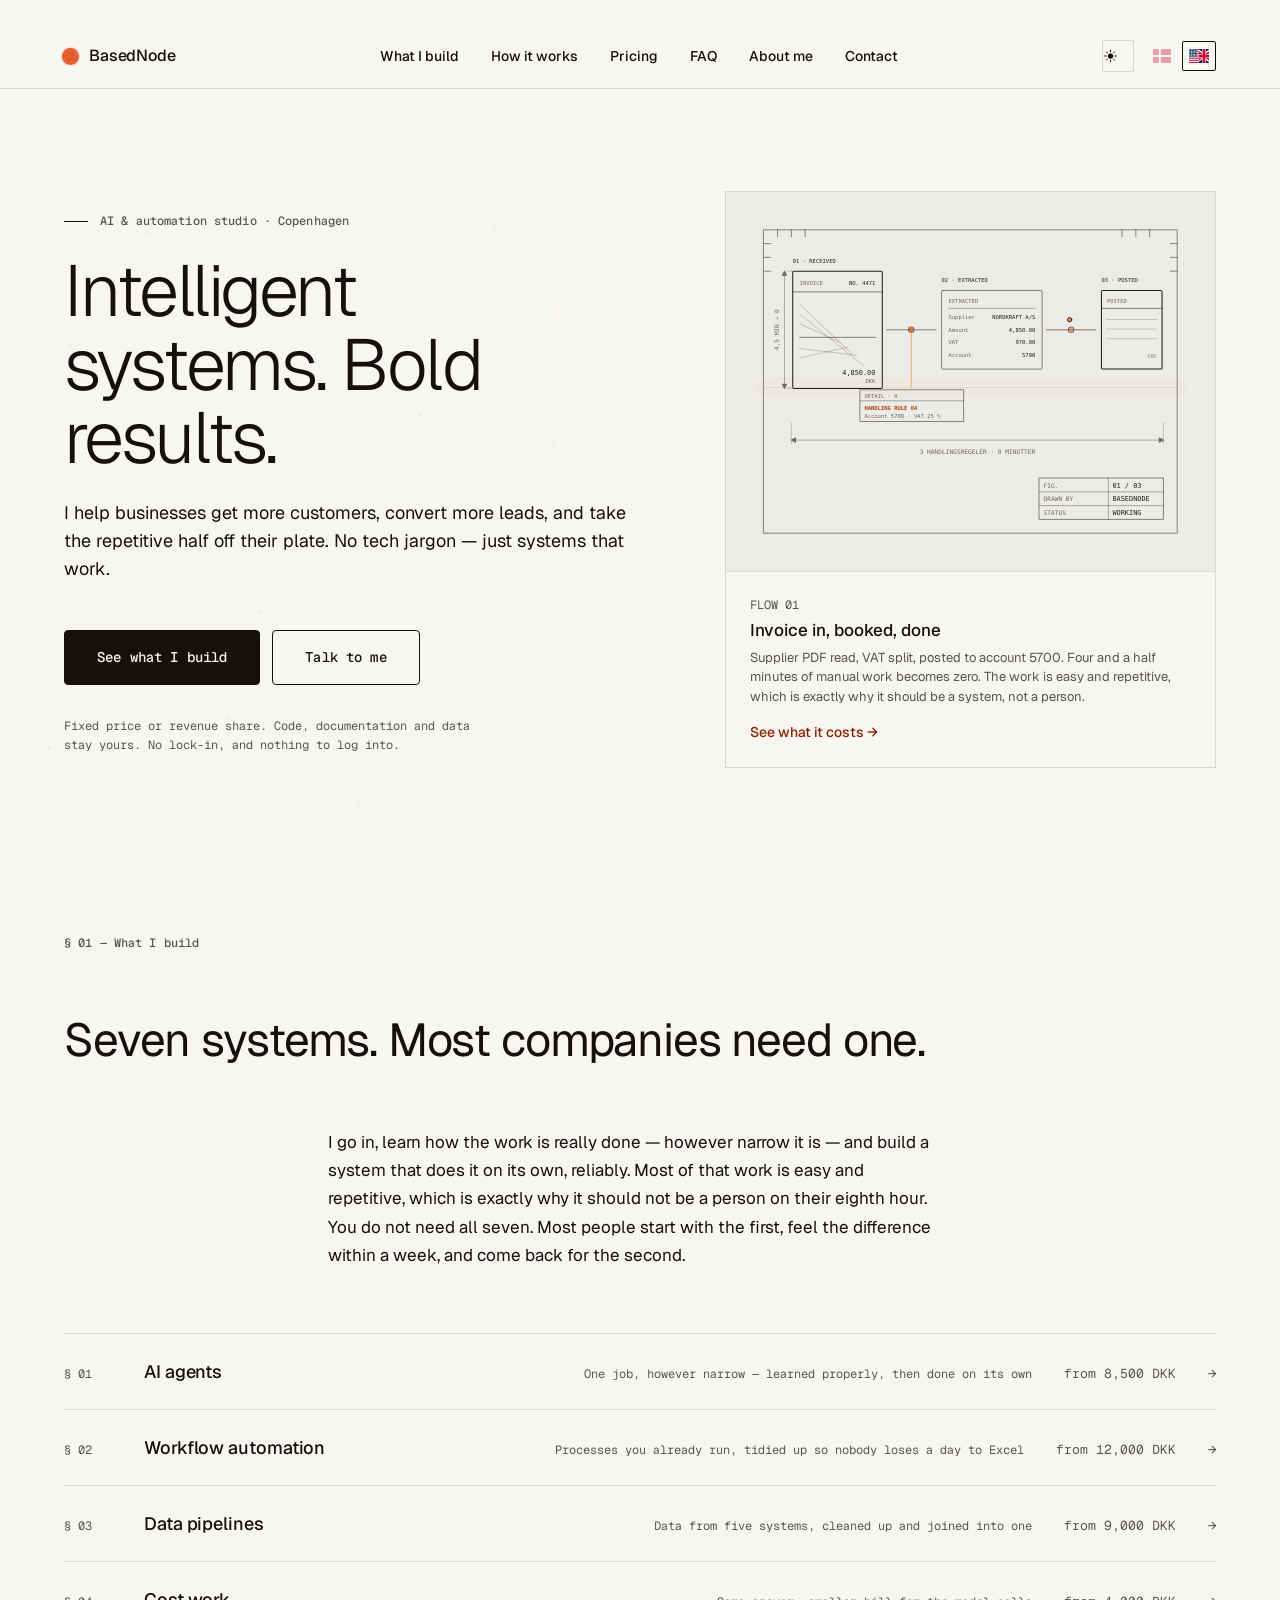
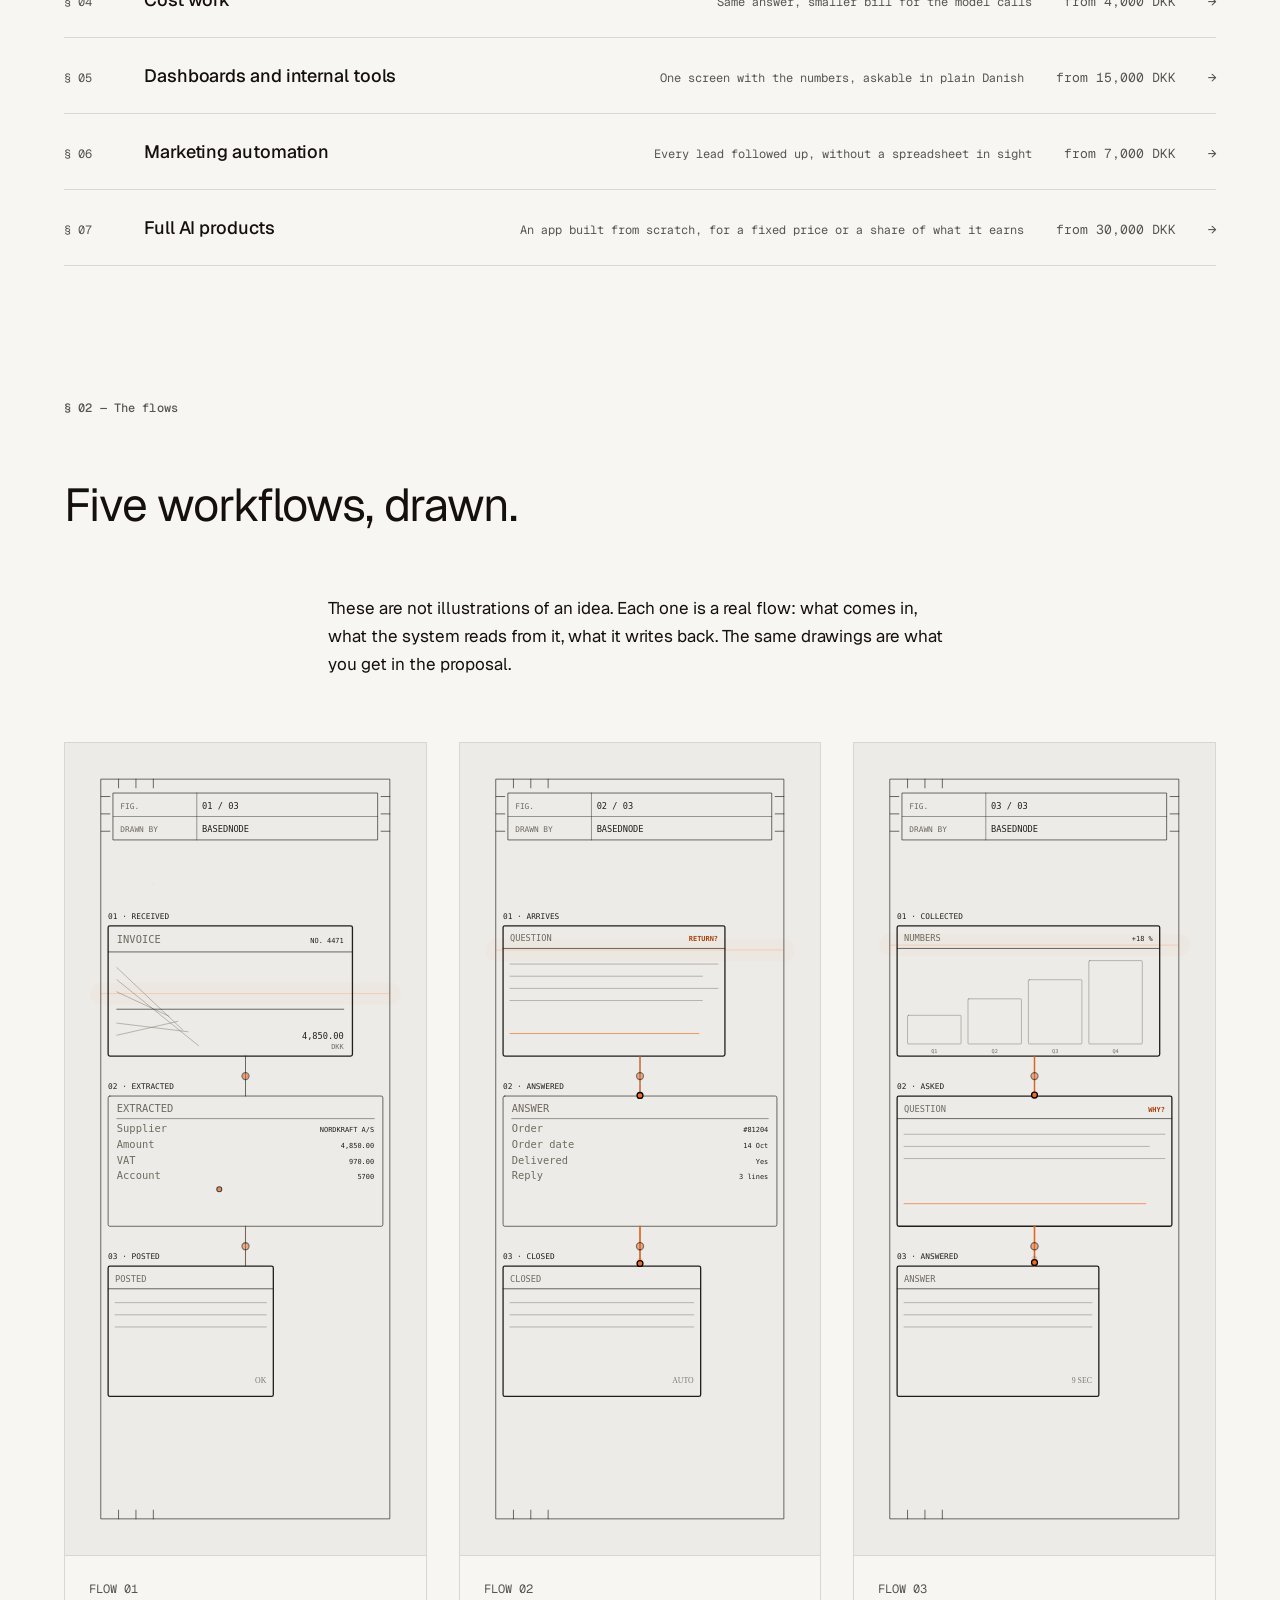
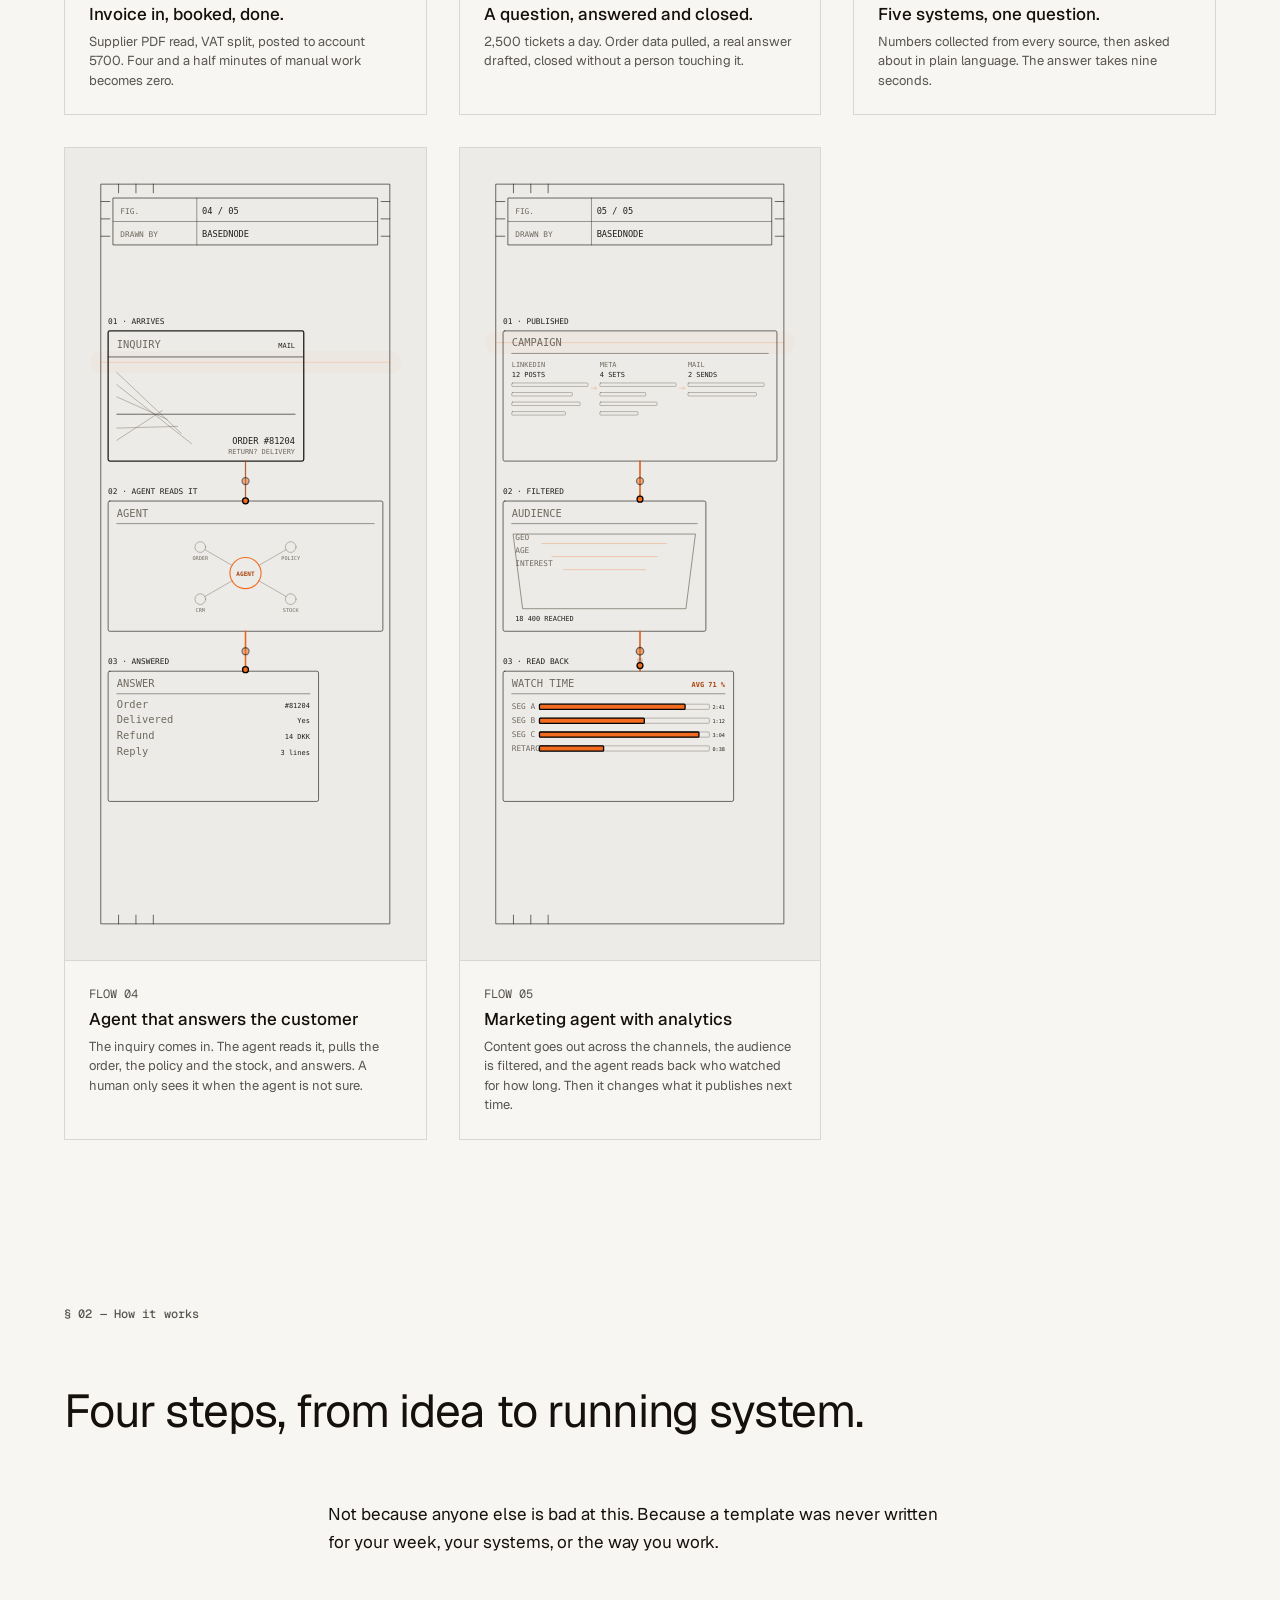
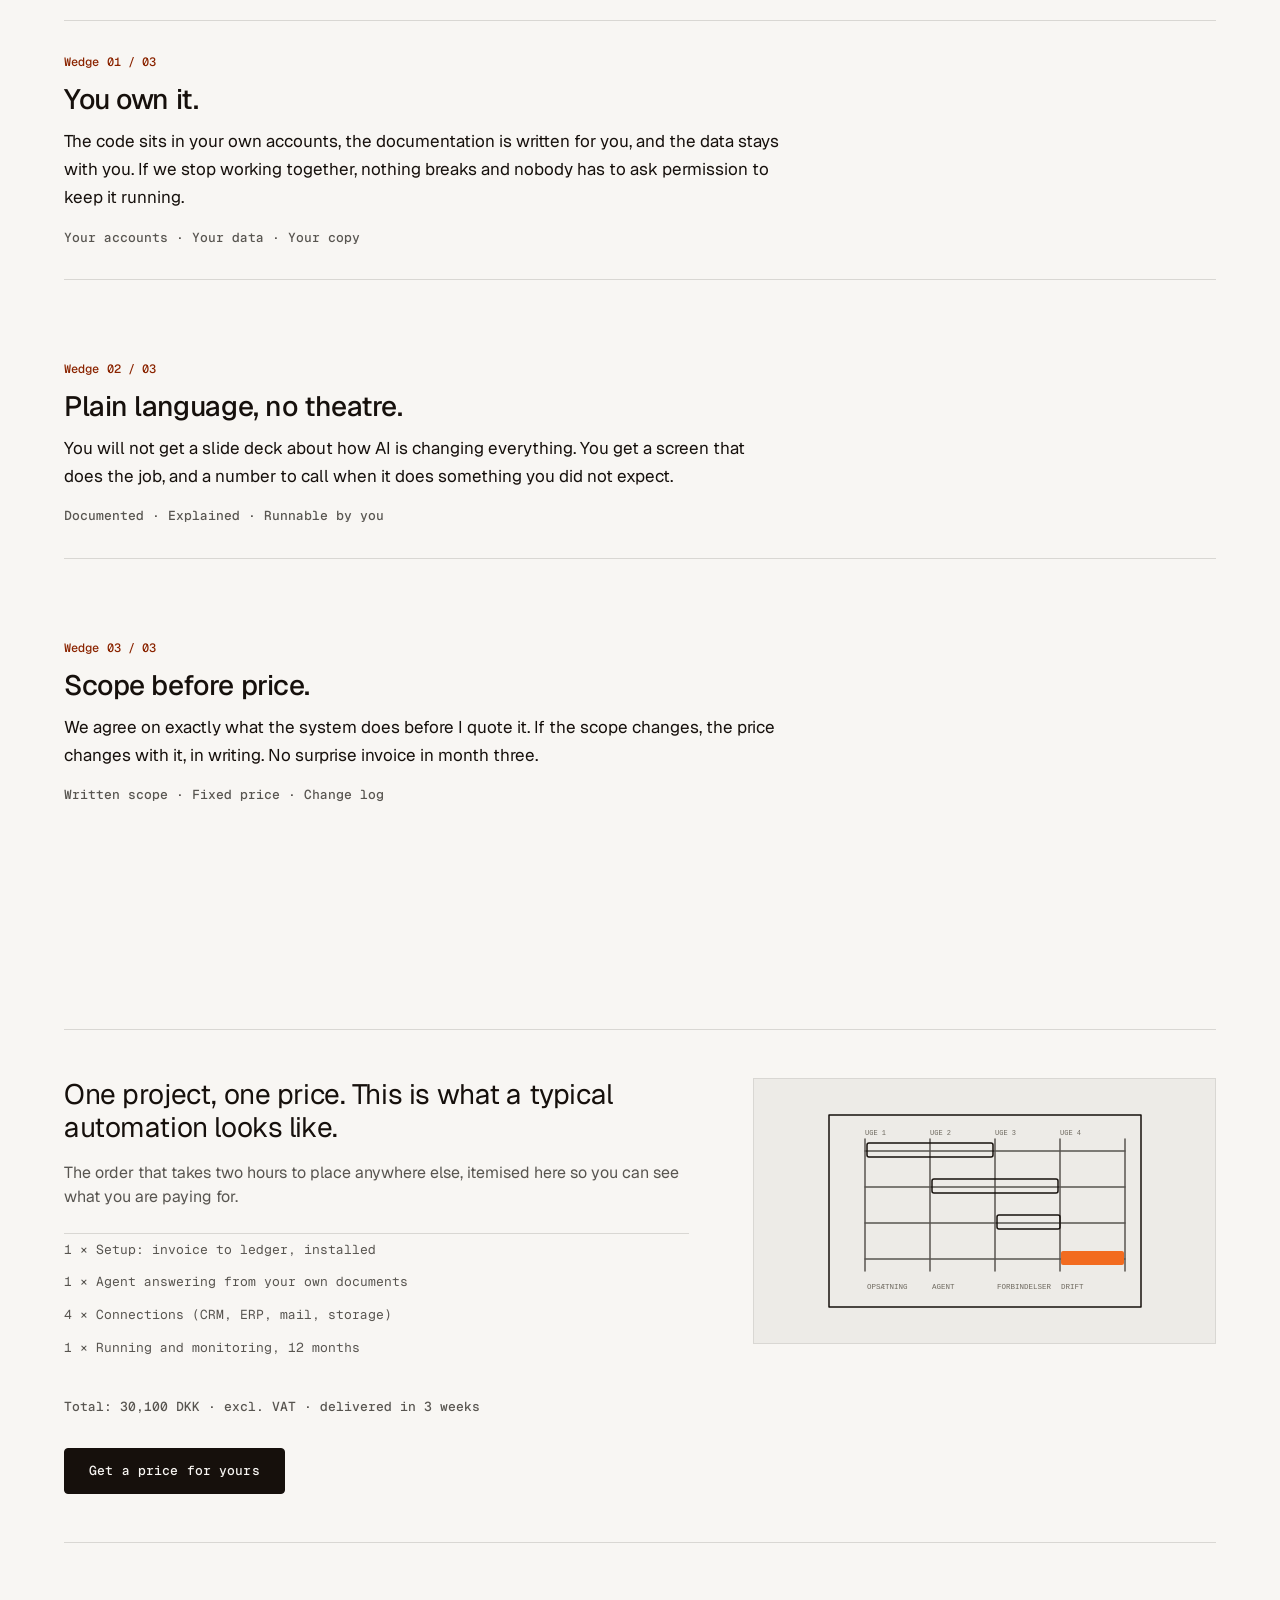
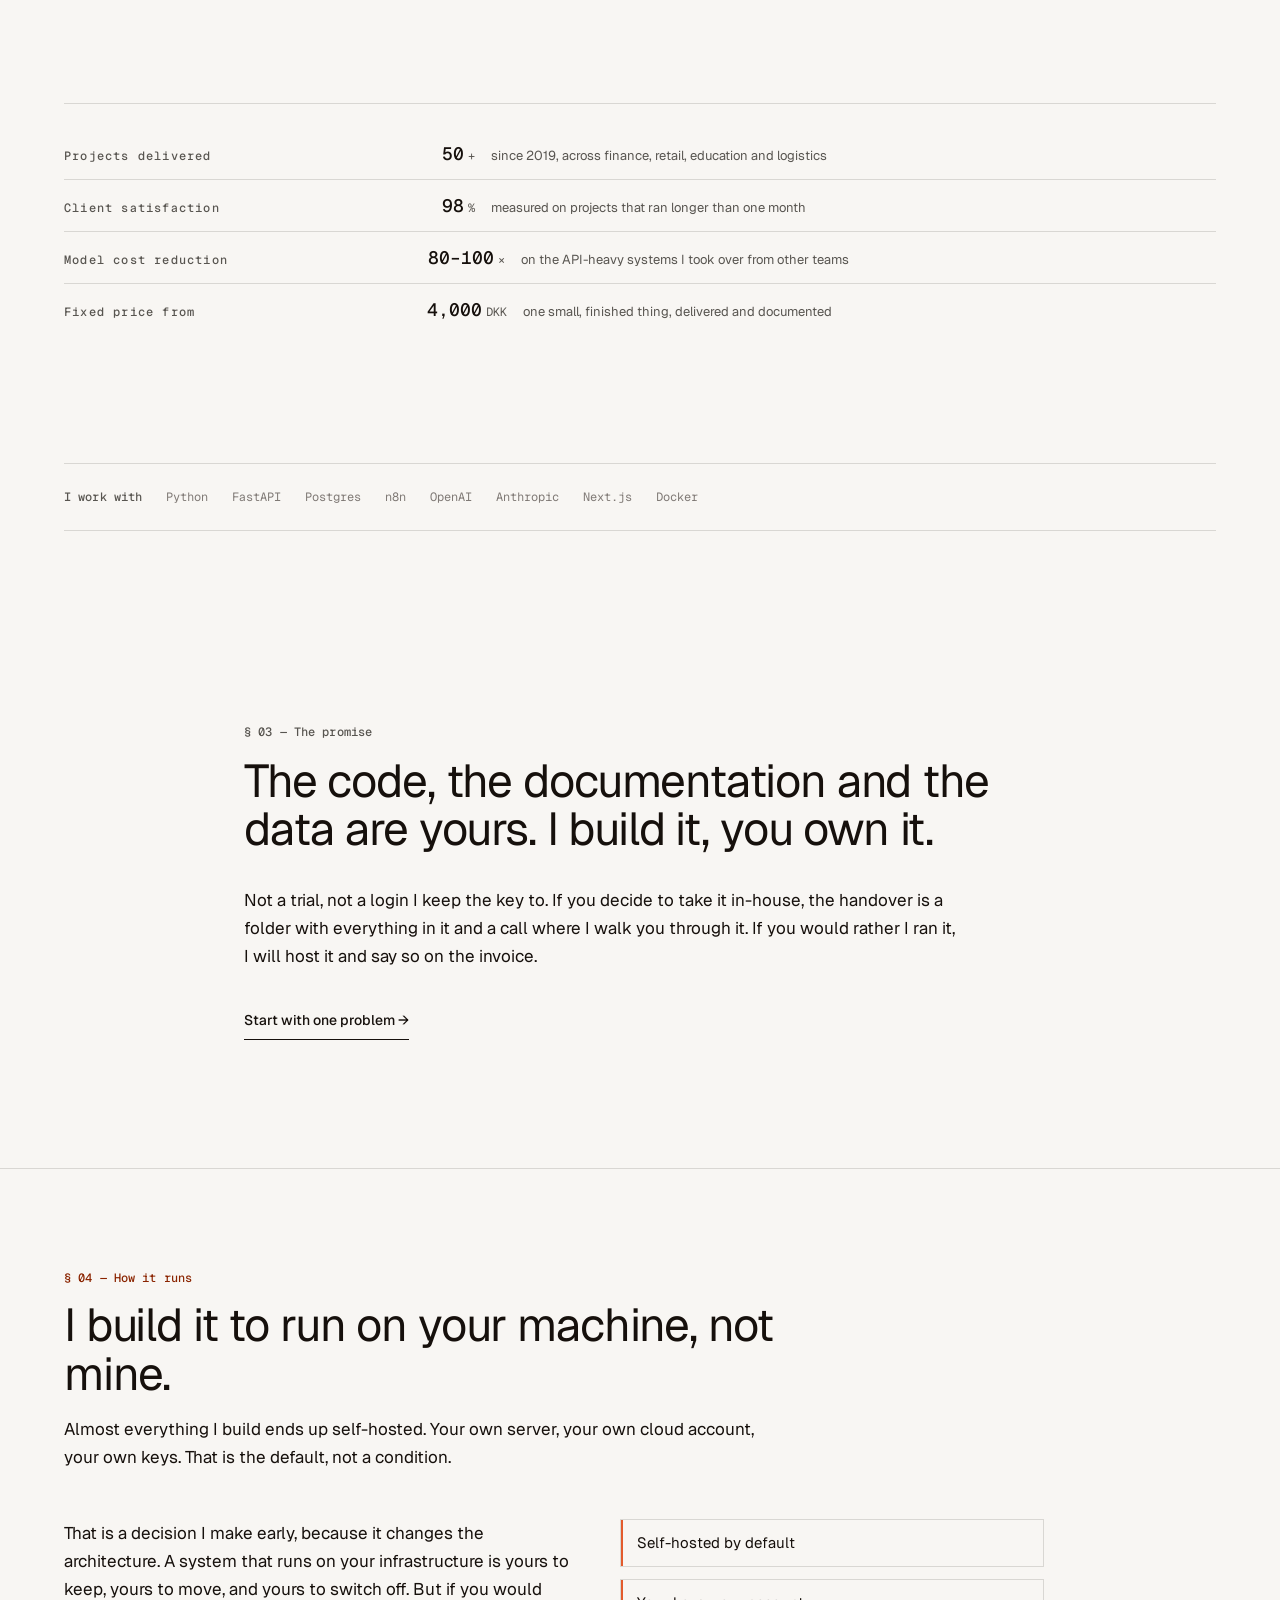
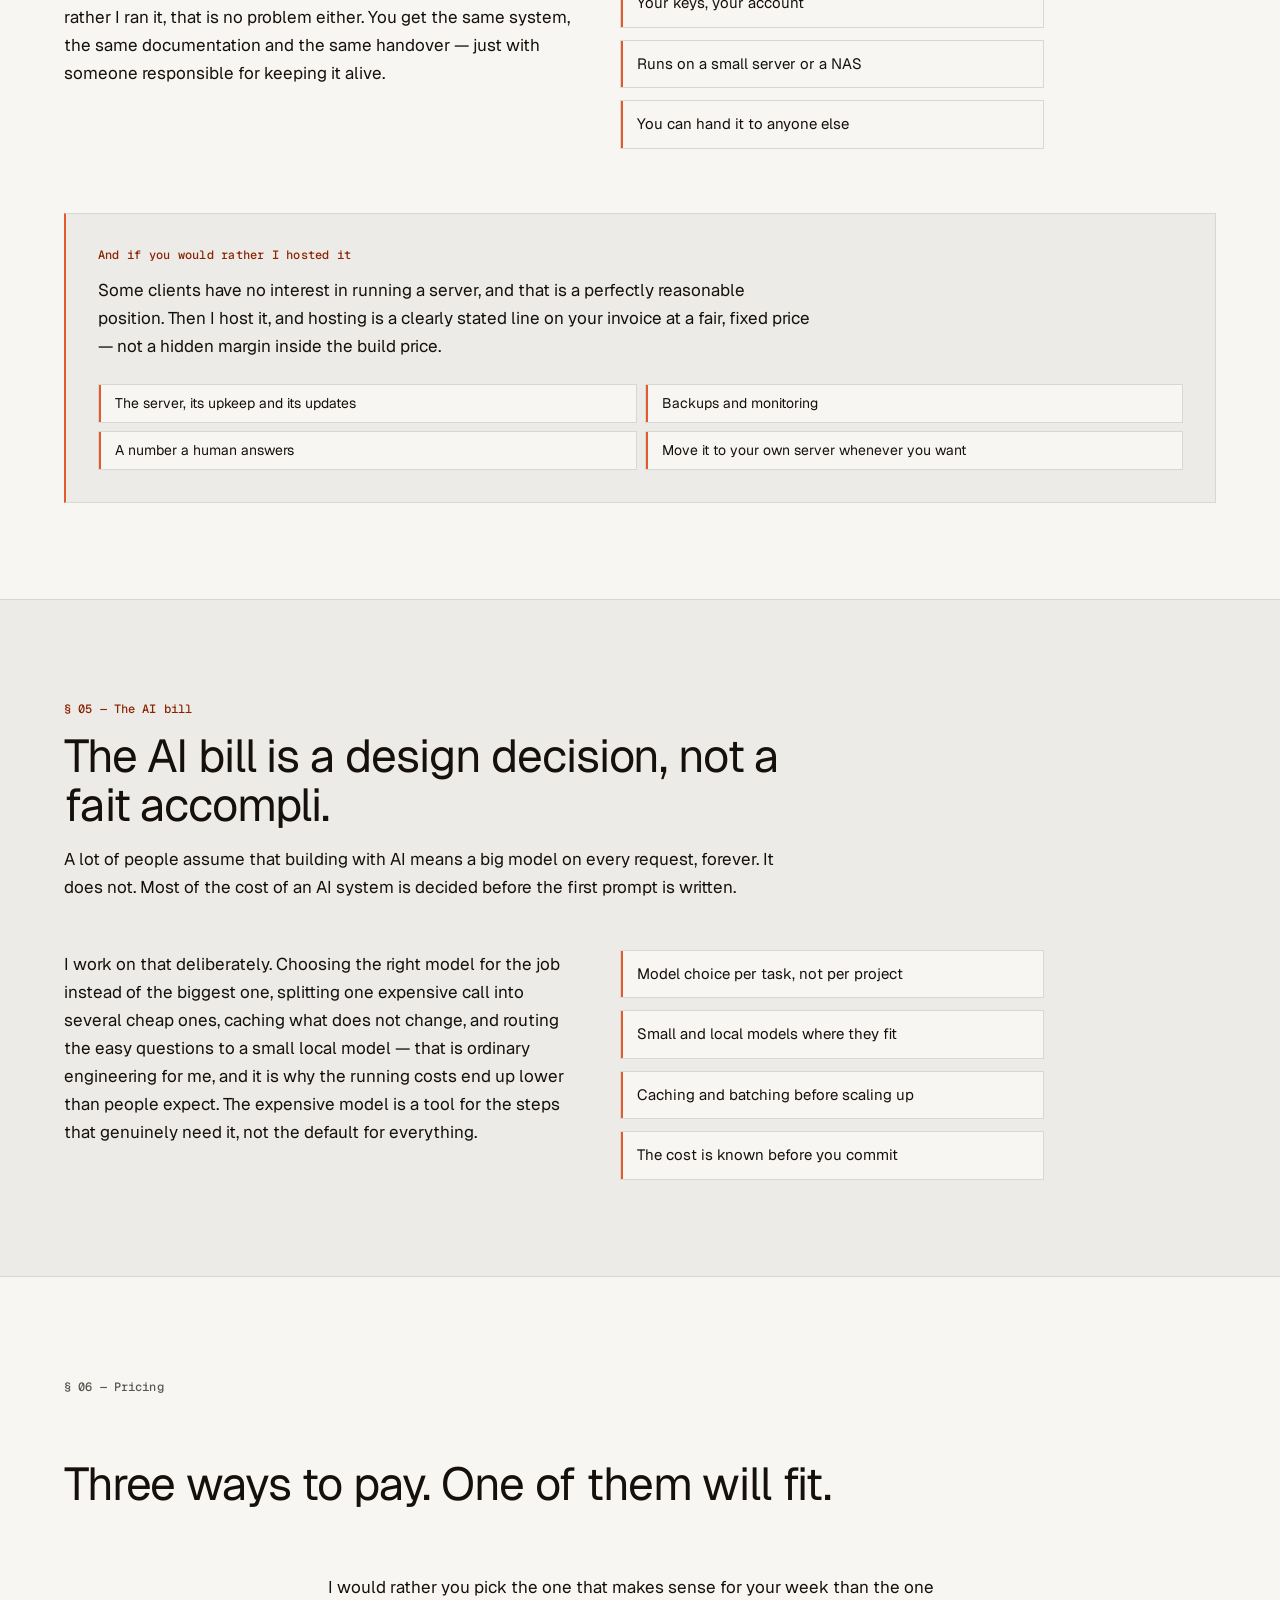
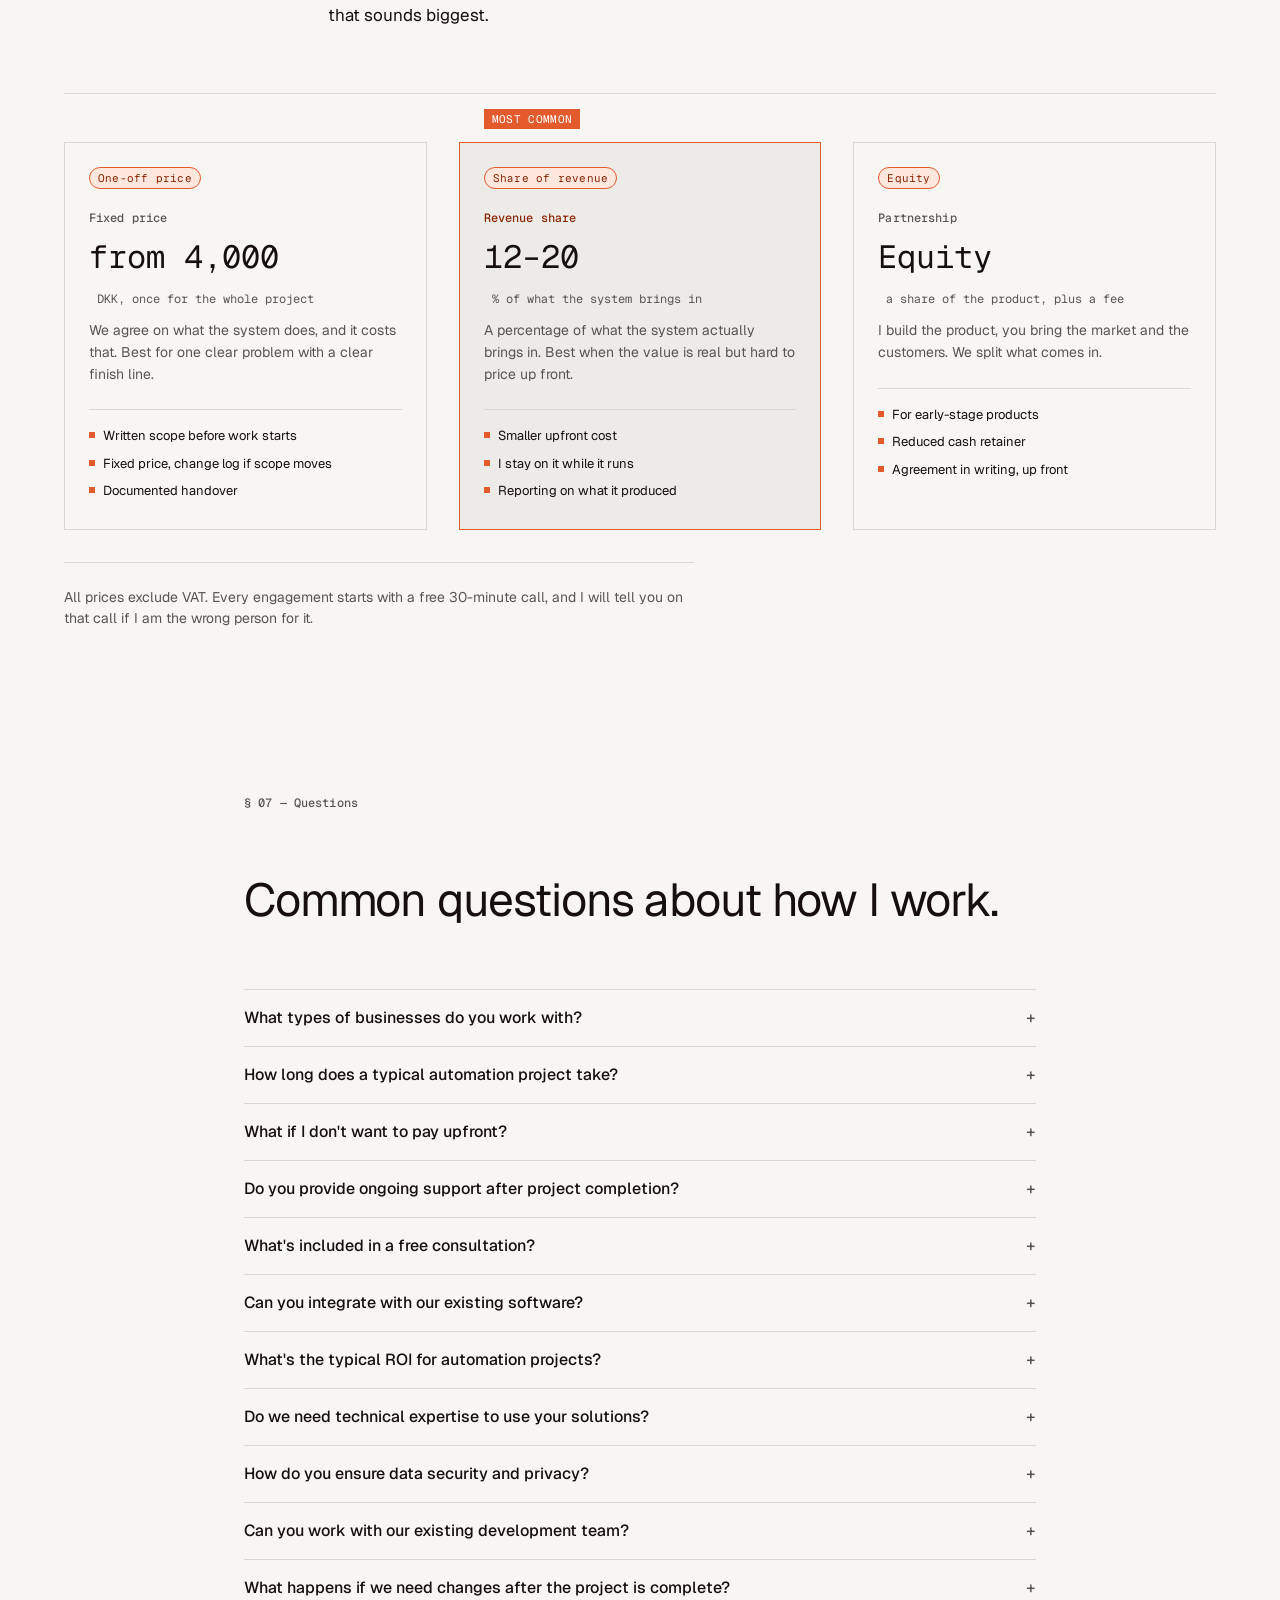
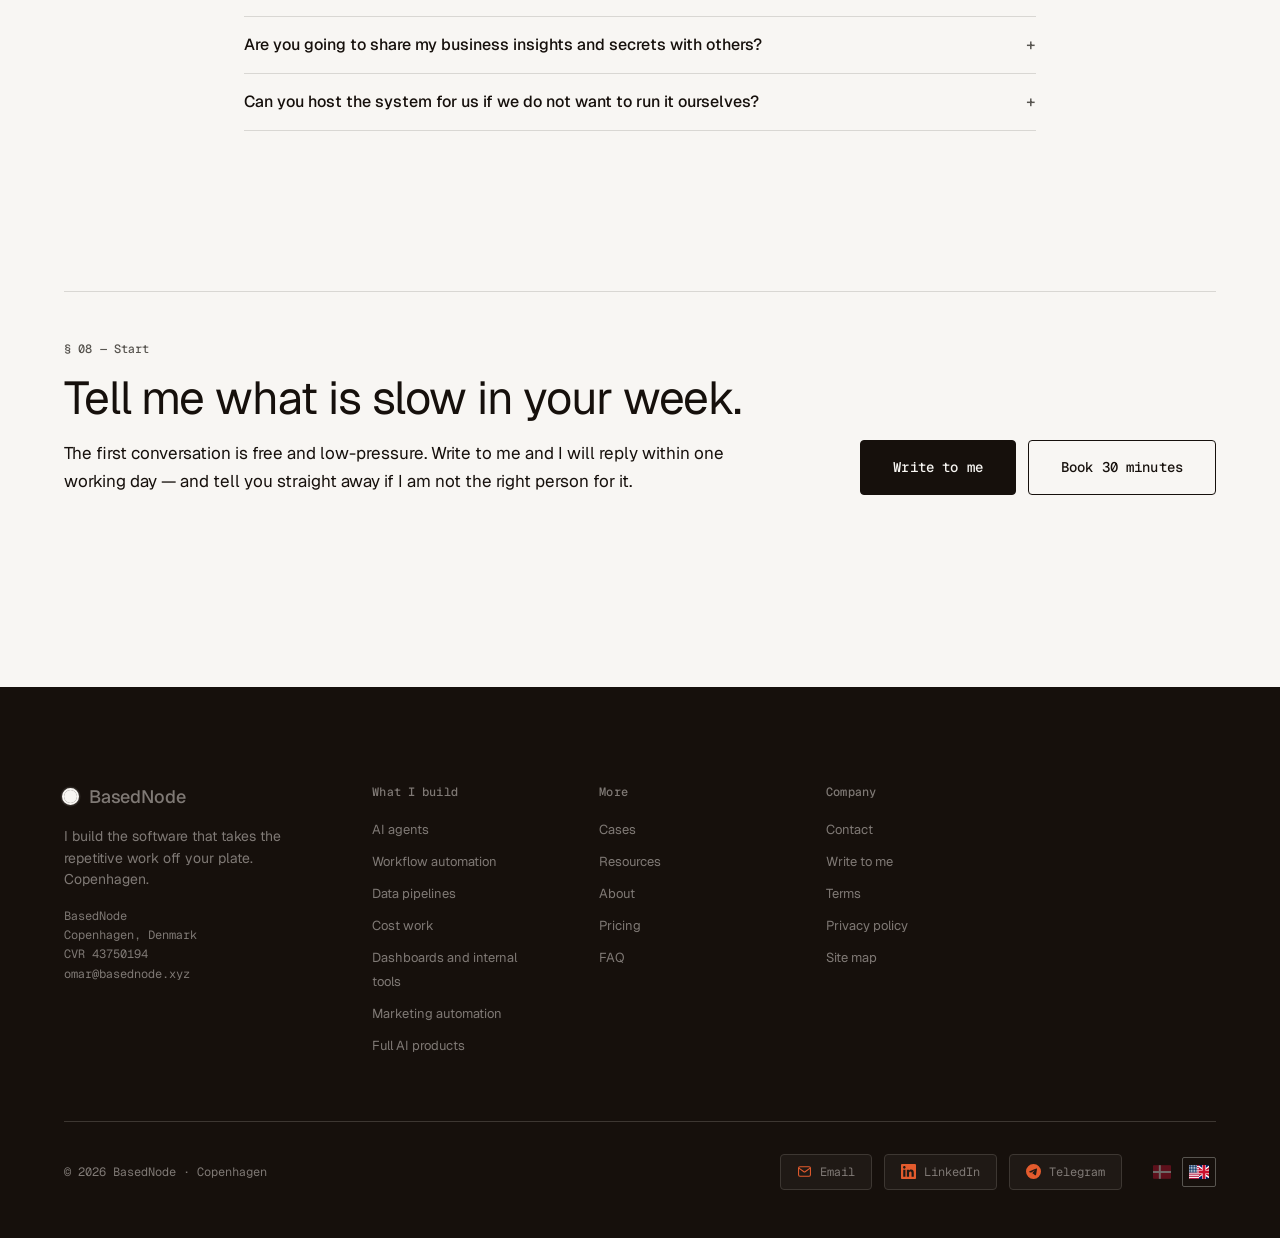
<file: index.html>
<!DOCTYPE html>
<html lang="en">
<head>
  <meta charset="UTF-8" />
  <meta name="viewport" content="width=device-width, initial-scale=1.0" />
  <meta name="theme-color" content="#F8F6F2" />
  <title>BasedNode — Intelligent systems. Bold results.</title>
  <meta name="description" content="BasedNode is Omar Jennane, a Copenhagen AI engineer. He helps businesses get more customers, convert more leads and take the repetitive half off their plate. Fixed price or revenue share." />
  <meta property="og:type" content="website" />
  <meta property="og:site_name" content="BasedNode" />
  <meta property="og:title" content="BasedNode — Intelligent systems. Bold results." />
  <meta property="og:description" content="BasedNode is Omar Jennane, a Copenhagen AI engineer. He helps businesses get more customers, convert more leads and take the repetitive half off their plate. Fixed price or revenue share." />
  <meta property="og:url" content="https://ikkeomar.github.io/basednode-office/" />
  <meta name="twitter:card" content="summary" />
  <meta name="twitter:title" content="BasedNode — Intelligent systems. Bold results." />
  <meta name="twitter:description" content="BasedNode is Omar Jennane, a Copenhagen AI engineer. He helps businesses get more customers, convert more leads and take the repetitive half off their plate. Fixed price or revenue share." />
  <link rel="canonical" href="https://ikkeomar.github.io/basednode-office/" />
  <link rel="preconnect" href="https://fonts.googleapis.com" />
  <link rel="preconnect" href="https://fonts.gstatic.com" crossorigin />
  <link href="https://fonts.googleapis.com/css2?family=Geist:wght@200;300;400;500;600;700&family=Geist+Mono:wght@400;500;600&family=IBM+Plex+Mono:wght@400;500&display=swap" rel="stylesheet" />
  <link rel="stylesheet" href="styles.css" />
  <link rel="icon" href="_assets/favicon.svg" type="image/svg+xml" />
  <script>
    /* Mark the document as script-enabled BEFORE the body renders, so
       the reveal animation can hide its targets without a flash of
       visible-then-hidden content. Without this class the content is
       simply visible — a page of invisible sections is far worse than
       a page with no animation.

       The timer is the safety net: if app.js never runs, everything is
       revealed after four seconds rather than staying at opacity 0. */
    (function () {
      var d = document.documentElement;
      d.classList.add("js");
      window.__bnRevealFallback = setTimeout(function () {
        d.classList.add("reveal-all");
      }, 4000);

      /* Set the theme BEFORE the body renders. If this waits for
         app.js, a reader on a dark desktop sees a flash of the light
         theme on every page load — the classic theme bug. The stored
         preference wins; without one, the operating system decides. */
      try {
        var stored = localStorage.getItem("bn-theme");
        if (!stored) {
          stored = window.matchMedia && window.matchMedia("(prefers-color-scheme: dark)").matches
            ? "dark" : "light";
        }
        d.setAttribute("data-theme", stored);
        var meta = document.querySelector('meta[name="theme-color"]');
        if (meta) meta.setAttribute("content", stored === "dark" ? "#1A1917" : "#F8F6F2");
      } catch (e) {
        d.setAttribute("data-theme", "light");
      }
    })();
  </script>
</head>
<body data-page="home">

  <!-- The ambient particle field. The same idea as basednode.xyz: a
       fixed canvas behind the content, drifting slowly. It is
       decorative, so it is hidden from assistive technology and it
       stops itself when the reader has asked for less motion. -->
  <canvas id="bn-particles" aria-hidden="true"></canvas>

  <a class="skip-to-content" href="#main" data-i18n="skip_to_content">Skip to content</a>

  <header class="topnav">
    <div class="container topnav__inner">
      <a href="./" class="topnav__logo" aria-label="BasedNode home">
        <span class="topnav__logo-mark" aria-hidden="true"></span>
        <span>BasedNode</span>
      </a>
      <nav aria-label="Primary">
        <ul class="topnav__links">          <li><a href="#services" data-i18n="services">What I build</a></li>
          <li><a href="#how" data-i18n="how">How it works</a></li>
          <li><a href="#pricing" data-i18n="pricing">Pricing</a></li>
          <li><a href="#faq" data-i18n="faq">FAQ</a></li>
          <li><a href="about" data-i18n="about">About me</a></li>
          <li><a href="contact" data-i18n="contact">Contact</a></li></ul>
      </nav>
      <div class="topnav__actions">
        <button class="theme-toggle" type="button" id="themeToggle" aria-pressed="false" aria-label="Switch to dark mode">
          <svg class="theme-toggle__icon theme-toggle__icon--sun" viewBox="0 0 24 24" aria-hidden="true" focusable="false">
            <circle cx="12" cy="12" r="4.2" fill="currentColor" stroke="none"/>
            <g stroke="currentColor" stroke-width="1.6" stroke-linecap="round">
              <line x1="12" y1="2.6" x2="12" y2="5.2"/>
              <line x1="12" y1="18.8" x2="12" y2="21.4"/>
              <line x1="2.6" y1="12" x2="5.2" y2="12"/>
              <line x1="18.8" y1="12" x2="21.4" y2="12"/>
              <line x1="5.4" y1="5.4" x2="7.2" y2="7.2"/>
              <line x1="16.8" y1="16.8" x2="18.6" y2="18.6"/>
              <line x1="5.4" y1="18.6" x2="7.2" y2="16.8"/>
              <line x1="16.8" y1="7.2" x2="18.6" y2="5.4"/>
            </g>
          </svg>
          <svg class="theme-toggle__icon theme-toggle__icon--moon" viewBox="0 0 24 24" aria-hidden="true" focusable="false">
            <path d="M20 14.2A8.4 8.4 0 0 1 9.8 4a8.4 8.4 0 1 0 10.2 10.2z" fill="currentColor" stroke="none"/>
          </svg>
        </button>
        <div class="lang-switch" role="group" aria-label="Language">
        <button class="lang-switch__opt" type="button" data-lang-toggle data-lang-target="da" aria-pressed="false" aria-label="Vis på dansk">
          <svg class="lang-flag" viewBox="0 0 37 28" preserveAspectRatio="xMidYMid meet" aria-hidden="true" focusable="false"><rect width="37" height="28" fill="#D21034"/><rect x="12" width="4" height="28" fill="#FFFFFF"/><rect y="12" width="37" height="4" fill="#FFFFFF"/></svg>
        </button>
        <button class="lang-switch__opt" type="button" data-lang-toggle data-lang-target="en" aria-pressed="false" aria-label="Show in English">
          <svg class="lang-flag" viewBox="0 0 40 28" preserveAspectRatio="xMidYMid meet" aria-hidden="true" focusable="false"><svg x="0" y="0" width="20.00" height="28" viewBox="0 0 20.00 28" preserveAspectRatio="xMidYMid slice"><rect width="40" height="28" fill="#FFFFFF"/><rect y="0.000" width="40" height="2.154" fill="#B31942"/><rect y="4.308" width="40" height="2.154" fill="#B31942"/><rect y="8.615" width="40" height="2.154" fill="#B31942"/><rect y="12.923" width="40" height="2.154" fill="#B31942"/><rect y="17.231" width="40" height="2.154" fill="#B31942"/><rect y="21.538" width="40" height="2.154" fill="#B31942"/><rect y="25.846" width="40" height="2.154" fill="#B31942"/><rect width="16.000" height="15.077" fill="#0A3161"/><circle cx="1.60" cy="1.51" r="1.15" fill="#FFFFFF"/><circle cx="4.80" cy="1.51" r="1.15" fill="#FFFFFF"/><circle cx="8.00" cy="1.51" r="1.15" fill="#FFFFFF"/><circle cx="11.20" cy="1.51" r="1.15" fill="#FFFFFF"/><circle cx="14.40" cy="1.51" r="1.15" fill="#FFFFFF"/><circle cx="1.60" cy="4.52" r="1.15" fill="#FFFFFF"/><circle cx="4.80" cy="4.52" r="1.15" fill="#FFFFFF"/><circle cx="8.00" cy="4.52" r="1.15" fill="#FFFFFF"/><circle cx="11.20" cy="4.52" r="1.15" fill="#FFFFFF"/><circle cx="14.40" cy="4.52" r="1.15" fill="#FFFFFF"/><circle cx="1.60" cy="7.54" r="1.15" fill="#FFFFFF"/><circle cx="4.80" cy="7.54" r="1.15" fill="#FFFFFF"/><circle cx="8.00" cy="7.54" r="1.15" fill="#FFFFFF"/><circle cx="11.20" cy="7.54" r="1.15" fill="#FFFFFF"/><circle cx="14.40" cy="7.54" r="1.15" fill="#FFFFFF"/><circle cx="1.60" cy="10.55" r="1.15" fill="#FFFFFF"/><circle cx="4.80" cy="10.55" r="1.15" fill="#FFFFFF"/><circle cx="8.00" cy="10.55" r="1.15" fill="#FFFFFF"/><circle cx="11.20" cy="10.55" r="1.15" fill="#FFFFFF"/><circle cx="14.40" cy="10.55" r="1.15" fill="#FFFFFF"/><circle cx="1.60" cy="13.57" r="1.15" fill="#FFFFFF"/><circle cx="4.80" cy="13.57" r="1.15" fill="#FFFFFF"/><circle cx="8.00" cy="13.57" r="1.15" fill="#FFFFFF"/><circle cx="11.20" cy="13.57" r="1.15" fill="#FFFFFF"/><circle cx="14.40" cy="13.57" r="1.15" fill="#FFFFFF"/></svg><svg x="20.00" y="0" width="20.00" height="28" viewBox="8 0 24 28" preserveAspectRatio="xMidYMid slice"><rect width="40" height="28" fill="#012169"/><polygon points="8.40,0 40,23.80 40,32.20 0,8.40" fill="#FFFFFF"/><polygon points="31.60,0 40,4.20 0,32.20 0,23.80" fill="#FFFFFF"/><polygon points="3.40,0 40,26.30 40,29.70 0,3.40" fill="#C8102E"/><polygon points="36.60,0 40,1.70 0,29.70 0,26.30" fill="#C8102E"/><rect x="16.40" width="7.20" height="28" fill="#FFFFFF"/><rect y="10.40" width="40" height="7.20" fill="#FFFFFF"/><rect x="17.26" width="5.47" height="28" fill="#C8102E"/><rect y="11.26" width="40" height="5.47" fill="#C8102E"/></svg></svg>
        </button>
      </div>
        <button class="topnav__menu-btn" data-menu-btn aria-label="Open menu" aria-expanded="false" aria-controls="mobile-menu">
          <svg class="icon-open" width="20" height="20" viewBox="0 0 256 256" fill="none" stroke="currentColor" stroke-width="16" stroke-linecap="round" stroke-linejoin="round" aria-hidden="true">
            <line x1="40" y1="64" x2="216" y2="64"/>
            <line x1="40" y1="128" x2="216" y2="128"/>
            <line x1="40" y1="192" x2="216" y2="192"/>
          </svg>
          <svg class="icon-close" width="20" height="20" viewBox="0 0 256 256" fill="none" stroke="currentColor" stroke-width="16" stroke-linecap="round" stroke-linejoin="round" aria-hidden="true">
            <line x1="72" y1="72" x2="184" y2="184"/>
            <line x1="184" y1="72" x2="72" y2="184"/>
          </svg>
        </button>
      </div>
    </div>

    <!-- Panel lives INSIDE the sticky header so it drops out of the bar
         instead of scrolling away with the page. -->
    <nav class="mobile-menu" id="mobile-menu" data-mobile-menu aria-hidden="true" aria-label="Mobile">
      <ul>        <li><a href="#services" data-i18n="services">What I build</a></li>
        <li><a href="#how" data-i18n="how">How it works</a></li>
        <li><a href="#pricing" data-i18n="pricing">Pricing</a></li>
        <li><a href="#faq" data-i18n="faq">FAQ</a></li>
        <li><a href="about" data-i18n="about">About me</a></li>
        <li><a href="contact" data-i18n="contact">Contact</a></li></ul>
    </nav>
  </header>

  <!-- Tap-outside scrim, sits behind the panel -->
  <div class="nav-scrim" data-nav-scrim hidden></div>

  <main id="main">

    <!-- ══ HERO — copy left, the workflow drawing right ══ -->
    <section class="hero">
      <div class="container">
        <div class="hero__grid">

          <div class="hero__text">
            <span class="hero__eyebrow hero-enter" style="--d:0ms" data-i18n="hero_eyebrow">AI & automation studio · Copenhagen</span>
            <h1 class="display-xl hero__title hero-enter" style="--d:90ms" data-i18n="hero_title">Intelligent systems. Bold results.</h1>
            <p class="hero__sub hero-enter" style="--d:180ms" data-i18n="hero_sub">I help businesses get more customers, convert more leads, and take the repetitive half off their plate. No tech jargon — just systems that work.</p>

            <div class="hero__ctas">
              <a href="#services" class="btn btn--primary btn--lg hero-enter" style="--d:270ms" data-i18n="hero_cta1">See what I build</a>
              <a href="#contact" class="btn btn--secondary btn--lg hero-enter" style="--d:340ms" data-i18n="hero_cta2">Talk to me</a>
            </div>
            <p class="hero__hint hero-enter" style="--d:410ms" data-i18n="hero_hint">Fixed price or revenue share. Code, documentation and data stay yours. No lock-in, and nothing to log into.</p>
          </div>

          <!-- The one decisive visual: a real schematic of the work being automated -->
          <a href="#how" class="hero__drawing hero-enter" style="--d:220ms">
            <div class="hero__drawing-frame">
              <span class="flow-img" data-flow="invoice"><img class="flow-img__wide" src="_assets/illustrations/flow-invoice-en.svg" alt="Schematic of an invoice being received, read and posted to the ledger" /><img class="flow-img__narrow" src="_assets/illustrations/flow-invoice-en-m.svg" alt="" aria-hidden="true" /><img class="flow-img__wide flow-img__dark" src="_assets/illustrations/flow-invoice-en-d.svg" alt="Schematic of an invoice being received, read and posted to the ledger" /><img class="flow-img__narrow flow-img__dark" src="_assets/illustrations/flow-invoice-en-dm.svg" alt="" aria-hidden="true" /></span>
            </div>
            <div class="hero__drawing-meta">
              <span class="hero__drawing-sku">FLOW 01</span>
              <span class="hero__drawing-name" data-i18n="drawing_name">Invoice in, booked, done</span>
              <span class="hero__drawing-spec" data-i18n="drawing_spec">Supplier PDF read, VAT split, posted to account 5700. Four and a half minutes of manual work becomes zero. The work is easy and repetitive, which is exactly why it should be a system, not a person.</span>
              <span class="hero__drawing-link" data-i18n="drawing_link">See what it costs →</span>
            </div>
          </a>

        </div>
      </div>
    </section>

    <!-- ══ 01 — WHAT I BUILD ══ -->
    <section class="tight" id="services">
      <div class="container">
        <div class="section-head section-head__editorial">
          <span class="micro-label" data-i18n="s1_label">§ 01 — What I build</span>
          <h2 class="display-lg" data-i18n="s1_title">Seven systems. Most companies need one.</h2>
          <p class="prose" data-i18n="s1_desc">I go in, learn how the work is really done — however narrow it is — and build a system that does it on its own, reliably. Most of that work is easy and repetitive, which is exactly why it should not be a person on their eighth hour. You do not need all seven. Most people start with the first, feel the difference within a week, and come back for the second.</p>
        </div>

        <div class="cat-dir" aria-label="Services">
          <a class="cat-dir__row" href="#contact">
            <span class="cat-dir__num">§ 01</span>
            <span class="cat-dir__name" data-i18n="svc1_name">AI agents</span>
            <span class="cat-dir__lead" data-i18n="svc1_lead">One job, however narrow — learned properly, then done on its own</span>
            <span class="cat-dir__count" data-i18n="svc1_price">from 8,500 DKK</span>
            <span class="cat-dir__arrow">→</span>
          </a>
          <a class="cat-dir__row" href="#contact">
            <span class="cat-dir__num">§ 02</span>
            <span class="cat-dir__name" data-i18n="svc2_name">Workflow automation</span>
            <span class="cat-dir__lead" data-i18n="svc2_lead">Processes you already run, tidied up so nobody loses a day to Excel</span>
            <span class="cat-dir__count" data-i18n="svc2_price">from 12,000 DKK</span>
            <span class="cat-dir__arrow">→</span>
          </a>
          <a class="cat-dir__row" href="#contact">
            <span class="cat-dir__num">§ 03</span>
            <span class="cat-dir__name" data-i18n="svc3_name">Data pipelines</span>
            <span class="cat-dir__lead" data-i18n="svc3_lead">Data from five systems, cleaned up and joined into one</span>
            <span class="cat-dir__count" data-i18n="svc3_price">from 9,000 DKK</span>
            <span class="cat-dir__arrow">→</span>
          </a>
          <a class="cat-dir__row" href="#contact">
            <span class="cat-dir__num">§ 04</span>
            <span class="cat-dir__name" data-i18n="svc4_name">Cost work</span>
            <span class="cat-dir__lead" data-i18n="svc4_lead">Same answer, smaller bill for the model calls</span>
            <span class="cat-dir__count" data-i18n="svc4_price">from 4,000 DKK</span>
            <span class="cat-dir__arrow">→</span>
          </a>
          <a class="cat-dir__row" href="#contact">
            <span class="cat-dir__num">§ 05</span>
            <span class="cat-dir__name" data-i18n="svc5_name">Dashboards and internal tools</span>
            <span class="cat-dir__lead" data-i18n="svc5_lead">One screen with the numbers, askable in plain Danish</span>
            <span class="cat-dir__count" data-i18n="svc5_price">from 15,000 DKK</span>
            <span class="cat-dir__arrow">→</span>
          </a>
          <a class="cat-dir__row" href="#contact">
            <span class="cat-dir__num">§ 06</span>
            <span class="cat-dir__name" data-i18n="svc6_name">Marketing automation</span>
            <span class="cat-dir__lead" data-i18n="svc6_lead">Every lead followed up, without a spreadsheet in sight</span>
            <span class="cat-dir__count" data-i18n="svc6_price">from 7,000 DKK</span>
            <span class="cat-dir__arrow">→</span>
          </a>
          <a class="cat-dir__row" href="#contact">
            <span class="cat-dir__num">§ 07</span>
            <span class="cat-dir__name" data-i18n="svc7_name">Full AI products</span>
            <span class="cat-dir__lead" data-i18n="svc7_lead">An app built from scratch, for a fixed price or a share of what it earns</span>
            <span class="cat-dir__count" data-i18n="svc7_price">from 30,000 DKK</span>
            <span class="cat-dir__arrow">→</span>
          </a>
        </div>
      </div>
    </section>

    <!-- ══ 02 — HOW IT WORKS ══ -->
    <!-- ══ FLOW DRAWINGS — three real workflows ══ -->
    <section class="tight" id="flows">
      <div class="container">
        <div class="section-head section-head__editorial">
          <span class="micro-label" data-i18n="flows_label">§ 02 — The flows</span>
          <h2 class="display-lg" data-i18n="flows_title">Five workflows, drawn.</h2>
          <p class="prose" data-i18n="flows_desc">These are not illustrations of an idea. Each one is a real flow: what comes in, what the system reads from it, what it writes back. The same drawings are what you get in the proposal.</p>
        </div>

        <div class="flow-grid">
          <figure class="flow-card" data-reveal="1">
            <div class="flow-card__frame">
              <span class="flow-img" data-flow="invoice"><img class="flow-img__wide" src="_assets/illustrations/flow-invoice-en.svg" alt="Invoice received, extracted and posted to the ledger" /><img class="flow-img__narrow" src="_assets/illustrations/flow-invoice-en-m.svg" alt="" aria-hidden="true" /><img class="flow-img__wide flow-img__dark" src="_assets/illustrations/flow-invoice-en-d.svg" alt="Invoice received, extracted and posted to the ledger" /><img class="flow-img__narrow flow-img__dark" src="_assets/illustrations/flow-invoice-en-dm.svg" alt="" aria-hidden="true" /></span>
            </div>
            <figcaption class="flow-card__meta">
              <span class="flow-card__sku" data-i18n="flow_invoice_sku">FLOW 01</span>
              <span class="flow-card__name" data-i18n="flow_invoice_name">Invoice in, booked, done.</span>
              <span class="flow-card__spec" data-i18n="flow_invoice_spec">Supplier PDF read, VAT split, posted to account 5700. Four and a half minutes of manual work becomes zero.</span>
            </figcaption>
          </figure>

          <figure class="flow-card" data-reveal="1">
            <div class="flow-card__frame">
              <span class="flow-img" data-flow="support"><img class="flow-img__wide" src="_assets/illustrations/flow-support-en.svg" alt="Customer question arriving, answered by the agent and closed in the ticketing system" /><img class="flow-img__narrow" src="_assets/illustrations/flow-support-en-m.svg" alt="" aria-hidden="true" /><img class="flow-img__wide flow-img__dark" src="_assets/illustrations/flow-support-en-d.svg" alt="Customer question arriving, answered by the agent and closed in the ticketing system" /><img class="flow-img__narrow flow-img__dark" src="_assets/illustrations/flow-support-en-dm.svg" alt="" aria-hidden="true" /></span>
            </div>
            <figcaption class="flow-card__meta">
              <span class="flow-card__sku" data-i18n="flow_support_sku">FLOW 02</span>
              <span class="flow-card__name" data-i18n="flow_support_name">A question, answered and closed.</span>
              <span class="flow-card__spec" data-i18n="flow_support_spec">2,500 tickets a day. Order data pulled, a real answer drafted, closed without a person touching it.</span>
            </figcaption>
          </figure>

          <figure class="flow-card" data-reveal="1">
            <div class="flow-card__frame">
              <span class="flow-img" data-flow="dashboard"><img class="flow-img__wide" src="_assets/illustrations/flow-dashboard-en.svg" alt="Numbers collected from several systems, queried in plain language and answered on one screen" /><img class="flow-img__narrow" src="_assets/illustrations/flow-dashboard-en-m.svg" alt="" aria-hidden="true" /><img class="flow-img__wide flow-img__dark" src="_assets/illustrations/flow-dashboard-en-d.svg" alt="Numbers collected from several systems, queried in plain language and answered on one screen" /><img class="flow-img__narrow flow-img__dark" src="_assets/illustrations/flow-dashboard-en-dm.svg" alt="" aria-hidden="true" /></span>
            </div>
            <figcaption class="flow-card__meta">
              <span class="flow-card__sku" data-i18n="flow_dashboard_sku">FLOW 03</span>
              <span class="flow-card__name" data-i18n="flow_dashboard_name">Five systems, one question.</span>
              <span class="flow-card__spec" data-i18n="flow_dashboard_spec">Numbers collected from every source, then asked about in plain language. The answer takes nine seconds.</span>
            </figcaption>
          </figure>

          <figure class="flow-card" data-reveal="1">
            <div class="flow-card__frame">
              <span class="flow-img" data-flow="agent"><img class="flow-img__wide" src="_assets/illustrations/flow-agent-en.svg" alt="A customer inquiry arriving, read by an agent that pulls order, policy and stock data, and answered automatically" /><img class="flow-img__narrow" src="_assets/illustrations/flow-agent-en-m.svg" alt="" aria-hidden="true" /><img class="flow-img__wide flow-img__dark" src="_assets/illustrations/flow-agent-en-d.svg" alt="A customer inquiry arriving, read by an agent that pulls order, policy and stock data, and answered automatically" /><img class="flow-img__narrow flow-img__dark" src="_assets/illustrations/flow-agent-en-dm.svg" alt="" aria-hidden="true" /></span>
            </div>
            <figcaption class="flow-card__meta">
              <span class="flow-card__sku" data-i18n="flow_agent_sku">FLOW 04</span>
              <span class="flow-card__name" data-i18n="flow_agent_name">Agent that answers the customer</span>
              <span class="flow-card__spec" data-i18n="flow_agent_spec">The inquiry comes in. The agent reads it, pulls the order, the policy and the stock, and answers. A human only sees it when the agent is not sure.</span>
            </figcaption>
          </figure>

          <figure class="flow-card" data-reveal="1">
            <div class="flow-card__frame">
              <span class="flow-img" data-flow="marketing"><img class="flow-img__wide" src="_assets/illustrations/flow-marketing-en.svg" alt="A marketing agent publishing across channels, filtering the audience, and reading back who watched for how long" /><img class="flow-img__narrow" src="_assets/illustrations/flow-marketing-en-m.svg" alt="" aria-hidden="true" /><img class="flow-img__wide flow-img__dark" src="_assets/illustrations/flow-marketing-en-d.svg" alt="A marketing agent publishing across channels, filtering the audience, and reading back who watched for how long" /><img class="flow-img__narrow flow-img__dark" src="_assets/illustrations/flow-marketing-en-dm.svg" alt="" aria-hidden="true" /></span>
            </div>
            <figcaption class="flow-card__meta">
              <span class="flow-card__sku" data-i18n="flow_marketing_sku">FLOW 05</span>
              <span class="flow-card__name" data-i18n="flow_marketing_name">Marketing agent with analytics</span>
              <span class="flow-card__spec" data-i18n="flow_marketing_spec">Content goes out across the channels, the audience is filtered, and the agent reads back who watched for how long. Then it changes what it publishes next time.</span>
            </figcaption>
          </figure>
        </div>
      </div>
    </section>

    <section id="how">
      <div class="container">
        <div class="section-head section-head__editorial">
          <span class="micro-label" data-i18n="s2_label">§ 02 — How it works</span>
          <h2 class="display-lg" data-i18n="s2_title">Four steps, from idea to running system.</h2>
          <p class="prose" data-i18n="s2_desc">Not because anyone else is bad at this. Because a template was never written for your week, your systems, or the way you work.</p>
        </div>

        <div class="wedge-list">
          <div class="wedge-item" data-reveal="1">
            <span class="micro-label micro-label--accent wedge-item__label" data-i18n="wedge1_label">Wedge 01 / 03</span>
            <h3 class="h1 wedge-item__title" data-i18n="wedge1_title">You own it.</h3>
            <p class="prose" data-i18n="wedge1_desc">The code sits in your own accounts, the documentation is written for you, and the data stays with you. If we stop working together, nothing breaks and nobody has to ask permission to keep it running.</p>
            <p class="mono-data muted wedge-item__meta" data-i18n="wedge1_meta">Your accounts · Your data · Your copy</p>
          </div>
          <div class="wedge-item" data-reveal="1">
            <span class="micro-label micro-label--accent wedge-item__label" data-i18n="wedge2_label">Wedge 02 / 03</span>
            <h3 class="h1 wedge-item__title" data-i18n="wedge2_title">Plain language, no theatre.</h3>
            <p class="prose" data-i18n="wedge2_desc">You will not get a slide deck about how AI is changing everything. You get a screen that does the job, and a number to call when it does something you did not expect.</p>
            <p class="mono-data muted wedge-item__meta" data-i18n="wedge2_meta">Documented · Explained · Runnable by you</p>
          </div>
          <div class="wedge-item wedge-item--last" data-reveal="1">
            <span class="micro-label micro-label--accent wedge-item__label" data-i18n="wedge3_label">Wedge 03 / 03</span>
            <h3 class="h1 wedge-item__title" data-i18n="wedge3_title">Scope before price.</h3>
            <p class="prose" data-i18n="wedge3_desc">We agree on exactly what the system does before I quote it. If the scope changes, the price changes with it, in writing. No surprise invoice in month three.</p>
            <p class="mono-data muted wedge-item__meta" data-i18n="wedge3_meta">Written scope · Fixed price · Change log</p>
          </div>
        </div>
      </div>
    </section>

    <!-- ══ 03 — THE PRICE MOMENT ══ -->
    <section>
      <div class="container">
        <div class="moment">
          <div>
            <h2 class="moment__heading" data-i18n="moment_heading">One project, one price. This is what a typical automation looks like.</h2>
            <p class="muted" data-i18n="moment_sub">The order that takes two hours to place anywhere else, itemised here so you can see what you are paying for.</p>
            <ul class="moment__items">
              <li data-i18n="m_item1">1 × Setup: invoice to ledger, installed</li>
              <li data-i18n="m_item2">1 × Agent answering from your own documents</li>
              <li data-i18n="m_item3">4 × Connections (CRM, ERP, mail, storage)</li>
              <li data-i18n="m_item4">1 × Running and monitoring, 12 months</li>
            </ul>
            <p class="mono-data muted moment__total" data-i18n="m_total">Total: 30,100 DKK · excl. VAT · delivered in 3 weeks</p>
            <div class="moment__cta">
              <a href="#contact" class="btn btn--primary" data-i18n="moment_cta">Get a price for yours</a>
            </div>
          </div>
          <div class="moment__visual" aria-hidden="true">
            <svg viewBox="0 0 320 200" fill="none" stroke="currentColor" stroke-width="1.5" stroke-linecap="round" stroke-linejoin="round">
              <!-- project schedule, drawn like a drawing sheet -->
              <rect class="ink thin" x="4" y="4" width="312" height="192" />
              <g class="muted hair">
                <line x1="40" y1="40" x2="300" y2="40" />
                <line x1="40" y1="76" x2="300" y2="76" />
                <line x1="40" y1="112" x2="300" y2="112" />
                <line x1="40" y1="148" x2="300" y2="148" />
              </g>
              <g class="muted thin">
                <line x1="40" y1="28" x2="40" y2="160" />
                <line x1="105" y1="28" x2="105" y2="160" />
                <line x1="170" y1="28" x2="170" y2="160" />
                <line x1="235" y1="28" x2="235" y2="160" />
                <line x1="300" y1="28" x2="300" y2="160" />
              </g>
              <!-- the four deliverables as bars -->
              <rect class="ink" x="42" y="32" width="126" height="14" rx="2" />
              <rect class="ink" x="107" y="68" width="126" height="14" rx="2" />
              <rect class="ink" x="172" y="104" width="63" height="14" rx="2" />
              <rect class="accent" x="236" y="140" width="63" height="14" rx="2" fill="#F26B1F" stroke="none" />
              <!-- week markers -->
              <g class="muted-text" style="font-size:7px" fill="#6F6A60" stroke="none" font-family="ui-monospace, monospace">
                <text x="40" y="24">UGE 1</text>
                <text x="105" y="24">UGE 2</text>
                <text x="170" y="24">UGE 3</text>
                <text x="235" y="24">UGE 4</text>
              </g>
              <!-- labels -->
              <g style="font-size:7.5px" fill="#6F6A60" stroke="none" font-family="ui-monospace, monospace">
                <text x="42" y="178">OPSÆTNING</text>
                <text x="107" y="178">AGENT</text>
                <text x="172" y="178">FORBINDELSER</text>
                <text x="236" y="178">DRIFT</text>
              </g>
            </svg>
          </div>
        </div>
      </div>
    </section>

    <!-- ══ 04 — NUMBERS ══ -->
    <section class="tight">
      <div class="container">
        <div class="stat-block" data-reveal="1">
          <div class="stat" data-reveal="1">
            <span class="stat__label" data-i18n="stat1_label">Projects delivered</span>
            <span class="stat__value">50<span class="stat__value-unit">+</span></span>
            <span class="stat__note" data-i18n="stat1_note">since 2019, across finance, retail, education and logistics</span>
          </div>
          <div class="stat" data-reveal="1">
            <span class="stat__label" data-i18n="stat2_label">Client satisfaction</span>
            <span class="stat__value">98<span class="stat__value-unit">%</span></span>
            <span class="stat__note" data-i18n="stat2_note">measured on projects that ran longer than one month</span>
          </div>
          <div class="stat" data-reveal="1">
            <span class="stat__label" data-i18n="stat3_label">Model cost reduction</span>
            <span class="stat__value">80–100<span class="stat__value-unit">×</span></span>
            <span class="stat__note" data-i18n="stat3_note">on the API-heavy systems I took over from other teams</span>
          </div>
          <div class="stat" data-reveal="1">
            <span class="stat__label" data-i18n="stat4_label">Fixed price from</span>
            <span class="stat__value">4,000<span class="stat__value-unit">DKK</span></span>
            <span class="stat__note" data-i18n="stat4_note">one small, finished thing, delivered and documented</span>
          </div>
        </div>
      </div>
    </section>

    <!-- ══ TECH STRIP ══ -->
    <section class="tight">
      <div class="container">
        <div class="trust-strip">
          <span class="micro-label trust-strip__lead" data-i18n="tech_lead">I work with</span>
          <span>Python</span>
          <span>FastAPI</span>
          <span>Postgres</span>
          <span>n8n</span>
          <span>OpenAI</span>
          <span>Anthropic</span>
          <span>Next.js</span>
          <span>Docker</span>
        </div>
      </div>
    </section>

    <!-- ══ 05 — THE PROMISE ══ -->
    <section class="airy">
      <div class="container container--narrow">
        <span class="micro-label section-label" data-i18n="s3_label">§ 03 — The promise</span>
        <p class="display-lg pullquote" data-i18n="promise">The code, the documentation and the data are yours. I build it, you own it.</p>
        <p class="prose" data-i18n="promise_sub">Not a trial, not a login I keep the key to. If you decide to take it in-house, the handover is a folder with everything in it and a call where I walk you through it. If you would rather I ran it, I will host it and say so on the invoice.</p>
        <p class="pullquote__cta"><a href="#contact" class="btn btn--tertiary" data-i18n="promise_cta">Start with one problem →</a></p>
      </div>
    </section>

    <!-- ══ SELF-HOSTED BY DEFAULT ══ -->
    <section class="claim-band" id="self-hosted">
      <div class="container">
        <div class="claim-band__head">
          <span class="micro-label micro-label--accent" data-i18n="sh_label">§ 04 — How it runs</span>
          <h2 class="display-lg" data-i18n="sh_title">I build it to run on your machine, not mine.</h2>
          <p class="prose" data-i18n="sh_lead">Almost everything I build ends up self-hosted. Your own server, your own cloud account, your own keys. That is the default, not a condition.</p>
        </div>
        <div class="claim-band__body">
          <p class="prose" data-i18n="sh_body">That is a decision I make early, because it changes the architecture. A system that runs on your infrastructure is yours to keep, yours to move, and yours to switch off. But if you would rather I ran it, that is no problem either. You get the same system, the same documentation and the same handover — just with someone responsible for keeping it alive.</p>
          <ul class="claim-points">
            <li data-i18n="sh_p1">Self-hosted by default</li>
            <li data-i18n="sh_p2">Your keys, your account</li>
            <li data-i18n="sh_p3">Runs on a small server or a NAS</li>
            <li data-i18n="sh_p4">You can hand it to anyone else</li>
          </ul>
        </div>

        <!-- The other option, stated as plainly as the first one. -->
        <div class="host-option">
          <div class="host-option__head">
            <span class="micro-label micro-label--accent" data-i18n="sh_host_label">And if you would rather I hosted it</span>
            <p class="prose" data-i18n="sh_host_body">Some clients have no interest in running a server, and that is a perfectly reasonable position. Then I host it, and hosting is a clearly stated line on your invoice at a fair, fixed price — not a hidden margin inside the build price.</p>
          </div>
          <ul class="claim-points claim-points--inline">
            <li data-i18n="sh_host_p1">The server, its upkeep and its updates</li>
            <li data-i18n="sh_host_p2">Backups and monitoring</li>
            <li data-i18n="sh_host_p3">A number a human answers</li>
            <li data-i18n="sh_host_p4">Move it to your own server whenever you want</li>
          </ul>
        </div>
      </div>
    </section>

    <!-- ══ THE AI BILL ══ -->
    <section class="claim-band claim-band--tint" id="ai-cost">
      <div class="container">
        <div class="claim-band__head">
          <span class="micro-label micro-label--accent" data-i18n="tc_label">§ 05 — The AI bill</span>
          <h2 class="display-lg" data-i18n="tc_title">The AI bill is a design decision, not a fait accompli.</h2>
          <p class="prose" data-i18n="tc_lead">A lot of people assume that building with AI means a big model on every request, forever. It does not. Most of the cost of an AI system is decided before the first prompt is written.</p>
        </div>
        <div class="claim-band__body">
          <p class="prose" data-i18n="tc_body">I work on that deliberately. Choosing the right model for the job instead of the biggest one, splitting one expensive call into several cheap ones, caching what does not change, and routing the easy questions to a small local model — that is ordinary engineering for me, and it is why the running costs end up lower than people expect. The expensive model is a tool for the steps that genuinely need it, not the default for everything.</p>
          <ul class="claim-points">
            <li data-i18n="tc_p1">Model choice per task, not per project</li>
            <li data-i18n="tc_p2">Small and local models where they fit</li>
            <li data-i18n="tc_p3">Caching and batching before scaling up</li>
            <li data-i18n="tc_p4">The cost is known before you commit</li>
          </ul>
        </div>
      </div>
    </section>

    <!-- ══ 06 — PRICING ══ -->
    <section id="pricing">
      <div class="container">
        <div class="section-head section-head__editorial">
          <span class="micro-label" data-i18n="s4_label">§ 06 — Pricing</span>
          <h2 class="display-lg" data-i18n="pricing_title">Three ways to pay. One of them will fit.</h2>
          <p class="prose" data-i18n="pricing_sub">I would rather you pick the one that makes sense for your week than the one that sounds biggest.</p>
        </div>

        <div class="pricing-grid">
          <div class="pricing-card" data-reveal="1">
            <span class="pricing-card__tag" data-i18n="plan1_tag">One-off price</span>
            <span class="pricing-card__name" data-i18n="plan1_name">Fixed price</span>
            <span class="pricing-card__price" data-i18n="plan1_price">from 4,000</span>
            <span class="pricing-card__unit" data-i18n="plan1_unit">DKK, once for the whole project</span>
            <p class="pricing-card__desc" data-i18n="plan1_desc">We agree on what the system does, and it costs that. Best for one clear problem with a clear finish line.</p>
            <ul class="pricing-card__list">
              <li data-i18n="plan1_i1">Written scope before work starts</li>
              <li data-i18n="plan1_i2">Fixed price, change log if scope moves</li>
              <li data-i18n="plan1_i3">Documented handover</li>
            </ul>
          </div>
          <div class="pricing-card pricing-card--accent" data-reveal="1">
            <span class="pricing-card__flag" data-i18n="plan2_flag">Most common</span>
            <span class="pricing-card__tag" data-i18n="plan2_tag">Share of revenue</span>
            <span class="pricing-card__name" data-i18n="plan2_name">Revenue share</span>
            <span class="pricing-card__price" data-i18n="plan2_price">12–20</span>
            <span class="pricing-card__unit" data-i18n="plan2_unit">% of what the system brings in</span>
            <p class="pricing-card__desc" data-i18n="plan2_desc">A percentage of what the system actually brings in. Best when the value is real but hard to price up front.</p>
            <ul class="pricing-card__list">
              <li data-i18n="plan2_i1">Smaller upfront cost</li>
              <li data-i18n="plan2_i2">I stay on it while it runs</li>
              <li data-i18n="plan2_i3">Reporting on what it produced</li>
            </ul>
          </div>
          <div class="pricing-card" data-reveal="1">
            <span class="pricing-card__tag" data-i18n="plan3_tag">Equity</span>
            <span class="pricing-card__name" data-i18n="plan3_name">Partnership</span>
            <span class="pricing-card__price" data-i18n="plan3_price">Equity</span>
            <span class="pricing-card__unit" data-i18n="plan3_unit">a share of the product, plus a fee</span>
            <p class="pricing-card__desc" data-i18n="plan3_desc">I build the product, you bring the market and the customers. We split what comes in.</p>
            <ul class="pricing-card__list">
              <li data-i18n="plan3_i1">For early-stage products</li>
              <li data-i18n="plan3_i2">Reduced cash retainer</li>
              <li data-i18n="plan3_i3">Agreement in writing, up front</li>
            </ul>
          </div>
        </div>

        <p class="pricing-note" data-i18n="pricing_note">All prices exclude VAT. Every engagement starts with a free 30-minute call, and I will tell you on that call if I am the wrong person for it.</p>
      </div>
    </section>

    <!-- ══ 07 — FAQ ══ -->
    <section class="tight" id="faq">
      <div class="container container--narrow">
        <div class="section-head section-head__editorial">
          <span class="micro-label" data-i18n="s5_label">§ 07 — Questions</span>
          <h2 class="display-lg" data-i18n="faq_title">Common questions about how I work.</h2>
        </div>

        <div class="faq-list">
          <details class="faq-item" data-reveal="1">
            <summary data-i18n="faq1_q">What types of businesses do you work with?</summary>
            <p data-i18n="faq1_a">If any of these describe you, we should talk:</p>
            <ul class="faq-item__list">
              <li data-i18n="faq1_b1">You don't have enough data to make informed decisions about marketing, hiring or process optimisation.</li>
              <li data-i18n="faq1_b2">You run a small or mid-size company.</li>
              <li data-i18n="faq1_b3">You want to develop an app or a system for other clients or for your own users. I was part of the team that built texttoquant.com, which is listed in Claude's official connector marketplace.</li>
              <li data-i18n="faq1_b4">You have processes that are costly in time or money.</li>
              <li data-i18n="faq1_b5">You want to optimise the workflows of your team or your own work, so you can get more done in less time and spend more time with your family and friends.</li>
              <li data-i18n="faq1_b6">You have an idea for an app or a software project you want to launch, but no idea where to start. If I like the project, and I can see real value in what you bring to it beyond the loose idea, I could come on as technical cofounder.</li>
            </ul>
          </details>
          <details class="faq-item" data-reveal="1">
            <summary data-i18n="faq2_q">How long does a typical automation project take?</summary>
            <p data-i18n="faq2_a">It depends entirely on what we're building. If it's an AI agent for a specific niche problem, the timeline follows the complexity of the task — I won't spend more time than the job needs. That could be one or two days, or one or two months.

If you want an actual assessment, call me or write with your specifics. We don't do corporate bull-shit, so I try to be as transparent as possible.</p>
          </details>
          <details class="faq-item" data-reveal="1">
            <summary data-i18n="faq3_q">What if I don't want to pay upfront?</summary>
            <p data-i18n="faq3_a">That's fine — depending on the project, we don't need upfront payment at all.

If I'm building software for the company, expect to pay a deposit and then a payment against each agreed milestone. That's very normal.

What I also offer is a performance-based option: taking a percentage of the company's income over a defined period, instead of a fixed fee. This is easy to arrange, and it's what I usually do for projects where I can help you get significantly more out of the process — rather than delivering the product and then leaving.</p>
          </details>
          <details class="faq-item" data-reveal="1">
            <summary data-i18n="faq4_q">Do you provide ongoing support after project completion?</summary>
            <p data-i18n="faq4_a">Absolutely — if you have the need for it.

My goal is always to hand the work over in a way that fits you, so you're not dependent on me. That said, there's usually a period of one to three months, depending on the project, where I help out with further iterations, new features, or maintaining the project until you've found someone else to take it on. Most of the systems I build maintain themselves with very little input, so it shouldn't be a problem at all.

If you want a "tech person on speed dial", that won't be free forever — but I'm glad to help smaller businesses with tasks that aren't too time-consuming.</p>
          </details>
          <details class="faq-item" data-reveal="1">
            <summary data-i18n="faq5_q">What's included in a free consultation?</summary>
            <p data-i18n="faq5_a">You tell me some of the frustrations you're running into. I ask questions to understand your processes and your business. Then I give you clear, actionable advice and solutions — free, and they don't necessarily involve my services.

You'd be surprised how far you can get with free tools, without paying a third party to come into your business and make changes or additions.

No sales pitch, and absolutely no commitment.</p>
          </details>
          <details class="faq-item" data-reveal="1">
            <summary data-i18n="faq6_q">Can you integrate with our existing software?</summary>
            <p data-i18n="faq6_a">That's kind of the whole point. I wouldn't want to fix what isn't broken — we can always just optimise what you're already doing.

If I do see that a process you're using is unnecessarily expensive or time-consuming, I'll tell you what I'd recommend changing.</p>
          </details>
          <details class="faq-item" data-reveal="1">
            <summary data-i18n="faq7_q">What's the typical ROI for automation projects?</summary>
            <p data-i18n="faq7_a">That's a case-by-case question, and there isn't a single honest number for it.

The return is usually fairly linear. I've freed up engineers who were doing repetitive simulation work by giving them a specialised agent trained to do exactly that, so the engineer could spend their time on work that matters more. I've also built plenty of agent workflows that simply save two to four hours of administrative or documentation work.

So it depends on the project, and on the time and capital cost of the task being automated.

And I'm not out to replace human workers. I know most company owners don't want to fire their people — they want them doing more meaningful and important work.</p>
          </details>
          <details class="faq-item" data-reveal="1">
            <summary data-i18n="faq8_q">Do we need technical expertise to use your solutions?</summary>
            <p data-i18n="faq8_a">Not at all.

It would be a complete failure on my part to leave you with a system you don't know how to operate. I always focus on making the tool genuinely easy to use for the client. If it can't be easy, I'll make sure there's proper documentation and procedures, and I'll take the time to train you personally. I've never had anyone have an issue with this.

I design systems that make sense to real humans, not just other developers.</p>
          </details>
          <details class="faq-item" data-reveal="1">
            <summary data-i18n="faq9_q">How do you ensure data security and privacy?</summary>
            <p data-i18n="faq9_a">I treat your data like it's my own, because a data breach would ruin my reputation overnight.

Data security and privacy isn't actually that hard. Most problems come from human error and from keeping data in places that can be compromised — I don't do that. I follow the straightforward GDPR rules and best practices, in line with the European Data Protection Board's guidance for small businesses. The core of it: the right technical and organisational measures for the risk, protecting the confidentiality, integrity and availability of your data, with regular reviews and documented procedures.

I'm also not some faceless corporation that can blame the issue on a random intern or hire.

In most cases I try to get the data and the finished system hosted and stored by you — I help you do it, but that means you're responsible for following best practices. Rotating your passwords. Not giving access to devices with fingerprints or keys to important systems. Basic stuff.</p>
            <p class="faq-item__source">
              <a href="https://www.edpb.europa.eu/sme/be-compliant/secure-personal-data_en" target="_blank" rel="noopener noreferrer" data-i18n="faq9_src">Reference: European Data Protection Board — Secure personal data (guidance for small businesses).</a>
            </p>
          </details>
          <details class="faq-item" data-reveal="1">
            <summary data-i18n="faq10_q">Can you work with our existing development team?</summary>
            <p data-i18n="faq10_a">Definitely. I can either work alongside your team or handle everything independently, whichever makes more sense for your situation. I've done both, and I'm pretty good at not stepping on anyone's toes.

Personally, I've only worked with mid-size teams of five to eight people, on development projects or when training a team to use specialised software. If you have something else in mind, I'm sure I'm up for it — I'd just want the details cleared first.</p>
          </details>
          <details class="faq-item" data-reveal="1">
            <summary data-i18n="faq11_q">What happens if we need changes after the project is complete?</summary>
            <p data-i18n="faq11_a">I cover bug fixes and small tweaks for a reasonable period. That's just good business.

For bigger changes or new features, we can work out a fair rate.

If you've been a client of mine, I always want to make sure you're taken care of.</p>
          </details>
          <details class="faq-item" data-reveal="1">
            <summary data-i18n="faq12_q">Are you going to share my business insights and secrets with others?</summary>
            <p data-i18n="faq12_a">Of course not. I won't disclose anything you tell me, or put in writing, that you don't want shared.

If it's a system I personally thought up, drafted, tested and built for your company, I will use it as a starting point if another client later needs something similar. But I will strip out anything that could point to your company having that solution.

The reason I don't disclose which clients I work with, or which solutions I've built, is this: if any of my systems were compromised, or a library or tool I'm building with, knowing my clients would become an attack vector. That's why I take this kind of privacy very seriously.

Call me paranoid — fair.</p>
          </details>
          <details class="faq-item" data-reveal="1">
            <summary data-i18n="faq13_q">Can you host the system for us if we do not want to run it ourselves?</summary>
            <p data-i18n="faq13_a">Yes, and it is a normal part of the work. I host it on infrastructure I maintain, keep it patched and backed up, and put it on your invoice as a clearly stated line at a fair fixed price. You are never paying a hidden margin inside the build price, and you can move the system to your own server at any point without losing anything.</p>
          </details>
        </div>
      </div>
    </section>

    <!-- ══ 08 — CONTACT ══ -->
    <section id="contact">
      <div class="container">
        <div class="start-grid">
          <div>
            <span class="micro-label section-label" data-i18n="s6_label">§ 08 — Start</span>
            <h2 class="display-lg" data-i18n="contact_title">Tell me what is slow in your week.</h2>
            <p class="prose start-grid__prose" data-i18n="contact_sub">The first conversation is free and low-pressure. Write to me and I will reply within one working day — and tell you straight away if I am not the right person for it.</p>
          </div>
          <div class="start-grid__actions">
            <a href="mailto:omar@basednode.xyz" class="btn btn--primary btn--lg" data-i18n="contact_cta1">Write to me</a>
            <a href="mailto:omar@basednode.xyz?subject=30-minutes%20call" class="btn btn--secondary btn--lg" data-i18n="contact_cta2">Book 30 minutes</a>
          </div>
        </div>
      </div>
    </section>

  </main>

  <footer class="footer">
    <div class="container">
      <div class="footer__grid">
        <div class="footer__brand-block">
          <a href="./" class="footer__logo" aria-label="BasedNode home">
            <span class="footer__logo-mark" aria-hidden="true"></span>
            <span>BasedNode</span>
          </a>
          <p class="footer__desc" data-i18n="footer_desc">I build the software that takes the repetitive work off your plate. Copenhagen.</p>
          <address class="footer__address">
            BasedNode<br/>
            <span data-i18n="foot_city">Copenhagen, Denmark</span><br/>
            <span data-i18n="foot_cvr">CVR 43750194</span><br/>
            <a href="mailto:omar@basednode.xyz">omar@basednode.xyz</a>
          </address>
        </div>
        <div class="footer__col">
          <div class="footer__col-title" data-i18n="foot_col1">What I build</div>
          <ul>
            <li><a href="services" data-i18n="foot_svc1">AI agents</a></li>
            <li><a href="services" data-i18n="foot_svc2">Workflow automation</a></li>
            <li><a href="services" data-i18n="foot_svc3">Data pipelines</a></li>
            <li><a href="services" data-i18n="foot_svc4">Cost work</a></li>
            <li><a href="services" data-i18n="foot_svc5">Dashboards and internal tools</a></li>
            <li><a href="services" data-i18n="foot_svc6">Marketing automation</a></li>
            <li><a href="services" data-i18n="foot_svc7">Full AI products</a></li>
          </ul>
        </div>
        <div class="footer__col">
          <div class="footer__col-title" data-i18n="foot_col2">More</div>
          <ul>
            <li><a href="cases" data-i18n="foot_l_cases">Cases</a></li>
            <li><a href="resources" data-i18n="foot_l_resources">Resources</a></li>
            <li><a href="about" data-i18n="foot_l_about">About</a></li>
            <li><a href="services#pricing" data-i18n="foot_l_pricing">Pricing</a></li>
            <li><a href="services#faq" data-i18n="foot_l_faq">FAQ</a></li>
          </ul>
        </div>
        <div class="footer__col">
          <div class="footer__col-title" data-i18n="foot_col3">Company</div>
          <ul>
            <li><a href="contact" data-i18n="foot_l_contact">Contact</a></li>
            <li><a href="mailto:omar@basednode.xyz" data-i18n="foot_email">Write to me</a></li>
            <li><a href="terms" data-i18n="foot_l_terms">Terms</a></li>
            <li><a href="privacy" data-i18n="foot_l_privacy">Privacy policy</a></li>
            <li><a href="sitemap" data-i18n="foot_l_sitemap">Site map</a></li>
          </ul>
        </div>
      </div>
      <div class="footer__bottom">
        <span data-i18n="copyright">© 2026 BasedNode · Copenhagen</span>
        <span class="footer__bottom-links">
          <ul class="footer__socials">
            <li><a href="mailto:omar@basednode.xyz" class="footer__social">
              <span class="footer__social-icon" aria-hidden="true"><svg width="15" height="15" viewBox="0 0 24 24" fill="none" stroke="currentColor" stroke-width="1.7" stroke-linecap="round" stroke-linejoin="round" aria-hidden="true" focusable="false"><rect x="2.5" y="4.5" width="19" height="15" rx="2.2"/><path d="m3 6.6 8.05 5.75a1.6 1.6 0 0 0 1.9 0L21 6.6"/></svg></span>
              <span data-i18n="foot_social_mail">Email</span>
            </a></li>
            <li><a href="https://linkedin.com/in/omar-jennane-576a26265" class="footer__social" target="_blank" rel="noopener noreferrer">
              <span class="footer__social-icon" aria-hidden="true"><svg width="15" height="15" viewBox="0 0 24 24" aria-hidden="true" focusable="false"><path fill="currentColor" stroke="none" d="M20.447 20.452h-3.554v-5.569c0-1.328-.027-3.037-1.852-3.037-1.853 0-2.136 1.445-2.136 2.939v5.667H9.351V9h3.414v1.561h.046c.477-.9 1.637-1.85 3.37-1.85 3.601 0 4.267 2.37 4.267 5.455v6.286zM5.337 7.433c-1.144 0-2.063-.926-2.063-2.065 0-1.138.92-2.063 2.063-2.063 1.14 0 2.064.925 2.064 2.063 0 1.139-.925 2.065-2.064 2.065zm1.782 13.019H3.555V9h3.564v11.452zM22.225 0H1.771C.792 0 0 .774 0 1.729v20.542C0 23.227.792 24 1.771 24h20.451C23.2 24 24 23.227 24 22.271V1.729C24 .774 23.2 0 22.222 0z"/></svg></span>
              <span data-i18n="foot_social_linkedin">LinkedIn</span>
            </a></li>
            <li><a href="https://t.me/IkkeOmar" class="footer__social" target="_blank" rel="noopener noreferrer">
              <span class="footer__social-icon" aria-hidden="true"><svg width="15" height="15" viewBox="0 0 24 24" aria-hidden="true" focusable="false"><path fill="currentColor" stroke="none" d="M11.944 0A12 12 0 0 0 0 12a12 12 0 0 0 12 12 12 12 0 0 0 12-12A12 12 0 0 0 12 0a12 12 0 0 0-.056 0zm4.962 7.224c.1-.002.321.023.465.14a.506.506 0 0 1 .171.325c.016.093.036.306.02.472-.18 1.898-.962 6.502-1.36 8.627-.168.9-.499 1.201-.82 1.23-.696.065-1.225-.46-1.9-.902-1.056-.693-1.653-1.124-2.678-1.8-1.185-.78-.417-1.21.258-1.91.177-.184 3.247-2.977 3.307-3.23.007-.032.014-.15-.056-.212s-.174-.041-.249-.024c-.106.024-1.793 1.14-5.061 3.345-.48.33-.913.49-1.302.48-.428-.008-1.252-.241-1.865-.44-.752-.245-1.349-.374-1.297-.789.027-.216.325-.437.893-.663 3.498-1.524 5.83-2.529 6.998-3.014 3.332-1.386 4.025-1.627 4.476-1.635z"/></svg></span>
              <span data-i18n="foot_social_telegram">Telegram</span>
            </a></li>
          </ul>
          <div class="lang-switch lang-switch--dark" role="group" aria-label="Language">
        <button class="lang-switch__opt" type="button" data-lang-toggle data-lang-target="da" aria-pressed="false" aria-label="Vis på dansk">
          <svg class="lang-flag" viewBox="0 0 37 28" preserveAspectRatio="xMidYMid meet" aria-hidden="true" focusable="false"><rect width="37" height="28" fill="#D21034"/><rect x="12" width="4" height="28" fill="#FFFFFF"/><rect y="12" width="37" height="4" fill="#FFFFFF"/></svg>
        </button>
        <button class="lang-switch__opt" type="button" data-lang-toggle data-lang-target="en" aria-pressed="false" aria-label="Show in English">
          <svg class="lang-flag" viewBox="0 0 40 28" preserveAspectRatio="xMidYMid meet" aria-hidden="true" focusable="false"><svg x="0" y="0" width="20.00" height="28" viewBox="0 0 20.00 28" preserveAspectRatio="xMidYMid slice"><rect width="40" height="28" fill="#FFFFFF"/><rect y="0.000" width="40" height="2.154" fill="#B31942"/><rect y="4.308" width="40" height="2.154" fill="#B31942"/><rect y="8.615" width="40" height="2.154" fill="#B31942"/><rect y="12.923" width="40" height="2.154" fill="#B31942"/><rect y="17.231" width="40" height="2.154" fill="#B31942"/><rect y="21.538" width="40" height="2.154" fill="#B31942"/><rect y="25.846" width="40" height="2.154" fill="#B31942"/><rect width="16.000" height="15.077" fill="#0A3161"/><circle cx="1.60" cy="1.51" r="1.15" fill="#FFFFFF"/><circle cx="4.80" cy="1.51" r="1.15" fill="#FFFFFF"/><circle cx="8.00" cy="1.51" r="1.15" fill="#FFFFFF"/><circle cx="11.20" cy="1.51" r="1.15" fill="#FFFFFF"/><circle cx="14.40" cy="1.51" r="1.15" fill="#FFFFFF"/><circle cx="1.60" cy="4.52" r="1.15" fill="#FFFFFF"/><circle cx="4.80" cy="4.52" r="1.15" fill="#FFFFFF"/><circle cx="8.00" cy="4.52" r="1.15" fill="#FFFFFF"/><circle cx="11.20" cy="4.52" r="1.15" fill="#FFFFFF"/><circle cx="14.40" cy="4.52" r="1.15" fill="#FFFFFF"/><circle cx="1.60" cy="7.54" r="1.15" fill="#FFFFFF"/><circle cx="4.80" cy="7.54" r="1.15" fill="#FFFFFF"/><circle cx="8.00" cy="7.54" r="1.15" fill="#FFFFFF"/><circle cx="11.20" cy="7.54" r="1.15" fill="#FFFFFF"/><circle cx="14.40" cy="7.54" r="1.15" fill="#FFFFFF"/><circle cx="1.60" cy="10.55" r="1.15" fill="#FFFFFF"/><circle cx="4.80" cy="10.55" r="1.15" fill="#FFFFFF"/><circle cx="8.00" cy="10.55" r="1.15" fill="#FFFFFF"/><circle cx="11.20" cy="10.55" r="1.15" fill="#FFFFFF"/><circle cx="14.40" cy="10.55" r="1.15" fill="#FFFFFF"/><circle cx="1.60" cy="13.57" r="1.15" fill="#FFFFFF"/><circle cx="4.80" cy="13.57" r="1.15" fill="#FFFFFF"/><circle cx="8.00" cy="13.57" r="1.15" fill="#FFFFFF"/><circle cx="11.20" cy="13.57" r="1.15" fill="#FFFFFF"/><circle cx="14.40" cy="13.57" r="1.15" fill="#FFFFFF"/></svg><svg x="20.00" y="0" width="20.00" height="28" viewBox="8 0 24 28" preserveAspectRatio="xMidYMid slice"><rect width="40" height="28" fill="#012169"/><polygon points="8.40,0 40,23.80 40,32.20 0,8.40" fill="#FFFFFF"/><polygon points="31.60,0 40,4.20 0,32.20 0,23.80" fill="#FFFFFF"/><polygon points="3.40,0 40,26.30 40,29.70 0,3.40" fill="#C8102E"/><polygon points="36.60,0 40,1.70 0,29.70 0,26.30" fill="#C8102E"/><rect x="16.40" width="7.20" height="28" fill="#FFFFFF"/><rect y="10.40" width="40" height="7.20" fill="#FFFFFF"/><rect x="17.26" width="5.47" height="28" fill="#C8102E"/><rect y="11.26" width="40" height="5.47" fill="#C8102E"/></svg></svg>
        </button>
      </div>
        </span>
      </div>
    </div>
  </footer>

  <script src="i18n.js"></script>
  <script src="app.js"></script>
</body>
</html>
</file>
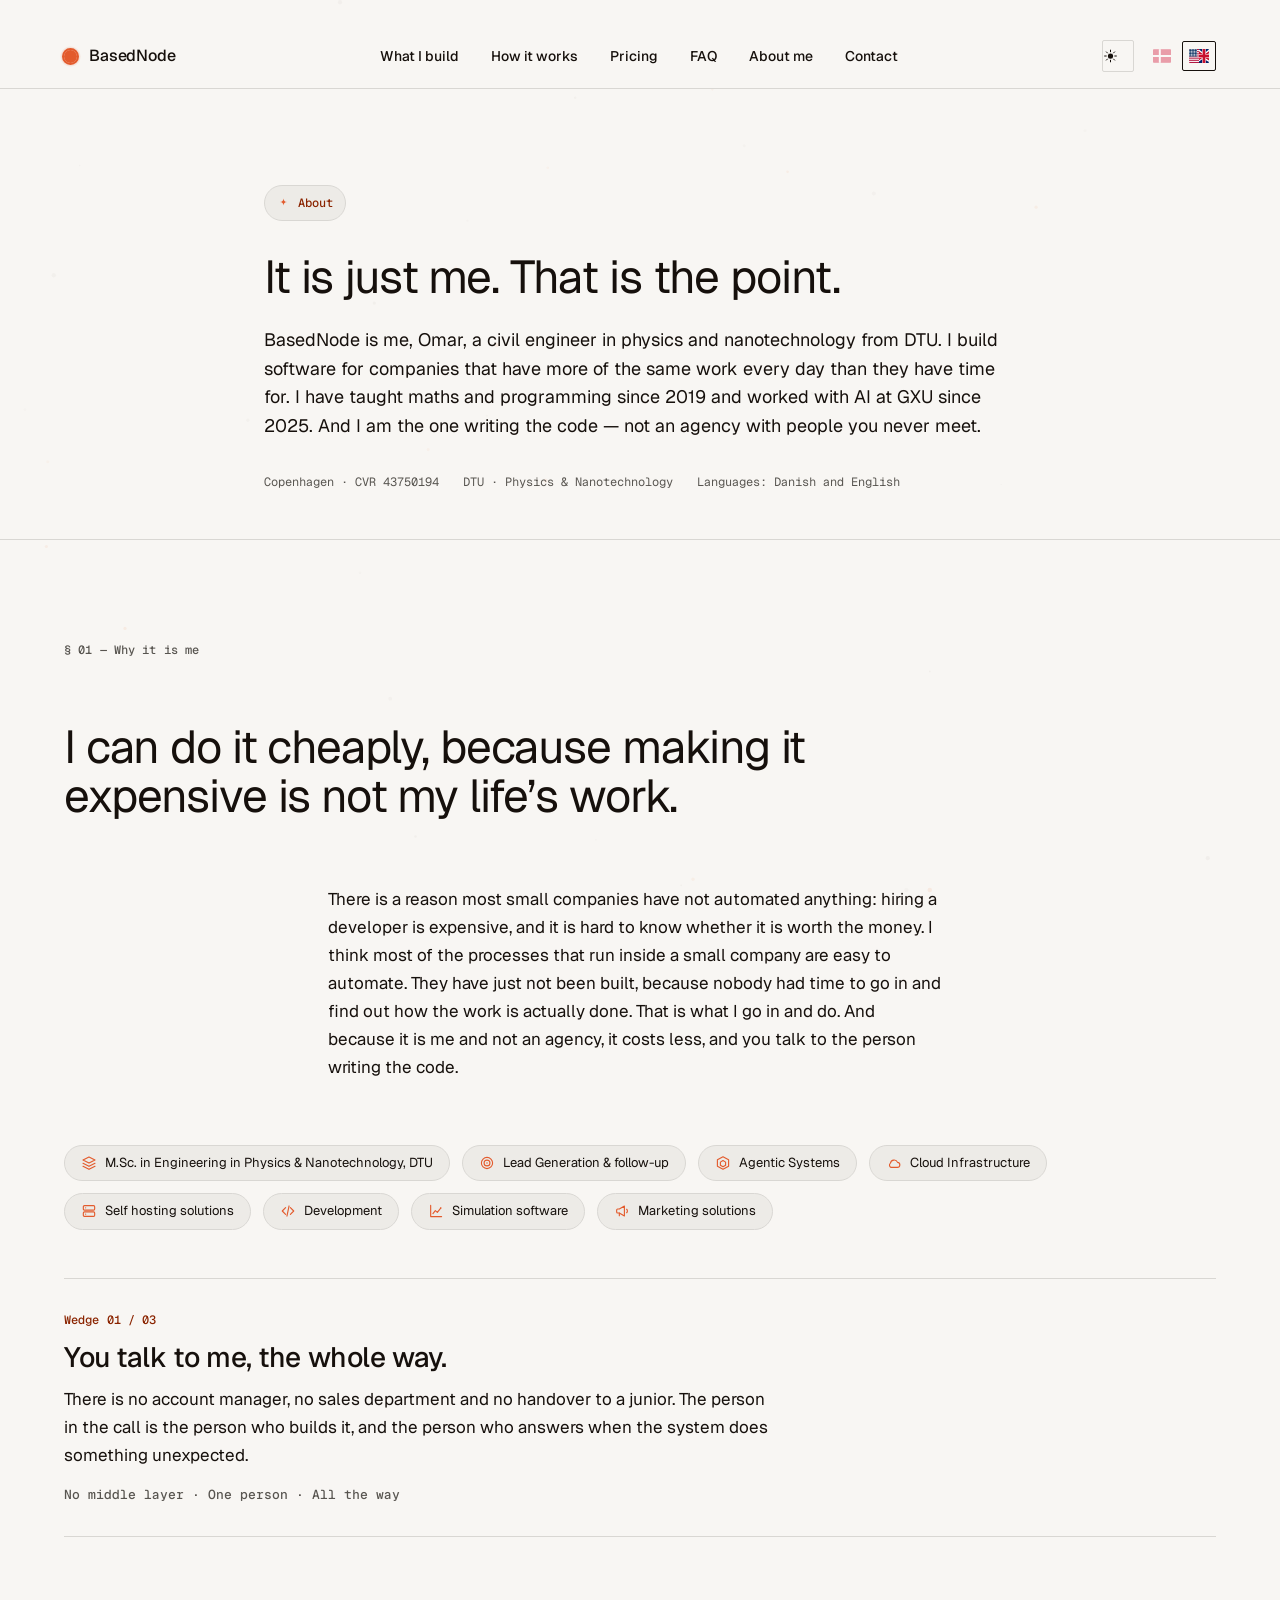
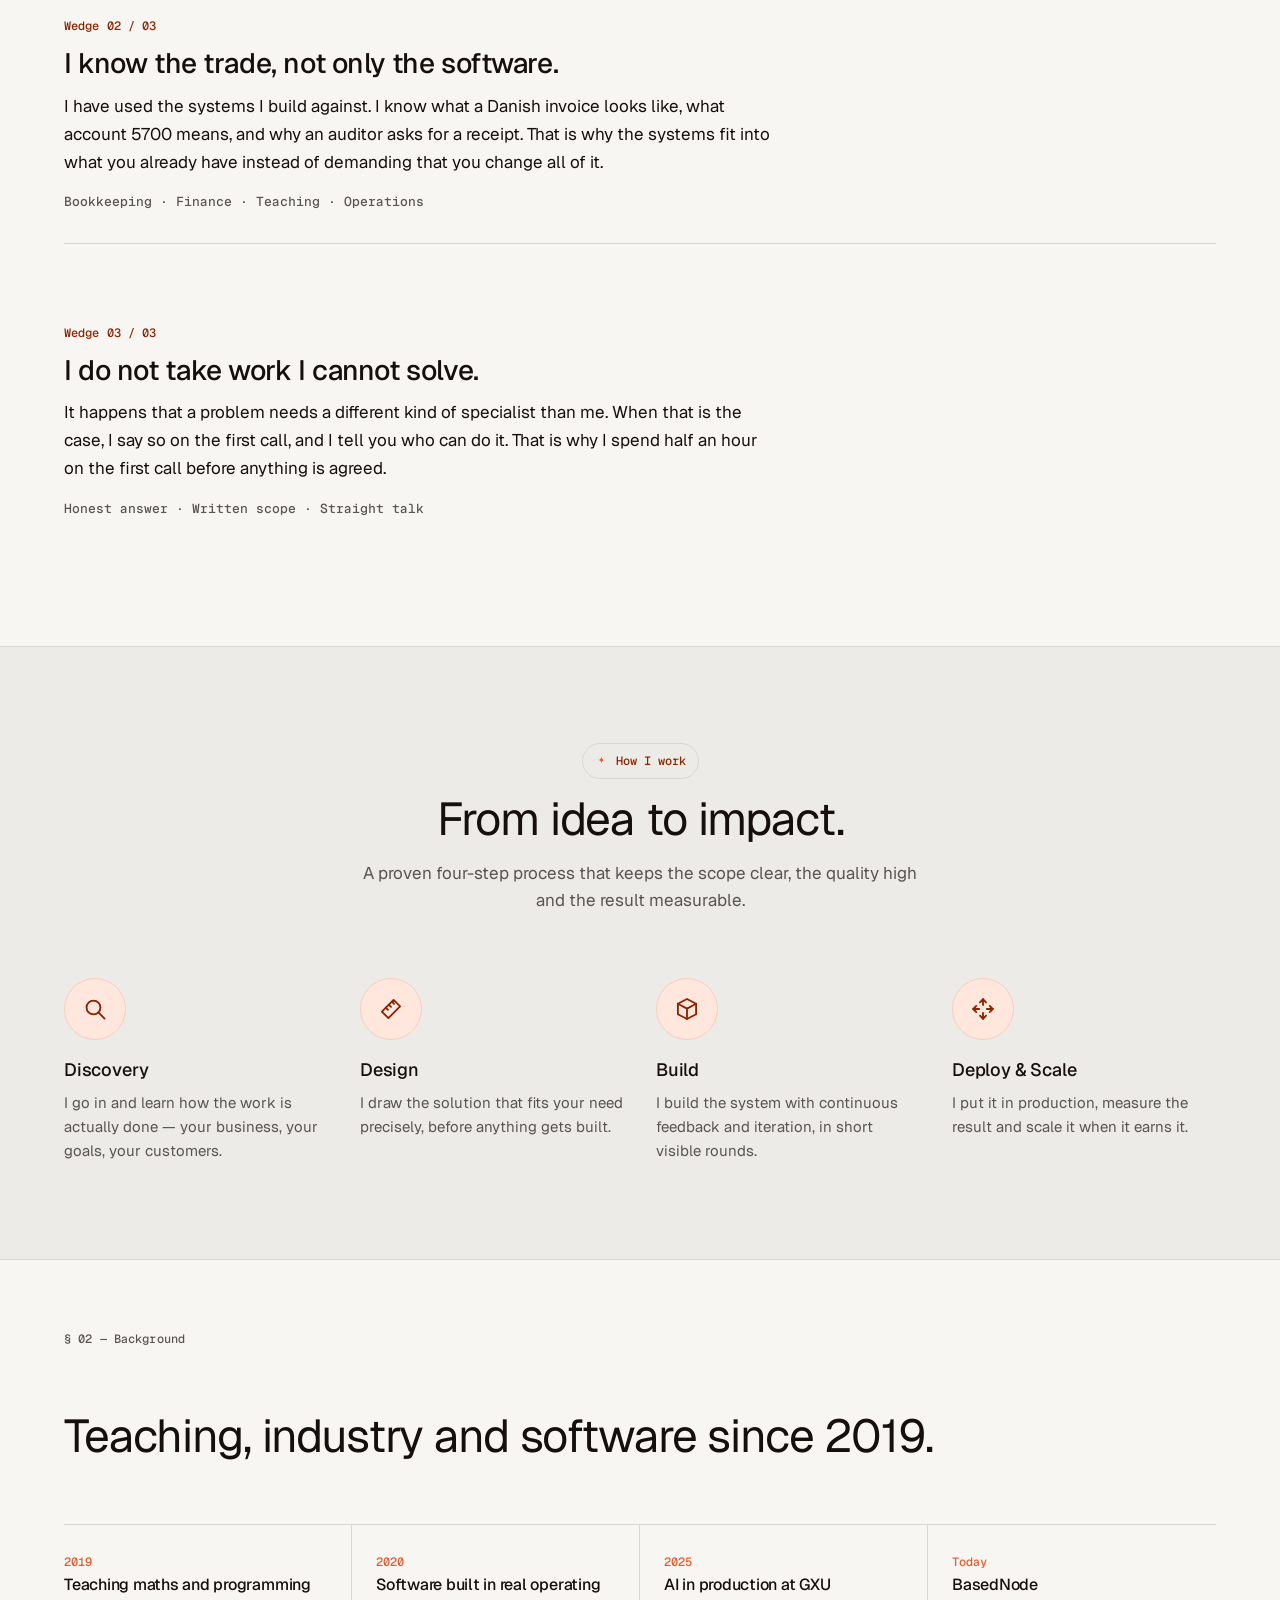
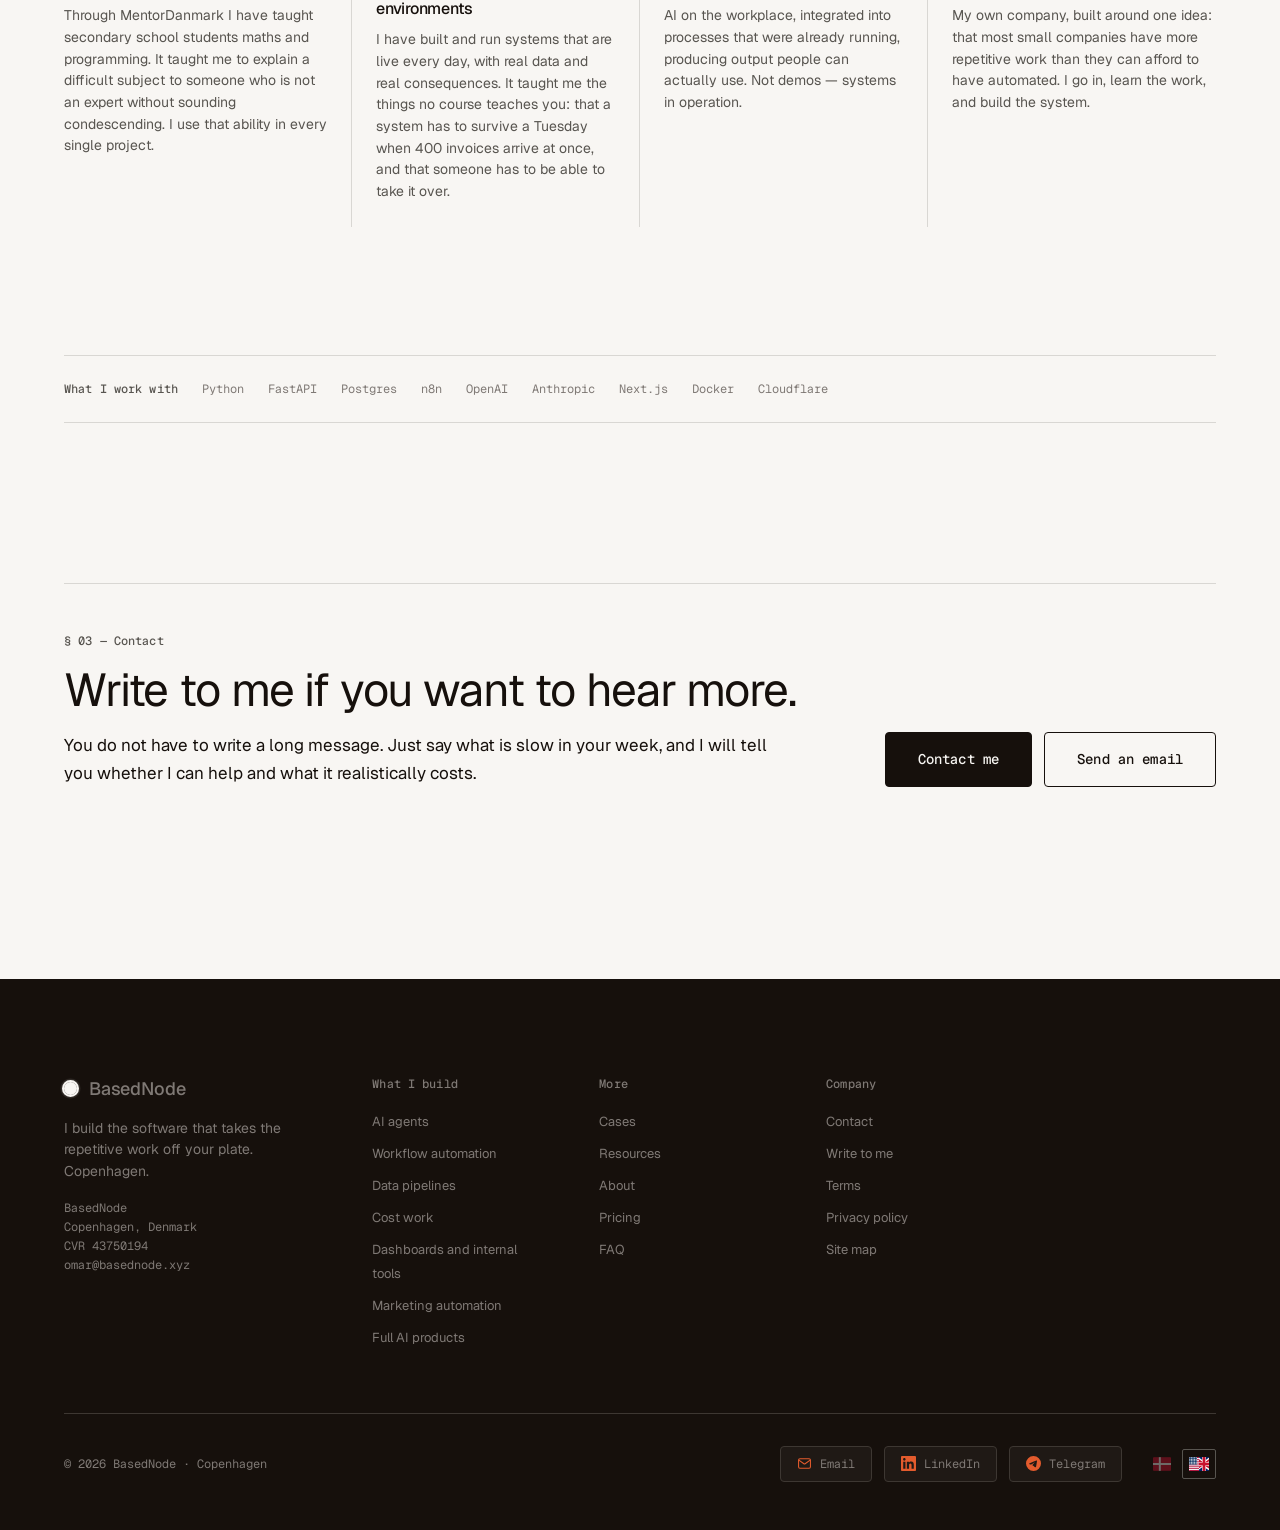
<file: about.html>
<!DOCTYPE html>
<html lang="en">
<head>
  <meta charset="UTF-8" />
  <meta name="viewport" content="width=device-width, initial-scale=1.0" />
  <meta name="theme-color" content="#F8F6F2" />
  <title>About — BasedNode</title>
  <meta name="description" content="BasedNode is Omar Jennane, a civil engineer in physics and nanotechnology from DTU. He builds software for small companies that have too much of the same work every day. Based in Copenhagen, CVR 43750194." />
  <meta property="og:type" content="website" />
  <meta property="og:site_name" content="BasedNode" />
  <meta property="og:title" content="About — BasedNode" />
  <meta property="og:description" content="BasedNode is Omar Jennane, a civil engineer in physics and nanotechnology from DTU. He builds software for small companies that have too much of the same work every day. Based in Copenhagen, CVR 43750194." />
  <meta property="og:url" content="https://ikkeomar.github.io/basednode-office/about" />
  <meta name="twitter:card" content="summary" />
  <meta name="twitter:title" content="About — BasedNode" />
  <meta name="twitter:description" content="BasedNode is Omar Jennane, a civil engineer in physics and nanotechnology from DTU. He builds software for small companies that have too much of the same work every day. Based in Copenhagen, CVR 43750194." />
  <link rel="canonical" href="https://ikkeomar.github.io/basednode-office/about" />
  <link rel="preconnect" href="https://fonts.googleapis.com" />
  <link rel="preconnect" href="https://fonts.gstatic.com" crossorigin />
  <link href="https://fonts.googleapis.com/css2?family=Geist:wght@200;300;400;500;600;700&family=Geist+Mono:wght@400;500;600&family=IBM+Plex+Mono:wght@400;500&display=swap" rel="stylesheet" />
  <link rel="stylesheet" href="styles.css" />
  <link rel="icon" href="_assets/favicon.svg" type="image/svg+xml" />
  <script>
    /* Mark the document as script-enabled BEFORE the body renders, so
       the reveal animation can hide its targets without a flash of
       visible-then-hidden content. Without this class the content is
       simply visible — a page of invisible sections is far worse than
       a page with no animation.

       The timer is the safety net: if app.js never runs, everything is
       revealed after four seconds rather than staying at opacity 0. */
    (function () {
      var d = document.documentElement;
      d.classList.add("js");
      window.__bnRevealFallback = setTimeout(function () {
        d.classList.add("reveal-all");
      }, 4000);

      /* Set the theme BEFORE the body renders. If this waits for
         app.js, a reader on a dark desktop sees a flash of the light
         theme on every page load — the classic theme bug. The stored
         preference wins; without one, the operating system decides. */
      try {
        var stored = localStorage.getItem("bn-theme");
        if (!stored) {
          stored = window.matchMedia && window.matchMedia("(prefers-color-scheme: dark)").matches
            ? "dark" : "light";
        }
        d.setAttribute("data-theme", stored);
        var meta = document.querySelector('meta[name="theme-color"]');
        if (meta) meta.setAttribute("content", stored === "dark" ? "#1A1917" : "#F8F6F2");
      } catch (e) {
        d.setAttribute("data-theme", "light");
      }
    })();
  </script>
</head>
<body data-page="about">

  <!-- The ambient particle field. The same idea as basednode.xyz: a
       fixed canvas behind the content, drifting slowly. It is
       decorative, so it is hidden from assistive technology and it
       stops itself when the reader has asked for less motion. -->
  <canvas id="bn-particles" aria-hidden="true"></canvas>

  <a class="skip-to-content" href="#main" data-i18n="skip_to_content">Skip to content</a>

  <header class="topnav">
    <div class="container topnav__inner">
      <a href="./" class="topnav__logo" aria-label="BasedNode home">
        <span class="topnav__logo-mark" aria-hidden="true"></span>
        <span>BasedNode</span>
      </a>
      <nav aria-label="Primary">
        <ul class="topnav__links">          <li><a href="services" data-i18n="services">What I build</a></li>
          <li><a href="services#how" data-i18n="how">How it works</a></li>
          <li><a href="services#pricing" data-i18n="pricing">Pricing</a></li>
          <li><a href="services#faq" data-i18n="faq">FAQ</a></li>
          <li><a href="#how" data-i18n="about">About me</a></li>
          <li><a href="contact" data-i18n="contact">Contact</a></li></ul>
      </nav>
      <div class="topnav__actions">
        <button class="theme-toggle" type="button" id="themeToggle" aria-pressed="false" aria-label="Switch to dark mode">
          <svg class="theme-toggle__icon theme-toggle__icon--sun" viewBox="0 0 24 24" aria-hidden="true" focusable="false">
            <circle cx="12" cy="12" r="4.2" fill="currentColor" stroke="none"/>
            <g stroke="currentColor" stroke-width="1.6" stroke-linecap="round">
              <line x1="12" y1="2.6" x2="12" y2="5.2"/>
              <line x1="12" y1="18.8" x2="12" y2="21.4"/>
              <line x1="2.6" y1="12" x2="5.2" y2="12"/>
              <line x1="18.8" y1="12" x2="21.4" y2="12"/>
              <line x1="5.4" y1="5.4" x2="7.2" y2="7.2"/>
              <line x1="16.8" y1="16.8" x2="18.6" y2="18.6"/>
              <line x1="5.4" y1="18.6" x2="7.2" y2="16.8"/>
              <line x1="16.8" y1="7.2" x2="18.6" y2="5.4"/>
            </g>
          </svg>
          <svg class="theme-toggle__icon theme-toggle__icon--moon" viewBox="0 0 24 24" aria-hidden="true" focusable="false">
            <path d="M20 14.2A8.4 8.4 0 0 1 9.8 4a8.4 8.4 0 1 0 10.2 10.2z" fill="currentColor" stroke="none"/>
          </svg>
        </button>
        <div class="lang-switch" role="group" aria-label="Language">
        <button class="lang-switch__opt" type="button" data-lang-toggle data-lang-target="da" aria-pressed="false" aria-label="Vis på dansk">
          <svg class="lang-flag" viewBox="0 0 37 28" preserveAspectRatio="xMidYMid meet" aria-hidden="true" focusable="false"><rect width="37" height="28" fill="#D21034"/><rect x="12" width="4" height="28" fill="#FFFFFF"/><rect y="12" width="37" height="4" fill="#FFFFFF"/></svg>
        </button>
        <button class="lang-switch__opt" type="button" data-lang-toggle data-lang-target="en" aria-pressed="false" aria-label="Show in English">
          <svg class="lang-flag" viewBox="0 0 40 28" preserveAspectRatio="xMidYMid meet" aria-hidden="true" focusable="false"><svg x="0" y="0" width="20.00" height="28" viewBox="0 0 20.00 28" preserveAspectRatio="xMidYMid slice"><rect width="40" height="28" fill="#FFFFFF"/><rect y="0.000" width="40" height="2.154" fill="#B31942"/><rect y="4.308" width="40" height="2.154" fill="#B31942"/><rect y="8.615" width="40" height="2.154" fill="#B31942"/><rect y="12.923" width="40" height="2.154" fill="#B31942"/><rect y="17.231" width="40" height="2.154" fill="#B31942"/><rect y="21.538" width="40" height="2.154" fill="#B31942"/><rect y="25.846" width="40" height="2.154" fill="#B31942"/><rect width="16.000" height="15.077" fill="#0A3161"/><circle cx="1.60" cy="1.51" r="1.15" fill="#FFFFFF"/><circle cx="4.80" cy="1.51" r="1.15" fill="#FFFFFF"/><circle cx="8.00" cy="1.51" r="1.15" fill="#FFFFFF"/><circle cx="11.20" cy="1.51" r="1.15" fill="#FFFFFF"/><circle cx="14.40" cy="1.51" r="1.15" fill="#FFFFFF"/><circle cx="1.60" cy="4.52" r="1.15" fill="#FFFFFF"/><circle cx="4.80" cy="4.52" r="1.15" fill="#FFFFFF"/><circle cx="8.00" cy="4.52" r="1.15" fill="#FFFFFF"/><circle cx="11.20" cy="4.52" r="1.15" fill="#FFFFFF"/><circle cx="14.40" cy="4.52" r="1.15" fill="#FFFFFF"/><circle cx="1.60" cy="7.54" r="1.15" fill="#FFFFFF"/><circle cx="4.80" cy="7.54" r="1.15" fill="#FFFFFF"/><circle cx="8.00" cy="7.54" r="1.15" fill="#FFFFFF"/><circle cx="11.20" cy="7.54" r="1.15" fill="#FFFFFF"/><circle cx="14.40" cy="7.54" r="1.15" fill="#FFFFFF"/><circle cx="1.60" cy="10.55" r="1.15" fill="#FFFFFF"/><circle cx="4.80" cy="10.55" r="1.15" fill="#FFFFFF"/><circle cx="8.00" cy="10.55" r="1.15" fill="#FFFFFF"/><circle cx="11.20" cy="10.55" r="1.15" fill="#FFFFFF"/><circle cx="14.40" cy="10.55" r="1.15" fill="#FFFFFF"/><circle cx="1.60" cy="13.57" r="1.15" fill="#FFFFFF"/><circle cx="4.80" cy="13.57" r="1.15" fill="#FFFFFF"/><circle cx="8.00" cy="13.57" r="1.15" fill="#FFFFFF"/><circle cx="11.20" cy="13.57" r="1.15" fill="#FFFFFF"/><circle cx="14.40" cy="13.57" r="1.15" fill="#FFFFFF"/></svg><svg x="20.00" y="0" width="20.00" height="28" viewBox="8 0 24 28" preserveAspectRatio="xMidYMid slice"><rect width="40" height="28" fill="#012169"/><polygon points="8.40,0 40,23.80 40,32.20 0,8.40" fill="#FFFFFF"/><polygon points="31.60,0 40,4.20 0,32.20 0,23.80" fill="#FFFFFF"/><polygon points="3.40,0 40,26.30 40,29.70 0,3.40" fill="#C8102E"/><polygon points="36.60,0 40,1.70 0,29.70 0,26.30" fill="#C8102E"/><rect x="16.40" width="7.20" height="28" fill="#FFFFFF"/><rect y="10.40" width="40" height="7.20" fill="#FFFFFF"/><rect x="17.26" width="5.47" height="28" fill="#C8102E"/><rect y="11.26" width="40" height="5.47" fill="#C8102E"/></svg></svg>
        </button>
      </div>
        <button class="topnav__menu-btn" data-menu-btn aria-label="Open menu" aria-expanded="false" aria-controls="mobile-menu">
          <svg class="icon-open" width="20" height="20" viewBox="0 0 256 256" fill="none" stroke="currentColor" stroke-width="16" stroke-linecap="round" stroke-linejoin="round" aria-hidden="true">
            <line x1="40" y1="64" x2="216" y2="64"/>
            <line x1="40" y1="128" x2="216" y2="128"/>
            <line x1="40" y1="192" x2="216" y2="192"/>
          </svg>
          <svg class="icon-close" width="20" height="20" viewBox="0 0 256 256" fill="none" stroke="currentColor" stroke-width="16" stroke-linecap="round" stroke-linejoin="round" aria-hidden="true">
            <line x1="72" y1="72" x2="184" y2="184"/>
            <line x1="184" y1="72" x2="72" y2="184"/>
          </svg>
        </button>
      </div>
    </div>

    <!-- Panel lives INSIDE the sticky header so it drops out of the bar
         instead of scrolling away with the page. -->
    <nav class="mobile-menu" id="mobile-menu" data-mobile-menu aria-hidden="true" aria-label="Mobile">
      <ul>        <li><a href="services" data-i18n="services">What I build</a></li>
        <li><a href="services#how" data-i18n="how">How it works</a></li>
        <li><a href="services#pricing" data-i18n="pricing">Pricing</a></li>
        <li><a href="services#faq" data-i18n="faq">FAQ</a></li>
        <li><a href="#how" data-i18n="about">About me</a></li>
        <li><a href="contact" data-i18n="contact">Contact</a></li></ul>
    </nav>
  </header>

  <!-- Tap-outside scrim, sits behind the panel -->
  <div class="nav-scrim" data-nav-scrim hidden></div>

  <main id="main">    <!-- ══ PAGE HEAD ══ -->
    <section class="page-head ab-head">
      <div class="container page-head__inner">
        <span class="ab-eyebrow">
          <span class="ab-eyebrow__icon" aria-hidden="true"><svg width="13" height="13" viewBox="0 0 24 24" fill="currentColor" aria-hidden="true" focusable="false"><path d="M12 2.6c.62 4.6 1.94 5.92 6.54 6.54-4.6.62-5.92 1.94-6.54 6.54-.62-4.6-1.94-5.92-6.54-6.54C10.06 8.52 11.38 7.2 12 2.6Z"/></svg></span>
          <span data-i18n="ab_label">About</span>
        </span>
        <h1 class="display-lg page-head__title" data-i18n="ab_title">It is just me. That is the point.</h1>
        <p class="page-head__lede" data-i18n="ab_lede">BasedNode is me, Omar, a civil engineer in physics and nanotechnology from DTU. I build software for companies that have more of the same work every day than they have time for. I have taught maths and programming since 2019 and worked with AI at GXU since 2025. And I am the one writing the code — not an agency with people you never meet.</p>
        <div class="page-head__meta">
          <span data-i18n="ab_meta1">Copenhagen · CVR 43750194</span>
          <span data-i18n="ab_meta2">DTU · Physics & Nanotechnology</span>
          <span data-i18n="ab_meta3">Languages: Danish and English</span>
        </div>
      </div>
    </section>

    <!-- ══ WHY SOLO + CAPABILITY CHIPS ══ -->
    <section class="ab-intro">
      <div class="container">
        <div class="section-head section-head__editorial">
          <span class="micro-label" data-i18n="ab_s1_label">§ 01 — Why it is me</span>
          <h2 class="display-lg" data-i18n="ab_s1_title">I can do it cheaply, because making it expensive is not my life’s work.</h2>
          <p class="prose" data-i18n="ab_s1_desc">There is a reason most small companies have not automated anything: hiring a developer is expensive, and it is hard to know whether it is worth the money. I think most of the processes that run inside a small company are easy to automate. They have just not been built, because nobody had time to go in and find out how the work is actually done. That is what I go in and do. And because it is me and not an agency, it costs less, and you talk to the person writing the code.</p>
        </div>

        <ul class="ab-chips">
          <li class="ab-chip" data-reveal="1">
            <span class="ab-chip__icon" aria-hidden="true"><svg width="16" height="16" viewBox="0 0 24 24" fill="none" stroke="currentColor" stroke-width="1.7" stroke-linecap="round" stroke-linejoin="round" aria-hidden="true" focusable="false"><path d="M12 3 3 7.5 12 12l9-4.5L12 3Z"/><path d="m3 12.5 9 4.5 9-4.5"/><path d="m3 17 9 4.5L21 17"/></svg></span>
            <span class="ab-chip__label" data-i18n="ab_chip1">M.Sc. in Engineering in Physics & Nanotechnology, DTU</span>
          </li>
          <li class="ab-chip" data-reveal="1">
            <span class="ab-chip__icon" aria-hidden="true"><svg width="16" height="16" viewBox="0 0 24 24" fill="none" stroke="currentColor" stroke-width="1.7" stroke-linecap="round" stroke-linejoin="round" aria-hidden="true" focusable="false"><circle cx="12" cy="12" r="8.4"/><circle cx="12" cy="12" r="4.4"/><circle cx="12" cy="12" r="1.1" fill="currentColor" stroke="none"/></svg></span>
            <span class="ab-chip__label" data-i18n="ab_chip2">Lead Generation & follow-up</span>
          </li>
          <li class="ab-chip" data-reveal="1">
            <span class="ab-chip__icon" aria-hidden="true"><svg width="16" height="16" viewBox="0 0 24 24" fill="none" stroke="currentColor" stroke-width="1.7" stroke-linecap="round" stroke-linejoin="round" aria-hidden="true" focusable="false"><path d="M12 2.6 20.4 7v10L12 21.4 3.6 17V7L12 2.6Z"/><path d="M12 8.4 15.9 10.7v4.6L12 17.6l-3.9-2.3v-4.6L12 8.4Z"/></svg></span>
            <span class="ab-chip__label" data-i18n="ab_chip3">Agentic Systems</span>
          </li>
          <li class="ab-chip" data-reveal="1">
            <span class="ab-chip__icon" aria-hidden="true"><svg width="16" height="16" viewBox="0 0 24 24" fill="none" stroke="currentColor" stroke-width="1.7" stroke-linecap="round" stroke-linejoin="round" aria-hidden="true" focusable="false"><path d="M7.4 18.6h9.6a3.8 3.8 0 0 0 .35-7.58 5.6 5.6 0 0 0-10.7 1.22A3.75 3.75 0 0 0 7.4 18.6Z"/></svg></span>
            <span class="ab-chip__label" data-i18n="ab_chip4">Cloud Infrastructure</span>
          </li>
          <li class="ab-chip" data-reveal="1">
            <span class="ab-chip__icon" aria-hidden="true"><svg width="16" height="16" viewBox="0 0 24 24" fill="none" stroke="currentColor" stroke-width="1.7" stroke-linecap="round" stroke-linejoin="round" aria-hidden="true" focusable="false"><rect x="3.5" y="4" width="17" height="6.6" rx="1.6"/><rect x="3.5" y="13.4" width="17" height="6.6" rx="1.6"/><path d="M7 7.3h.01M7 16.7h.01"/></svg></span>
            <span class="ab-chip__label" data-i18n="ab_chip5">Self hosting solutions</span>
          </li>
          <li class="ab-chip" data-reveal="1">
            <span class="ab-chip__icon" aria-hidden="true"><svg width="16" height="16" viewBox="0 0 24 24" fill="none" stroke="currentColor" stroke-width="1.7" stroke-linecap="round" stroke-linejoin="round" aria-hidden="true" focusable="false"><path d="M8.4 7 3.4 12l5 5"/><path d="m15.6 7 5 5-5 5"/><path d="m13.6 4.4-3.2 15.2"/></svg></span>
            <span class="ab-chip__label" data-i18n="ab_chip6">Development</span>
          </li>
          <li class="ab-chip" data-reveal="1">
            <span class="ab-chip__icon" aria-hidden="true"><svg width="16" height="16" viewBox="0 0 24 24" fill="none" stroke="currentColor" stroke-width="1.7" stroke-linecap="round" stroke-linejoin="round" aria-hidden="true" focusable="false"><path d="M4 3.6v16.8h16.4"/><path d="m7.4 16 3.6-4.6 3 2.6 5.1-6.4"/><circle cx="19.1" cy="7.6" r="1.15" fill="currentColor" stroke="none"/></svg></span>
            <span class="ab-chip__label" data-i18n="ab_chip7">Simulation software</span>
          </li>
          <li class="ab-chip" data-reveal="1">
            <span class="ab-chip__icon" aria-hidden="true"><svg width="16" height="16" viewBox="0 0 24 24" fill="none" stroke="currentColor" stroke-width="1.7" stroke-linecap="round" stroke-linejoin="round" aria-hidden="true" focusable="false"><path d="M4 10.4v3.2A1.4 1.4 0 0 0 5.4 15H8l7.6 4.4V4.6L8 9H5.4A1.4 1.4 0 0 0 4 10.4Z"/><path d="M8 15v4.2"/><path d="M19 9.4a3.6 3.6 0 0 1 0 5.2"/></svg></span>
            <span class="ab-chip__label" data-i18n="ab_chip8">Marketing solutions</span>
          </li>
        </ul>

        <div class="wedge-list">
          <div class="wedge-item" data-reveal="1">
            <span class="micro-label micro-label--accent wedge-item__label" data-i18n="ab_w1_label">Wedge 01 / 03</span>
            <h3 class="h1 wedge-item__title" data-i18n="ab_w1_title">You talk to me, the whole way.</h3>
            <p class="prose" data-i18n="ab_w1_desc">There is no account manager, no sales department and no handover to a junior. The person in the call is the person who builds it, and the person who answers when the system does something unexpected.</p>
            <p class="mono-data muted wedge-item__meta" data-i18n="ab_w1_meta">No middle layer · One person · All the way</p>
          </div>
        <div class="wedge-item" data-reveal="1">
          <span class="micro-label micro-label--accent wedge-item__label" data-i18n="ab_w2_label">Wedge 02 / 03</span>
          <h3 class="h1 wedge-item__title" data-i18n="ab_w2_title">I know the trade, not only the software.</h3>
          <p class="prose" data-i18n="ab_w2_desc">I have used the systems I build against. I know what a Danish invoice looks like, what account 5700 means, and why an auditor asks for a receipt. That is why the systems fit into what you already have instead of demanding that you change all of it.</p>
          <p class="mono-data muted wedge-item__meta" data-i18n="ab_w2_meta">Bookkeeping · Finance · Teaching · Operations</p>
        </div>
          <div class="wedge-item wedge-item--last" data-reveal="1">
            <span class="micro-label micro-label--accent wedge-item__label" data-i18n="ab_w3_label">Wedge 03 / 03</span>
            <h3 class="h1 wedge-item__title" data-i18n="ab_w3_title">I do not take work I cannot solve.</h3>
            <p class="prose" data-i18n="ab_w3_desc">It happens that a problem needs a different kind of specialist than me. When that is the case, I say so on the first call, and I tell you who can do it. That is why I spend half an hour on the first call before anything is agreed.</p>
            <p class="mono-data muted wedge-item__meta" data-i18n="ab_w3_meta">Honest answer · Written scope · Straight talk</p>
          </div>
        </div>
      </div>
    </section>


    <!-- ══ HOW I WORK ══ -->
    <section class="ab-how" id="how">
      <div class="container">
        <div class="ab-how__head">
          <span class="ab-eyebrow ab-eyebrow--center">
            <span class="ab-eyebrow__icon" aria-hidden="true"><svg width="13" height="13" viewBox="0 0 24 24" fill="currentColor" aria-hidden="true" focusable="false"><path d="M12 2.6c.62 4.6 1.94 5.92 6.54 6.54-4.6.62-5.92 1.94-6.54 6.54-.62-4.6-1.94-5.92-6.54-6.54C10.06 8.52 11.38 7.2 12 2.6Z"/></svg></span>
            <span data-i18n="ab_how_label">How I work</span>
          </span>
          <h2 class="display-lg ab-how__title" data-i18n="ab_how_title">From idea to impact.</h2>
          <p class="ab-how__sub" data-i18n="ab_how_sub">A proven four-step process that keeps the scope clear, the quality high and the result measurable.</p>
        </div>

        <ol class="ab-steps">
          <li class="ab-step" data-reveal="1">
            <span class="ab-step__badge" aria-hidden="true"><svg width="26" height="26" viewBox="0 0 24 24" fill="none" stroke="currentColor" stroke-width="1.7" stroke-linecap="round" stroke-linejoin="round" aria-hidden="true" focusable="false"><circle cx="10.6" cy="10.6" r="6.4"/><path d="m15.4 15.4 5.4 5.4"/></svg></span>
            <h3 class="ab-step__title" data-i18n="ab_step1_title">Discovery</h3>
            <p class="ab-step__desc" data-i18n="ab_step1_desc">I go in and learn how the work is actually done — your business, your goals, your customers.</p>
          </li>
          <li class="ab-step" data-reveal="1">
            <span class="ab-step__badge" aria-hidden="true"><svg width="26" height="26" viewBox="0 0 24 24" fill="none" stroke="currentColor" stroke-width="1.7" stroke-linecap="round" stroke-linejoin="round" aria-hidden="true" focusable="false"><path d="M3.6 14.4 14.4 3.6l6 6-10.8 10.8-6-6Z"/><path d="m7.2 10.8 2 2M10 8l2 2M12.8 5.2l2 2"/></svg></span>
            <h3 class="ab-step__title" data-i18n="ab_step2_title">Design</h3>
            <p class="ab-step__desc" data-i18n="ab_step2_desc">I draw the solution that fits your need precisely, before anything gets built.</p>
          </li>
          <li class="ab-step" data-reveal="1">
            <span class="ab-step__badge" aria-hidden="true"><svg width="26" height="26" viewBox="0 0 24 24" fill="none" stroke="currentColor" stroke-width="1.7" stroke-linecap="round" stroke-linejoin="round" aria-hidden="true" focusable="false"><path d="M12 2.8 20.4 7.2v9.6L12 21.2 3.6 16.8V7.2L12 2.8Z"/><path d="m3.6 7.2 8.4 4.4 8.4-4.4"/><path d="M12 11.6v9.6"/></svg></span>
            <h3 class="ab-step__title" data-i18n="ab_step3_title">Build</h3>
            <p class="ab-step__desc" data-i18n="ab_step3_desc">I build the system with continuous feedback and iteration, in short visible rounds.</p>
          </li>
          <li class="ab-step" data-reveal="1">
            <span class="ab-step__badge" aria-hidden="true"><svg width="26" height="26" viewBox="0 0 24 24" fill="none" stroke="currentColor" stroke-width="1.7" stroke-linecap="round" stroke-linejoin="round" aria-hidden="true" focusable="false"><path d="M12 3v5.4M12 15.6V21M3 12h5.4M15.6 12H21"/><path d="m9.2 5.8 2.8-2.8 2.8 2.8M9.2 18.2l2.8 2.8 2.8-2.8M5.8 9.2 3 12l2.8 2.8M18.2 9.2 21 12l-2.8 2.8"/></svg></span>
            <h3 class="ab-step__title" data-i18n="ab_step4_title">Deploy & Scale</h3>
            <p class="ab-step__desc" data-i18n="ab_step4_desc">I put it in production, measure the result and scale it when it earns it.</p>
          </li>
        </ol>
      </div>
    </section>

    <!-- ══ BACKGROUND ══ -->
    <section class="tight">
      <div class="container">
        <div class="section-head section-head__editorial">
          <span class="micro-label" data-i18n="ab_s2_label">§ 02 — Background</span>
          <h2 class="display-lg" data-i18n="ab_s2_title">Teaching, industry and software since 2019.</h2>
        </div>

        <div class="timeline">
          <div class="timeline__step" data-reveal="1">
            <span class="timeline__date" data-i18n="ab_t1_date">2019</span>
            <h3 class="timeline__title" data-i18n="ab_t1_title">Teaching maths and programming</h3>
            <p class="timeline__desc" data-i18n="ab_t1_desc">Through MentorDanmark I have taught secondary school students maths and programming. It taught me to explain a difficult subject to someone who is not an expert without sounding condescending. I use that ability in every single project.</p>
          </div>
          <div class="timeline__step" data-reveal="1">
            <span class="timeline__date" data-i18n="ab_t2_date">2020</span>
            <h3 class="timeline__title" data-i18n="ab_t2_title">Software built in real operating environments</h3>
            <p class="timeline__desc" data-i18n="ab_t2_desc">I have built and run systems that are live every day, with real data and real consequences. It taught me the things no course teaches you: that a system has to survive a Tuesday when 400 invoices arrive at once, and that someone has to be able to take it over.</p>
          </div>
          <div class="timeline__step" data-reveal="1">
            <span class="timeline__date" data-i18n="ab_t3_date">2025</span>
            <h3 class="timeline__title" data-i18n="ab_t3_title">AI in production at GXU</h3>
            <p class="timeline__desc" data-i18n="ab_t3_desc">AI on the workplace, integrated into processes that were already running, producing output people can actually use. Not demos — systems in operation.</p>
          </div>
          <div class="timeline__step" data-reveal="1">
            <span class="timeline__date" data-i18n="ab_t4_date">Today</span>
            <h3 class="timeline__title" data-i18n="ab_t4_title">BasedNode</h3>
            <p class="timeline__desc" data-i18n="ab_t4_desc">My own company, built around one idea: that most small companies have more repetitive work than they can afford to have automated. I go in, learn the work, and build the system.</p>
          </div>
        </div>
      </div>
    </section>

    <!-- ══ STACK ══ -->
    <section class="tight">
      <div class="container">
        <div class="trust-strip">
          <span class="micro-label trust-strip__lead" data-i18n="ab_stack_lead">What I work with</span>
          <span>Python</span>
          <span>FastAPI</span>
          <span>Postgres</span>
          <span>n8n</span>
          <span>OpenAI</span>
          <span>Anthropic</span>
          <span>Next.js</span>
          <span>Docker</span>
          <span>Cloudflare</span>
        </div>
      </div>
    </section>

    <!-- ══ CONTACT ══ -->
    <section>
      <div class="container">
        <div class="start-grid">
          <div>
            <span class="micro-label section-label" data-i18n="ab_s3_label">§ 03 — Contact</span>
            <h2 class="display-lg" data-i18n="ab_s3_title">Write to me if you want to hear more.</h2>
            <p class="prose start-grid__prose" data-i18n="ab_s3_desc">You do not have to write a long message. Just say what is slow in your week, and I will tell you whether I can help and what it realistically costs.</p>
          </div>
          <div class="start-grid__actions">
            <a href="contact" class="btn btn--primary btn--lg" data-i18n="ab_cta1">Contact me</a>
            <a href="mailto:omar@basednode.xyz" class="btn btn--secondary btn--lg" data-i18n="ab_cta2">Send an email</a>
          </div>
        </div>
      </div>
    </section>
</main>

  <footer class="footer">
    <div class="container">
      <div class="footer__grid">
        <div class="footer__brand-block">
          <a href="./" class="footer__logo" aria-label="BasedNode home">
            <span class="footer__logo-mark" aria-hidden="true"></span>
            <span>BasedNode</span>
          </a>
          <p class="footer__desc" data-i18n="footer_desc">I build the software that takes the repetitive work off your plate. Copenhagen.</p>
          <address class="footer__address">
            BasedNode<br/>
            <span data-i18n="foot_city">Copenhagen, Denmark</span><br/>
            <span data-i18n="foot_cvr">CVR 43750194</span><br/>
            <a href="mailto:omar@basednode.xyz">omar@basednode.xyz</a>
          </address>
        </div>
        <div class="footer__col">
          <div class="footer__col-title" data-i18n="foot_col1">What I build</div>
          <ul>
            <li><a href="services" data-i18n="foot_svc1">AI agents</a></li>
            <li><a href="services" data-i18n="foot_svc2">Workflow automation</a></li>
            <li><a href="services" data-i18n="foot_svc3">Data pipelines</a></li>
            <li><a href="services" data-i18n="foot_svc4">Cost work</a></li>
            <li><a href="services" data-i18n="foot_svc5">Dashboards and internal tools</a></li>
            <li><a href="services" data-i18n="foot_svc6">Marketing automation</a></li>
            <li><a href="services" data-i18n="foot_svc7">Full AI products</a></li>
          </ul>
        </div>
        <div class="footer__col">
          <div class="footer__col-title" data-i18n="foot_col2">More</div>
          <ul>
            <li><a href="cases" data-i18n="foot_l_cases">Cases</a></li>
            <li><a href="resources" data-i18n="foot_l_resources">Resources</a></li>
            <li><a href="about" data-i18n="foot_l_about">About</a></li>
            <li><a href="services#pricing" data-i18n="foot_l_pricing">Pricing</a></li>
            <li><a href="services#faq" data-i18n="foot_l_faq">FAQ</a></li>
          </ul>
        </div>
        <div class="footer__col">
          <div class="footer__col-title" data-i18n="foot_col3">Company</div>
          <ul>
            <li><a href="contact" data-i18n="foot_l_contact">Contact</a></li>
            <li><a href="mailto:omar@basednode.xyz" data-i18n="foot_email">Write to me</a></li>
            <li><a href="terms" data-i18n="foot_l_terms">Terms</a></li>
            <li><a href="privacy" data-i18n="foot_l_privacy">Privacy policy</a></li>
            <li><a href="sitemap" data-i18n="foot_l_sitemap">Site map</a></li>
          </ul>
        </div>
      </div>
      <div class="footer__bottom">
        <span data-i18n="copyright">© 2026 BasedNode · Copenhagen</span>
        <span class="footer__bottom-links">
          <ul class="footer__socials">
            <li><a href="mailto:omar@basednode.xyz" class="footer__social">
              <span class="footer__social-icon" aria-hidden="true"><svg width="15" height="15" viewBox="0 0 24 24" fill="none" stroke="currentColor" stroke-width="1.7" stroke-linecap="round" stroke-linejoin="round" aria-hidden="true" focusable="false"><rect x="2.5" y="4.5" width="19" height="15" rx="2.2"/><path d="m3 6.6 8.05 5.75a1.6 1.6 0 0 0 1.9 0L21 6.6"/></svg></span>
              <span data-i18n="foot_social_mail">Email</span>
            </a></li>
            <li><a href="https://linkedin.com/in/omar-jennane-576a26265" class="footer__social" target="_blank" rel="noopener noreferrer">
              <span class="footer__social-icon" aria-hidden="true"><svg width="15" height="15" viewBox="0 0 24 24" aria-hidden="true" focusable="false"><path fill="currentColor" stroke="none" d="M20.447 20.452h-3.554v-5.569c0-1.328-.027-3.037-1.852-3.037-1.853 0-2.136 1.445-2.136 2.939v5.667H9.351V9h3.414v1.561h.046c.477-.9 1.637-1.85 3.37-1.85 3.601 0 4.267 2.37 4.267 5.455v6.286zM5.337 7.433c-1.144 0-2.063-.926-2.063-2.065 0-1.138.92-2.063 2.063-2.063 1.14 0 2.064.925 2.064 2.063 0 1.139-.925 2.065-2.064 2.065zm1.782 13.019H3.555V9h3.564v11.452zM22.225 0H1.771C.792 0 0 .774 0 1.729v20.542C0 23.227.792 24 1.771 24h20.451C23.2 24 24 23.227 24 22.271V1.729C24 .774 23.2 0 22.222 0z"/></svg></span>
              <span data-i18n="foot_social_linkedin">LinkedIn</span>
            </a></li>
            <li><a href="https://t.me/IkkeOmar" class="footer__social" target="_blank" rel="noopener noreferrer">
              <span class="footer__social-icon" aria-hidden="true"><svg width="15" height="15" viewBox="0 0 24 24" aria-hidden="true" focusable="false"><path fill="currentColor" stroke="none" d="M11.944 0A12 12 0 0 0 0 12a12 12 0 0 0 12 12 12 12 0 0 0 12-12A12 12 0 0 0 12 0a12 12 0 0 0-.056 0zm4.962 7.224c.1-.002.321.023.465.14a.506.506 0 0 1 .171.325c.016.093.036.306.02.472-.18 1.898-.962 6.502-1.36 8.627-.168.9-.499 1.201-.82 1.23-.696.065-1.225-.46-1.9-.902-1.056-.693-1.653-1.124-2.678-1.8-1.185-.78-.417-1.21.258-1.91.177-.184 3.247-2.977 3.307-3.23.007-.032.014-.15-.056-.212s-.174-.041-.249-.024c-.106.024-1.793 1.14-5.061 3.345-.48.33-.913.49-1.302.48-.428-.008-1.252-.241-1.865-.44-.752-.245-1.349-.374-1.297-.789.027-.216.325-.437.893-.663 3.498-1.524 5.83-2.529 6.998-3.014 3.332-1.386 4.025-1.627 4.476-1.635z"/></svg></span>
              <span data-i18n="foot_social_telegram">Telegram</span>
            </a></li>
          </ul>
          <div class="lang-switch lang-switch--dark" role="group" aria-label="Language">
        <button class="lang-switch__opt" type="button" data-lang-toggle data-lang-target="da" aria-pressed="false" aria-label="Vis på dansk">
          <svg class="lang-flag" viewBox="0 0 37 28" preserveAspectRatio="xMidYMid meet" aria-hidden="true" focusable="false"><rect width="37" height="28" fill="#D21034"/><rect x="12" width="4" height="28" fill="#FFFFFF"/><rect y="12" width="37" height="4" fill="#FFFFFF"/></svg>
        </button>
        <button class="lang-switch__opt" type="button" data-lang-toggle data-lang-target="en" aria-pressed="false" aria-label="Show in English">
          <svg class="lang-flag" viewBox="0 0 40 28" preserveAspectRatio="xMidYMid meet" aria-hidden="true" focusable="false"><svg x="0" y="0" width="20.00" height="28" viewBox="0 0 20.00 28" preserveAspectRatio="xMidYMid slice"><rect width="40" height="28" fill="#FFFFFF"/><rect y="0.000" width="40" height="2.154" fill="#B31942"/><rect y="4.308" width="40" height="2.154" fill="#B31942"/><rect y="8.615" width="40" height="2.154" fill="#B31942"/><rect y="12.923" width="40" height="2.154" fill="#B31942"/><rect y="17.231" width="40" height="2.154" fill="#B31942"/><rect y="21.538" width="40" height="2.154" fill="#B31942"/><rect y="25.846" width="40" height="2.154" fill="#B31942"/><rect width="16.000" height="15.077" fill="#0A3161"/><circle cx="1.60" cy="1.51" r="1.15" fill="#FFFFFF"/><circle cx="4.80" cy="1.51" r="1.15" fill="#FFFFFF"/><circle cx="8.00" cy="1.51" r="1.15" fill="#FFFFFF"/><circle cx="11.20" cy="1.51" r="1.15" fill="#FFFFFF"/><circle cx="14.40" cy="1.51" r="1.15" fill="#FFFFFF"/><circle cx="1.60" cy="4.52" r="1.15" fill="#FFFFFF"/><circle cx="4.80" cy="4.52" r="1.15" fill="#FFFFFF"/><circle cx="8.00" cy="4.52" r="1.15" fill="#FFFFFF"/><circle cx="11.20" cy="4.52" r="1.15" fill="#FFFFFF"/><circle cx="14.40" cy="4.52" r="1.15" fill="#FFFFFF"/><circle cx="1.60" cy="7.54" r="1.15" fill="#FFFFFF"/><circle cx="4.80" cy="7.54" r="1.15" fill="#FFFFFF"/><circle cx="8.00" cy="7.54" r="1.15" fill="#FFFFFF"/><circle cx="11.20" cy="7.54" r="1.15" fill="#FFFFFF"/><circle cx="14.40" cy="7.54" r="1.15" fill="#FFFFFF"/><circle cx="1.60" cy="10.55" r="1.15" fill="#FFFFFF"/><circle cx="4.80" cy="10.55" r="1.15" fill="#FFFFFF"/><circle cx="8.00" cy="10.55" r="1.15" fill="#FFFFFF"/><circle cx="11.20" cy="10.55" r="1.15" fill="#FFFFFF"/><circle cx="14.40" cy="10.55" r="1.15" fill="#FFFFFF"/><circle cx="1.60" cy="13.57" r="1.15" fill="#FFFFFF"/><circle cx="4.80" cy="13.57" r="1.15" fill="#FFFFFF"/><circle cx="8.00" cy="13.57" r="1.15" fill="#FFFFFF"/><circle cx="11.20" cy="13.57" r="1.15" fill="#FFFFFF"/><circle cx="14.40" cy="13.57" r="1.15" fill="#FFFFFF"/></svg><svg x="20.00" y="0" width="20.00" height="28" viewBox="8 0 24 28" preserveAspectRatio="xMidYMid slice"><rect width="40" height="28" fill="#012169"/><polygon points="8.40,0 40,23.80 40,32.20 0,8.40" fill="#FFFFFF"/><polygon points="31.60,0 40,4.20 0,32.20 0,23.80" fill="#FFFFFF"/><polygon points="3.40,0 40,26.30 40,29.70 0,3.40" fill="#C8102E"/><polygon points="36.60,0 40,1.70 0,29.70 0,26.30" fill="#C8102E"/><rect x="16.40" width="7.20" height="28" fill="#FFFFFF"/><rect y="10.40" width="40" height="7.20" fill="#FFFFFF"/><rect x="17.26" width="5.47" height="28" fill="#C8102E"/><rect y="11.26" width="40" height="5.47" fill="#C8102E"/></svg></svg>
        </button>
      </div>
        </span>
      </div>
    </div>
  </footer>

  <script src="i18n.js"></script>
  <script src="app.js"></script>
</body>
</html>
</file>
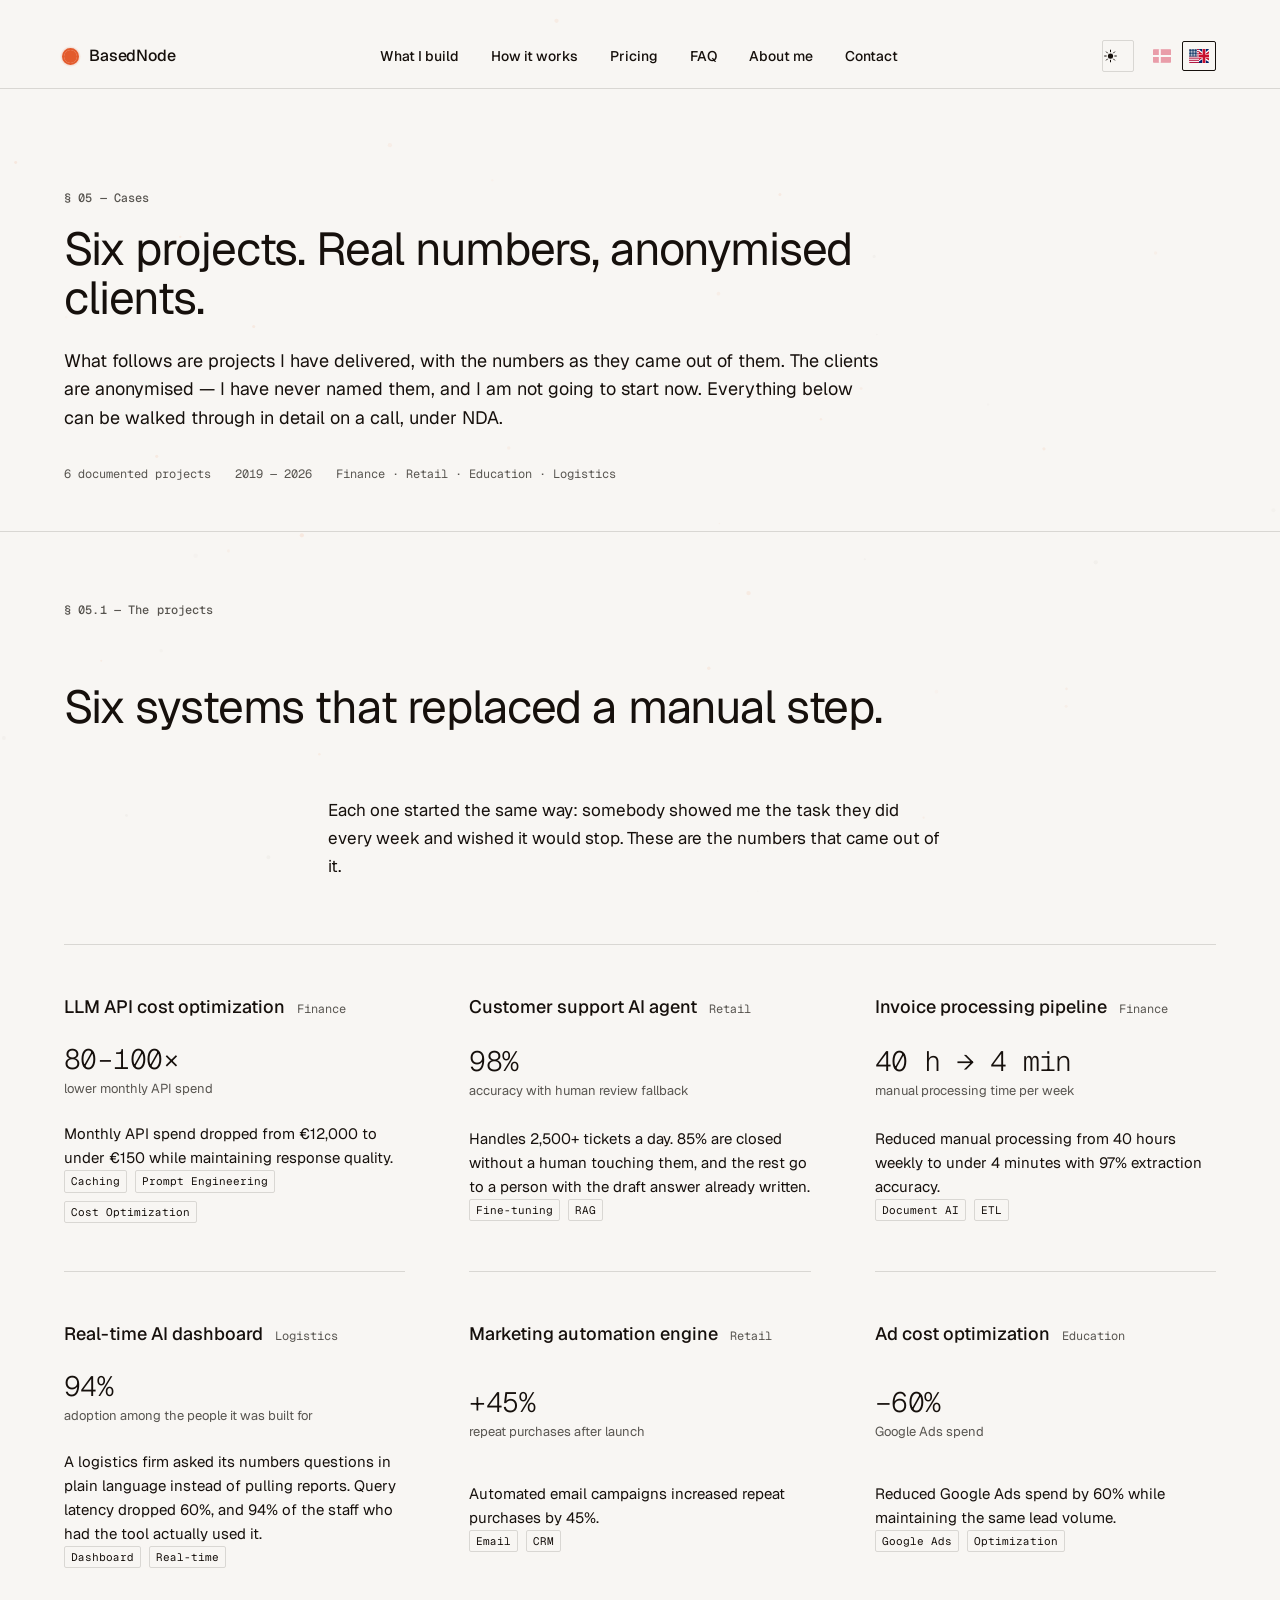
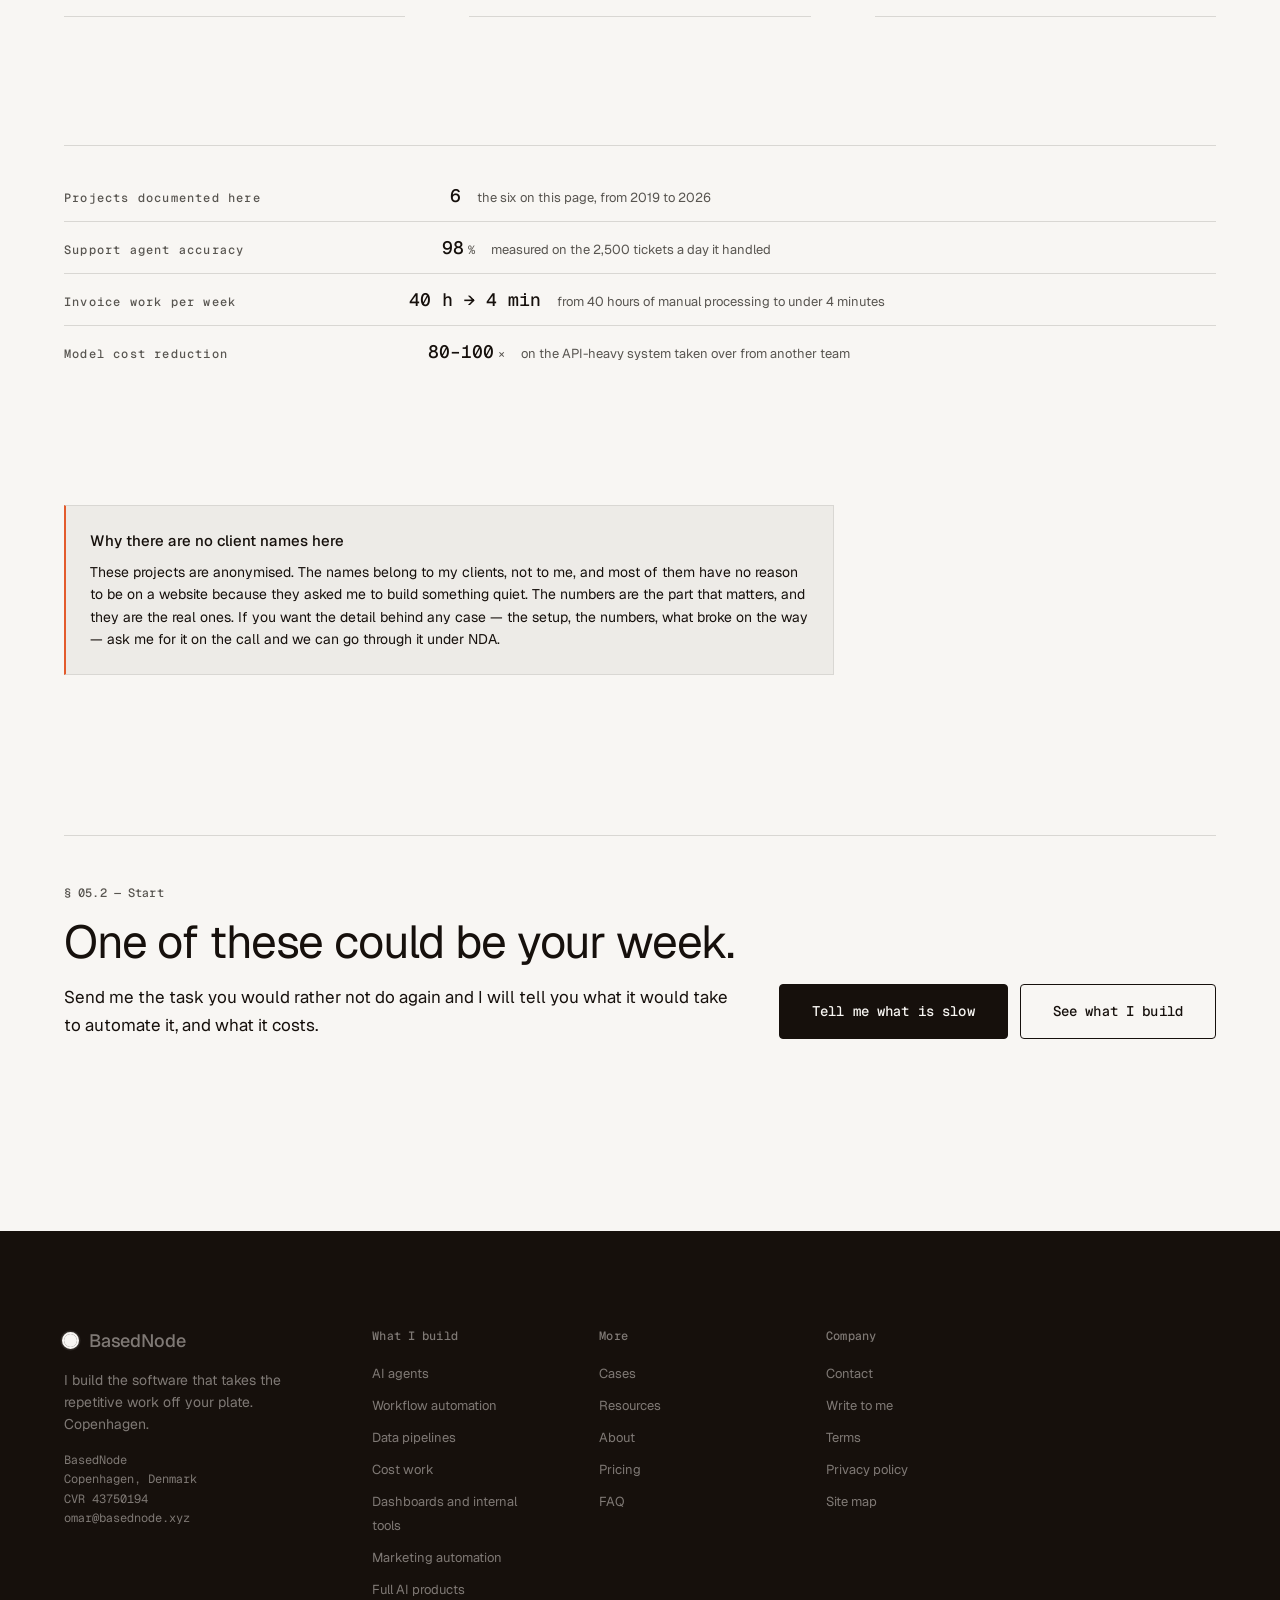
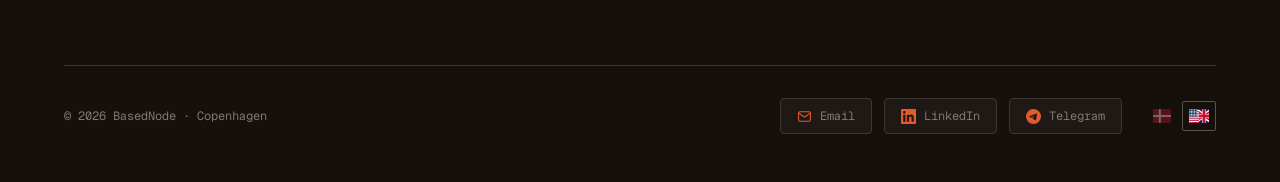
<file: cases.html>
<!DOCTYPE html>
<html lang="en">
<head>
  <meta charset="UTF-8" />
  <meta name="viewport" content="width=device-width, initial-scale=1.0" />
  <meta name="theme-color" content="#F8F6F2" />
  <title>Cases — BasedNode</title>
  <meta name="description" content="Six documented BasedNode projects with real numbers: API cost cut by 80-100x, 98% support accuracy, 40 hours of invoice work reduced to 4 minutes. Client names are anonymised; details can be discussed under NDA." />
  <meta property="og:type" content="website" />
  <meta property="og:site_name" content="BasedNode" />
  <meta property="og:title" content="Cases — BasedNode" />
  <meta property="og:description" content="Six documented BasedNode projects with real numbers: API cost cut by 80-100x, 98% support accuracy, 40 hours of invoice work reduced to 4 minutes. Client names are anonymised; details can be discussed under NDA." />
  <meta property="og:url" content="https://ikkeomar.github.io/basednode-office/cases" />
  <meta name="twitter:card" content="summary" />
  <meta name="twitter:title" content="Cases — BasedNode" />
  <meta name="twitter:description" content="Six documented BasedNode projects with real numbers: API cost cut by 80-100x, 98% support accuracy, 40 hours of invoice work reduced to 4 minutes. Client names are anonymised; details can be discussed under NDA." />
  <link rel="canonical" href="https://ikkeomar.github.io/basednode-office/cases" />
  <link rel="preconnect" href="https://fonts.googleapis.com" />
  <link rel="preconnect" href="https://fonts.gstatic.com" crossorigin />
  <link href="https://fonts.googleapis.com/css2?family=Geist:wght@200;300;400;500;600;700&family=Geist+Mono:wght@400;500;600&family=IBM+Plex+Mono:wght@400;500&display=swap" rel="stylesheet" />
  <link rel="stylesheet" href="styles.css" />
  <link rel="icon" href="_assets/favicon.svg" type="image/svg+xml" />
  <script>
    /* Mark the document as script-enabled BEFORE the body renders, so
       the reveal animation can hide its targets without a flash of
       visible-then-hidden content. Without this class the content is
       simply visible — a page of invisible sections is far worse than
       a page with no animation.

       The timer is the safety net: if app.js never runs, everything is
       revealed after four seconds rather than staying at opacity 0. */
    (function () {
      var d = document.documentElement;
      d.classList.add("js");
      window.__bnRevealFallback = setTimeout(function () {
        d.classList.add("reveal-all");
      }, 4000);

      /* Set the theme BEFORE the body renders. If this waits for
         app.js, a reader on a dark desktop sees a flash of the light
         theme on every page load — the classic theme bug. The stored
         preference wins; without one, the operating system decides. */
      try {
        var stored = localStorage.getItem("bn-theme");
        if (!stored) {
          stored = window.matchMedia && window.matchMedia("(prefers-color-scheme: dark)").matches
            ? "dark" : "light";
        }
        d.setAttribute("data-theme", stored);
        var meta = document.querySelector('meta[name="theme-color"]');
        if (meta) meta.setAttribute("content", stored === "dark" ? "#1A1917" : "#F8F6F2");
      } catch (e) {
        d.setAttribute("data-theme", "light");
      }
    })();
  </script>
</head>
<body data-page="cases">

  <!-- The ambient particle field. The same idea as basednode.xyz: a
       fixed canvas behind the content, drifting slowly. It is
       decorative, so it is hidden from assistive technology and it
       stops itself when the reader has asked for less motion. -->
  <canvas id="bn-particles" aria-hidden="true"></canvas>

  <a class="skip-to-content" href="#main" data-i18n="skip_to_content">Skip to content</a>

  <header class="topnav">
    <div class="container topnav__inner">
      <a href="./" class="topnav__logo" aria-label="BasedNode home">
        <span class="topnav__logo-mark" aria-hidden="true"></span>
        <span>BasedNode</span>
      </a>
      <nav aria-label="Primary">
        <ul class="topnav__links">          <li><a href="services" data-i18n="services">What I build</a></li>
          <li><a href="services#how" data-i18n="how">How it works</a></li>
          <li><a href="services#pricing" data-i18n="pricing">Pricing</a></li>
          <li><a href="services#faq" data-i18n="faq">FAQ</a></li>
          <li><a href="about" data-i18n="about">About me</a></li>
          <li><a href="contact" data-i18n="contact">Contact</a></li></ul>
      </nav>
      <div class="topnav__actions">
        <button class="theme-toggle" type="button" id="themeToggle" aria-pressed="false" aria-label="Switch to dark mode">
          <svg class="theme-toggle__icon theme-toggle__icon--sun" viewBox="0 0 24 24" aria-hidden="true" focusable="false">
            <circle cx="12" cy="12" r="4.2" fill="currentColor" stroke="none"/>
            <g stroke="currentColor" stroke-width="1.6" stroke-linecap="round">
              <line x1="12" y1="2.6" x2="12" y2="5.2"/>
              <line x1="12" y1="18.8" x2="12" y2="21.4"/>
              <line x1="2.6" y1="12" x2="5.2" y2="12"/>
              <line x1="18.8" y1="12" x2="21.4" y2="12"/>
              <line x1="5.4" y1="5.4" x2="7.2" y2="7.2"/>
              <line x1="16.8" y1="16.8" x2="18.6" y2="18.6"/>
              <line x1="5.4" y1="18.6" x2="7.2" y2="16.8"/>
              <line x1="16.8" y1="7.2" x2="18.6" y2="5.4"/>
            </g>
          </svg>
          <svg class="theme-toggle__icon theme-toggle__icon--moon" viewBox="0 0 24 24" aria-hidden="true" focusable="false">
            <path d="M20 14.2A8.4 8.4 0 0 1 9.8 4a8.4 8.4 0 1 0 10.2 10.2z" fill="currentColor" stroke="none"/>
          </svg>
        </button>
        <div class="lang-switch" role="group" aria-label="Language">
        <button class="lang-switch__opt" type="button" data-lang-toggle data-lang-target="da" aria-pressed="false" aria-label="Vis på dansk">
          <svg class="lang-flag" viewBox="0 0 37 28" preserveAspectRatio="xMidYMid meet" aria-hidden="true" focusable="false"><rect width="37" height="28" fill="#D21034"/><rect x="12" width="4" height="28" fill="#FFFFFF"/><rect y="12" width="37" height="4" fill="#FFFFFF"/></svg>
        </button>
        <button class="lang-switch__opt" type="button" data-lang-toggle data-lang-target="en" aria-pressed="false" aria-label="Show in English">
          <svg class="lang-flag" viewBox="0 0 40 28" preserveAspectRatio="xMidYMid meet" aria-hidden="true" focusable="false"><svg x="0" y="0" width="20.00" height="28" viewBox="0 0 20.00 28" preserveAspectRatio="xMidYMid slice"><rect width="40" height="28" fill="#FFFFFF"/><rect y="0.000" width="40" height="2.154" fill="#B31942"/><rect y="4.308" width="40" height="2.154" fill="#B31942"/><rect y="8.615" width="40" height="2.154" fill="#B31942"/><rect y="12.923" width="40" height="2.154" fill="#B31942"/><rect y="17.231" width="40" height="2.154" fill="#B31942"/><rect y="21.538" width="40" height="2.154" fill="#B31942"/><rect y="25.846" width="40" height="2.154" fill="#B31942"/><rect width="16.000" height="15.077" fill="#0A3161"/><circle cx="1.60" cy="1.51" r="1.15" fill="#FFFFFF"/><circle cx="4.80" cy="1.51" r="1.15" fill="#FFFFFF"/><circle cx="8.00" cy="1.51" r="1.15" fill="#FFFFFF"/><circle cx="11.20" cy="1.51" r="1.15" fill="#FFFFFF"/><circle cx="14.40" cy="1.51" r="1.15" fill="#FFFFFF"/><circle cx="1.60" cy="4.52" r="1.15" fill="#FFFFFF"/><circle cx="4.80" cy="4.52" r="1.15" fill="#FFFFFF"/><circle cx="8.00" cy="4.52" r="1.15" fill="#FFFFFF"/><circle cx="11.20" cy="4.52" r="1.15" fill="#FFFFFF"/><circle cx="14.40" cy="4.52" r="1.15" fill="#FFFFFF"/><circle cx="1.60" cy="7.54" r="1.15" fill="#FFFFFF"/><circle cx="4.80" cy="7.54" r="1.15" fill="#FFFFFF"/><circle cx="8.00" cy="7.54" r="1.15" fill="#FFFFFF"/><circle cx="11.20" cy="7.54" r="1.15" fill="#FFFFFF"/><circle cx="14.40" cy="7.54" r="1.15" fill="#FFFFFF"/><circle cx="1.60" cy="10.55" r="1.15" fill="#FFFFFF"/><circle cx="4.80" cy="10.55" r="1.15" fill="#FFFFFF"/><circle cx="8.00" cy="10.55" r="1.15" fill="#FFFFFF"/><circle cx="11.20" cy="10.55" r="1.15" fill="#FFFFFF"/><circle cx="14.40" cy="10.55" r="1.15" fill="#FFFFFF"/><circle cx="1.60" cy="13.57" r="1.15" fill="#FFFFFF"/><circle cx="4.80" cy="13.57" r="1.15" fill="#FFFFFF"/><circle cx="8.00" cy="13.57" r="1.15" fill="#FFFFFF"/><circle cx="11.20" cy="13.57" r="1.15" fill="#FFFFFF"/><circle cx="14.40" cy="13.57" r="1.15" fill="#FFFFFF"/></svg><svg x="20.00" y="0" width="20.00" height="28" viewBox="8 0 24 28" preserveAspectRatio="xMidYMid slice"><rect width="40" height="28" fill="#012169"/><polygon points="8.40,0 40,23.80 40,32.20 0,8.40" fill="#FFFFFF"/><polygon points="31.60,0 40,4.20 0,32.20 0,23.80" fill="#FFFFFF"/><polygon points="3.40,0 40,26.30 40,29.70 0,3.40" fill="#C8102E"/><polygon points="36.60,0 40,1.70 0,29.70 0,26.30" fill="#C8102E"/><rect x="16.40" width="7.20" height="28" fill="#FFFFFF"/><rect y="10.40" width="40" height="7.20" fill="#FFFFFF"/><rect x="17.26" width="5.47" height="28" fill="#C8102E"/><rect y="11.26" width="40" height="5.47" fill="#C8102E"/></svg></svg>
        </button>
      </div>
        <button class="topnav__menu-btn" data-menu-btn aria-label="Open menu" aria-expanded="false" aria-controls="mobile-menu">
          <svg class="icon-open" width="20" height="20" viewBox="0 0 256 256" fill="none" stroke="currentColor" stroke-width="16" stroke-linecap="round" stroke-linejoin="round" aria-hidden="true">
            <line x1="40" y1="64" x2="216" y2="64"/>
            <line x1="40" y1="128" x2="216" y2="128"/>
            <line x1="40" y1="192" x2="216" y2="192"/>
          </svg>
          <svg class="icon-close" width="20" height="20" viewBox="0 0 256 256" fill="none" stroke="currentColor" stroke-width="16" stroke-linecap="round" stroke-linejoin="round" aria-hidden="true">
            <line x1="72" y1="72" x2="184" y2="184"/>
            <line x1="184" y1="72" x2="72" y2="184"/>
          </svg>
        </button>
      </div>
    </div>

    <!-- Panel lives INSIDE the sticky header so it drops out of the bar
         instead of scrolling away with the page. -->
    <nav class="mobile-menu" id="mobile-menu" data-mobile-menu aria-hidden="true" aria-label="Mobile">
      <ul>        <li><a href="services" data-i18n="services">What I build</a></li>
        <li><a href="services#how" data-i18n="how">How it works</a></li>
        <li><a href="services#pricing" data-i18n="pricing">Pricing</a></li>
        <li><a href="services#faq" data-i18n="faq">FAQ</a></li>
        <li><a href="about" data-i18n="about">About me</a></li>
        <li><a href="contact" data-i18n="contact">Contact</a></li></ul>
    </nav>
  </header>

  <!-- Tap-outside scrim, sits behind the panel -->
  <div class="nav-scrim" data-nav-scrim hidden></div>

  <main id="main">

    <!-- ══ PAGE HEAD ══ -->
    <section class="page-head">
      <div class="container">
        <div class="page-head__inner">
          <span class="micro-label" data-i18n="cs_head_label">§ 05 — Cases</span>
          <h1 class="display-lg page-head__title" data-i18n="cs_head_title">Six projects. Real numbers, anonymised clients.</h1>
          <p class="page-head__lede" data-i18n="cs_head_lede">What follows are projects I have delivered, with the numbers as they came out of them. The clients are anonymised — I have never named them, and I am not going to start now. Everything below can be walked through in detail on a call, under NDA.</p>
          <div class="page-head__meta">
            <span data-i18n="cs_head_meta1">6 documented projects</span>
            <span data-i18n="cs_head_meta2">2019 — 2026</span>
            <span data-i18n="cs_head_meta3">Finance · Retail · Education · Logistics</span>
          </div>
        </div>
      </div>
    </section>

    <!-- ══ THE SIX PROJECTS ══ -->
    <section class="tight" id="cases">
      <div class="container">
        <div class="section-head section-head__editorial">
          <span class="micro-label" data-i18n="cs_s1_label">§ 05.1 — The projects</span>
          <h2 class="display-lg" data-i18n="cs_s1_title">Six systems that replaced a manual step.</h2>
          <p class="prose" data-i18n="cs_s1_desc">Each one started the same way: somebody showed me the task they did every week and wished it would stop. These are the numbers that came out of it.</p>
        </div>

        <div class="case-grid">

          <div class="case-card" data-reveal="1">
            <div class="case-card__head">
              <span class="case-card__title" data-i18n="cs1_title">LLM API cost optimization</span>
              <span class="case-card__domain" data-i18n="cs1_domain">Finance</span>
            </div>
            <div>
              <div class="case-card__metric" data-i18n="cs1_metric">80–100×</div>
              <div class="case-card__metric-note" data-i18n="cs1_metric_note">lower monthly API spend</div>
            </div>
            <div class="case-card__body">
              <p class="case-card__desc" data-i18n="cs1_desc">Monthly API spend dropped from €12,000 to under €150 while maintaining response quality.</p>
              <div class="case-card__chips">
                <span class="chip" data-i18n="cs1_tag1">Caching</span>
                <span class="chip" data-i18n="cs1_tag2">Prompt Engineering</span>
                <span class="chip" data-i18n="cs1_tag3">Cost Optimization</span>
              </div>
            </div>
          </div>

          <div class="case-card" data-reveal="1">
            <div class="case-card__head">
              <span class="case-card__title" data-i18n="cs2_title">Customer support AI agent</span>
              <span class="case-card__domain" data-i18n="cs2_domain">Retail</span>
            </div>
            <div>
              <div class="case-card__metric" data-i18n="cs2_metric">98%</div>
              <div class="case-card__metric-note" data-i18n="cs2_metric_note">accuracy with human review fallback</div>
            </div>
            <div class="case-card__body">
              <p class="case-card__desc" data-i18n="cs2_desc">Handles 2,500+ tickets a day. 85% are closed without a human touching them, and the rest go to a person with the draft answer already written.</p>
              <div class="case-card__chips">
                <span class="chip" data-i18n="cs2_tag1">Fine-tuning</span>
                <span class="chip" data-i18n="cs2_tag2">RAG</span>
              </div>
            </div>
          </div>

          <div class="case-card" data-reveal="1">
            <div class="case-card__head">
              <span class="case-card__title" data-i18n="cs3_title">Invoice processing pipeline</span>
              <span class="case-card__domain" data-i18n="cs3_domain">Finance</span>
            </div>
            <div>
              <div class="case-card__metric" data-i18n="cs3_metric">40 h → 4 min</div>
              <div class="case-card__metric-note" data-i18n="cs3_metric_note">manual processing time per week</div>
            </div>
            <div class="case-card__body">
              <p class="case-card__desc" data-i18n="cs3_desc">Reduced manual processing from 40 hours weekly to under 4 minutes with 97% extraction accuracy.</p>
              <div class="case-card__chips">
                <span class="chip" data-i18n="cs3_tag1">Document AI</span>
                <span class="chip" data-i18n="cs3_tag2">ETL</span>
              </div>
            </div>
          </div>

          <div class="case-card" data-reveal="1">
            <div class="case-card__head">
              <span class="case-card__title" data-i18n="cs4_title">Real-time AI dashboard</span>
              <span class="case-card__domain" data-i18n="cs4_domain">Logistics</span>
            </div>
            <div>
              <div class="case-card__metric" data-i18n="cs4_metric">94%</div>
              <div class="case-card__metric-note" data-i18n="cs4_metric_note">adoption among the people it was built for</div>
            </div>
            <div class="case-card__body">
              <p class="case-card__desc" data-i18n="cs4_desc">A logistics firm asked its numbers questions in plain language instead of pulling reports. Query latency dropped 60%, and 94% of the staff who had the tool actually used it.</p>
              <div class="case-card__chips">
                <span class="chip" data-i18n="cs4_tag1">Dashboard</span>
                <span class="chip" data-i18n="cs4_tag2">Real-time</span>
              </div>
            </div>
          </div>

          <div class="case-card" data-reveal="1">
            <div class="case-card__head">
              <span class="case-card__title" data-i18n="cs5_title">Marketing automation engine</span>
              <span class="case-card__domain" data-i18n="cs5_domain">Retail</span>
            </div>
            <div>
              <div class="case-card__metric" data-i18n="cs5_metric">+45%</div>
              <div class="case-card__metric-note" data-i18n="cs5_metric_note">repeat purchases after launch</div>
            </div>
            <div class="case-card__body">
              <p class="case-card__desc" data-i18n="cs5_desc">Automated email campaigns increased repeat purchases by 45%.</p>
              <div class="case-card__chips">
                <span class="chip" data-i18n="cs5_tag1">Email</span>
                <span class="chip" data-i18n="cs5_tag2">CRM</span>
              </div>
            </div>
          </div>

          <div class="case-card" data-reveal="1">
            <div class="case-card__head">
              <span class="case-card__title" data-i18n="cs6_title">Ad cost optimization</span>
              <span class="case-card__domain" data-i18n="cs6_domain">Education</span>
            </div>
            <div>
              <div class="case-card__metric" data-i18n="cs6_metric">−60%</div>
              <div class="case-card__metric-note" data-i18n="cs6_metric_note">Google Ads spend</div>
            </div>
            <div class="case-card__body">
              <p class="case-card__desc" data-i18n="cs6_desc">Reduced Google Ads spend by 60% while maintaining the same lead volume.</p>
              <div class="case-card__chips">
                <span class="chip" data-i18n="cs6_tag1">Google Ads</span>
                <span class="chip" data-i18n="cs6_tag2">Optimization</span>
              </div>
            </div>
          </div>

        </div>
      </div>
    </section>

    <!-- ══ NUMBERS ══ -->
    <section class="tight">
      <div class="container">
        <div class="stat-block" data-reveal="1">
          <div class="stat" data-reveal="1">
            <span class="stat__label" data-i18n="cs_stat1_label">Projects documented here</span>
            <span class="stat__value">6</span>
            <span class="stat__note" data-i18n="cs_stat1_note">the six on this page, from 2019 to 2026</span>
          </div>
          <div class="stat" data-reveal="1">
            <span class="stat__label" data-i18n="cs_stat2_label">Support agent accuracy</span>
            <span class="stat__value">98<span class="stat__value-unit">%</span></span>
            <span class="stat__note" data-i18n="cs_stat2_note">measured on the 2,500 tickets a day it handled</span>
          </div>
          <div class="stat" data-reveal="1">
            <span class="stat__label" data-i18n="cs_stat3_label">Invoice work per week</span>
            <span class="stat__value" data-i18n="cs_stat_time">40 h → 4 min</span>
            <span class="stat__note" data-i18n="cs_stat3_note">from 40 hours of manual processing to under 4 minutes</span>
          </div>
          <div class="stat" data-reveal="1">
            <span class="stat__label" data-i18n="cs_stat4_label">Model cost reduction</span>
            <span class="stat__value">80–100<span class="stat__value-unit">×</span></span>
            <span class="stat__note" data-i18n="cs_stat4_note">on the API-heavy system taken over from another team</span>
          </div>
        </div>
      </div>
    </section>

    <!-- ══ ANONYMISATION ══ -->
    <section class="tight">
      <div class="container">
        <div class="callout" data-reveal="1">
          <div class="callout__title" data-i18n="cs_callout_title">Why there are no client names here</div>
          <div class="callout__body" data-i18n="cs_callout_body">These projects are anonymised. The names belong to my clients, not to me, and most of them have no reason to be on a website because they asked me to build something quiet. The numbers are the part that matters, and they are the real ones. If you want the detail behind any case — the setup, the numbers, what broke on the way — ask me for it on the call and we can go through it under NDA.</div>
        </div>
      </div>
    </section>

    <!-- ══ START ══ -->
    <section>
      <div class="container">
        <div class="start-grid">
          <div>
            <span class="micro-label section-label" data-i18n="cs_s3_label">§ 05.2 — Start</span>
            <h2 class="display-lg" data-i18n="cs_start_title">One of these could be your week.</h2>
            <p class="prose start-grid__prose" data-i18n="cs_start_sub">Send me the task you would rather not do again and I will tell you what it would take to automate it, and what it costs.</p>
          </div>
          <div class="start-grid__actions">
            <a href="contact" class="btn btn--primary btn--lg" data-i18n="cs_start_cta1">Tell me what is slow</a>
            <a href="services" class="btn btn--secondary btn--lg" data-i18n="cs_start_cta2">See what I build</a>
          </div>
        </div>
      </div>
    </section>

</main>

  <footer class="footer">
    <div class="container">
      <div class="footer__grid">
        <div class="footer__brand-block">
          <a href="./" class="footer__logo" aria-label="BasedNode home">
            <span class="footer__logo-mark" aria-hidden="true"></span>
            <span>BasedNode</span>
          </a>
          <p class="footer__desc" data-i18n="footer_desc">I build the software that takes the repetitive work off your plate. Copenhagen.</p>
          <address class="footer__address">
            BasedNode<br/>
            <span data-i18n="foot_city">Copenhagen, Denmark</span><br/>
            <span data-i18n="foot_cvr">CVR 43750194</span><br/>
            <a href="mailto:omar@basednode.xyz">omar@basednode.xyz</a>
          </address>
        </div>
        <div class="footer__col">
          <div class="footer__col-title" data-i18n="foot_col1">What I build</div>
          <ul>
            <li><a href="services" data-i18n="foot_svc1">AI agents</a></li>
            <li><a href="services" data-i18n="foot_svc2">Workflow automation</a></li>
            <li><a href="services" data-i18n="foot_svc3">Data pipelines</a></li>
            <li><a href="services" data-i18n="foot_svc4">Cost work</a></li>
            <li><a href="services" data-i18n="foot_svc5">Dashboards and internal tools</a></li>
            <li><a href="services" data-i18n="foot_svc6">Marketing automation</a></li>
            <li><a href="services" data-i18n="foot_svc7">Full AI products</a></li>
          </ul>
        </div>
        <div class="footer__col">
          <div class="footer__col-title" data-i18n="foot_col2">More</div>
          <ul>
            <li><a href="cases" data-i18n="foot_l_cases">Cases</a></li>
            <li><a href="resources" data-i18n="foot_l_resources">Resources</a></li>
            <li><a href="about" data-i18n="foot_l_about">About</a></li>
            <li><a href="services#pricing" data-i18n="foot_l_pricing">Pricing</a></li>
            <li><a href="services#faq" data-i18n="foot_l_faq">FAQ</a></li>
          </ul>
        </div>
        <div class="footer__col">
          <div class="footer__col-title" data-i18n="foot_col3">Company</div>
          <ul>
            <li><a href="contact" data-i18n="foot_l_contact">Contact</a></li>
            <li><a href="mailto:omar@basednode.xyz" data-i18n="foot_email">Write to me</a></li>
            <li><a href="terms" data-i18n="foot_l_terms">Terms</a></li>
            <li><a href="privacy" data-i18n="foot_l_privacy">Privacy policy</a></li>
            <li><a href="sitemap" data-i18n="foot_l_sitemap">Site map</a></li>
          </ul>
        </div>
      </div>
      <div class="footer__bottom">
        <span data-i18n="copyright">© 2026 BasedNode · Copenhagen</span>
        <span class="footer__bottom-links">
          <ul class="footer__socials">
            <li><a href="mailto:omar@basednode.xyz" class="footer__social">
              <span class="footer__social-icon" aria-hidden="true"><svg width="15" height="15" viewBox="0 0 24 24" fill="none" stroke="currentColor" stroke-width="1.7" stroke-linecap="round" stroke-linejoin="round" aria-hidden="true" focusable="false"><rect x="2.5" y="4.5" width="19" height="15" rx="2.2"/><path d="m3 6.6 8.05 5.75a1.6 1.6 0 0 0 1.9 0L21 6.6"/></svg></span>
              <span data-i18n="foot_social_mail">Email</span>
            </a></li>
            <li><a href="https://linkedin.com/in/omar-jennane-576a26265" class="footer__social" target="_blank" rel="noopener noreferrer">
              <span class="footer__social-icon" aria-hidden="true"><svg width="15" height="15" viewBox="0 0 24 24" aria-hidden="true" focusable="false"><path fill="currentColor" stroke="none" d="M20.447 20.452h-3.554v-5.569c0-1.328-.027-3.037-1.852-3.037-1.853 0-2.136 1.445-2.136 2.939v5.667H9.351V9h3.414v1.561h.046c.477-.9 1.637-1.85 3.37-1.85 3.601 0 4.267 2.37 4.267 5.455v6.286zM5.337 7.433c-1.144 0-2.063-.926-2.063-2.065 0-1.138.92-2.063 2.063-2.063 1.14 0 2.064.925 2.064 2.063 0 1.139-.925 2.065-2.064 2.065zm1.782 13.019H3.555V9h3.564v11.452zM22.225 0H1.771C.792 0 0 .774 0 1.729v20.542C0 23.227.792 24 1.771 24h20.451C23.2 24 24 23.227 24 22.271V1.729C24 .774 23.2 0 22.222 0z"/></svg></span>
              <span data-i18n="foot_social_linkedin">LinkedIn</span>
            </a></li>
            <li><a href="https://t.me/IkkeOmar" class="footer__social" target="_blank" rel="noopener noreferrer">
              <span class="footer__social-icon" aria-hidden="true"><svg width="15" height="15" viewBox="0 0 24 24" aria-hidden="true" focusable="false"><path fill="currentColor" stroke="none" d="M11.944 0A12 12 0 0 0 0 12a12 12 0 0 0 12 12 12 12 0 0 0 12-12A12 12 0 0 0 12 0a12 12 0 0 0-.056 0zm4.962 7.224c.1-.002.321.023.465.14a.506.506 0 0 1 .171.325c.016.093.036.306.02.472-.18 1.898-.962 6.502-1.36 8.627-.168.9-.499 1.201-.82 1.23-.696.065-1.225-.46-1.9-.902-1.056-.693-1.653-1.124-2.678-1.8-1.185-.78-.417-1.21.258-1.91.177-.184 3.247-2.977 3.307-3.23.007-.032.014-.15-.056-.212s-.174-.041-.249-.024c-.106.024-1.793 1.14-5.061 3.345-.48.33-.913.49-1.302.48-.428-.008-1.252-.241-1.865-.44-.752-.245-1.349-.374-1.297-.789.027-.216.325-.437.893-.663 3.498-1.524 5.83-2.529 6.998-3.014 3.332-1.386 4.025-1.627 4.476-1.635z"/></svg></span>
              <span data-i18n="foot_social_telegram">Telegram</span>
            </a></li>
          </ul>
          <div class="lang-switch lang-switch--dark" role="group" aria-label="Language">
        <button class="lang-switch__opt" type="button" data-lang-toggle data-lang-target="da" aria-pressed="false" aria-label="Vis på dansk">
          <svg class="lang-flag" viewBox="0 0 37 28" preserveAspectRatio="xMidYMid meet" aria-hidden="true" focusable="false"><rect width="37" height="28" fill="#D21034"/><rect x="12" width="4" height="28" fill="#FFFFFF"/><rect y="12" width="37" height="4" fill="#FFFFFF"/></svg>
        </button>
        <button class="lang-switch__opt" type="button" data-lang-toggle data-lang-target="en" aria-pressed="false" aria-label="Show in English">
          <svg class="lang-flag" viewBox="0 0 40 28" preserveAspectRatio="xMidYMid meet" aria-hidden="true" focusable="false"><svg x="0" y="0" width="20.00" height="28" viewBox="0 0 20.00 28" preserveAspectRatio="xMidYMid slice"><rect width="40" height="28" fill="#FFFFFF"/><rect y="0.000" width="40" height="2.154" fill="#B31942"/><rect y="4.308" width="40" height="2.154" fill="#B31942"/><rect y="8.615" width="40" height="2.154" fill="#B31942"/><rect y="12.923" width="40" height="2.154" fill="#B31942"/><rect y="17.231" width="40" height="2.154" fill="#B31942"/><rect y="21.538" width="40" height="2.154" fill="#B31942"/><rect y="25.846" width="40" height="2.154" fill="#B31942"/><rect width="16.000" height="15.077" fill="#0A3161"/><circle cx="1.60" cy="1.51" r="1.15" fill="#FFFFFF"/><circle cx="4.80" cy="1.51" r="1.15" fill="#FFFFFF"/><circle cx="8.00" cy="1.51" r="1.15" fill="#FFFFFF"/><circle cx="11.20" cy="1.51" r="1.15" fill="#FFFFFF"/><circle cx="14.40" cy="1.51" r="1.15" fill="#FFFFFF"/><circle cx="1.60" cy="4.52" r="1.15" fill="#FFFFFF"/><circle cx="4.80" cy="4.52" r="1.15" fill="#FFFFFF"/><circle cx="8.00" cy="4.52" r="1.15" fill="#FFFFFF"/><circle cx="11.20" cy="4.52" r="1.15" fill="#FFFFFF"/><circle cx="14.40" cy="4.52" r="1.15" fill="#FFFFFF"/><circle cx="1.60" cy="7.54" r="1.15" fill="#FFFFFF"/><circle cx="4.80" cy="7.54" r="1.15" fill="#FFFFFF"/><circle cx="8.00" cy="7.54" r="1.15" fill="#FFFFFF"/><circle cx="11.20" cy="7.54" r="1.15" fill="#FFFFFF"/><circle cx="14.40" cy="7.54" r="1.15" fill="#FFFFFF"/><circle cx="1.60" cy="10.55" r="1.15" fill="#FFFFFF"/><circle cx="4.80" cy="10.55" r="1.15" fill="#FFFFFF"/><circle cx="8.00" cy="10.55" r="1.15" fill="#FFFFFF"/><circle cx="11.20" cy="10.55" r="1.15" fill="#FFFFFF"/><circle cx="14.40" cy="10.55" r="1.15" fill="#FFFFFF"/><circle cx="1.60" cy="13.57" r="1.15" fill="#FFFFFF"/><circle cx="4.80" cy="13.57" r="1.15" fill="#FFFFFF"/><circle cx="8.00" cy="13.57" r="1.15" fill="#FFFFFF"/><circle cx="11.20" cy="13.57" r="1.15" fill="#FFFFFF"/><circle cx="14.40" cy="13.57" r="1.15" fill="#FFFFFF"/></svg><svg x="20.00" y="0" width="20.00" height="28" viewBox="8 0 24 28" preserveAspectRatio="xMidYMid slice"><rect width="40" height="28" fill="#012169"/><polygon points="8.40,0 40,23.80 40,32.20 0,8.40" fill="#FFFFFF"/><polygon points="31.60,0 40,4.20 0,32.20 0,23.80" fill="#FFFFFF"/><polygon points="3.40,0 40,26.30 40,29.70 0,3.40" fill="#C8102E"/><polygon points="36.60,0 40,1.70 0,29.70 0,26.30" fill="#C8102E"/><rect x="16.40" width="7.20" height="28" fill="#FFFFFF"/><rect y="10.40" width="40" height="7.20" fill="#FFFFFF"/><rect x="17.26" width="5.47" height="28" fill="#C8102E"/><rect y="11.26" width="40" height="5.47" fill="#C8102E"/></svg></svg>
        </button>
      </div>
        </span>
      </div>
    </div>
  </footer>

  <script src="i18n.js"></script>
  <script src="app.js"></script>
</body>
</html>
</file>
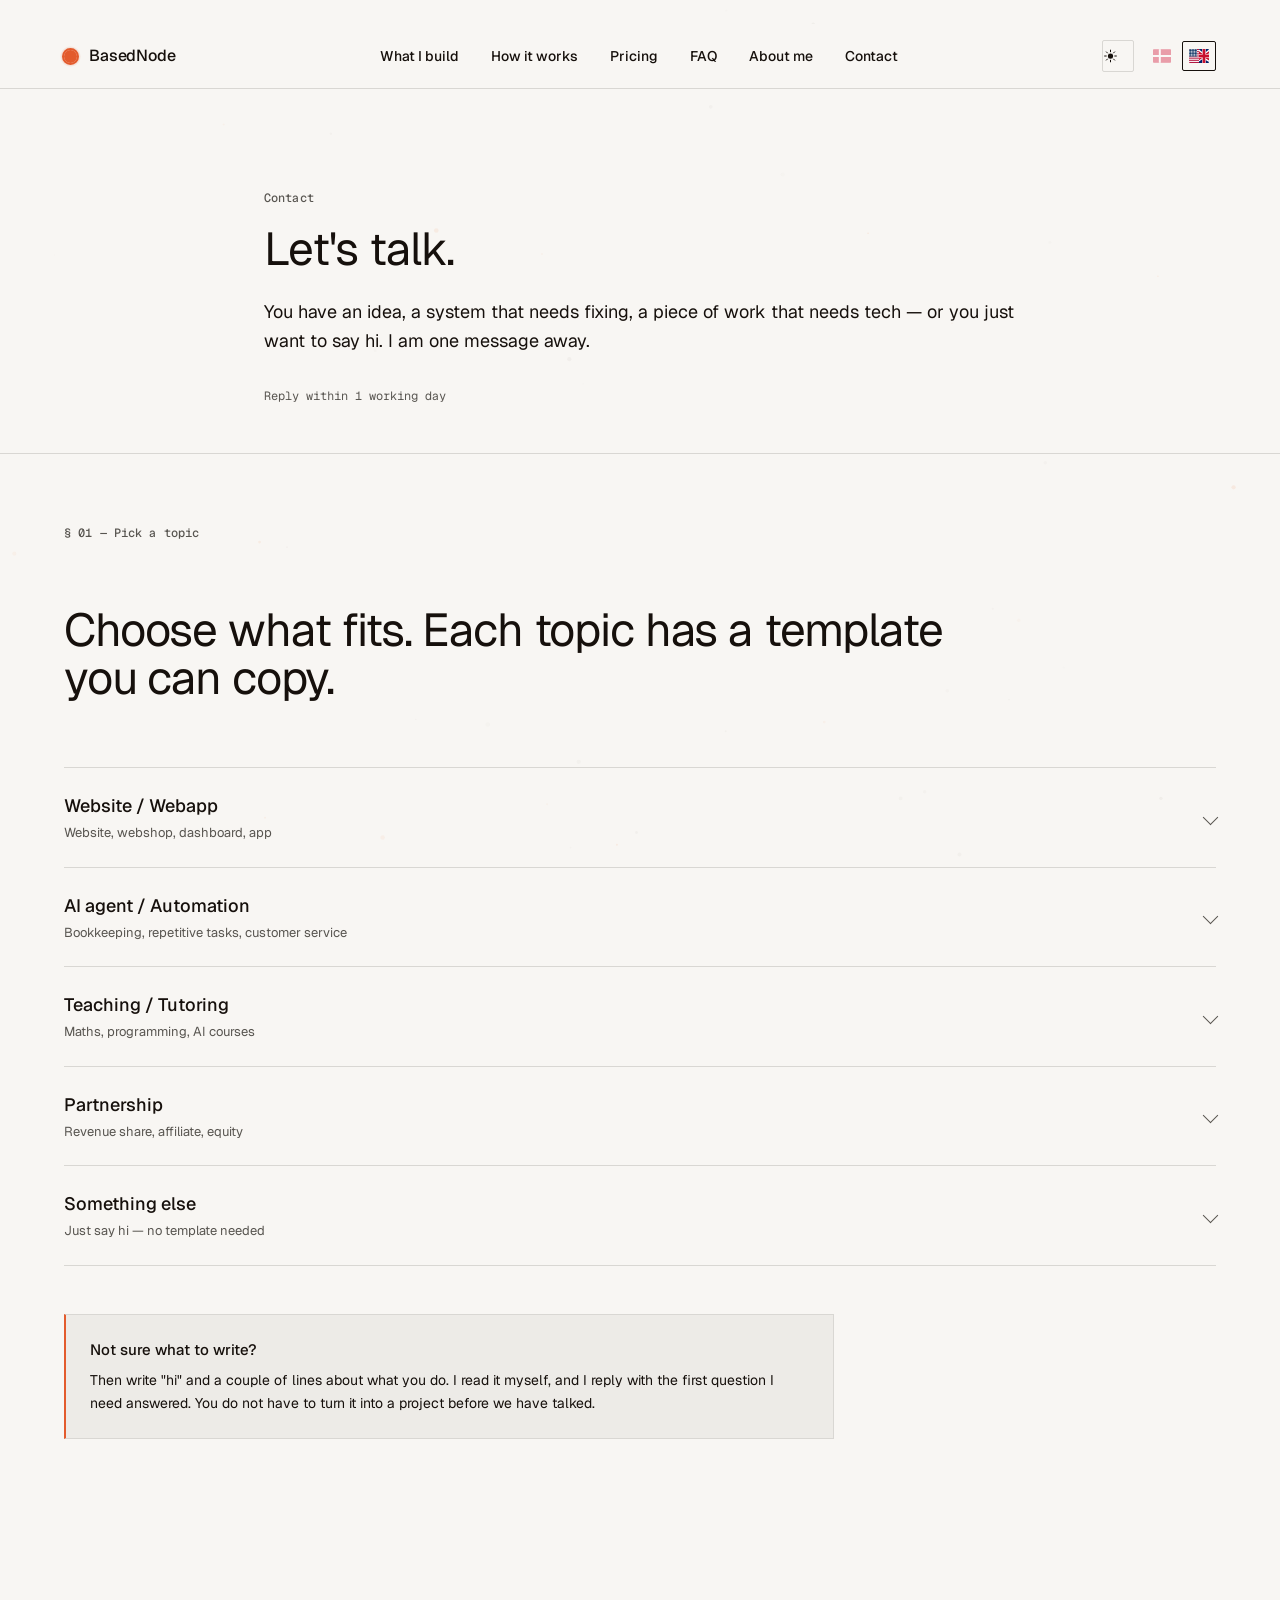
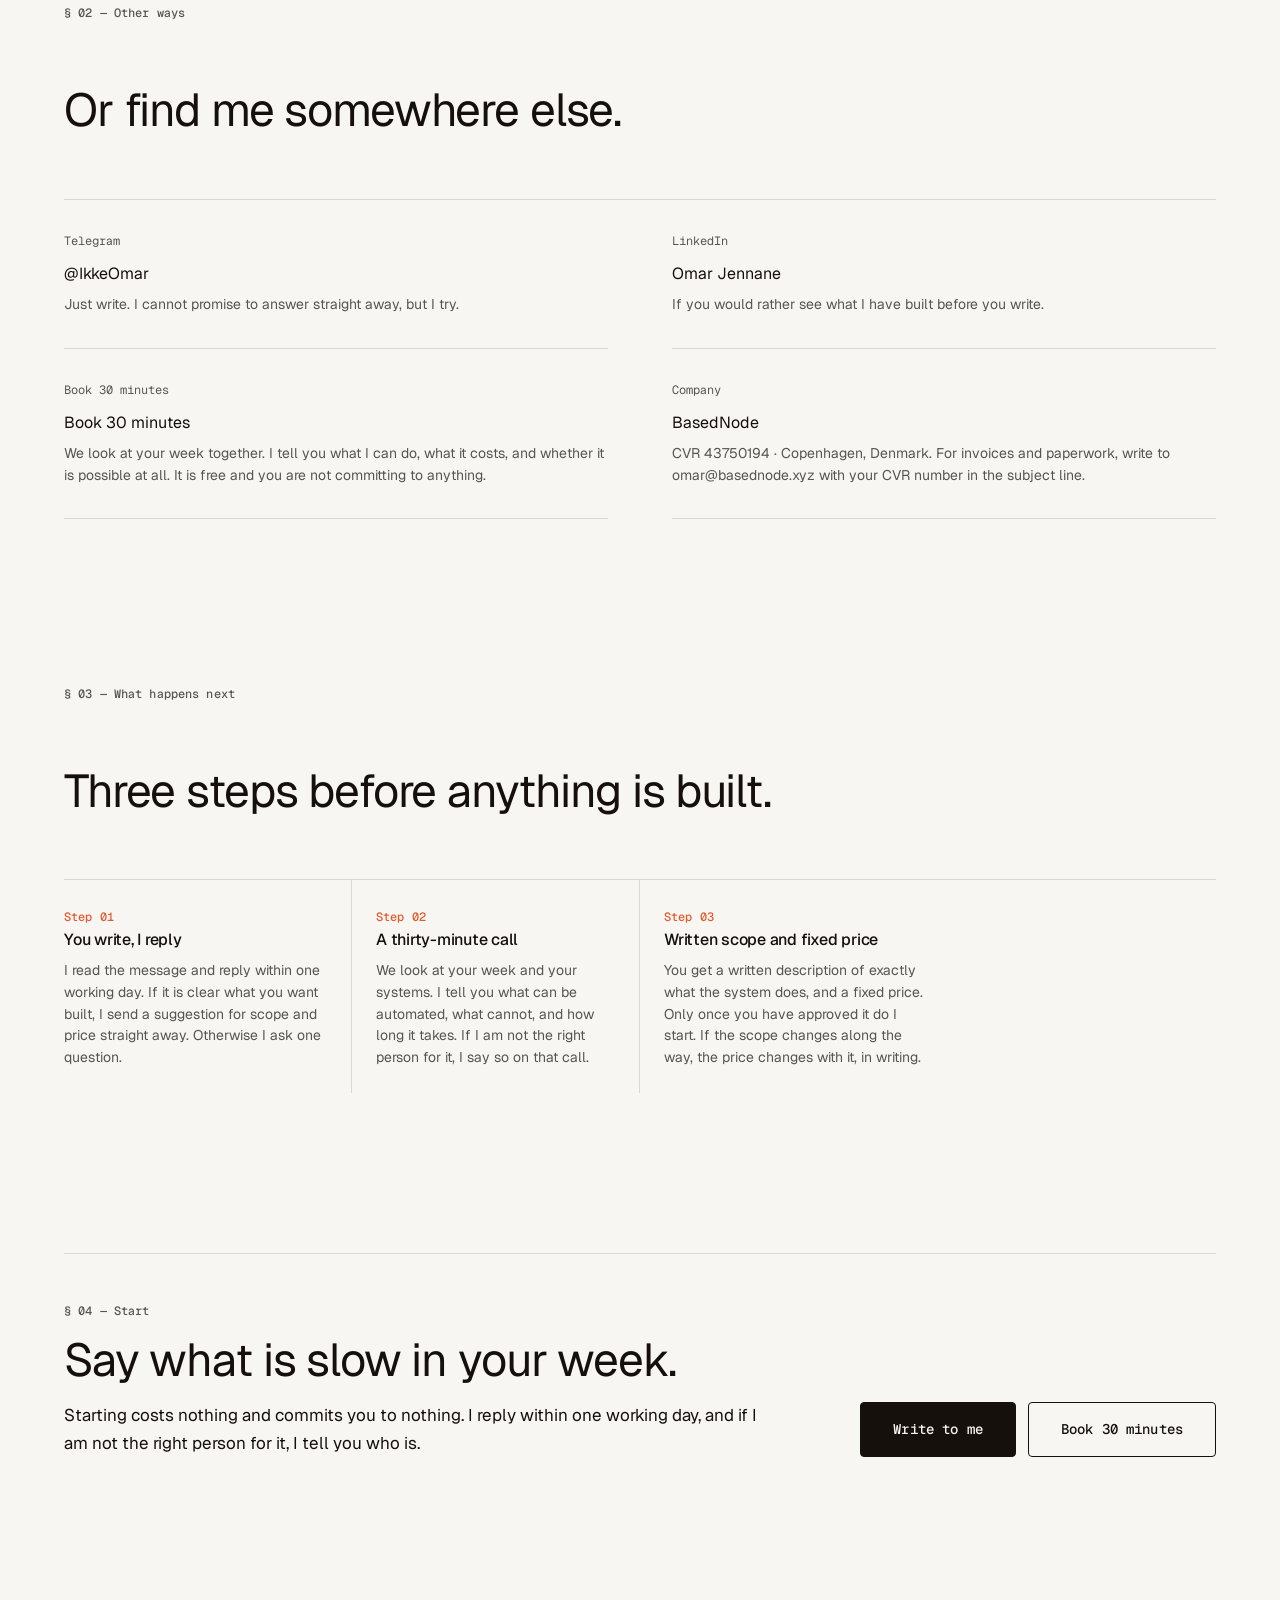
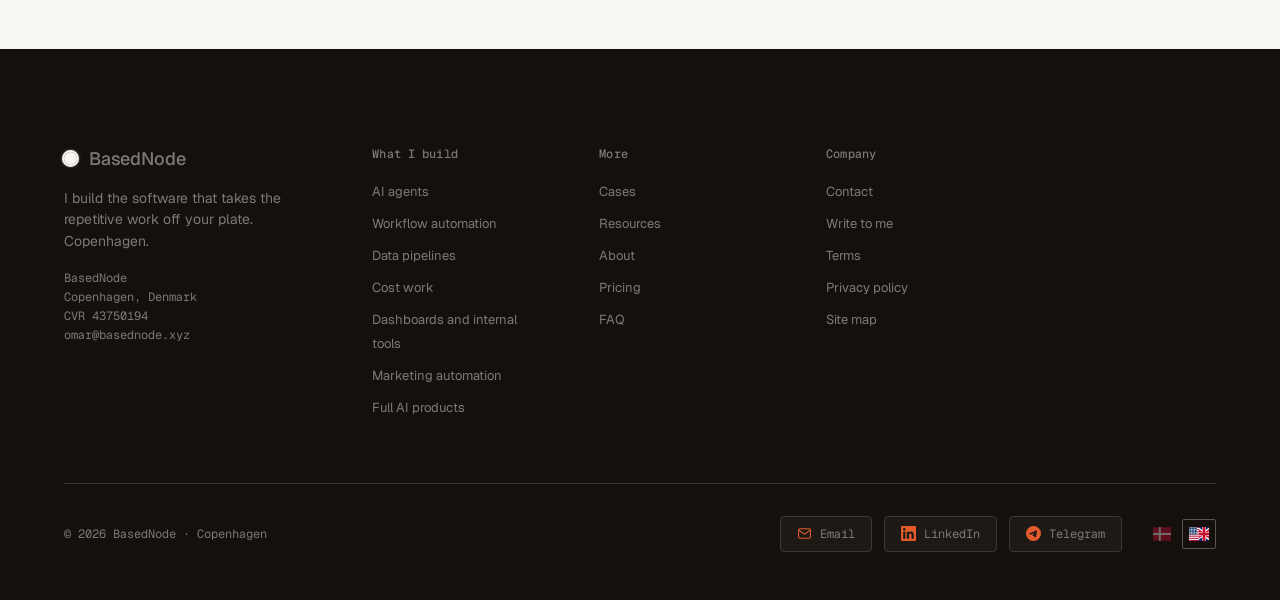
<file: contact.html>
<!DOCTYPE html>
<html lang="en">
<head>
  <meta charset="UTF-8" />
  <meta name="viewport" content="width=device-width, initial-scale=1.0" />
  <meta name="theme-color" content="#F8F6F2" />
  <title>Contact — BasedNode</title>
  <meta name="description" content="Write to Omar Jennane at BasedNode. One call, thirty minutes, no slides. I tell you whether I can help and what it realistically costs." />
  <meta property="og:type" content="website" />
  <meta property="og:site_name" content="BasedNode" />
  <meta property="og:title" content="Contact — BasedNode" />
  <meta property="og:description" content="Write to Omar Jennane at BasedNode. One call, thirty minutes, no slides. I tell you whether I can help and what it realistically costs." />
  <meta property="og:url" content="https://ikkeomar.github.io/basednode-office/contact" />
  <meta name="twitter:card" content="summary" />
  <meta name="twitter:title" content="Contact — BasedNode" />
  <meta name="twitter:description" content="Write to Omar Jennane at BasedNode. One call, thirty minutes, no slides. I tell you whether I can help and what it realistically costs." />
  <link rel="canonical" href="https://ikkeomar.github.io/basednode-office/contact" />
  <link rel="preconnect" href="https://fonts.googleapis.com" />
  <link rel="preconnect" href="https://fonts.gstatic.com" crossorigin />
  <link href="https://fonts.googleapis.com/css2?family=Geist:wght@200;300;400;500;600;700&family=Geist+Mono:wght@400;500;600&family=IBM+Plex+Mono:wght@400;500&display=swap" rel="stylesheet" />
  <link rel="stylesheet" href="styles.css" />
  <link rel="icon" href="_assets/favicon.svg" type="image/svg+xml" />
  <script>
    /* Mark the document as script-enabled BEFORE the body renders, so
       the reveal animation can hide its targets without a flash of
       visible-then-hidden content. Without this class the content is
       simply visible — a page of invisible sections is far worse than
       a page with no animation.

       The timer is the safety net: if app.js never runs, everything is
       revealed after four seconds rather than staying at opacity 0. */
    (function () {
      var d = document.documentElement;
      d.classList.add("js");
      window.__bnRevealFallback = setTimeout(function () {
        d.classList.add("reveal-all");
      }, 4000);

      /* Set the theme BEFORE the body renders. If this waits for
         app.js, a reader on a dark desktop sees a flash of the light
         theme on every page load — the classic theme bug. The stored
         preference wins; without one, the operating system decides. */
      try {
        var stored = localStorage.getItem("bn-theme");
        if (!stored) {
          stored = window.matchMedia && window.matchMedia("(prefers-color-scheme: dark)").matches
            ? "dark" : "light";
        }
        d.setAttribute("data-theme", stored);
        var meta = document.querySelector('meta[name="theme-color"]');
        if (meta) meta.setAttribute("content", stored === "dark" ? "#1A1917" : "#F8F6F2");
      } catch (e) {
        d.setAttribute("data-theme", "light");
      }
    })();
  </script>
</head>
<body data-page="contact">

  <!-- The ambient particle field. The same idea as basednode.xyz: a
       fixed canvas behind the content, drifting slowly. It is
       decorative, so it is hidden from assistive technology and it
       stops itself when the reader has asked for less motion. -->
  <canvas id="bn-particles" aria-hidden="true"></canvas>

  <a class="skip-to-content" href="#main" data-i18n="skip_to_content">Skip to content</a>

  <header class="topnav">
    <div class="container topnav__inner">
      <a href="./" class="topnav__logo" aria-label="BasedNode home">
        <span class="topnav__logo-mark" aria-hidden="true"></span>
        <span>BasedNode</span>
      </a>
      <nav aria-label="Primary">
        <ul class="topnav__links">          <li><a href="services" data-i18n="services">What I build</a></li>
          <li><a href="services#how" data-i18n="how">How it works</a></li>
          <li><a href="services#pricing" data-i18n="pricing">Pricing</a></li>
          <li><a href="services#faq" data-i18n="faq">FAQ</a></li>
          <li><a href="about" data-i18n="about">About me</a></li>
          <li><a href="#contact" data-i18n="contact">Contact</a></li></ul>
      </nav>
      <div class="topnav__actions">
        <button class="theme-toggle" type="button" id="themeToggle" aria-pressed="false" aria-label="Switch to dark mode">
          <svg class="theme-toggle__icon theme-toggle__icon--sun" viewBox="0 0 24 24" aria-hidden="true" focusable="false">
            <circle cx="12" cy="12" r="4.2" fill="currentColor" stroke="none"/>
            <g stroke="currentColor" stroke-width="1.6" stroke-linecap="round">
              <line x1="12" y1="2.6" x2="12" y2="5.2"/>
              <line x1="12" y1="18.8" x2="12" y2="21.4"/>
              <line x1="2.6" y1="12" x2="5.2" y2="12"/>
              <line x1="18.8" y1="12" x2="21.4" y2="12"/>
              <line x1="5.4" y1="5.4" x2="7.2" y2="7.2"/>
              <line x1="16.8" y1="16.8" x2="18.6" y2="18.6"/>
              <line x1="5.4" y1="18.6" x2="7.2" y2="16.8"/>
              <line x1="16.8" y1="7.2" x2="18.6" y2="5.4"/>
            </g>
          </svg>
          <svg class="theme-toggle__icon theme-toggle__icon--moon" viewBox="0 0 24 24" aria-hidden="true" focusable="false">
            <path d="M20 14.2A8.4 8.4 0 0 1 9.8 4a8.4 8.4 0 1 0 10.2 10.2z" fill="currentColor" stroke="none"/>
          </svg>
        </button>
        <div class="lang-switch" role="group" aria-label="Language">
        <button class="lang-switch__opt" type="button" data-lang-toggle data-lang-target="da" aria-pressed="false" aria-label="Vis på dansk">
          <svg class="lang-flag" viewBox="0 0 37 28" preserveAspectRatio="xMidYMid meet" aria-hidden="true" focusable="false"><rect width="37" height="28" fill="#D21034"/><rect x="12" width="4" height="28" fill="#FFFFFF"/><rect y="12" width="37" height="4" fill="#FFFFFF"/></svg>
        </button>
        <button class="lang-switch__opt" type="button" data-lang-toggle data-lang-target="en" aria-pressed="false" aria-label="Show in English">
          <svg class="lang-flag" viewBox="0 0 40 28" preserveAspectRatio="xMidYMid meet" aria-hidden="true" focusable="false"><svg x="0" y="0" width="20.00" height="28" viewBox="0 0 20.00 28" preserveAspectRatio="xMidYMid slice"><rect width="40" height="28" fill="#FFFFFF"/><rect y="0.000" width="40" height="2.154" fill="#B31942"/><rect y="4.308" width="40" height="2.154" fill="#B31942"/><rect y="8.615" width="40" height="2.154" fill="#B31942"/><rect y="12.923" width="40" height="2.154" fill="#B31942"/><rect y="17.231" width="40" height="2.154" fill="#B31942"/><rect y="21.538" width="40" height="2.154" fill="#B31942"/><rect y="25.846" width="40" height="2.154" fill="#B31942"/><rect width="16.000" height="15.077" fill="#0A3161"/><circle cx="1.60" cy="1.51" r="1.15" fill="#FFFFFF"/><circle cx="4.80" cy="1.51" r="1.15" fill="#FFFFFF"/><circle cx="8.00" cy="1.51" r="1.15" fill="#FFFFFF"/><circle cx="11.20" cy="1.51" r="1.15" fill="#FFFFFF"/><circle cx="14.40" cy="1.51" r="1.15" fill="#FFFFFF"/><circle cx="1.60" cy="4.52" r="1.15" fill="#FFFFFF"/><circle cx="4.80" cy="4.52" r="1.15" fill="#FFFFFF"/><circle cx="8.00" cy="4.52" r="1.15" fill="#FFFFFF"/><circle cx="11.20" cy="4.52" r="1.15" fill="#FFFFFF"/><circle cx="14.40" cy="4.52" r="1.15" fill="#FFFFFF"/><circle cx="1.60" cy="7.54" r="1.15" fill="#FFFFFF"/><circle cx="4.80" cy="7.54" r="1.15" fill="#FFFFFF"/><circle cx="8.00" cy="7.54" r="1.15" fill="#FFFFFF"/><circle cx="11.20" cy="7.54" r="1.15" fill="#FFFFFF"/><circle cx="14.40" cy="7.54" r="1.15" fill="#FFFFFF"/><circle cx="1.60" cy="10.55" r="1.15" fill="#FFFFFF"/><circle cx="4.80" cy="10.55" r="1.15" fill="#FFFFFF"/><circle cx="8.00" cy="10.55" r="1.15" fill="#FFFFFF"/><circle cx="11.20" cy="10.55" r="1.15" fill="#FFFFFF"/><circle cx="14.40" cy="10.55" r="1.15" fill="#FFFFFF"/><circle cx="1.60" cy="13.57" r="1.15" fill="#FFFFFF"/><circle cx="4.80" cy="13.57" r="1.15" fill="#FFFFFF"/><circle cx="8.00" cy="13.57" r="1.15" fill="#FFFFFF"/><circle cx="11.20" cy="13.57" r="1.15" fill="#FFFFFF"/><circle cx="14.40" cy="13.57" r="1.15" fill="#FFFFFF"/></svg><svg x="20.00" y="0" width="20.00" height="28" viewBox="8 0 24 28" preserveAspectRatio="xMidYMid slice"><rect width="40" height="28" fill="#012169"/><polygon points="8.40,0 40,23.80 40,32.20 0,8.40" fill="#FFFFFF"/><polygon points="31.60,0 40,4.20 0,32.20 0,23.80" fill="#FFFFFF"/><polygon points="3.40,0 40,26.30 40,29.70 0,3.40" fill="#C8102E"/><polygon points="36.60,0 40,1.70 0,29.70 0,26.30" fill="#C8102E"/><rect x="16.40" width="7.20" height="28" fill="#FFFFFF"/><rect y="10.40" width="40" height="7.20" fill="#FFFFFF"/><rect x="17.26" width="5.47" height="28" fill="#C8102E"/><rect y="11.26" width="40" height="5.47" fill="#C8102E"/></svg></svg>
        </button>
      </div>
        <button class="topnav__menu-btn" data-menu-btn aria-label="Open menu" aria-expanded="false" aria-controls="mobile-menu">
          <svg class="icon-open" width="20" height="20" viewBox="0 0 256 256" fill="none" stroke="currentColor" stroke-width="16" stroke-linecap="round" stroke-linejoin="round" aria-hidden="true">
            <line x1="40" y1="64" x2="216" y2="64"/>
            <line x1="40" y1="128" x2="216" y2="128"/>
            <line x1="40" y1="192" x2="216" y2="192"/>
          </svg>
          <svg class="icon-close" width="20" height="20" viewBox="0 0 256 256" fill="none" stroke="currentColor" stroke-width="16" stroke-linecap="round" stroke-linejoin="round" aria-hidden="true">
            <line x1="72" y1="72" x2="184" y2="184"/>
            <line x1="184" y1="72" x2="72" y2="184"/>
          </svg>
        </button>
      </div>
    </div>

    <!-- Panel lives INSIDE the sticky header so it drops out of the bar
         instead of scrolling away with the page. -->
    <nav class="mobile-menu" id="mobile-menu" data-mobile-menu aria-hidden="true" aria-label="Mobile">
      <ul>        <li><a href="services" data-i18n="services">What I build</a></li>
        <li><a href="services#how" data-i18n="how">How it works</a></li>
        <li><a href="services#pricing" data-i18n="pricing">Pricing</a></li>
        <li><a href="services#faq" data-i18n="faq">FAQ</a></li>
        <li><a href="about" data-i18n="about">About me</a></li>
        <li><a href="#contact" data-i18n="contact">Contact</a></li></ul>
    </nav>
  </header>

  <!-- Tap-outside scrim, sits behind the panel -->
  <div class="nav-scrim" data-nav-scrim hidden></div>

  <main id="main">    <!-- ══ PAGE HEAD ══ -->
    <section class="page-head" id="contact">
      <div class="container page-head__inner">
        <span class="micro-label" data-i18n="ct_label">Contact</span>
        <h1 class="display-lg page-head__title" data-i18n="ct_title">Let's talk.</h1>
        <p class="page-head__lede" data-i18n="ct_lede">You have an idea, a system that needs fixing, a piece of work that needs tech — or you just want to say hi. I am one message away.</p>
        <div class="page-head__meta">
          <span data-i18n="ct_meta1">Reply within 1 working day</span>
        </div>
      </div>
    </section>

    <!-- ══ PICK YOUR TOPIC ══ -->
    <section class="tight">
      <div class="container">
        <div class="section-head section-head__editorial">
          <span class="micro-label" data-i18n="ct_s1_label">§ 01 — Pick a topic</span>
          <h2 class="display-lg" data-i18n="ct_s1_title">Choose what fits. Each topic has a template you can copy.</h2>
        </div>

        <div class="topic-list" data-reveal="1">
          <!-- 01 -->
          <div class="topic" data-reveal="1">
            <button class="topic__head" type="button" aria-expanded="false" aria-controls="topic-website">
              <span class="topic__name" data-i18n="ct_t1_name">Website / Webapp</span>
              <span class="topic__hint" data-i18n="ct_t1_hint">Website, webshop, dashboard, app</span>
              <span class="topic__chevron" aria-hidden="true"></span>
            </button>
            <div class="topic__body" id="topic-website" hidden>
              <p class="topic__desc" data-i18n="ct_t1_desc">A website, a webshop or a dashboard to build from scratch — or an existing one that needs taking over.</p>
              <div class="topic__actions">
                <a class="btn btn--secondary btn--sm" href="mailto:omar@basednode.xyz" data-mail-subject="ct_t1_subject" data-i18n="ct_write">Write to me</a>
                <button class="btn btn--primary btn--sm" type="button" data-copy-text="ct_t1_template" data-i18n="ct_copy_tpl">Copy template</button>
              </div>
              <pre class="topic__template" data-i18n="ct_t1_template">Subject: Website / Webapp enquiry

1. Must-haves (the important part):
   - 
   - 
2. How will people use it?
   (chat, website, phone, voice, etc.)
3. Nice-to-have features:
   - 
   - 
4. Budget range (optional):
5. Deadline (optional):
</pre>
            </div>
          </div>

          <!-- 02 -->
          <div class="topic" data-reveal="1">
            <button class="topic__head" type="button" aria-expanded="false" aria-controls="topic-agent">
              <span class="topic__name" data-i18n="ct_t2_name">AI agent / Automation</span>
              <span class="topic__hint" data-i18n="ct_t2_hint">Bookkeeping, repetitive tasks, customer service</span>
              <span class="topic__chevron" aria-hidden="true"></span>
            </button>
            <div class="topic__body" id="topic-agent" hidden>
              <p class="topic__desc" data-i18n="ct_t2_desc">This is where most of my work sits: systems that read, decide and write back without a person in the loop.</p>
              <div class="topic__actions">
                <a class="btn btn--secondary btn--sm" href="mailto:omar@basednode.xyz" data-mail-subject="ct_t2_subject" data-i18n="ct_write">Write to me</a>
                <button class="btn btn--primary btn--sm" type="button" data-copy-text="ct_t2_template" data-i18n="ct_copy_tpl">Copy template</button>
              </div>
              <pre class="topic__template" data-i18n="ct_t2_template">Subject: AI agent / Automation enquiry

1. Which repetitive tasks should be automated?
   - 
   - 
2. Which systems and data should the agent reach?
   (e.g. email, accounting software, CRM, calendar)
3. How should people interact with it?
   (chat, dashboard, email, voice)
4. How much business-specific knowledge does it need?
   (e.g. bookkeeping, logistics, legal)
</pre>
            </div>
          </div>

          <!-- 03 -->
          <div class="topic" data-reveal="1">
            <button class="topic__head" type="button" aria-expanded="false" aria-controls="topic-undervisning">
              <span class="topic__name" data-i18n="ct_t3_name">Teaching / Tutoring</span>
              <span class="topic__hint" data-i18n="ct_t3_hint">Maths, programming, AI courses</span>
              <span class="topic__chevron" aria-hidden="true"></span>
            </button>
            <div class="topic__body" id="topic-undervisning" hidden>
              <p class="topic__desc" data-i18n="ct_t3_desc">A class, a one-off session, or just an hour where we work out what you are trying to learn.</p>
              <div class="topic__actions">
                <a class="btn btn--secondary btn--sm" href="mailto:omar@basednode.xyz" data-mail-subject="ct_t3_subject" data-i18n="ct_write">Write to me</a>
                <button class="btn btn--primary btn--sm" type="button" data-copy-text="ct_t3_template" data-i18n="ct_copy_tpl">Copy template</button>
              </div>
              <pre class="topic__template" data-i18n="ct_t3_template">Subject: Teaching / Tutoring enquiry

1. Subject and level:
   (e.g. Maths STX A, beginner programming, intro to AI)
2. Number of students / group size:
3. Frequency and length:
   (e.g. 2 hours a week for 12 weeks, or a single workshop)
4. Location:
   (online, on site — name the city)
5. Start date / deadline:
</pre>
            </div>
          </div>

          <!-- 04 -->
          <div class="topic" data-reveal="1">
            <button class="topic__head" type="button" aria-expanded="false" aria-controls="topic-samarbejde">
              <span class="topic__name" data-i18n="ct_t4_name">Partnership</span>
              <span class="topic__hint" data-i18n="ct_t4_hint">Revenue share, affiliate, equity</span>
              <span class="topic__chevron" aria-hidden="true"></span>
            </button>
            <div class="topic__body" id="topic-samarbejde" hidden>
              <p class="topic__desc" data-i18n="ct_t4_desc">Something we build together, where you bring the product and the market, and I bring the technical side.</p>
              <div class="topic__actions">
                <a class="btn btn--secondary btn--sm" href="mailto:omar@basednode.xyz" data-mail-subject="ct_t4_subject" data-i18n="ct_write">Write to me</a>
                <button class="btn btn--primary btn--sm" type="button" data-copy-text="ct_t4_template" data-i18n="ct_copy_tpl">Copy template</button>
              </div>
              <pre class="topic__template" data-i18n="ct_t4_template">Subject: Partnership enquiry

1. What do you offer?
   (product, service, network, capital, expertise)
2. What kind of partnership are you thinking of?
   (revenue share, affiliate, equity, consulting)
3. How far along are you?
   (idea, prototype, launched, scaling)
4. What is the one thing you most need from me?
</pre>
            </div>
          </div>

          <!-- 05 -->
          <div class="topic" data-reveal="1">
            <button class="topic__head" type="button" aria-expanded="false" aria-controls="topic-andet">
              <span class="topic__name" data-i18n="ct_t5_name">Something else</span>
              <span class="topic__hint" data-i18n="ct_t5_hint">Just say hi — no template needed</span>
              <span class="topic__chevron" aria-hidden="true"></span>
            </button>
            <div class="topic__body" id="topic-andet" hidden>
              <p class="topic__desc" data-i18n="ct_t5_desc">Write whatever is on your mind. I read it all and reply personally.</p>
              <div class="topic__actions">
                <a class="btn btn--primary btn--sm" href="mailto:omar@basednode.xyz" data-mail-subject="ct_t5_subject" data-i18n="ct_write">Write to me</a>
              </div>
            </div>
          </div>
        </div>

        <div class="callout" data-reveal="1" style="margin-top: var(--space-8);">
          <p class="callout__title" data-i18n="ct_callout_title">Not sure what to write?</p>
          <p class="callout__body" data-i18n="ct_callout_body">Then write "hi" and a couple of lines about what you do. I read it myself, and I reply with the first question I need answered. You do not have to turn it into a project before we have talked.</p>
        </div>
      </div>
    </section>

    <!-- ══ OTHER WAYS ══ -->
    <section>
      <div class="container">
        <div class="section-head section-head__editorial">
          <span class="micro-label" data-i18n="ct_s2_label">§ 02 — Other ways</span>
          <h2 class="display-lg" data-i18n="ct_s2_title">Or find me somewhere else.</h2>
        </div>

        <div class="contact-grid">
          <div class="contact-card">
            <div class="contact-card__label" data-i18n="ct_c1_label">Telegram</div>
            <div class="contact-card__value"><a href="https://t.me/IkkeOmar">@IkkeOmar</a></div>
            <p class="contact-card__note" data-i18n="ct_c1_note">Just write. I cannot promise to answer straight away, but I try.</p>
          </div>
          <div class="contact-card">
            <div class="contact-card__label" data-i18n="ct_c2_label">LinkedIn</div>
            <div class="contact-card__value"><a href="https://linkedin.com/in/omar-jennane">Omar Jennane</a></div>
            <p class="contact-card__note" data-i18n="ct_c2_note">If you would rather see what I have built before you write.</p>
          </div>
          <div class="contact-card">
            <div class="contact-card__label" data-i18n="ct_c3_label">Book 30 minutes</div>
            <div class="contact-card__value"><a href="mailto:omar@basednode.xyz?subject=30-minutters%20opkald" data-i18n="ct_c3_value">Book 30 minutes</a></div>
            <p class="contact-card__note" data-i18n="ct_c3_note">We look at your week together. I tell you what I can do, what it costs, and whether it is possible at all. It is free and you are not committing to anything.</p>
          </div>
          <div class="contact-card">
            <div class="contact-card__label" data-i18n="ct_c4_label">Company</div>
            <div class="contact-card__value" data-i18n="ct_c4_value">BasedNode</div>
            <p class="contact-card__note" data-i18n="ct_c4_note">CVR 43750194 · Copenhagen, Denmark. For invoices and paperwork, write to omar@basednode.xyz with your CVR number in the subject line.</p>
          </div>
        </div>
      </div>
    </section>

    <!-- ══ WHAT HAPPENS NEXT ══ -->
    <section class="tight">
      <div class="container">
        <div class="section-head section-head__editorial">
          <span class="micro-label" data-i18n="ct_s3_label">§ 03 — What happens next</span>
          <h2 class="display-lg" data-i18n="ct_s3_title">Three steps before anything is built.</h2>
        </div>

        <div class="timeline">
          <div class="timeline__step" data-reveal="1">
            <span class="timeline__date" data-i18n="ct_step1_date">Step 01</span>
            <h3 class="timeline__title" data-i18n="ct_step1_title">You write, I reply</h3>
            <p class="timeline__desc" data-i18n="ct_step1_desc">I read the message and reply within one working day. If it is clear what you want built, I send a suggestion for scope and price straight away. Otherwise I ask one question.</p>
          </div>
          <div class="timeline__step" data-reveal="1">
            <span class="timeline__date" data-i18n="ct_step2_date">Step 02</span>
            <h3 class="timeline__title" data-i18n="ct_step2_title">A thirty-minute call</h3>
            <p class="timeline__desc" data-i18n="ct_step2_desc">We look at your week and your systems. I tell you what can be automated, what cannot, and how long it takes. If I am not the right person for it, I say so on that call.</p>
          </div>
          <div class="timeline__step" data-reveal="1">
            <span class="timeline__date" data-i18n="ct_step3_date">Step 03</span>
            <h3 class="timeline__title" data-i18n="ct_step3_title">Written scope and fixed price</h3>
            <p class="timeline__desc" data-i18n="ct_step3_desc">You get a written description of exactly what the system does, and a fixed price. Only once you have approved it do I start. If the scope changes along the way, the price changes with it, in writing.</p>
          </div>
        </div>
      </div>
    </section>

    <!-- ══ CTA ══ -->
    <section>
      <div class="container">
        <div class="start-grid">
          <div>
            <span class="micro-label section-label" data-i18n="ct_s4_label">§ 04 — Start</span>
            <h2 class="display-lg" data-i18n="ct_s4_title">Say what is slow in your week.</h2>
            <p class="prose start-grid__prose" data-i18n="ct_s4_desc">Starting costs nothing and commits you to nothing. I reply within one working day, and if I am not the right person for it, I tell you who is.</p>
          </div>
          <div class="start-grid__actions">
            <a href="mailto:omar@basednode.xyz" class="btn btn--primary btn--lg" data-i18n="ct_write">Write to me</a>
            <a href="mailto:omar@basednode.xyz?subject=30-minutters%20opkald" class="btn btn--secondary btn--lg" data-i18n="ct_cta2">Book 30 minutes</a>
          </div>
        </div>
      </div>
    </section>
</main>

  <footer class="footer">
    <div class="container">
      <div class="footer__grid">
        <div class="footer__brand-block">
          <a href="./" class="footer__logo" aria-label="BasedNode home">
            <span class="footer__logo-mark" aria-hidden="true"></span>
            <span>BasedNode</span>
          </a>
          <p class="footer__desc" data-i18n="footer_desc">I build the software that takes the repetitive work off your plate. Copenhagen.</p>
          <address class="footer__address">
            BasedNode<br/>
            <span data-i18n="foot_city">Copenhagen, Denmark</span><br/>
            <span data-i18n="foot_cvr">CVR 43750194</span><br/>
            <a href="mailto:omar@basednode.xyz">omar@basednode.xyz</a>
          </address>
        </div>
        <div class="footer__col">
          <div class="footer__col-title" data-i18n="foot_col1">What I build</div>
          <ul>
            <li><a href="services" data-i18n="foot_svc1">AI agents</a></li>
            <li><a href="services" data-i18n="foot_svc2">Workflow automation</a></li>
            <li><a href="services" data-i18n="foot_svc3">Data pipelines</a></li>
            <li><a href="services" data-i18n="foot_svc4">Cost work</a></li>
            <li><a href="services" data-i18n="foot_svc5">Dashboards and internal tools</a></li>
            <li><a href="services" data-i18n="foot_svc6">Marketing automation</a></li>
            <li><a href="services" data-i18n="foot_svc7">Full AI products</a></li>
          </ul>
        </div>
        <div class="footer__col">
          <div class="footer__col-title" data-i18n="foot_col2">More</div>
          <ul>
            <li><a href="cases" data-i18n="foot_l_cases">Cases</a></li>
            <li><a href="resources" data-i18n="foot_l_resources">Resources</a></li>
            <li><a href="about" data-i18n="foot_l_about">About</a></li>
            <li><a href="services#pricing" data-i18n="foot_l_pricing">Pricing</a></li>
            <li><a href="services#faq" data-i18n="foot_l_faq">FAQ</a></li>
          </ul>
        </div>
        <div class="footer__col">
          <div class="footer__col-title" data-i18n="foot_col3">Company</div>
          <ul>
            <li><a href="contact" data-i18n="foot_l_contact">Contact</a></li>
            <li><a href="mailto:omar@basednode.xyz" data-i18n="foot_email">Write to me</a></li>
            <li><a href="terms" data-i18n="foot_l_terms">Terms</a></li>
            <li><a href="privacy" data-i18n="foot_l_privacy">Privacy policy</a></li>
            <li><a href="sitemap" data-i18n="foot_l_sitemap">Site map</a></li>
          </ul>
        </div>
      </div>
      <div class="footer__bottom">
        <span data-i18n="copyright">© 2026 BasedNode · Copenhagen</span>
        <span class="footer__bottom-links">
          <ul class="footer__socials">
            <li><a href="mailto:omar@basednode.xyz" class="footer__social">
              <span class="footer__social-icon" aria-hidden="true"><svg width="15" height="15" viewBox="0 0 24 24" fill="none" stroke="currentColor" stroke-width="1.7" stroke-linecap="round" stroke-linejoin="round" aria-hidden="true" focusable="false"><rect x="2.5" y="4.5" width="19" height="15" rx="2.2"/><path d="m3 6.6 8.05 5.75a1.6 1.6 0 0 0 1.9 0L21 6.6"/></svg></span>
              <span data-i18n="foot_social_mail">Email</span>
            </a></li>
            <li><a href="https://linkedin.com/in/omar-jennane-576a26265" class="footer__social" target="_blank" rel="noopener noreferrer">
              <span class="footer__social-icon" aria-hidden="true"><svg width="15" height="15" viewBox="0 0 24 24" aria-hidden="true" focusable="false"><path fill="currentColor" stroke="none" d="M20.447 20.452h-3.554v-5.569c0-1.328-.027-3.037-1.852-3.037-1.853 0-2.136 1.445-2.136 2.939v5.667H9.351V9h3.414v1.561h.046c.477-.9 1.637-1.85 3.37-1.85 3.601 0 4.267 2.37 4.267 5.455v6.286zM5.337 7.433c-1.144 0-2.063-.926-2.063-2.065 0-1.138.92-2.063 2.063-2.063 1.14 0 2.064.925 2.064 2.063 0 1.139-.925 2.065-2.064 2.065zm1.782 13.019H3.555V9h3.564v11.452zM22.225 0H1.771C.792 0 0 .774 0 1.729v20.542C0 23.227.792 24 1.771 24h20.451C23.2 24 24 23.227 24 22.271V1.729C24 .774 23.2 0 22.222 0z"/></svg></span>
              <span data-i18n="foot_social_linkedin">LinkedIn</span>
            </a></li>
            <li><a href="https://t.me/IkkeOmar" class="footer__social" target="_blank" rel="noopener noreferrer">
              <span class="footer__social-icon" aria-hidden="true"><svg width="15" height="15" viewBox="0 0 24 24" aria-hidden="true" focusable="false"><path fill="currentColor" stroke="none" d="M11.944 0A12 12 0 0 0 0 12a12 12 0 0 0 12 12 12 12 0 0 0 12-12A12 12 0 0 0 12 0a12 12 0 0 0-.056 0zm4.962 7.224c.1-.002.321.023.465.14a.506.506 0 0 1 .171.325c.016.093.036.306.02.472-.18 1.898-.962 6.502-1.36 8.627-.168.9-.499 1.201-.82 1.23-.696.065-1.225-.46-1.9-.902-1.056-.693-1.653-1.124-2.678-1.8-1.185-.78-.417-1.21.258-1.91.177-.184 3.247-2.977 3.307-3.23.007-.032.014-.15-.056-.212s-.174-.041-.249-.024c-.106.024-1.793 1.14-5.061 3.345-.48.33-.913.49-1.302.48-.428-.008-1.252-.241-1.865-.44-.752-.245-1.349-.374-1.297-.789.027-.216.325-.437.893-.663 3.498-1.524 5.83-2.529 6.998-3.014 3.332-1.386 4.025-1.627 4.476-1.635z"/></svg></span>
              <span data-i18n="foot_social_telegram">Telegram</span>
            </a></li>
          </ul>
          <div class="lang-switch lang-switch--dark" role="group" aria-label="Language">
        <button class="lang-switch__opt" type="button" data-lang-toggle data-lang-target="da" aria-pressed="false" aria-label="Vis på dansk">
          <svg class="lang-flag" viewBox="0 0 37 28" preserveAspectRatio="xMidYMid meet" aria-hidden="true" focusable="false"><rect width="37" height="28" fill="#D21034"/><rect x="12" width="4" height="28" fill="#FFFFFF"/><rect y="12" width="37" height="4" fill="#FFFFFF"/></svg>
        </button>
        <button class="lang-switch__opt" type="button" data-lang-toggle data-lang-target="en" aria-pressed="false" aria-label="Show in English">
          <svg class="lang-flag" viewBox="0 0 40 28" preserveAspectRatio="xMidYMid meet" aria-hidden="true" focusable="false"><svg x="0" y="0" width="20.00" height="28" viewBox="0 0 20.00 28" preserveAspectRatio="xMidYMid slice"><rect width="40" height="28" fill="#FFFFFF"/><rect y="0.000" width="40" height="2.154" fill="#B31942"/><rect y="4.308" width="40" height="2.154" fill="#B31942"/><rect y="8.615" width="40" height="2.154" fill="#B31942"/><rect y="12.923" width="40" height="2.154" fill="#B31942"/><rect y="17.231" width="40" height="2.154" fill="#B31942"/><rect y="21.538" width="40" height="2.154" fill="#B31942"/><rect y="25.846" width="40" height="2.154" fill="#B31942"/><rect width="16.000" height="15.077" fill="#0A3161"/><circle cx="1.60" cy="1.51" r="1.15" fill="#FFFFFF"/><circle cx="4.80" cy="1.51" r="1.15" fill="#FFFFFF"/><circle cx="8.00" cy="1.51" r="1.15" fill="#FFFFFF"/><circle cx="11.20" cy="1.51" r="1.15" fill="#FFFFFF"/><circle cx="14.40" cy="1.51" r="1.15" fill="#FFFFFF"/><circle cx="1.60" cy="4.52" r="1.15" fill="#FFFFFF"/><circle cx="4.80" cy="4.52" r="1.15" fill="#FFFFFF"/><circle cx="8.00" cy="4.52" r="1.15" fill="#FFFFFF"/><circle cx="11.20" cy="4.52" r="1.15" fill="#FFFFFF"/><circle cx="14.40" cy="4.52" r="1.15" fill="#FFFFFF"/><circle cx="1.60" cy="7.54" r="1.15" fill="#FFFFFF"/><circle cx="4.80" cy="7.54" r="1.15" fill="#FFFFFF"/><circle cx="8.00" cy="7.54" r="1.15" fill="#FFFFFF"/><circle cx="11.20" cy="7.54" r="1.15" fill="#FFFFFF"/><circle cx="14.40" cy="7.54" r="1.15" fill="#FFFFFF"/><circle cx="1.60" cy="10.55" r="1.15" fill="#FFFFFF"/><circle cx="4.80" cy="10.55" r="1.15" fill="#FFFFFF"/><circle cx="8.00" cy="10.55" r="1.15" fill="#FFFFFF"/><circle cx="11.20" cy="10.55" r="1.15" fill="#FFFFFF"/><circle cx="14.40" cy="10.55" r="1.15" fill="#FFFFFF"/><circle cx="1.60" cy="13.57" r="1.15" fill="#FFFFFF"/><circle cx="4.80" cy="13.57" r="1.15" fill="#FFFFFF"/><circle cx="8.00" cy="13.57" r="1.15" fill="#FFFFFF"/><circle cx="11.20" cy="13.57" r="1.15" fill="#FFFFFF"/><circle cx="14.40" cy="13.57" r="1.15" fill="#FFFFFF"/></svg><svg x="20.00" y="0" width="20.00" height="28" viewBox="8 0 24 28" preserveAspectRatio="xMidYMid slice"><rect width="40" height="28" fill="#012169"/><polygon points="8.40,0 40,23.80 40,32.20 0,8.40" fill="#FFFFFF"/><polygon points="31.60,0 40,4.20 0,32.20 0,23.80" fill="#FFFFFF"/><polygon points="3.40,0 40,26.30 40,29.70 0,3.40" fill="#C8102E"/><polygon points="36.60,0 40,1.70 0,29.70 0,26.30" fill="#C8102E"/><rect x="16.40" width="7.20" height="28" fill="#FFFFFF"/><rect y="10.40" width="40" height="7.20" fill="#FFFFFF"/><rect x="17.26" width="5.47" height="28" fill="#C8102E"/><rect y="11.26" width="40" height="5.47" fill="#C8102E"/></svg></svg>
        </button>
      </div>
        </span>
      </div>
    </div>
  </footer>

  <script src="i18n.js"></script>
  <script src="app.js"></script>
</body>
</html>
</file>
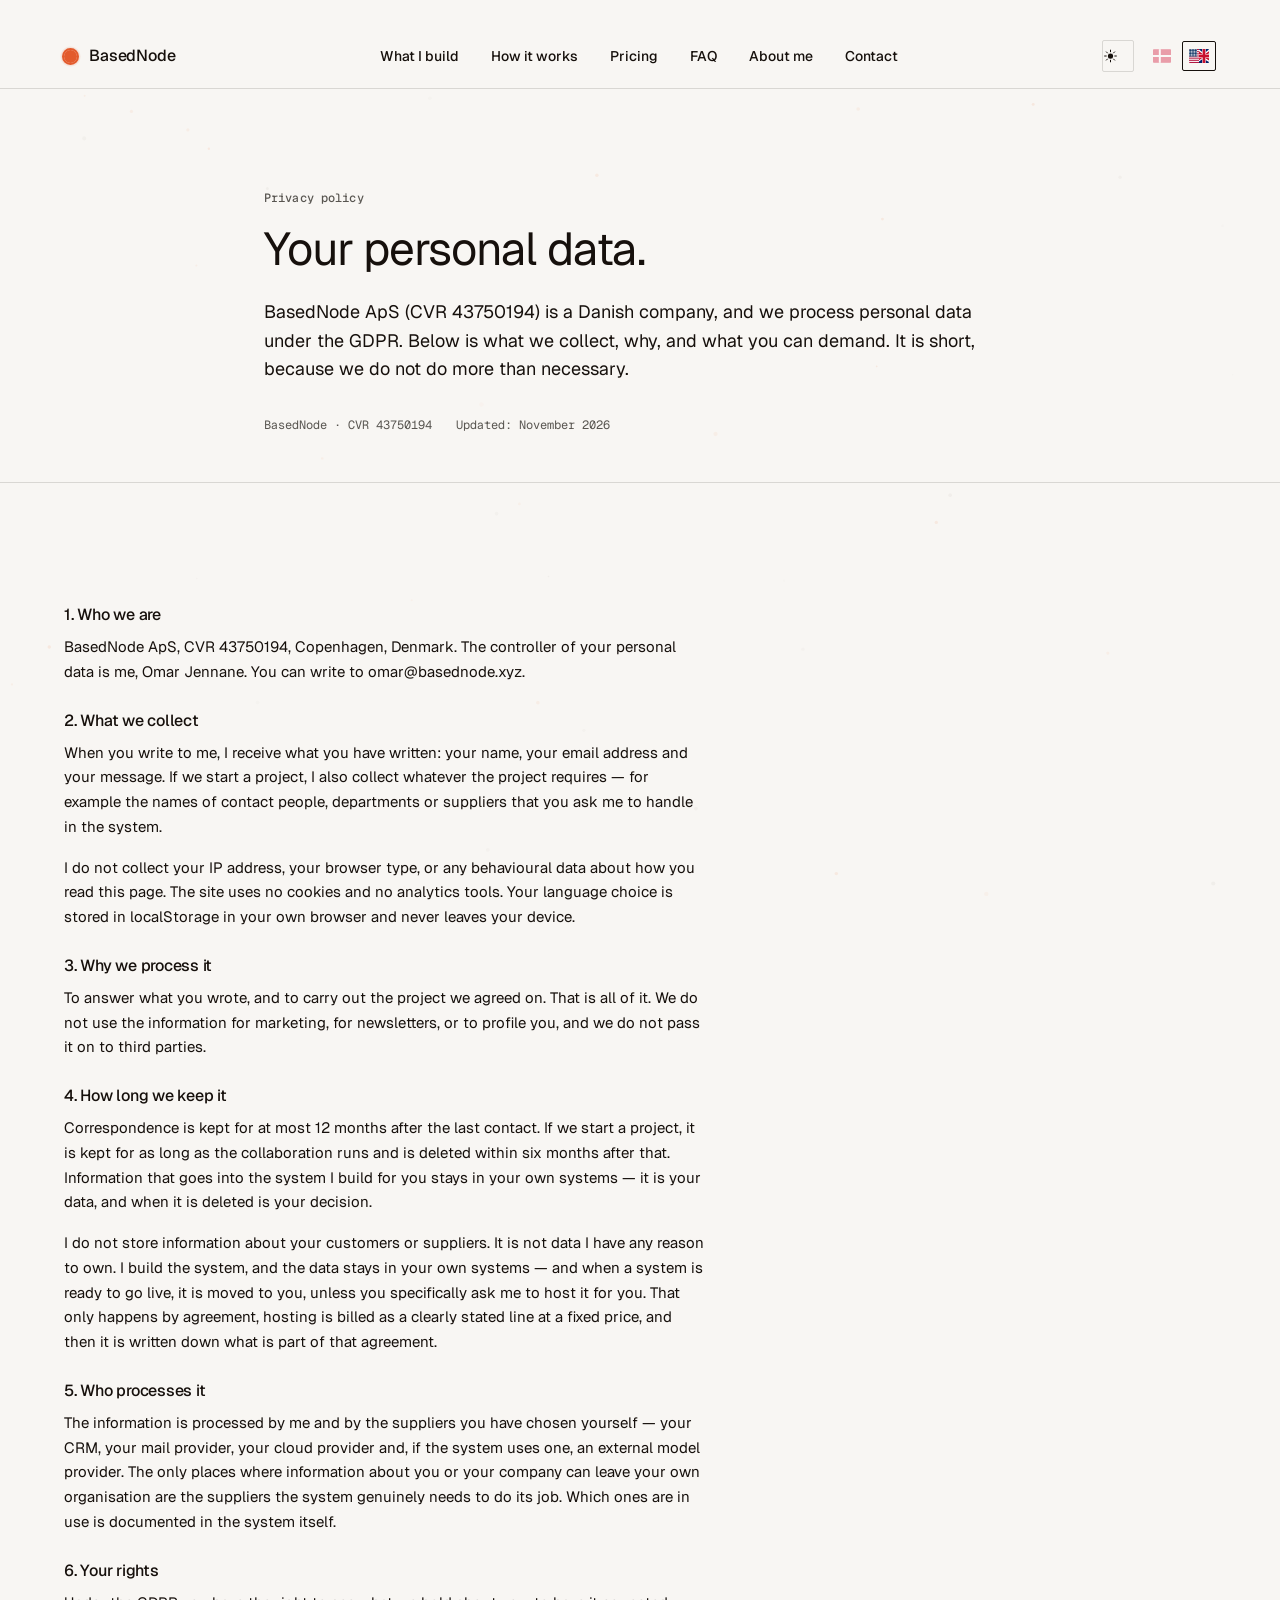
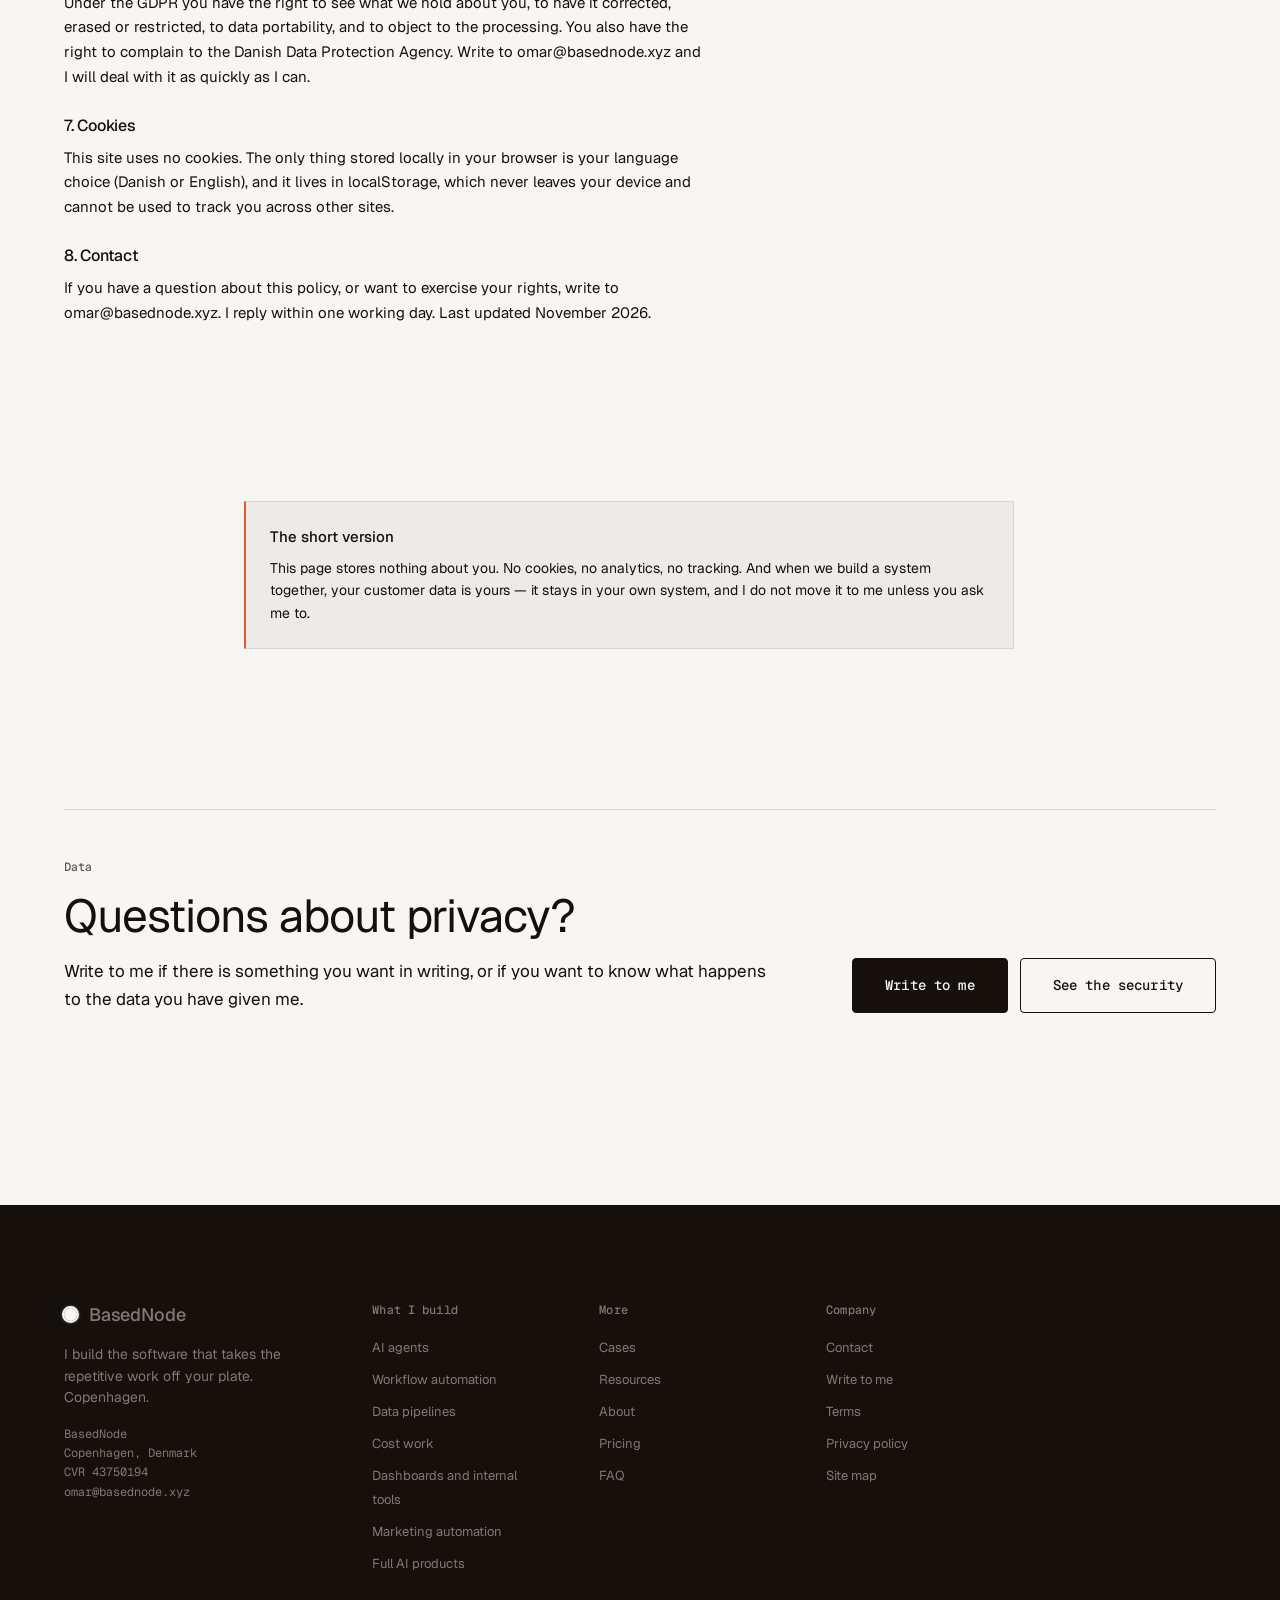
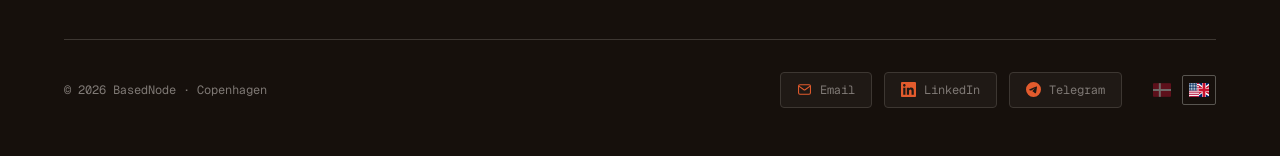
<file: privacy.html>
<!DOCTYPE html>
<html lang="en">
<head>
  <meta charset="UTF-8" />
  <meta name="viewport" content="width=device-width, initial-scale=1.0" />
  <meta name="theme-color" content="#F8F6F2" />
  <title>Privacy policy — BasedNode</title>
  <meta name="description" content="BasedNode ApS (CVR 43750194) privacy policy: what personal data we collect, why, how long we keep it, who processes it, and your rights under GDPR." />
  <meta property="og:type" content="website" />
  <meta property="og:site_name" content="BasedNode" />
  <meta property="og:title" content="Privacy policy — BasedNode" />
  <meta property="og:description" content="BasedNode ApS (CVR 43750194) privacy policy: what personal data we collect, why, how long we keep it, who processes it, and your rights under GDPR." />
  <meta property="og:url" content="https://ikkeomar.github.io/basednode-office/privacy" />
  <meta name="twitter:card" content="summary" />
  <meta name="twitter:title" content="Privacy policy — BasedNode" />
  <meta name="twitter:description" content="BasedNode ApS (CVR 43750194) privacy policy: what personal data we collect, why, how long we keep it, who processes it, and your rights under GDPR." />
  <link rel="canonical" href="https://ikkeomar.github.io/basednode-office/privacy" />
  <link rel="preconnect" href="https://fonts.googleapis.com" />
  <link rel="preconnect" href="https://fonts.gstatic.com" crossorigin />
  <link href="https://fonts.googleapis.com/css2?family=Geist:wght@200;300;400;500;600;700&family=Geist+Mono:wght@400;500;600&family=IBM+Plex+Mono:wght@400;500&display=swap" rel="stylesheet" />
  <link rel="stylesheet" href="styles.css" />
  <link rel="icon" href="_assets/favicon.svg" type="image/svg+xml" />
  <script>
    /* Mark the document as script-enabled BEFORE the body renders, so
       the reveal animation can hide its targets without a flash of
       visible-then-hidden content. Without this class the content is
       simply visible — a page of invisible sections is far worse than
       a page with no animation.

       The timer is the safety net: if app.js never runs, everything is
       revealed after four seconds rather than staying at opacity 0. */
    (function () {
      var d = document.documentElement;
      d.classList.add("js");
      window.__bnRevealFallback = setTimeout(function () {
        d.classList.add("reveal-all");
      }, 4000);

      /* Set the theme BEFORE the body renders. If this waits for
         app.js, a reader on a dark desktop sees a flash of the light
         theme on every page load — the classic theme bug. The stored
         preference wins; without one, the operating system decides. */
      try {
        var stored = localStorage.getItem("bn-theme");
        if (!stored) {
          stored = window.matchMedia && window.matchMedia("(prefers-color-scheme: dark)").matches
            ? "dark" : "light";
        }
        d.setAttribute("data-theme", stored);
        var meta = document.querySelector('meta[name="theme-color"]');
        if (meta) meta.setAttribute("content", stored === "dark" ? "#1A1917" : "#F8F6F2");
      } catch (e) {
        d.setAttribute("data-theme", "light");
      }
    })();
  </script>
</head>
<body data-page="privacy">

  <!-- The ambient particle field. The same idea as basednode.xyz: a
       fixed canvas behind the content, drifting slowly. It is
       decorative, so it is hidden from assistive technology and it
       stops itself when the reader has asked for less motion. -->
  <canvas id="bn-particles" aria-hidden="true"></canvas>

  <a class="skip-to-content" href="#main" data-i18n="skip_to_content">Skip to content</a>

  <header class="topnav">
    <div class="container topnav__inner">
      <a href="./" class="topnav__logo" aria-label="BasedNode home">
        <span class="topnav__logo-mark" aria-hidden="true"></span>
        <span>BasedNode</span>
      </a>
      <nav aria-label="Primary">
        <ul class="topnav__links">          <li><a href="services" data-i18n="services">What I build</a></li>
          <li><a href="services#how" data-i18n="how">How it works</a></li>
          <li><a href="services#pricing" data-i18n="pricing">Pricing</a></li>
          <li><a href="services#faq" data-i18n="faq">FAQ</a></li>
          <li><a href="about" data-i18n="about">About me</a></li>
          <li><a href="contact" data-i18n="contact">Contact</a></li></ul>
      </nav>
      <div class="topnav__actions">
        <button class="theme-toggle" type="button" id="themeToggle" aria-pressed="false" aria-label="Switch to dark mode">
          <svg class="theme-toggle__icon theme-toggle__icon--sun" viewBox="0 0 24 24" aria-hidden="true" focusable="false">
            <circle cx="12" cy="12" r="4.2" fill="currentColor" stroke="none"/>
            <g stroke="currentColor" stroke-width="1.6" stroke-linecap="round">
              <line x1="12" y1="2.6" x2="12" y2="5.2"/>
              <line x1="12" y1="18.8" x2="12" y2="21.4"/>
              <line x1="2.6" y1="12" x2="5.2" y2="12"/>
              <line x1="18.8" y1="12" x2="21.4" y2="12"/>
              <line x1="5.4" y1="5.4" x2="7.2" y2="7.2"/>
              <line x1="16.8" y1="16.8" x2="18.6" y2="18.6"/>
              <line x1="5.4" y1="18.6" x2="7.2" y2="16.8"/>
              <line x1="16.8" y1="7.2" x2="18.6" y2="5.4"/>
            </g>
          </svg>
          <svg class="theme-toggle__icon theme-toggle__icon--moon" viewBox="0 0 24 24" aria-hidden="true" focusable="false">
            <path d="M20 14.2A8.4 8.4 0 0 1 9.8 4a8.4 8.4 0 1 0 10.2 10.2z" fill="currentColor" stroke="none"/>
          </svg>
        </button>
        <div class="lang-switch" role="group" aria-label="Language">
        <button class="lang-switch__opt" type="button" data-lang-toggle data-lang-target="da" aria-pressed="false" aria-label="Vis på dansk">
          <svg class="lang-flag" viewBox="0 0 37 28" preserveAspectRatio="xMidYMid meet" aria-hidden="true" focusable="false"><rect width="37" height="28" fill="#D21034"/><rect x="12" width="4" height="28" fill="#FFFFFF"/><rect y="12" width="37" height="4" fill="#FFFFFF"/></svg>
        </button>
        <button class="lang-switch__opt" type="button" data-lang-toggle data-lang-target="en" aria-pressed="false" aria-label="Show in English">
          <svg class="lang-flag" viewBox="0 0 40 28" preserveAspectRatio="xMidYMid meet" aria-hidden="true" focusable="false"><svg x="0" y="0" width="20.00" height="28" viewBox="0 0 20.00 28" preserveAspectRatio="xMidYMid slice"><rect width="40" height="28" fill="#FFFFFF"/><rect y="0.000" width="40" height="2.154" fill="#B31942"/><rect y="4.308" width="40" height="2.154" fill="#B31942"/><rect y="8.615" width="40" height="2.154" fill="#B31942"/><rect y="12.923" width="40" height="2.154" fill="#B31942"/><rect y="17.231" width="40" height="2.154" fill="#B31942"/><rect y="21.538" width="40" height="2.154" fill="#B31942"/><rect y="25.846" width="40" height="2.154" fill="#B31942"/><rect width="16.000" height="15.077" fill="#0A3161"/><circle cx="1.60" cy="1.51" r="1.15" fill="#FFFFFF"/><circle cx="4.80" cy="1.51" r="1.15" fill="#FFFFFF"/><circle cx="8.00" cy="1.51" r="1.15" fill="#FFFFFF"/><circle cx="11.20" cy="1.51" r="1.15" fill="#FFFFFF"/><circle cx="14.40" cy="1.51" r="1.15" fill="#FFFFFF"/><circle cx="1.60" cy="4.52" r="1.15" fill="#FFFFFF"/><circle cx="4.80" cy="4.52" r="1.15" fill="#FFFFFF"/><circle cx="8.00" cy="4.52" r="1.15" fill="#FFFFFF"/><circle cx="11.20" cy="4.52" r="1.15" fill="#FFFFFF"/><circle cx="14.40" cy="4.52" r="1.15" fill="#FFFFFF"/><circle cx="1.60" cy="7.54" r="1.15" fill="#FFFFFF"/><circle cx="4.80" cy="7.54" r="1.15" fill="#FFFFFF"/><circle cx="8.00" cy="7.54" r="1.15" fill="#FFFFFF"/><circle cx="11.20" cy="7.54" r="1.15" fill="#FFFFFF"/><circle cx="14.40" cy="7.54" r="1.15" fill="#FFFFFF"/><circle cx="1.60" cy="10.55" r="1.15" fill="#FFFFFF"/><circle cx="4.80" cy="10.55" r="1.15" fill="#FFFFFF"/><circle cx="8.00" cy="10.55" r="1.15" fill="#FFFFFF"/><circle cx="11.20" cy="10.55" r="1.15" fill="#FFFFFF"/><circle cx="14.40" cy="10.55" r="1.15" fill="#FFFFFF"/><circle cx="1.60" cy="13.57" r="1.15" fill="#FFFFFF"/><circle cx="4.80" cy="13.57" r="1.15" fill="#FFFFFF"/><circle cx="8.00" cy="13.57" r="1.15" fill="#FFFFFF"/><circle cx="11.20" cy="13.57" r="1.15" fill="#FFFFFF"/><circle cx="14.40" cy="13.57" r="1.15" fill="#FFFFFF"/></svg><svg x="20.00" y="0" width="20.00" height="28" viewBox="8 0 24 28" preserveAspectRatio="xMidYMid slice"><rect width="40" height="28" fill="#012169"/><polygon points="8.40,0 40,23.80 40,32.20 0,8.40" fill="#FFFFFF"/><polygon points="31.60,0 40,4.20 0,32.20 0,23.80" fill="#FFFFFF"/><polygon points="3.40,0 40,26.30 40,29.70 0,3.40" fill="#C8102E"/><polygon points="36.60,0 40,1.70 0,29.70 0,26.30" fill="#C8102E"/><rect x="16.40" width="7.20" height="28" fill="#FFFFFF"/><rect y="10.40" width="40" height="7.20" fill="#FFFFFF"/><rect x="17.26" width="5.47" height="28" fill="#C8102E"/><rect y="11.26" width="40" height="5.47" fill="#C8102E"/></svg></svg>
        </button>
      </div>
        <button class="topnav__menu-btn" data-menu-btn aria-label="Open menu" aria-expanded="false" aria-controls="mobile-menu">
          <svg class="icon-open" width="20" height="20" viewBox="0 0 256 256" fill="none" stroke="currentColor" stroke-width="16" stroke-linecap="round" stroke-linejoin="round" aria-hidden="true">
            <line x1="40" y1="64" x2="216" y2="64"/>
            <line x1="40" y1="128" x2="216" y2="128"/>
            <line x1="40" y1="192" x2="216" y2="192"/>
          </svg>
          <svg class="icon-close" width="20" height="20" viewBox="0 0 256 256" fill="none" stroke="currentColor" stroke-width="16" stroke-linecap="round" stroke-linejoin="round" aria-hidden="true">
            <line x1="72" y1="72" x2="184" y2="184"/>
            <line x1="184" y1="72" x2="72" y2="184"/>
          </svg>
        </button>
      </div>
    </div>

    <!-- Panel lives INSIDE the sticky header so it drops out of the bar
         instead of scrolling away with the page. -->
    <nav class="mobile-menu" id="mobile-menu" data-mobile-menu aria-hidden="true" aria-label="Mobile">
      <ul>        <li><a href="services" data-i18n="services">What I build</a></li>
        <li><a href="services#how" data-i18n="how">How it works</a></li>
        <li><a href="services#pricing" data-i18n="pricing">Pricing</a></li>
        <li><a href="services#faq" data-i18n="faq">FAQ</a></li>
        <li><a href="about" data-i18n="about">About me</a></li>
        <li><a href="contact" data-i18n="contact">Contact</a></li></ul>
    </nav>
  </header>

  <!-- Tap-outside scrim, sits behind the panel -->
  <div class="nav-scrim" data-nav-scrim hidden></div>

  <main id="main">    <!-- ══ PAGE HEAD ══ -->
    <section class="page-head">
      <div class="container page-head__inner">
        <span class="micro-label" data-i18n="prv_label">Privacy policy</span>
        <h1 class="display-lg page-head__title" data-i18n="prv_title">Your personal data.</h1>
        <p class="page-head__lede" data-i18n="prv_lede">BasedNode ApS (CVR 43750194) is a Danish company, and we process personal data under the GDPR. Below is what we collect, why, and what you can demand. It is short, because we do not do more than necessary.</p>
        <div class="page-head__meta">
          <span data-i18n="prv_meta1">BasedNode · CVR 43750194</span>
          <span data-i18n="prv_meta2">Updated: November 2026</span>
        </div>
      </div>
    </section>

    <!-- ══ GDPR ══ -->
    <section>
      <div class="container">
        <div class="doc-block">
          <h3 data-i18n="prv_s1_title">1. Who we are</h3>
          <p data-i18n="prv_s1_body">BasedNode ApS, CVR 43750194, Copenhagen, Denmark. The controller of your personal data is me, Omar Jennane. You can write to omar@basednode.xyz.</p>

          <h3 data-i18n="prv_s2_title">2. What we collect</h3>
          <p data-i18n="prv_s2_body">When you write to me, I receive what you have written: your name, your email address and your message. If we start a project, I also collect whatever the project requires — for example the names of contact people, departments or suppliers that you ask me to handle in the system.</p>
          <p data-i18n="prv_s2_body2">I do not collect your IP address, your browser type, or any behavioural data about how you read this page. The site uses no cookies and no analytics tools. Your language choice is stored in localStorage in your own browser and never leaves your device.</p>

          <h3 data-i18n="prv_s3_title">3. Why we process it</h3>
          <p data-i18n="prv_s3_body">To answer what you wrote, and to carry out the project we agreed on. That is all of it. We do not use the information for marketing, for newsletters, or to profile you, and we do not pass it on to third parties.</p>

          <h3 data-i18n="prv_s4_title">4. How long we keep it</h3>
          <p data-i18n="prv_s4_body">Correspondence is kept for at most 12 months after the last contact. If we start a project, it is kept for as long as the collaboration runs and is deleted within six months after that. Information that goes into the system I build for you stays in your own systems — it is your data, and when it is deleted is your decision.</p>
          <p data-i18n="prv_s4_body2">I do not store information about your customers or suppliers. It is not data I have any reason to own. I build the system, and the data stays in your own systems — and when a system is ready to go live, it is moved to you, unless you specifically ask me to host it for you. That only happens by agreement, hosting is billed as a clearly stated line at a fixed price, and then it is written down what is part of that agreement.</p>

          <h3 data-i18n="prv_s5_title">5. Who processes it</h3>
          <p data-i18n="prv_s5_body">The information is processed by me and by the suppliers you have chosen yourself — your CRM, your mail provider, your cloud provider and, if the system uses one, an external model provider. The only places where information about you or your company can leave your own organisation are the suppliers the system genuinely needs to do its job. Which ones are in use is documented in the system itself.</p>

          <h3 data-i18n="prv_s6_title">6. Your rights</h3>
          <p data-i18n="prv_s6_body">Under the GDPR you have the right to see what we hold about you, to have it corrected, erased or restricted, to data portability, and to object to the processing. You also have the right to complain to the Danish Data Protection Agency. Write to omar@basednode.xyz and I will deal with it as quickly as I can.</p>

          <h3 data-i18n="prv_s7_title">7. Cookies</h3>
          <p data-i18n="prv_s7_body">This site uses no cookies. The only thing stored locally in your browser is your language choice (Danish or English), and it lives in localStorage, which never leaves your device and cannot be used to track you across other sites.</p>

          <h3 data-i18n="prv_s8_title">8. Contact</h3>
          <p data-i18n="prv_s8_body">If you have a question about this policy, or want to exercise your rights, write to omar@basednode.xyz. I reply within one working day. Last updated November 2026.</p>
        </div>
      </div>
    </section>

    <!-- ══ IN PLAIN LANGUAGE ══ -->
    <section class="tight">
      <div class="container container--narrow">
        <div class="callout" data-reveal="1">
          <p class="callout__title" data-i18n="prv_plain_title">The short version</p>
          <p class="callout__body" data-i18n="prv_plain_body">This page stores nothing about you. No cookies, no analytics, no tracking. And when we build a system together, your customer data is yours — it stays in your own system, and I do not move it to me unless you ask me to.</p>
        </div>
      </div>
    </section>

    <!-- ══ CTA ══ -->
    <section>
      <div class="container">
        <div class="start-grid">
          <div>
            <span class="micro-label section-label" data-i18n="prv_s2_label">Data</span>
            <h2 class="display-lg" data-i18n="prv_cta_title">Questions about privacy?</h2>
            <p class="prose start-grid__prose" data-i18n="prv_s2_desc">Write to me if there is something you want in writing, or if you want to know what happens to the data you have given me.</p>
          </div>
          <div class="start-grid__actions">
            <a href="mailto:omar@basednode.xyz" class="btn btn--primary btn--lg" data-i18n="prv_cta1">Write to me</a>
            <a href="security" class="btn btn--secondary btn--lg" data-i18n="prv_cta2">See the security</a>
          </div>
        </div>
      </div>
    </section>
</main>

  <footer class="footer">
    <div class="container">
      <div class="footer__grid">
        <div class="footer__brand-block">
          <a href="./" class="footer__logo" aria-label="BasedNode home">
            <span class="footer__logo-mark" aria-hidden="true"></span>
            <span>BasedNode</span>
          </a>
          <p class="footer__desc" data-i18n="footer_desc">I build the software that takes the repetitive work off your plate. Copenhagen.</p>
          <address class="footer__address">
            BasedNode<br/>
            <span data-i18n="foot_city">Copenhagen, Denmark</span><br/>
            <span data-i18n="foot_cvr">CVR 43750194</span><br/>
            <a href="mailto:omar@basednode.xyz">omar@basednode.xyz</a>
          </address>
        </div>
        <div class="footer__col">
          <div class="footer__col-title" data-i18n="foot_col1">What I build</div>
          <ul>
            <li><a href="services" data-i18n="foot_svc1">AI agents</a></li>
            <li><a href="services" data-i18n="foot_svc2">Workflow automation</a></li>
            <li><a href="services" data-i18n="foot_svc3">Data pipelines</a></li>
            <li><a href="services" data-i18n="foot_svc4">Cost work</a></li>
            <li><a href="services" data-i18n="foot_svc5">Dashboards and internal tools</a></li>
            <li><a href="services" data-i18n="foot_svc6">Marketing automation</a></li>
            <li><a href="services" data-i18n="foot_svc7">Full AI products</a></li>
          </ul>
        </div>
        <div class="footer__col">
          <div class="footer__col-title" data-i18n="foot_col2">More</div>
          <ul>
            <li><a href="cases" data-i18n="foot_l_cases">Cases</a></li>
            <li><a href="resources" data-i18n="foot_l_resources">Resources</a></li>
            <li><a href="about" data-i18n="foot_l_about">About</a></li>
            <li><a href="services#pricing" data-i18n="foot_l_pricing">Pricing</a></li>
            <li><a href="services#faq" data-i18n="foot_l_faq">FAQ</a></li>
          </ul>
        </div>
        <div class="footer__col">
          <div class="footer__col-title" data-i18n="foot_col3">Company</div>
          <ul>
            <li><a href="contact" data-i18n="foot_l_contact">Contact</a></li>
            <li><a href="mailto:omar@basednode.xyz" data-i18n="foot_email">Write to me</a></li>
            <li><a href="terms" data-i18n="foot_l_terms">Terms</a></li>
            <li><a href="privacy" data-i18n="foot_l_privacy">Privacy policy</a></li>
            <li><a href="sitemap" data-i18n="foot_l_sitemap">Site map</a></li>
          </ul>
        </div>
      </div>
      <div class="footer__bottom">
        <span data-i18n="copyright">© 2026 BasedNode · Copenhagen</span>
        <span class="footer__bottom-links">
          <ul class="footer__socials">
            <li><a href="mailto:omar@basednode.xyz" class="footer__social">
              <span class="footer__social-icon" aria-hidden="true"><svg width="15" height="15" viewBox="0 0 24 24" fill="none" stroke="currentColor" stroke-width="1.7" stroke-linecap="round" stroke-linejoin="round" aria-hidden="true" focusable="false"><rect x="2.5" y="4.5" width="19" height="15" rx="2.2"/><path d="m3 6.6 8.05 5.75a1.6 1.6 0 0 0 1.9 0L21 6.6"/></svg></span>
              <span data-i18n="foot_social_mail">Email</span>
            </a></li>
            <li><a href="https://linkedin.com/in/omar-jennane-576a26265" class="footer__social" target="_blank" rel="noopener noreferrer">
              <span class="footer__social-icon" aria-hidden="true"><svg width="15" height="15" viewBox="0 0 24 24" aria-hidden="true" focusable="false"><path fill="currentColor" stroke="none" d="M20.447 20.452h-3.554v-5.569c0-1.328-.027-3.037-1.852-3.037-1.853 0-2.136 1.445-2.136 2.939v5.667H9.351V9h3.414v1.561h.046c.477-.9 1.637-1.85 3.37-1.85 3.601 0 4.267 2.37 4.267 5.455v6.286zM5.337 7.433c-1.144 0-2.063-.926-2.063-2.065 0-1.138.92-2.063 2.063-2.063 1.14 0 2.064.925 2.064 2.063 0 1.139-.925 2.065-2.064 2.065zm1.782 13.019H3.555V9h3.564v11.452zM22.225 0H1.771C.792 0 0 .774 0 1.729v20.542C0 23.227.792 24 1.771 24h20.451C23.2 24 24 23.227 24 22.271V1.729C24 .774 23.2 0 22.222 0z"/></svg></span>
              <span data-i18n="foot_social_linkedin">LinkedIn</span>
            </a></li>
            <li><a href="https://t.me/IkkeOmar" class="footer__social" target="_blank" rel="noopener noreferrer">
              <span class="footer__social-icon" aria-hidden="true"><svg width="15" height="15" viewBox="0 0 24 24" aria-hidden="true" focusable="false"><path fill="currentColor" stroke="none" d="M11.944 0A12 12 0 0 0 0 12a12 12 0 0 0 12 12 12 12 0 0 0 12-12A12 12 0 0 0 12 0a12 12 0 0 0-.056 0zm4.962 7.224c.1-.002.321.023.465.14a.506.506 0 0 1 .171.325c.016.093.036.306.02.472-.18 1.898-.962 6.502-1.36 8.627-.168.9-.499 1.201-.82 1.23-.696.065-1.225-.46-1.9-.902-1.056-.693-1.653-1.124-2.678-1.8-1.185-.78-.417-1.21.258-1.91.177-.184 3.247-2.977 3.307-3.23.007-.032.014-.15-.056-.212s-.174-.041-.249-.024c-.106.024-1.793 1.14-5.061 3.345-.48.33-.913.49-1.302.48-.428-.008-1.252-.241-1.865-.44-.752-.245-1.349-.374-1.297-.789.027-.216.325-.437.893-.663 3.498-1.524 5.83-2.529 6.998-3.014 3.332-1.386 4.025-1.627 4.476-1.635z"/></svg></span>
              <span data-i18n="foot_social_telegram">Telegram</span>
            </a></li>
          </ul>
          <div class="lang-switch lang-switch--dark" role="group" aria-label="Language">
        <button class="lang-switch__opt" type="button" data-lang-toggle data-lang-target="da" aria-pressed="false" aria-label="Vis på dansk">
          <svg class="lang-flag" viewBox="0 0 37 28" preserveAspectRatio="xMidYMid meet" aria-hidden="true" focusable="false"><rect width="37" height="28" fill="#D21034"/><rect x="12" width="4" height="28" fill="#FFFFFF"/><rect y="12" width="37" height="4" fill="#FFFFFF"/></svg>
        </button>
        <button class="lang-switch__opt" type="button" data-lang-toggle data-lang-target="en" aria-pressed="false" aria-label="Show in English">
          <svg class="lang-flag" viewBox="0 0 40 28" preserveAspectRatio="xMidYMid meet" aria-hidden="true" focusable="false"><svg x="0" y="0" width="20.00" height="28" viewBox="0 0 20.00 28" preserveAspectRatio="xMidYMid slice"><rect width="40" height="28" fill="#FFFFFF"/><rect y="0.000" width="40" height="2.154" fill="#B31942"/><rect y="4.308" width="40" height="2.154" fill="#B31942"/><rect y="8.615" width="40" height="2.154" fill="#B31942"/><rect y="12.923" width="40" height="2.154" fill="#B31942"/><rect y="17.231" width="40" height="2.154" fill="#B31942"/><rect y="21.538" width="40" height="2.154" fill="#B31942"/><rect y="25.846" width="40" height="2.154" fill="#B31942"/><rect width="16.000" height="15.077" fill="#0A3161"/><circle cx="1.60" cy="1.51" r="1.15" fill="#FFFFFF"/><circle cx="4.80" cy="1.51" r="1.15" fill="#FFFFFF"/><circle cx="8.00" cy="1.51" r="1.15" fill="#FFFFFF"/><circle cx="11.20" cy="1.51" r="1.15" fill="#FFFFFF"/><circle cx="14.40" cy="1.51" r="1.15" fill="#FFFFFF"/><circle cx="1.60" cy="4.52" r="1.15" fill="#FFFFFF"/><circle cx="4.80" cy="4.52" r="1.15" fill="#FFFFFF"/><circle cx="8.00" cy="4.52" r="1.15" fill="#FFFFFF"/><circle cx="11.20" cy="4.52" r="1.15" fill="#FFFFFF"/><circle cx="14.40" cy="4.52" r="1.15" fill="#FFFFFF"/><circle cx="1.60" cy="7.54" r="1.15" fill="#FFFFFF"/><circle cx="4.80" cy="7.54" r="1.15" fill="#FFFFFF"/><circle cx="8.00" cy="7.54" r="1.15" fill="#FFFFFF"/><circle cx="11.20" cy="7.54" r="1.15" fill="#FFFFFF"/><circle cx="14.40" cy="7.54" r="1.15" fill="#FFFFFF"/><circle cx="1.60" cy="10.55" r="1.15" fill="#FFFFFF"/><circle cx="4.80" cy="10.55" r="1.15" fill="#FFFFFF"/><circle cx="8.00" cy="10.55" r="1.15" fill="#FFFFFF"/><circle cx="11.20" cy="10.55" r="1.15" fill="#FFFFFF"/><circle cx="14.40" cy="10.55" r="1.15" fill="#FFFFFF"/><circle cx="1.60" cy="13.57" r="1.15" fill="#FFFFFF"/><circle cx="4.80" cy="13.57" r="1.15" fill="#FFFFFF"/><circle cx="8.00" cy="13.57" r="1.15" fill="#FFFFFF"/><circle cx="11.20" cy="13.57" r="1.15" fill="#FFFFFF"/><circle cx="14.40" cy="13.57" r="1.15" fill="#FFFFFF"/></svg><svg x="20.00" y="0" width="20.00" height="28" viewBox="8 0 24 28" preserveAspectRatio="xMidYMid slice"><rect width="40" height="28" fill="#012169"/><polygon points="8.40,0 40,23.80 40,32.20 0,8.40" fill="#FFFFFF"/><polygon points="31.60,0 40,4.20 0,32.20 0,23.80" fill="#FFFFFF"/><polygon points="3.40,0 40,26.30 40,29.70 0,3.40" fill="#C8102E"/><polygon points="36.60,0 40,1.70 0,29.70 0,26.30" fill="#C8102E"/><rect x="16.40" width="7.20" height="28" fill="#FFFFFF"/><rect y="10.40" width="40" height="7.20" fill="#FFFFFF"/><rect x="17.26" width="5.47" height="28" fill="#C8102E"/><rect y="11.26" width="40" height="5.47" fill="#C8102E"/></svg></svg>
        </button>
      </div>
        </span>
      </div>
    </div>
  </footer>

  <script src="i18n.js"></script>
  <script src="app.js"></script>
</body>
</html>
</file>
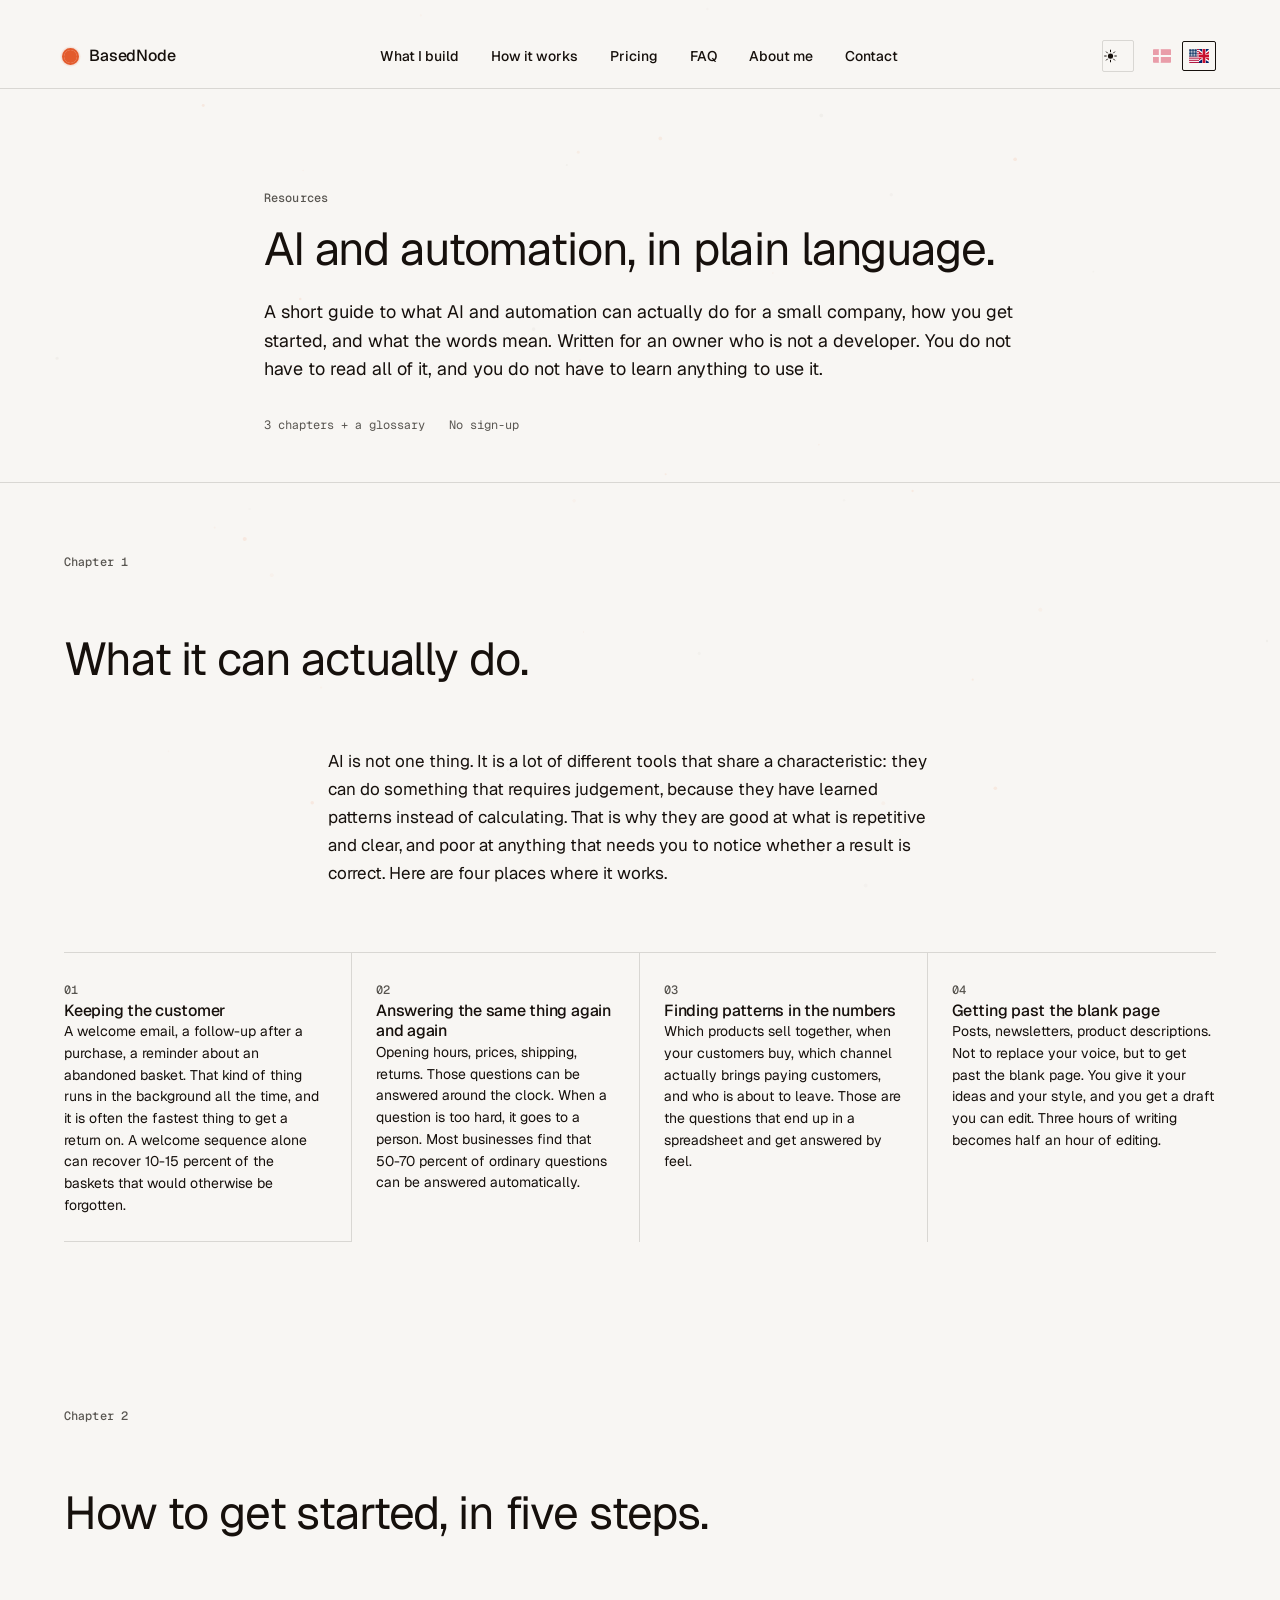
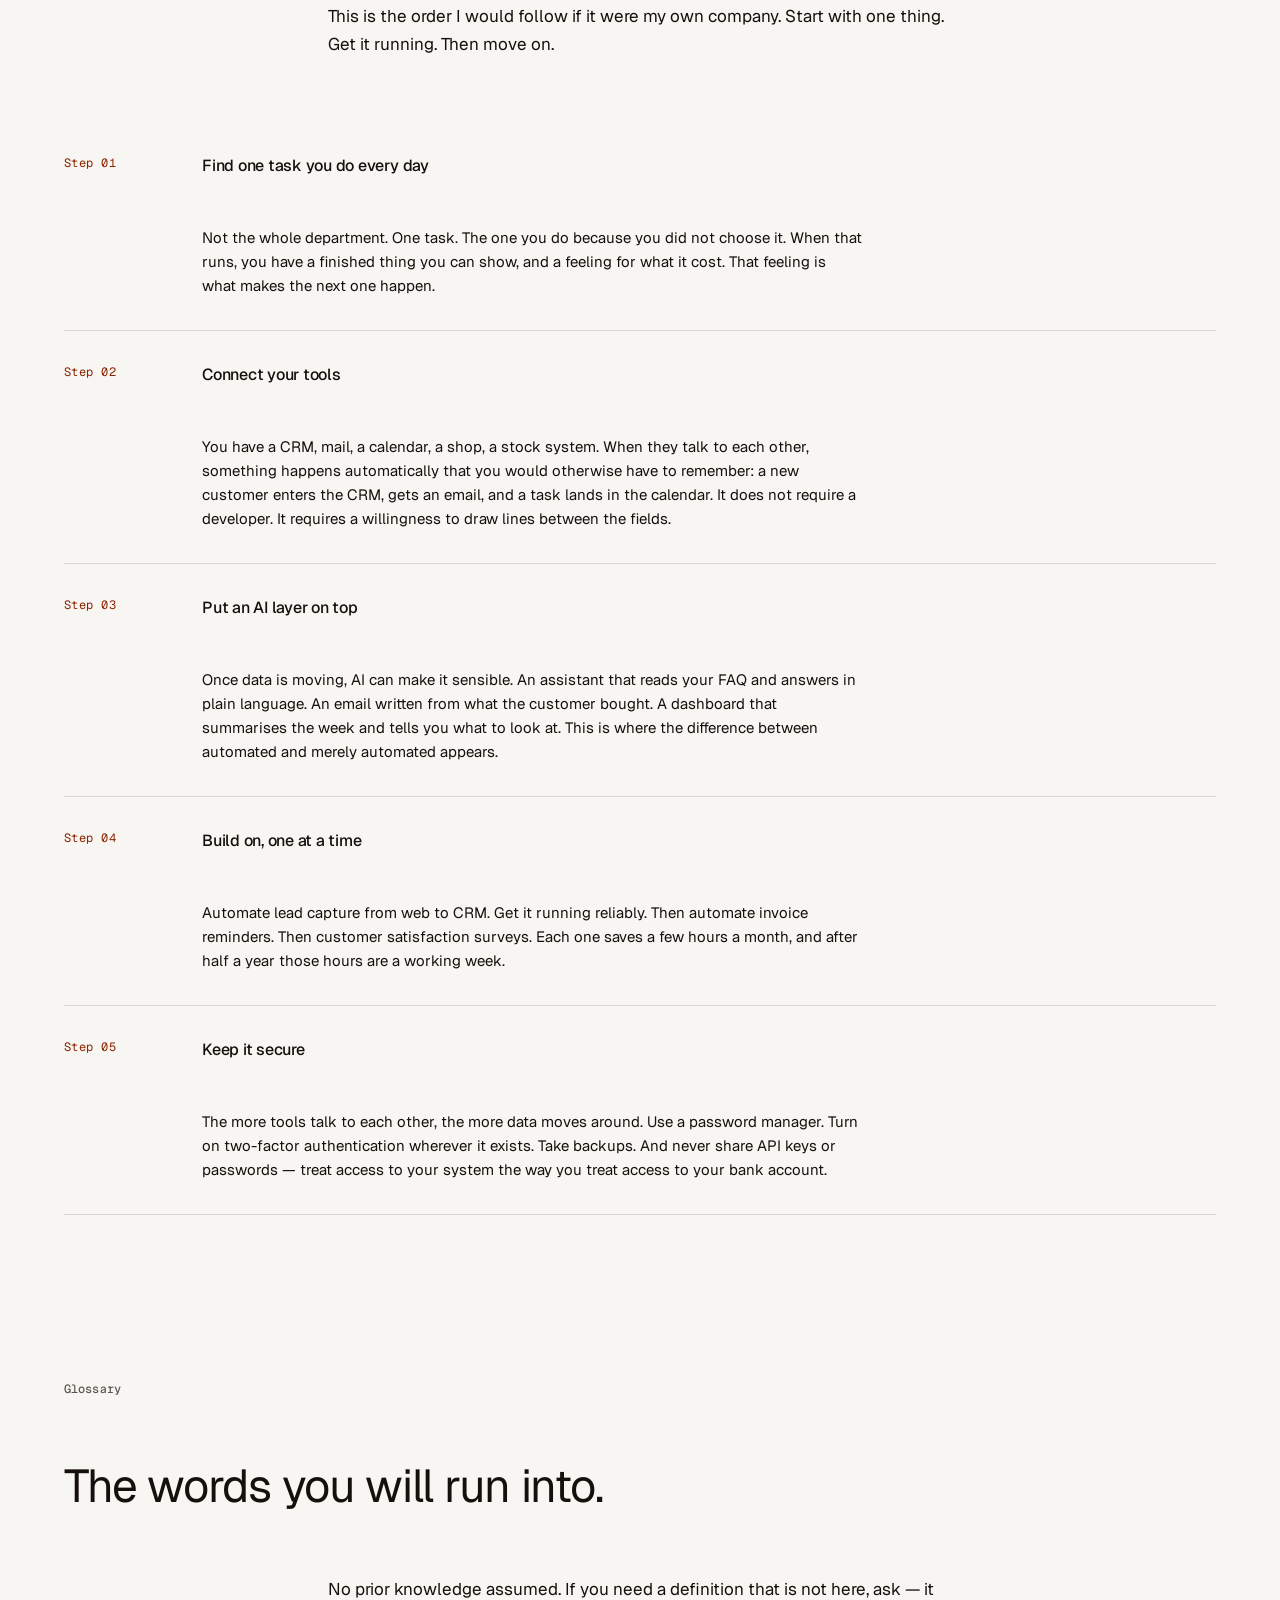
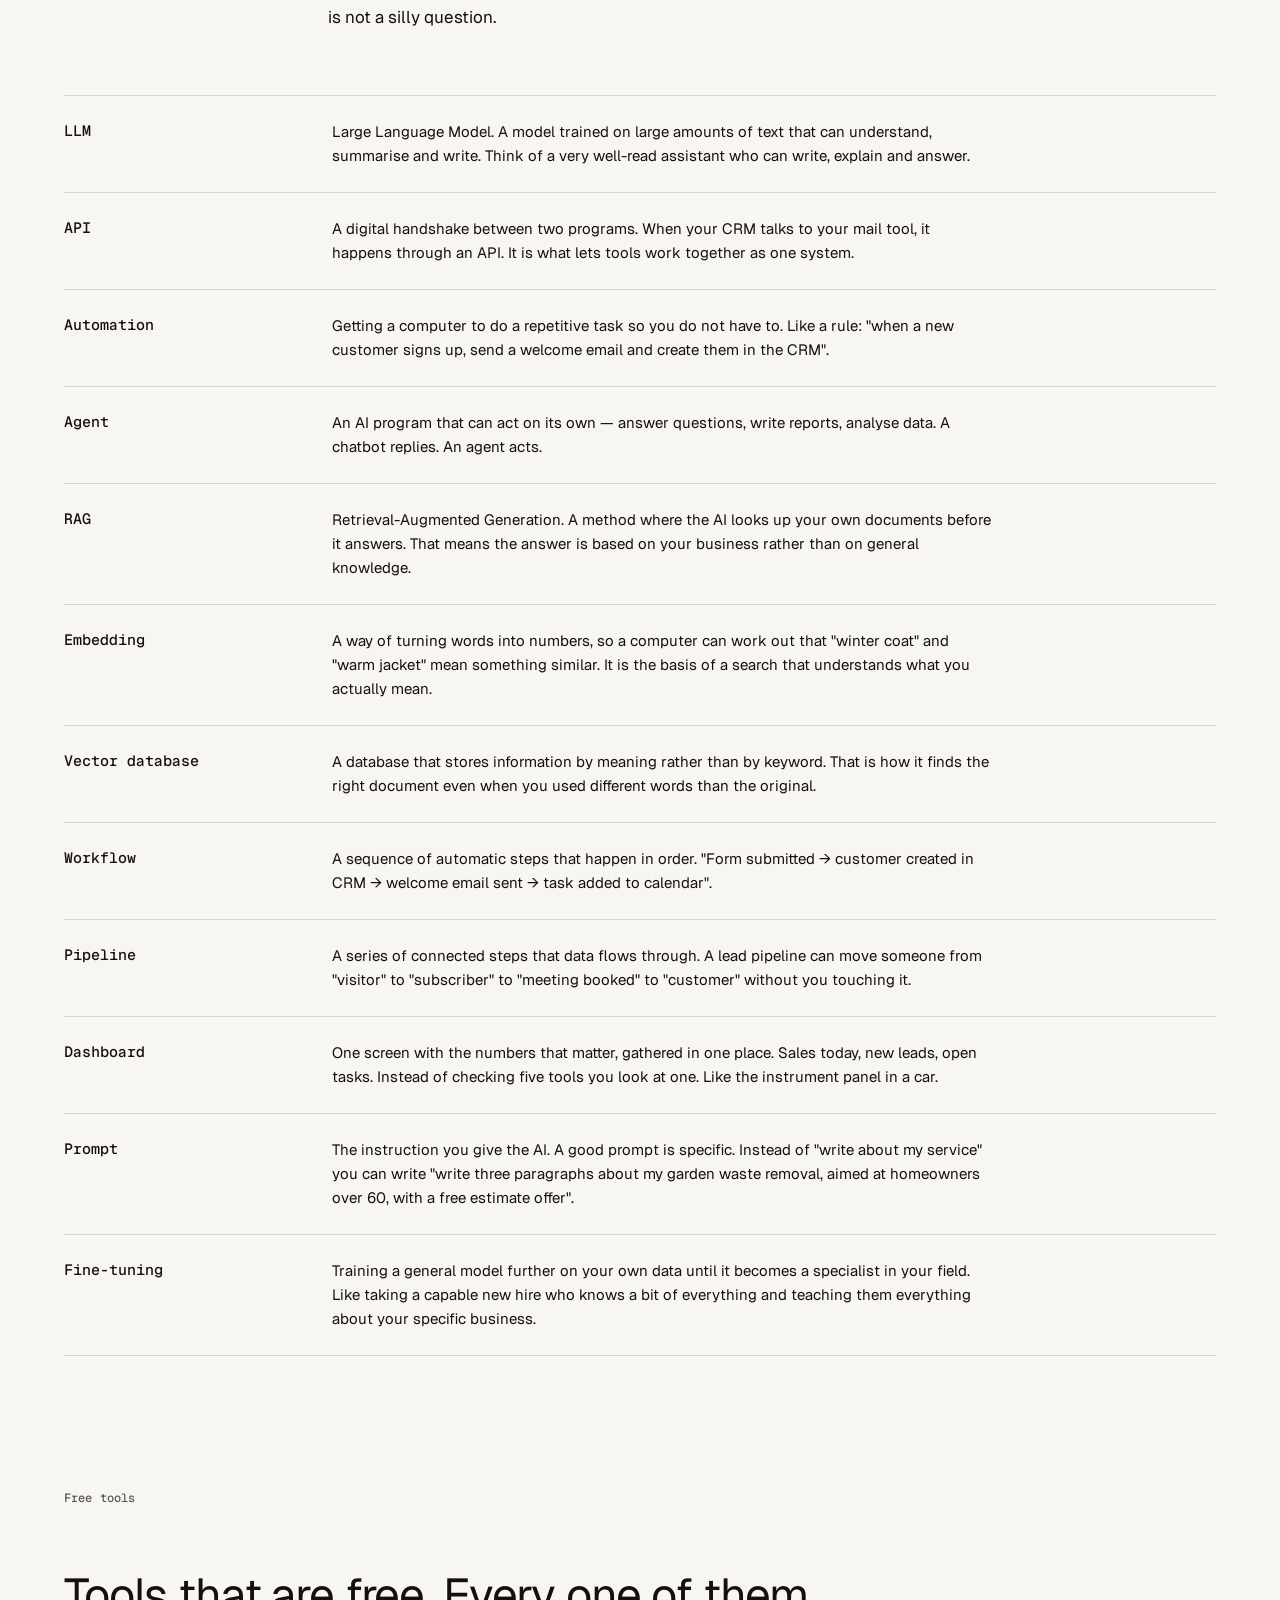
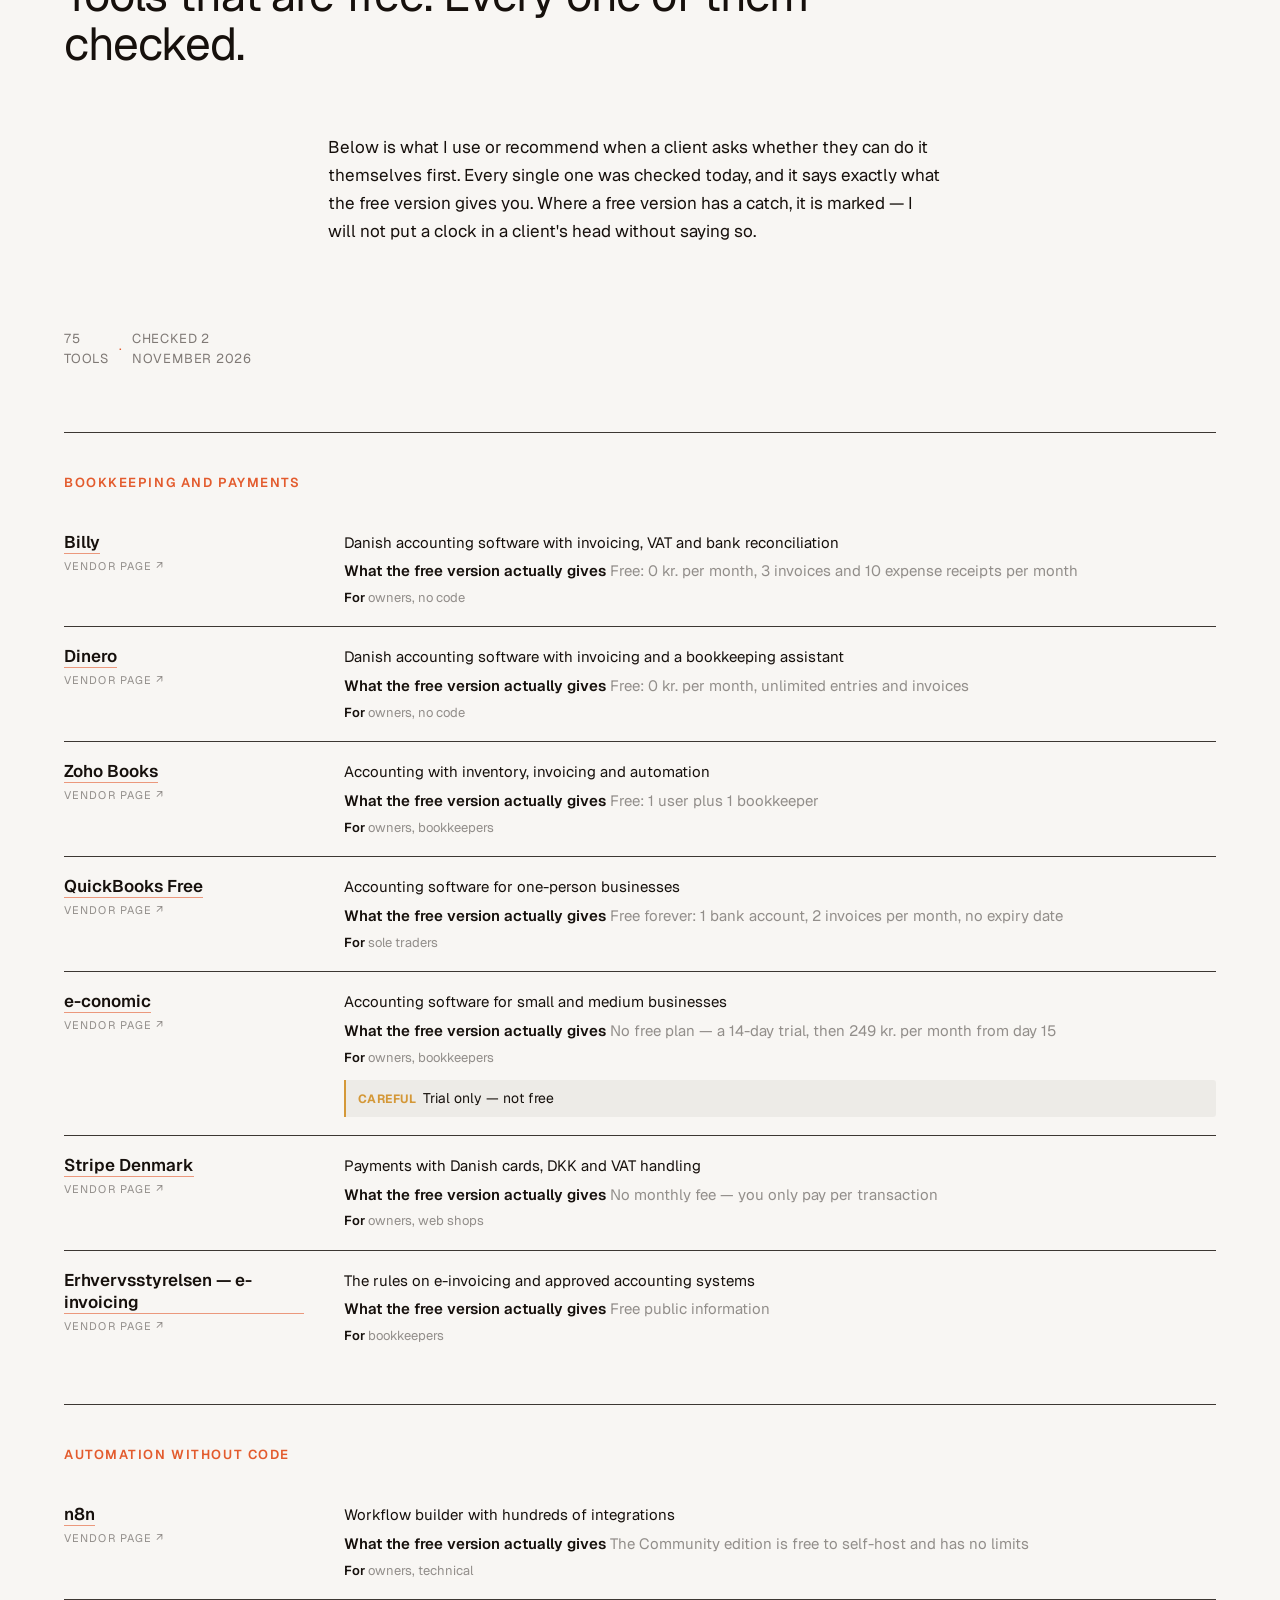
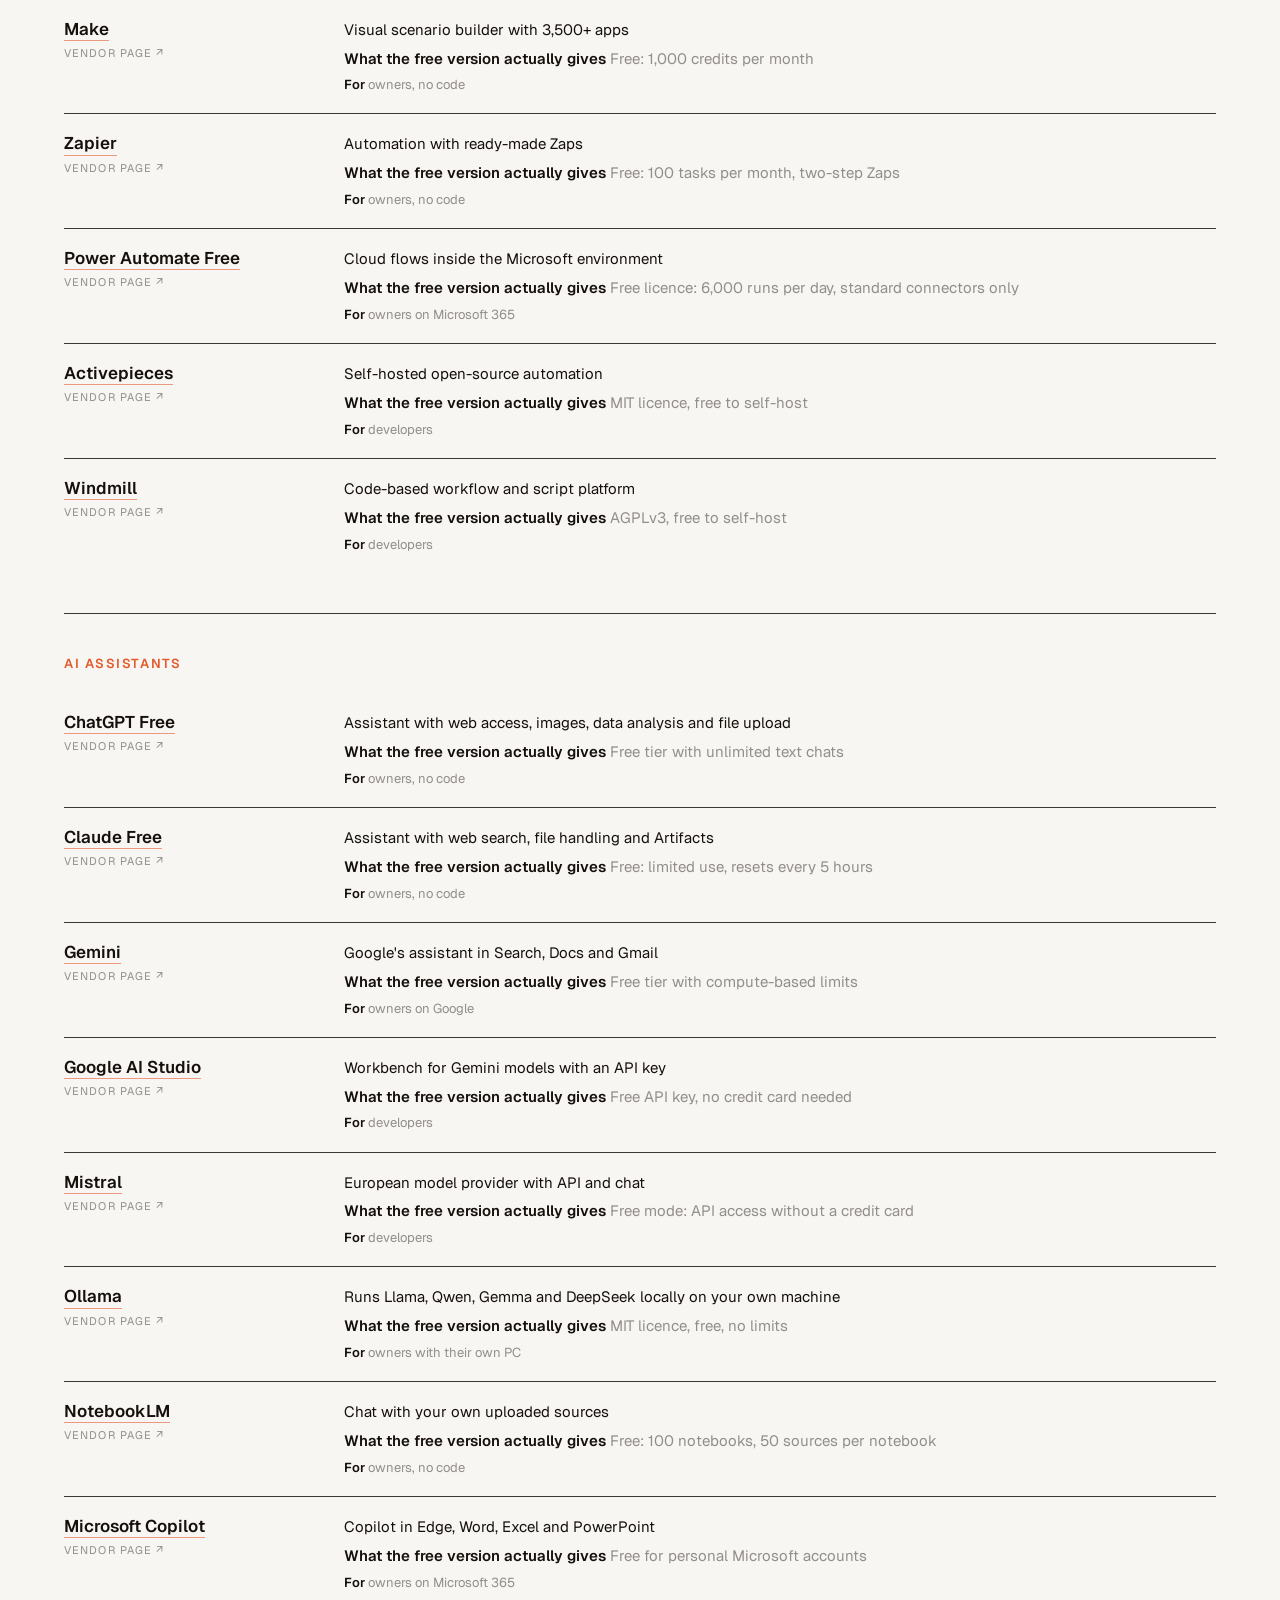
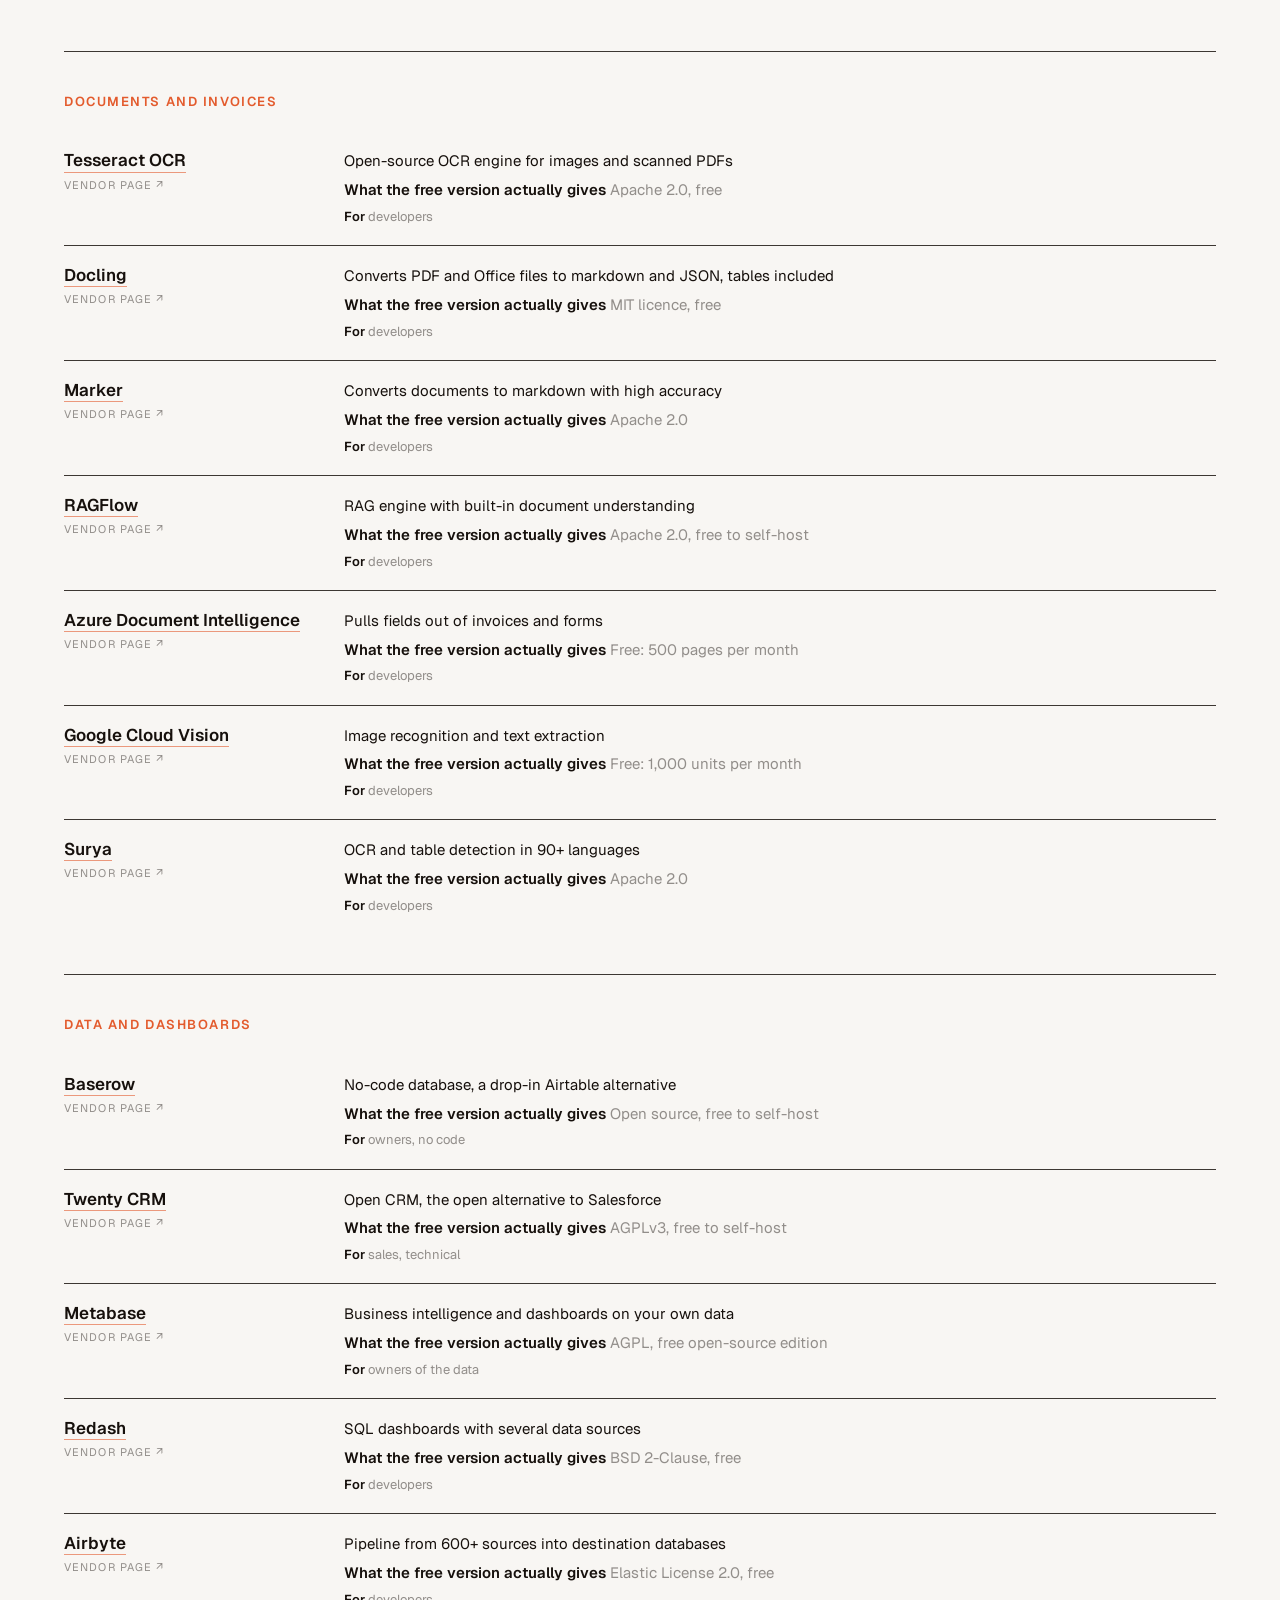
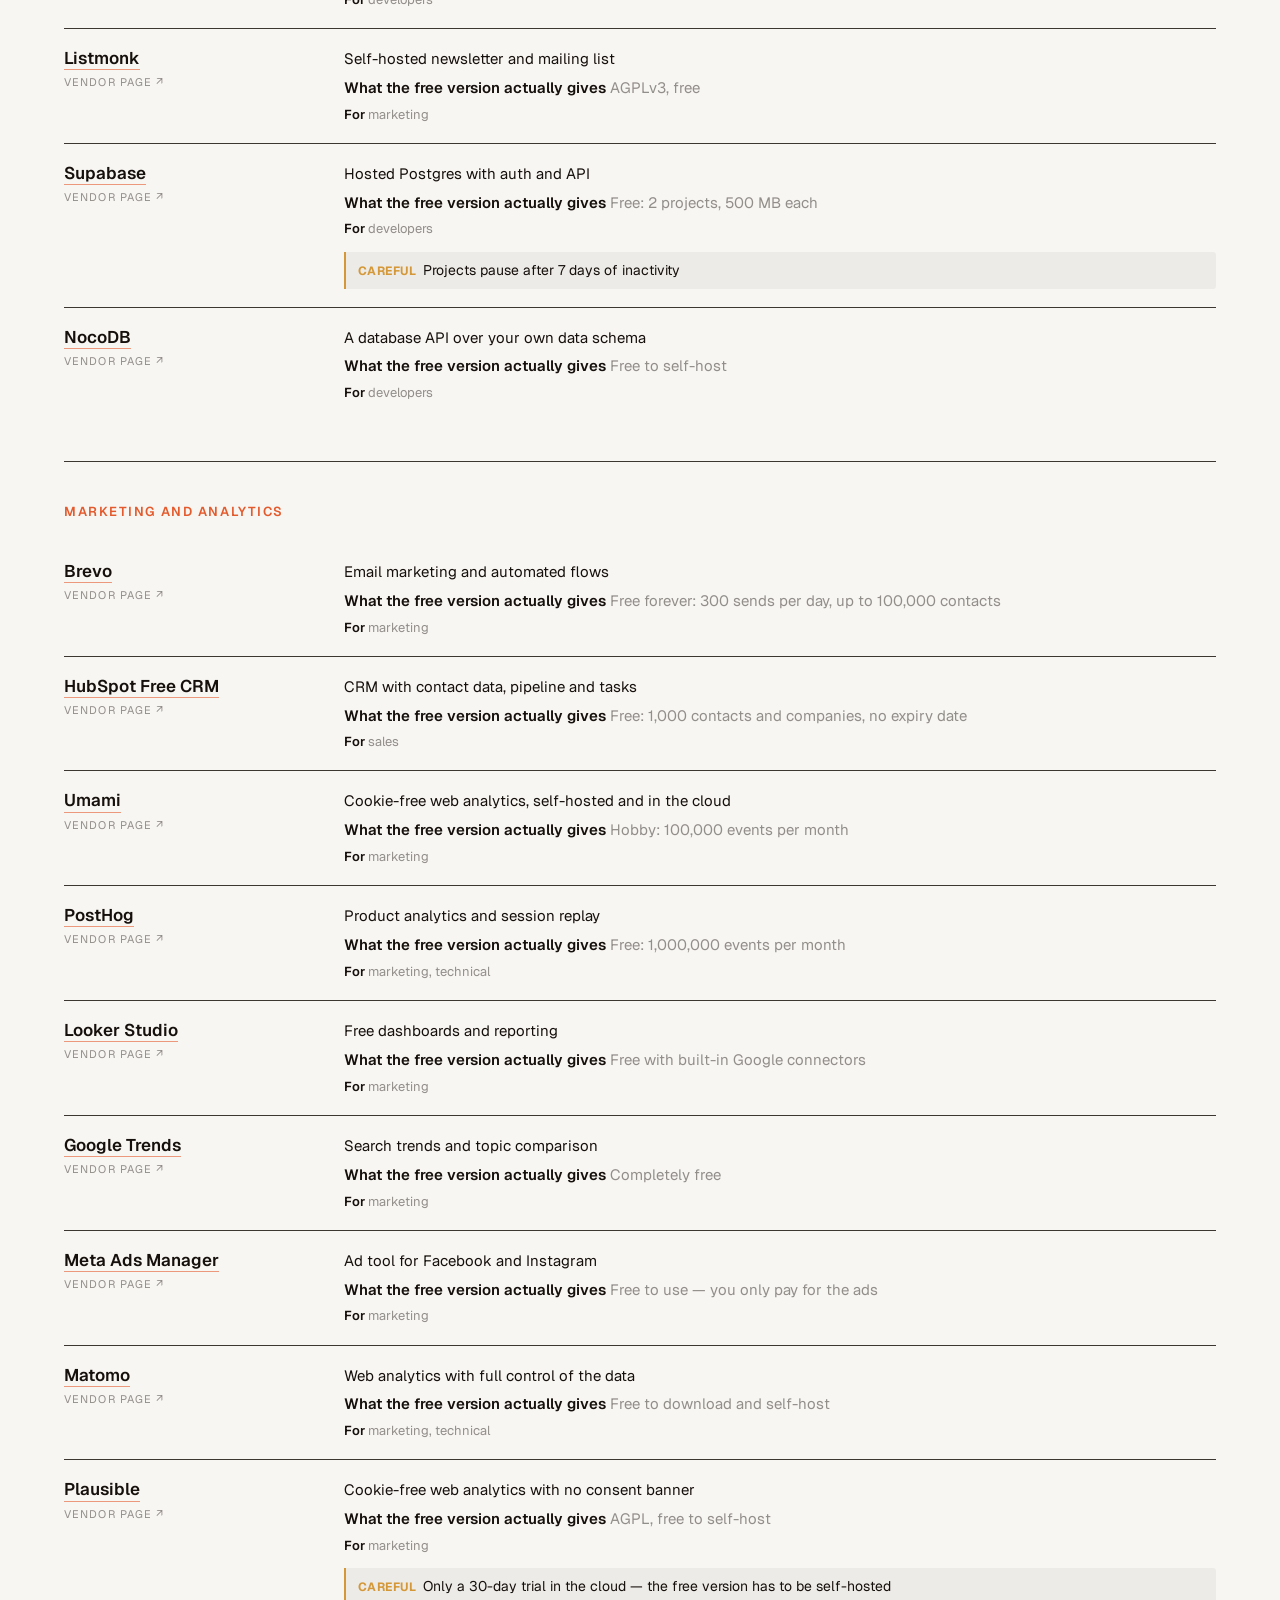
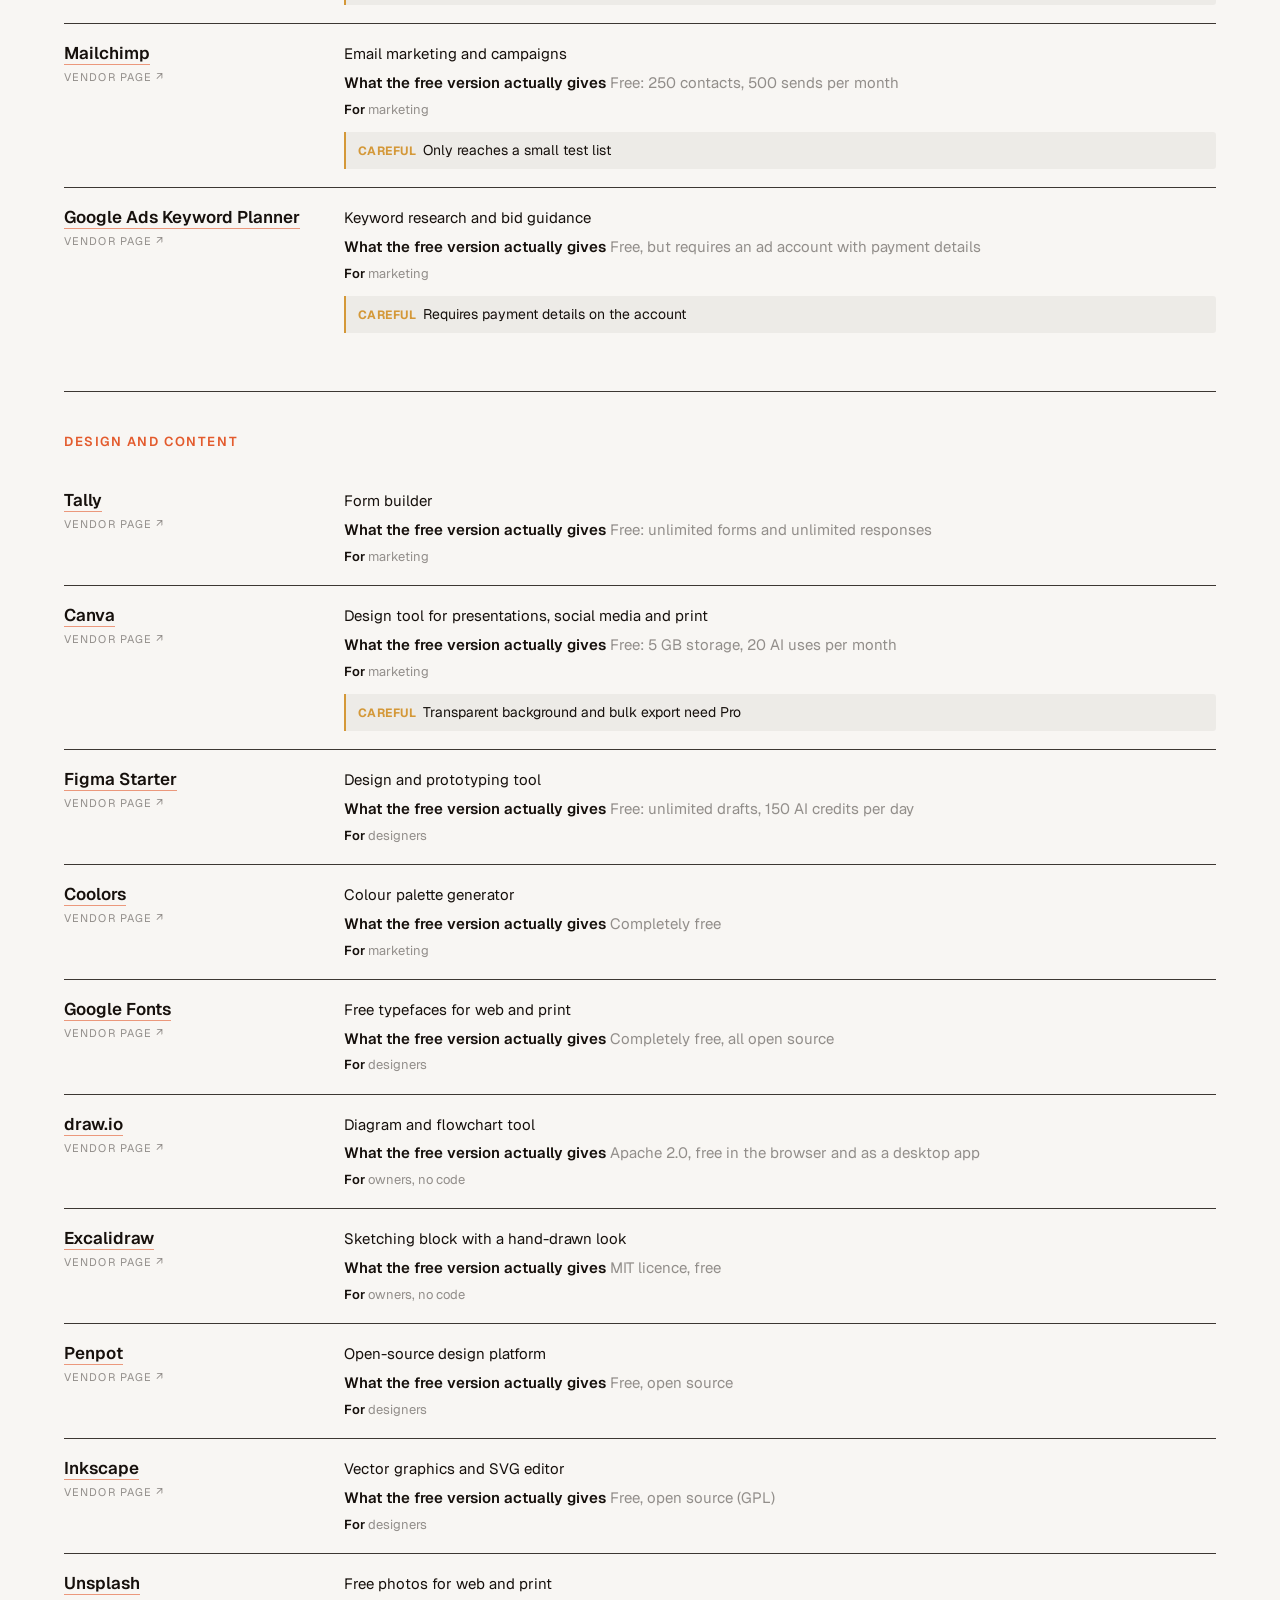
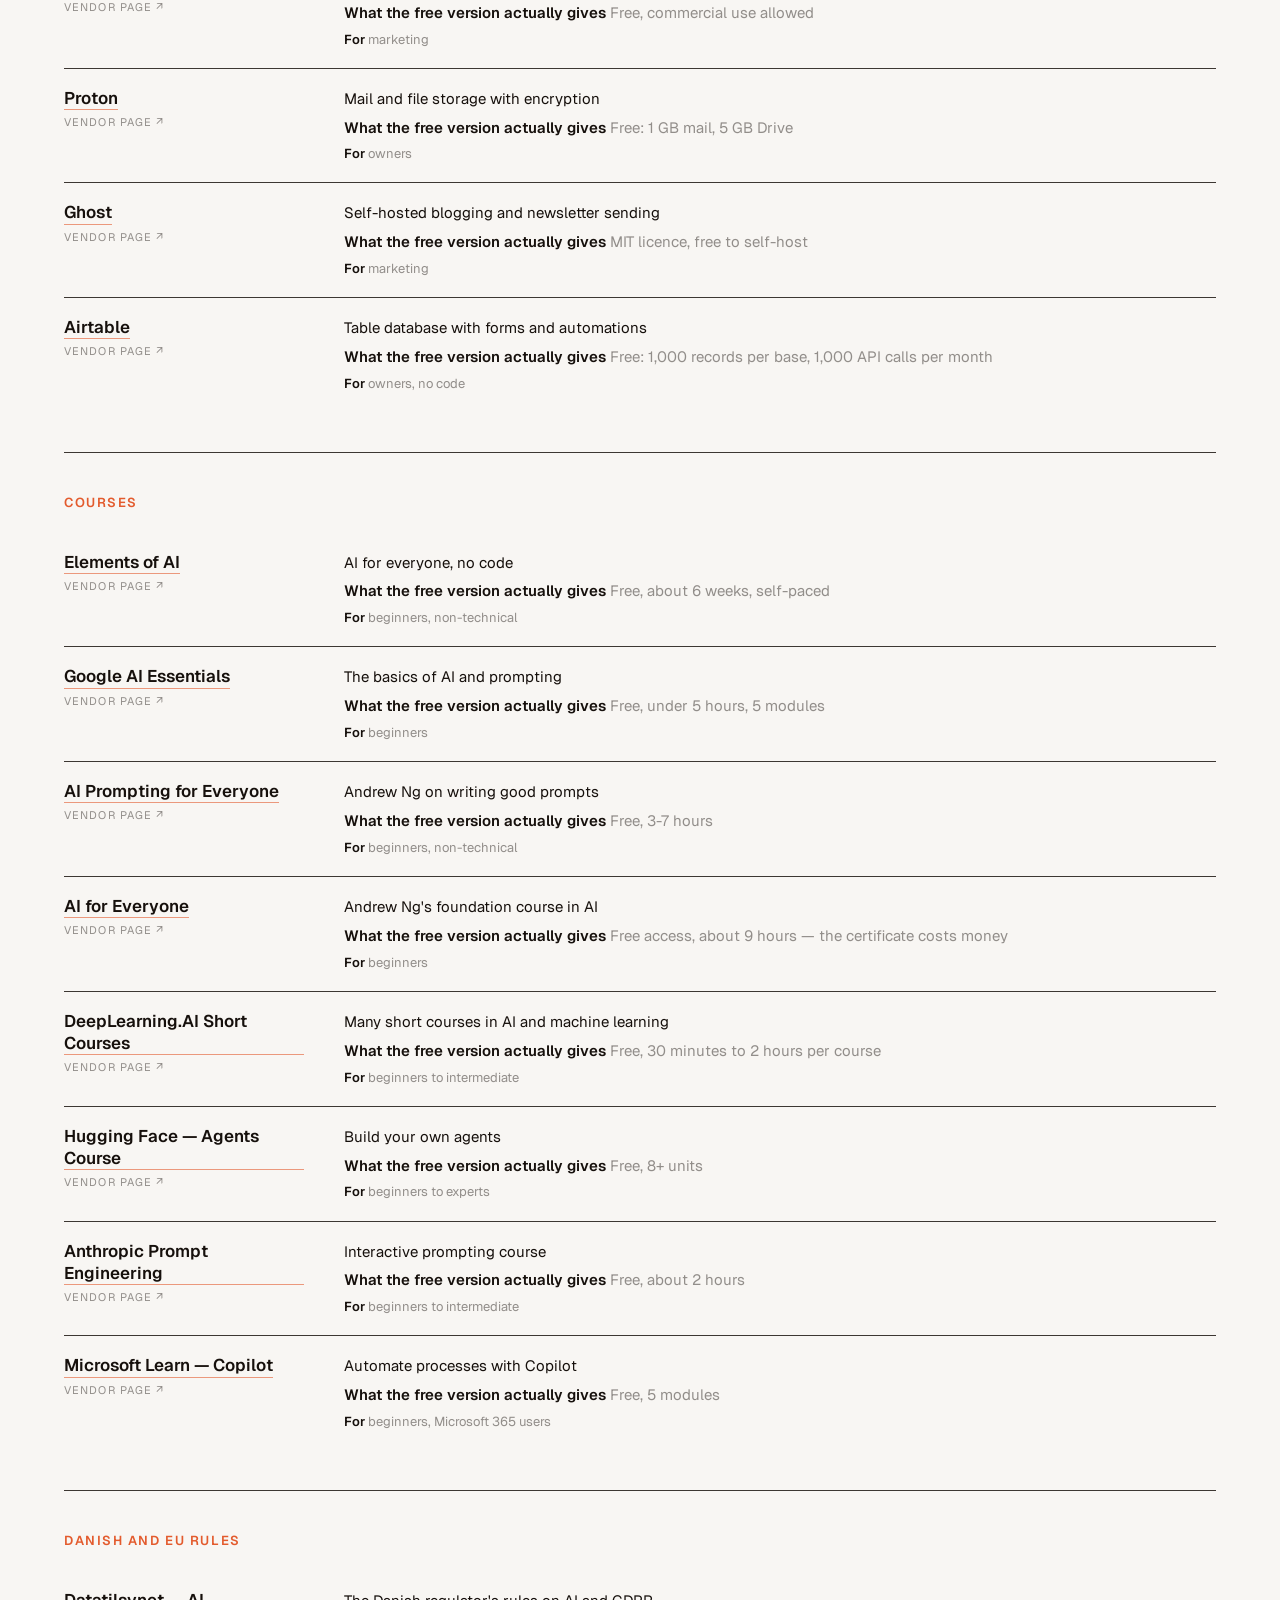
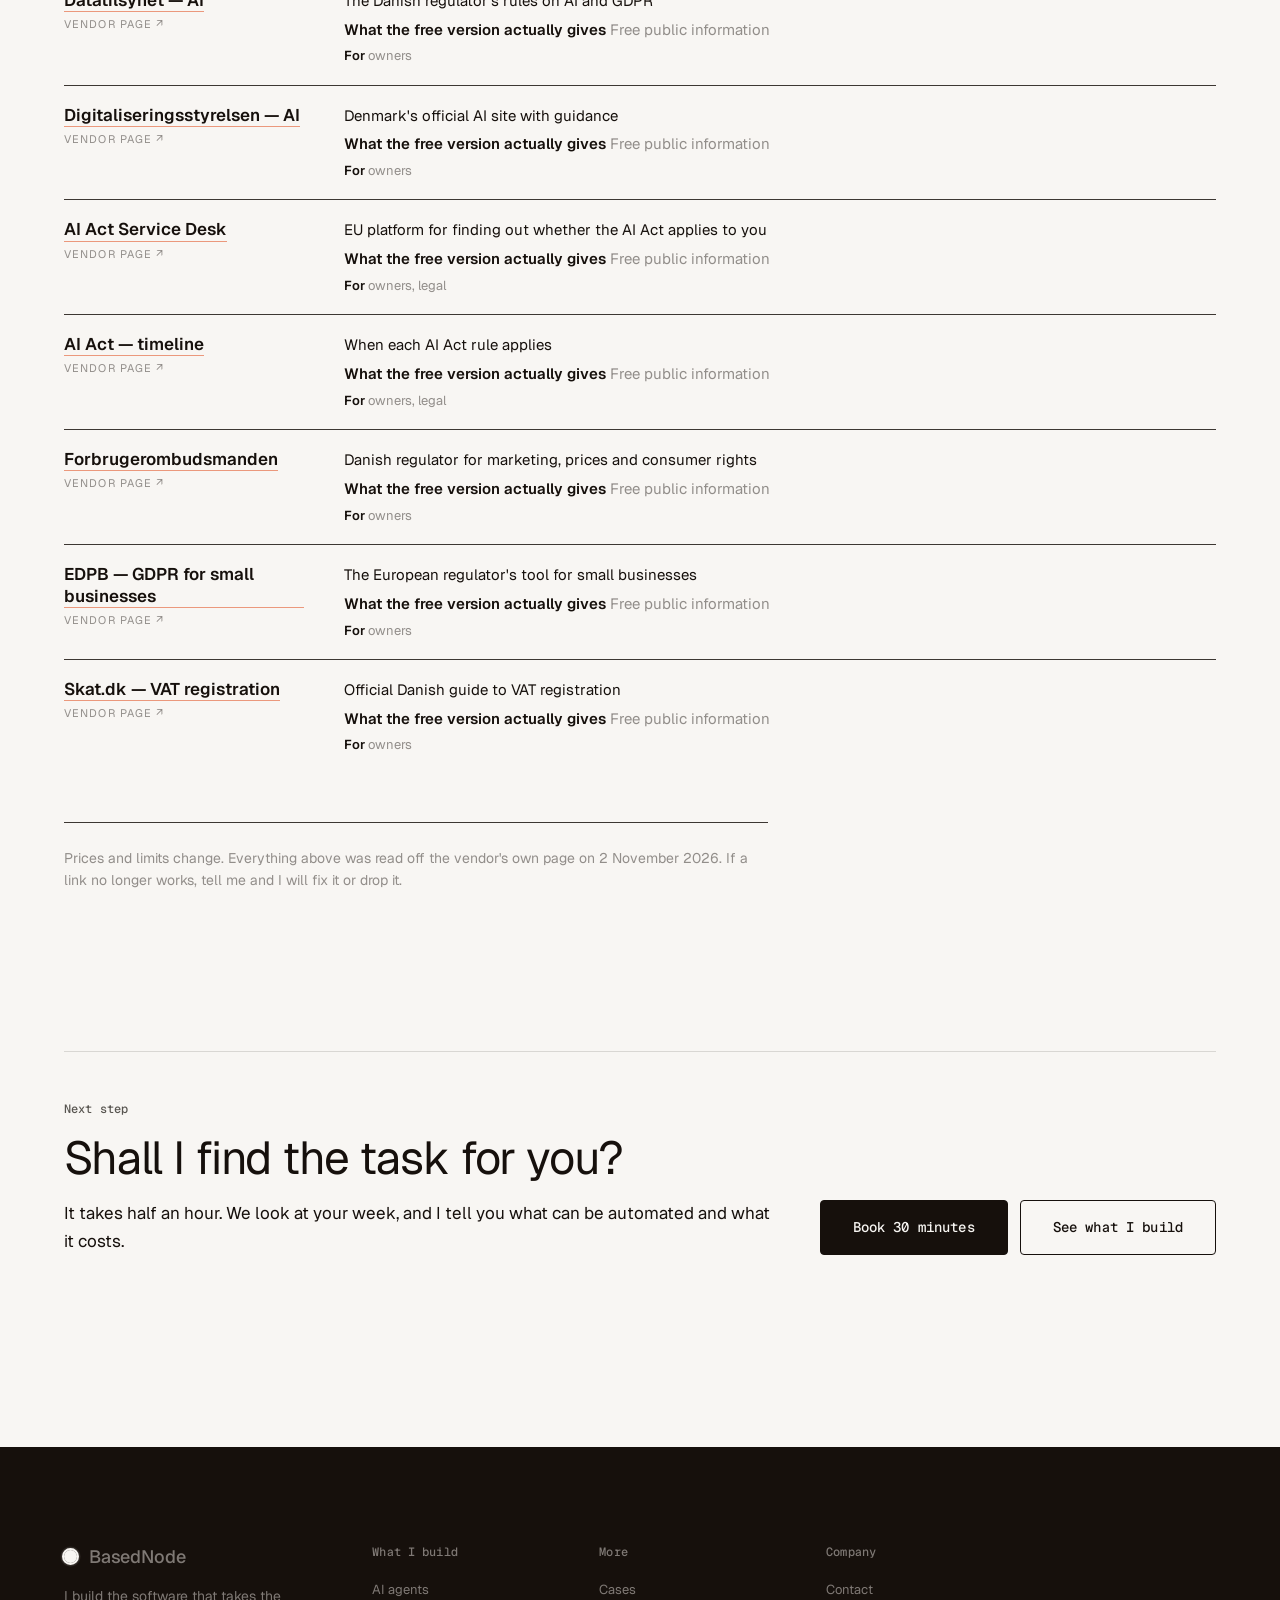
<file: resources.html>
<!DOCTYPE html>
<html lang="en">
<head>
  <meta charset="UTF-8" />
  <meta name="viewport" content="width=device-width, initial-scale=1.0" />
  <meta name="theme-color" content="#F8F6F2" />
  <title>AI & automation, in plain Danish — BasedNode</title>
  <meta name="description" content="A plain-language guide to what AI and automation can do for a small business, how to start, and what the words mean. No jargon, no sign-up." />
  <meta property="og:type" content="website" />
  <meta property="og:site_name" content="BasedNode" />
  <meta property="og:title" content="AI & automation, in plain Danish — BasedNode" />
  <meta property="og:description" content="A plain-language guide to what AI and automation can do for a small business, how to start, and what the words mean. No jargon, no sign-up." />
  <meta property="og:url" content="https://ikkeomar.github.io/basednode-office/resources" />
  <meta name="twitter:card" content="summary" />
  <meta name="twitter:title" content="AI & automation, in plain Danish — BasedNode" />
  <meta name="twitter:description" content="A plain-language guide to what AI and automation can do for a small business, how to start, and what the words mean. No jargon, no sign-up." />
  <link rel="canonical" href="https://ikkeomar.github.io/basednode-office/resources" />
  <link rel="preconnect" href="https://fonts.googleapis.com" />
  <link rel="preconnect" href="https://fonts.gstatic.com" crossorigin />
  <link href="https://fonts.googleapis.com/css2?family=Geist:wght@200;300;400;500;600;700&family=Geist+Mono:wght@400;500;600&family=IBM+Plex+Mono:wght@400;500&display=swap" rel="stylesheet" />
  <link rel="stylesheet" href="styles.css" />
  <link rel="icon" href="_assets/favicon.svg" type="image/svg+xml" />
  <script>
    /* Mark the document as script-enabled BEFORE the body renders, so
       the reveal animation can hide its targets without a flash of
       visible-then-hidden content. Without this class the content is
       simply visible — a page of invisible sections is far worse than
       a page with no animation.

       The timer is the safety net: if app.js never runs, everything is
       revealed after four seconds rather than staying at opacity 0. */
    (function () {
      var d = document.documentElement;
      d.classList.add("js");
      window.__bnRevealFallback = setTimeout(function () {
        d.classList.add("reveal-all");
      }, 4000);

      /* Set the theme BEFORE the body renders. If this waits for
         app.js, a reader on a dark desktop sees a flash of the light
         theme on every page load — the classic theme bug. The stored
         preference wins; without one, the operating system decides. */
      try {
        var stored = localStorage.getItem("bn-theme");
        if (!stored) {
          stored = window.matchMedia && window.matchMedia("(prefers-color-scheme: dark)").matches
            ? "dark" : "light";
        }
        d.setAttribute("data-theme", stored);
        var meta = document.querySelector('meta[name="theme-color"]');
        if (meta) meta.setAttribute("content", stored === "dark" ? "#1A1917" : "#F8F6F2");
      } catch (e) {
        d.setAttribute("data-theme", "light");
      }
    })();
  </script>
</head>
<body data-page="resources">

  <!-- The ambient particle field. The same idea as basednode.xyz: a
       fixed canvas behind the content, drifting slowly. It is
       decorative, so it is hidden from assistive technology and it
       stops itself when the reader has asked for less motion. -->
  <canvas id="bn-particles" aria-hidden="true"></canvas>

  <a class="skip-to-content" href="#main" data-i18n="skip_to_content">Skip to content</a>

  <header class="topnav">
    <div class="container topnav__inner">
      <a href="./" class="topnav__logo" aria-label="BasedNode home">
        <span class="topnav__logo-mark" aria-hidden="true"></span>
        <span>BasedNode</span>
      </a>
      <nav aria-label="Primary">
        <ul class="topnav__links">          <li><a href="services" data-i18n="services">What I build</a></li>
          <li><a href="services#how" data-i18n="how">How it works</a></li>
          <li><a href="services#pricing" data-i18n="pricing">Pricing</a></li>
          <li><a href="services#faq" data-i18n="faq">FAQ</a></li>
          <li><a href="about" data-i18n="about">About me</a></li>
          <li><a href="contact" data-i18n="contact">Contact</a></li></ul>
      </nav>
      <div class="topnav__actions">
        <button class="theme-toggle" type="button" id="themeToggle" aria-pressed="false" aria-label="Switch to dark mode">
          <svg class="theme-toggle__icon theme-toggle__icon--sun" viewBox="0 0 24 24" aria-hidden="true" focusable="false">
            <circle cx="12" cy="12" r="4.2" fill="currentColor" stroke="none"/>
            <g stroke="currentColor" stroke-width="1.6" stroke-linecap="round">
              <line x1="12" y1="2.6" x2="12" y2="5.2"/>
              <line x1="12" y1="18.8" x2="12" y2="21.4"/>
              <line x1="2.6" y1="12" x2="5.2" y2="12"/>
              <line x1="18.8" y1="12" x2="21.4" y2="12"/>
              <line x1="5.4" y1="5.4" x2="7.2" y2="7.2"/>
              <line x1="16.8" y1="16.8" x2="18.6" y2="18.6"/>
              <line x1="5.4" y1="18.6" x2="7.2" y2="16.8"/>
              <line x1="16.8" y1="7.2" x2="18.6" y2="5.4"/>
            </g>
          </svg>
          <svg class="theme-toggle__icon theme-toggle__icon--moon" viewBox="0 0 24 24" aria-hidden="true" focusable="false">
            <path d="M20 14.2A8.4 8.4 0 0 1 9.8 4a8.4 8.4 0 1 0 10.2 10.2z" fill="currentColor" stroke="none"/>
          </svg>
        </button>
        <div class="lang-switch" role="group" aria-label="Language">
        <button class="lang-switch__opt" type="button" data-lang-toggle data-lang-target="da" aria-pressed="false" aria-label="Vis på dansk">
          <svg class="lang-flag" viewBox="0 0 37 28" preserveAspectRatio="xMidYMid meet" aria-hidden="true" focusable="false"><rect width="37" height="28" fill="#D21034"/><rect x="12" width="4" height="28" fill="#FFFFFF"/><rect y="12" width="37" height="4" fill="#FFFFFF"/></svg>
        </button>
        <button class="lang-switch__opt" type="button" data-lang-toggle data-lang-target="en" aria-pressed="false" aria-label="Show in English">
          <svg class="lang-flag" viewBox="0 0 40 28" preserveAspectRatio="xMidYMid meet" aria-hidden="true" focusable="false"><svg x="0" y="0" width="20.00" height="28" viewBox="0 0 20.00 28" preserveAspectRatio="xMidYMid slice"><rect width="40" height="28" fill="#FFFFFF"/><rect y="0.000" width="40" height="2.154" fill="#B31942"/><rect y="4.308" width="40" height="2.154" fill="#B31942"/><rect y="8.615" width="40" height="2.154" fill="#B31942"/><rect y="12.923" width="40" height="2.154" fill="#B31942"/><rect y="17.231" width="40" height="2.154" fill="#B31942"/><rect y="21.538" width="40" height="2.154" fill="#B31942"/><rect y="25.846" width="40" height="2.154" fill="#B31942"/><rect width="16.000" height="15.077" fill="#0A3161"/><circle cx="1.60" cy="1.51" r="1.15" fill="#FFFFFF"/><circle cx="4.80" cy="1.51" r="1.15" fill="#FFFFFF"/><circle cx="8.00" cy="1.51" r="1.15" fill="#FFFFFF"/><circle cx="11.20" cy="1.51" r="1.15" fill="#FFFFFF"/><circle cx="14.40" cy="1.51" r="1.15" fill="#FFFFFF"/><circle cx="1.60" cy="4.52" r="1.15" fill="#FFFFFF"/><circle cx="4.80" cy="4.52" r="1.15" fill="#FFFFFF"/><circle cx="8.00" cy="4.52" r="1.15" fill="#FFFFFF"/><circle cx="11.20" cy="4.52" r="1.15" fill="#FFFFFF"/><circle cx="14.40" cy="4.52" r="1.15" fill="#FFFFFF"/><circle cx="1.60" cy="7.54" r="1.15" fill="#FFFFFF"/><circle cx="4.80" cy="7.54" r="1.15" fill="#FFFFFF"/><circle cx="8.00" cy="7.54" r="1.15" fill="#FFFFFF"/><circle cx="11.20" cy="7.54" r="1.15" fill="#FFFFFF"/><circle cx="14.40" cy="7.54" r="1.15" fill="#FFFFFF"/><circle cx="1.60" cy="10.55" r="1.15" fill="#FFFFFF"/><circle cx="4.80" cy="10.55" r="1.15" fill="#FFFFFF"/><circle cx="8.00" cy="10.55" r="1.15" fill="#FFFFFF"/><circle cx="11.20" cy="10.55" r="1.15" fill="#FFFFFF"/><circle cx="14.40" cy="10.55" r="1.15" fill="#FFFFFF"/><circle cx="1.60" cy="13.57" r="1.15" fill="#FFFFFF"/><circle cx="4.80" cy="13.57" r="1.15" fill="#FFFFFF"/><circle cx="8.00" cy="13.57" r="1.15" fill="#FFFFFF"/><circle cx="11.20" cy="13.57" r="1.15" fill="#FFFFFF"/><circle cx="14.40" cy="13.57" r="1.15" fill="#FFFFFF"/></svg><svg x="20.00" y="0" width="20.00" height="28" viewBox="8 0 24 28" preserveAspectRatio="xMidYMid slice"><rect width="40" height="28" fill="#012169"/><polygon points="8.40,0 40,23.80 40,32.20 0,8.40" fill="#FFFFFF"/><polygon points="31.60,0 40,4.20 0,32.20 0,23.80" fill="#FFFFFF"/><polygon points="3.40,0 40,26.30 40,29.70 0,3.40" fill="#C8102E"/><polygon points="36.60,0 40,1.70 0,29.70 0,26.30" fill="#C8102E"/><rect x="16.40" width="7.20" height="28" fill="#FFFFFF"/><rect y="10.40" width="40" height="7.20" fill="#FFFFFF"/><rect x="17.26" width="5.47" height="28" fill="#C8102E"/><rect y="11.26" width="40" height="5.47" fill="#C8102E"/></svg></svg>
        </button>
      </div>
        <button class="topnav__menu-btn" data-menu-btn aria-label="Open menu" aria-expanded="false" aria-controls="mobile-menu">
          <svg class="icon-open" width="20" height="20" viewBox="0 0 256 256" fill="none" stroke="currentColor" stroke-width="16" stroke-linecap="round" stroke-linejoin="round" aria-hidden="true">
            <line x1="40" y1="64" x2="216" y2="64"/>
            <line x1="40" y1="128" x2="216" y2="128"/>
            <line x1="40" y1="192" x2="216" y2="192"/>
          </svg>
          <svg class="icon-close" width="20" height="20" viewBox="0 0 256 256" fill="none" stroke="currentColor" stroke-width="16" stroke-linecap="round" stroke-linejoin="round" aria-hidden="true">
            <line x1="72" y1="72" x2="184" y2="184"/>
            <line x1="184" y1="72" x2="72" y2="184"/>
          </svg>
        </button>
      </div>
    </div>

    <!-- Panel lives INSIDE the sticky header so it drops out of the bar
         instead of scrolling away with the page. -->
    <nav class="mobile-menu" id="mobile-menu" data-mobile-menu aria-hidden="true" aria-label="Mobile">
      <ul>        <li><a href="services" data-i18n="services">What I build</a></li>
        <li><a href="services#how" data-i18n="how">How it works</a></li>
        <li><a href="services#pricing" data-i18n="pricing">Pricing</a></li>
        <li><a href="services#faq" data-i18n="faq">FAQ</a></li>
        <li><a href="about" data-i18n="about">About me</a></li>
        <li><a href="contact" data-i18n="contact">Contact</a></li></ul>
    </nav>
  </header>

  <!-- Tap-outside scrim, sits behind the panel -->
  <div class="nav-scrim" data-nav-scrim hidden></div>

  <main id="main">    <!-- ══ PAGE HEAD ══ -->
    <section class="page-head">
      <div class="container page-head__inner">
        <span class="micro-label" data-i18n="rs_label">Resources</span>
        <h1 class="display-lg page-head__title" data-i18n="rs_title">AI and automation, in plain language.</h1>
        <p class="page-head__lede" data-i18n="rs_lede">A short guide to what AI and automation can actually do for a small company, how you get started, and what the words mean. Written for an owner who is not a developer. You do not have to read all of it, and you do not have to learn anything to use it.</p>
        <div class="page-head__meta">
          <span data-i18n="rs_meta1">3 chapters + a glossary</span>
          <span data-i18n="rs_meta2">No sign-up</span>
        </div>
      </div>
    </section>

    <!-- ══ CHAPTER 1 ══ -->
    <section class="tight">
      <div class="container">
        <div class="section-head section-head__editorial">
          <span class="micro-label" data-i18n="rs_c1_label">Chapter 1</span>
          <h2 class="display-lg" data-i18n="rs_c1_title">What it can actually do.</h2>
          <p class="prose" data-i18n="rs_c1_desc">AI is not one thing. It is a lot of different tools that share a characteristic: they can do something that requires judgement, because they have learned patterns instead of calculating. That is why they are good at what is repetitive and clear, and poor at anything that needs you to notice whether a result is correct. Here are four places where it works.</p>
        </div>

        <div class="method-grid">
          <div class="method-item" data-reveal="1">
            <span class="method-item__label" data-i18n="rs_c1_1_label">01</span>
            <h3 class="h3" data-i18n="rs_c1_1_title">Keeping the customer</h3>
            <p class="method-item__body" data-i18n="rs_c1_1_body">A welcome email, a follow-up after a purchase, a reminder about an abandoned basket. That kind of thing runs in the background all the time, and it is often the fastest thing to get a return on. A welcome sequence alone can recover 10-15 percent of the baskets that would otherwise be forgotten.</p>
          </div>
          <div class="method-item" data-reveal="1">
            <span class="method-item__label" data-i18n="rs_c1_2_label">02</span>
            <h3 class="h3" data-i18n="rs_c1_2_title">Answering the same thing again and again</h3>
            <p class="method-item__body" data-i18n="rs_c1_2_body">Opening hours, prices, shipping, returns. Those questions can be answered around the clock. When a question is too hard, it goes to a person. Most businesses find that 50-70 percent of ordinary questions can be answered automatically.</p>
          </div>
          <div class="method-item" data-reveal="1">
            <span class="method-item__label" data-i18n="rs_c1_3_label">03</span>
            <h3 class="h3" data-i18n="rs_c1_3_title">Finding patterns in the numbers</h3>
            <p class="method-item__body" data-i18n="rs_c1_3_body">Which products sell together, when your customers buy, which channel actually brings paying customers, and who is about to leave. Those are the questions that end up in a spreadsheet and get answered by feel.</p>
          </div>
          <div class="method-item" data-reveal="1">
            <span class="method-item__label" data-i18n="rs_c1_4_label">04</span>
            <h3 class="h3" data-i18n="rs_c1_4_title">Getting past the blank page</h3>
            <p class="method-item__body" data-i18n="rs_c1_4_body">Posts, newsletters, product descriptions. Not to replace your voice, but to get past the blank page. You give it your ideas and your style, and you get a draft you can edit. Three hours of writing becomes half an hour of editing.</p>
          </div>
        </div>
      </div>
    </section>

    <!-- ══ CHAPTER 2 ══ -->
    <section>
      <div class="container">
        <div class="section-head section-head__editorial">
          <span class="micro-label" data-i18n="rs_c2_label">Chapter 2</span>
          <h2 class="display-lg" data-i18n="rs_c2_title">How to get started, in five steps.</h2>
          <p class="prose" data-i18n="rs_c2_desc">This is the order I would follow if it were my own company. Start with one thing. Get it running. Then move on.</p>
        </div>

        <div class="guide-steps">
          <div class="guide-step">
            <span class="guide-step__num" data-i18n="rs_c2_1_num">Step 01</span>
            <h3 class="guide-step__title" data-i18n="rs_c2_1_title">Find one task you do every day</h3>
            <p class="guide-step__body" data-i18n="rs_c2_1_body">Not the whole department. One task. The one you do because you did not choose it. When that runs, you have a finished thing you can show, and a feeling for what it cost. That feeling is what makes the next one happen.</p>
          </div>
          <div class="guide-step">
            <span class="guide-step__num" data-i18n="rs_c2_2_num">Step 02</span>
            <h3 class="guide-step__title" data-i18n="rs_c2_2_title">Connect your tools</h3>
            <p class="guide-step__body" data-i18n="rs_c2_2_body">You have a CRM, mail, a calendar, a shop, a stock system. When they talk to each other, something happens automatically that you would otherwise have to remember: a new customer enters the CRM, gets an email, and a task lands in the calendar. It does not require a developer. It requires a willingness to draw lines between the fields.</p>
          </div>
          <div class="guide-step">
            <span class="guide-step__num" data-i18n="rs_c2_3_num">Step 03</span>
            <h3 class="guide-step__title" data-i18n="rs_c2_3_title">Put an AI layer on top</h3>
            <p class="guide-step__body" data-i18n="rs_c2_3_body">Once data is moving, AI can make it sensible. An assistant that reads your FAQ and answers in plain language. An email written from what the customer bought. A dashboard that summarises the week and tells you what to look at. This is where the difference between automated and merely automated appears.</p>
          </div>
          <div class="guide-step">
            <span class="guide-step__num" data-i18n="rs_c2_4_num">Step 04</span>
            <h3 class="guide-step__title" data-i18n="rs_c2_4_title">Build on, one at a time</h3>
            <p class="guide-step__body" data-i18n="rs_c2_4_body">Automate lead capture from web to CRM. Get it running reliably. Then automate invoice reminders. Then customer satisfaction surveys. Each one saves a few hours a month, and after half a year those hours are a working week.</p>
          </div>
          <div class="guide-step">
            <span class="guide-step__num" data-i18n="rs_c2_5_num">Step 05</span>
            <h3 class="guide-step__title" data-i18n="rs_c2_5_title">Keep it secure</h3>
            <p class="guide-step__body" data-i18n="rs_c2_5_body">The more tools talk to each other, the more data moves around. Use a password manager. Turn on two-factor authentication wherever it exists. Take backups. And never share API keys or passwords — treat access to your system the way you treat access to your bank account.</p>
          </div>
        </div>
      </div>
    </section>

    <!-- ══ GLOSSARY ══ -->
    <section class="tight">
      <div class="container">
        <div class="section-head section-head__editorial">
          <span class="micro-label" data-i18n="rs_g_label">Glossary</span>
          <h2 class="display-lg" data-i18n="rs_g_title">The words you will run into.</h2>
          <p class="prose" data-i18n="rs_g_desc">No prior knowledge assumed. If you need a definition that is not here, ask — it is not a silly question.</p>
        </div>

        <div class="glossary-list">
          <div class="glossary-item">
            <span class="glossary-item__term" data-i18n="rs_g1_term">LLM</span>
            <p class="glossary-item__def" data-i18n="rs_g1_def">Large Language Model. A model trained on large amounts of text that can understand, summarise and write. Think of a very well-read assistant who can write, explain and answer.</p>
          </div>
          <div class="glossary-item">
            <span class="glossary-item__term" data-i18n="rs_g2_term">API</span>
            <p class="glossary-item__def" data-i18n="rs_g2_def">A digital handshake between two programs. When your CRM talks to your mail tool, it happens through an API. It is what lets tools work together as one system.</p>
          </div>
          <div class="glossary-item">
            <span class="glossary-item__term" data-i18n="rs_g3_term">Automation</span>
            <p class="glossary-item__def" data-i18n="rs_g3_def">Getting a computer to do a repetitive task so you do not have to. Like a rule: "when a new customer signs up, send a welcome email and create them in the CRM".</p>
          </div>
          <div class="glossary-item">
            <span class="glossary-item__term" data-i18n="rs_g4_term">Agent</span>
            <p class="glossary-item__def" data-i18n="rs_g4_def">An AI program that can act on its own — answer questions, write reports, analyse data. A chatbot replies. An agent acts.</p>
          </div>
          <div class="glossary-item">
            <span class="glossary-item__term" data-i18n="rs_g5_term">RAG</span>
            <p class="glossary-item__def" data-i18n="rs_g5_def">Retrieval-Augmented Generation. A method where the AI looks up your own documents before it answers. That means the answer is based on your business rather than on general knowledge.</p>
          </div>
          <div class="glossary-item">
            <span class="glossary-item__term" data-i18n="rs_g6_term">Embedding</span>
            <p class="glossary-item__def" data-i18n="rs_g6_def">A way of turning words into numbers, so a computer can work out that "winter coat" and "warm jacket" mean something similar. It is the basis of a search that understands what you actually mean.</p>
          </div>
          <div class="glossary-item">
            <span class="glossary-item__term" data-i18n="rs_g7_term">Vector database</span>
            <p class="glossary-item__def" data-i18n="rs_g7_def">A database that stores information by meaning rather than by keyword. That is how it finds the right document even when you used different words than the original.</p>
          </div>
          <div class="glossary-item">
            <span class="glossary-item__term" data-i18n="rs_g8_term">Workflow</span>
            <p class="glossary-item__def" data-i18n="rs_g8_def">A sequence of automatic steps that happen in order. "Form submitted → customer created in CRM → welcome email sent → task added to calendar".</p>
          </div>
          <div class="glossary-item">
            <span class="glossary-item__term" data-i18n="rs_g9_term">Pipeline</span>
            <p class="glossary-item__def" data-i18n="rs_g9_def">A series of connected steps that data flows through. A lead pipeline can move someone from "visitor" to "subscriber" to "meeting booked" to "customer" without you touching it.</p>
          </div>
          <div class="glossary-item">
            <span class="glossary-item__term" data-i18n="rs_g10_term">Dashboard</span>
            <p class="glossary-item__def" data-i18n="rs_g10_def">One screen with the numbers that matter, gathered in one place. Sales today, new leads, open tasks. Instead of checking five tools you look at one. Like the instrument panel in a car.</p>
          </div>
          <div class="glossary-item">
            <span class="glossary-item__term" data-i18n="rs_g11_term">Prompt</span>
            <p class="glossary-item__def" data-i18n="rs_g11_def">The instruction you give the AI. A good prompt is specific. Instead of "write about my service" you can write "write three paragraphs about my garden waste removal, aimed at homeowners over 60, with a free estimate offer".</p>
          </div>
          <div class="glossary-item">
            <span class="glossary-item__term" data-i18n="rs_g12_term">Fine-tuning</span>
            <p class="glossary-item__def" data-i18n="rs_g12_def">Training a general model further on your own data until it becomes a specialist in your field. Like taking a capable new hire who knows a bit of everything and teaching them everything about your specific business.</p>
          </div>
        </div>
      </div>
    </section>


    <!-- ══ FREE LIBRARY ══ -->
    <section class="tight" id="library">
      <div class="container">
        <div class="section-head section-head__editorial">
          <span class="micro-label" data-i18n="rl_label">Free tools</span>
          <h2 class="display-lg" data-i18n="rl_title">Tools that are free. Every one of them checked.</h2>
          <p class="prose" data-i18n="rl_desc">Below is what I use or recommend when a client asks whether they can do it themselves first. Every single one was checked today, and it says exactly what the free version gives you. Where a free version has a catch, it is marked — I will not put a clock in a client's head without saying so.</p>
          <div class="rl-meta">
            <span class="rl-meta__item" data-i18n="rl_meta1">75 tools</span>
            <span class="rl-meta__sep" aria-hidden="true">·</span>
            <span class="rl-meta__item" data-i18n="rl_meta2">Checked 2 November 2026</span>
          </div>
        </div>

        <div class="rl-directory" role="list">

          <section class="rl-group" role="listitem">
            <h3 class="rl-group__title" data-i18n="rl_g0_t">Bookkeeping and payments</h3>
            <ul class="rl-list">
              <li class="rl-item">
                <div class="rl-item__head">
                  <a class="rl-item__name" href="https://www.billy.dk/pris/" target="_blank" rel="noopener noreferrer" data-i18n="rl_0_name">Billy</a>
                  <span class="rl-item__open" data-i18n="rl_open">Vendor page ↗</span>
                </div>
                <p class="rl-item__what" data-i18n="rl_0_what">Danish accounting software with invoicing, VAT and bank reconciliation</p>
                <p class="rl-item__free"><span class="rl-item__freetag" data-i18n="rl_note_title">What the free version actually gives</span> <span data-i18n="rl_0_free">Free: 0 kr. per month, 3 invoices and 10 expense receipts per month</span></p>
                <p class="rl-item__who"><span class="rl-item__wholabel" data-i18n="rl_who">For</span> <span data-i18n="rl_0_who">owners, no code</span></p>
              </li>
              <li class="rl-item">
                <div class="rl-item__head">
                  <a class="rl-item__name" href="https://dinero.dk/priser/" target="_blank" rel="noopener noreferrer" data-i18n="rl_1_name">Dinero</a>
                  <span class="rl-item__open" data-i18n="rl_open">Vendor page ↗</span>
                </div>
                <p class="rl-item__what" data-i18n="rl_1_what">Danish accounting software with invoicing and a bookkeeping assistant</p>
                <p class="rl-item__free"><span class="rl-item__freetag" data-i18n="rl_note_title">What the free version actually gives</span> <span data-i18n="rl_1_free">Free: 0 kr. per month, unlimited entries and invoices</span></p>
                <p class="rl-item__who"><span class="rl-item__wholabel" data-i18n="rl_who">For</span> <span data-i18n="rl_1_who">owners, no code</span></p>
              </li>
              <li class="rl-item">
                <div class="rl-item__head">
                  <a class="rl-item__name" href="https://www.zoho.com/books/pricing.html" target="_blank" rel="noopener noreferrer" data-i18n="rl_2_name">Zoho Books</a>
                  <span class="rl-item__open" data-i18n="rl_open">Vendor page ↗</span>
                </div>
                <p class="rl-item__what" data-i18n="rl_2_what">Accounting with inventory, invoicing and automation</p>
                <p class="rl-item__free"><span class="rl-item__freetag" data-i18n="rl_note_title">What the free version actually gives</span> <span data-i18n="rl_2_free">Free: 1 user plus 1 bookkeeper</span></p>
                <p class="rl-item__who"><span class="rl-item__wholabel" data-i18n="rl_who">For</span> <span data-i18n="rl_2_who">owners, bookkeepers</span></p>
              </li>
              <li class="rl-item">
                <div class="rl-item__head">
                  <a class="rl-item__name" href="https://quickbooks.intuit.com/online/free/" target="_blank" rel="noopener noreferrer" data-i18n="rl_3_name">QuickBooks Free</a>
                  <span class="rl-item__open" data-i18n="rl_open">Vendor page ↗</span>
                </div>
                <p class="rl-item__what" data-i18n="rl_3_what">Accounting software for one-person businesses</p>
                <p class="rl-item__free"><span class="rl-item__freetag" data-i18n="rl_note_title">What the free version actually gives</span> <span data-i18n="rl_3_free">Free forever: 1 bank account, 2 invoices per month, no expiry date</span></p>
                <p class="rl-item__who"><span class="rl-item__wholabel" data-i18n="rl_who">For</span> <span data-i18n="rl_3_who">sole traders</span></p>
              </li>
              <li class="rl-item">
                <div class="rl-item__head">
                  <a class="rl-item__name" href="https://www.e-conomic.dk/priser" target="_blank" rel="noopener noreferrer" data-i18n="rl_4_name">e-conomic</a>
                  <span class="rl-item__open" data-i18n="rl_open">Vendor page ↗</span>
                </div>
                <p class="rl-item__what" data-i18n="rl_4_what">Accounting software for small and medium businesses</p>
                <p class="rl-item__free"><span class="rl-item__freetag" data-i18n="rl_note_title">What the free version actually gives</span> <span data-i18n="rl_4_free">No free plan — a 14-day trial, then 249 kr. per month from day 15</span></p>
                <p class="rl-item__who"><span class="rl-item__wholabel" data-i18n="rl_who">For</span> <span data-i18n="rl_4_who">owners, bookkeepers</span></p>
              <p class="rl-trap"><span class="rl-trap__label" data-i18n="rl_trap_label">Careful</span> <span data-i18n="rl_4_trap">Trial only — not free</span></p>
              </li>
              <li class="rl-item">
                <div class="rl-item__head">
                  <a class="rl-item__name" href="https://www.stripe.com/en-dk/pricing" target="_blank" rel="noopener noreferrer" data-i18n="rl_5_name">Stripe Denmark</a>
                  <span class="rl-item__open" data-i18n="rl_open">Vendor page ↗</span>
                </div>
                <p class="rl-item__what" data-i18n="rl_5_what">Payments with Danish cards, DKK and VAT handling</p>
                <p class="rl-item__free"><span class="rl-item__freetag" data-i18n="rl_note_title">What the free version actually gives</span> <span data-i18n="rl_5_free">No monthly fee — you only pay per transaction</span></p>
                <p class="rl-item__who"><span class="rl-item__wholabel" data-i18n="rl_who">For</span> <span data-i18n="rl_5_who">owners, web shops</span></p>
              </li>
              <li class="rl-item">
                <div class="rl-item__head">
                  <a class="rl-item__name" href="https://erhvervsstyrelsen.dk/e-fakturering" target="_blank" rel="noopener noreferrer" data-i18n="rl_6_name">Erhvervsstyrelsen — e-invoicing</a>
                  <span class="rl-item__open" data-i18n="rl_open">Vendor page ↗</span>
                </div>
                <p class="rl-item__what" data-i18n="rl_6_what">The rules on e-invoicing and approved accounting systems</p>
                <p class="rl-item__free"><span class="rl-item__freetag" data-i18n="rl_note_title">What the free version actually gives</span> <span data-i18n="rl_6_free">Free public information</span></p>
                <p class="rl-item__who"><span class="rl-item__wholabel" data-i18n="rl_who">For</span> <span data-i18n="rl_6_who">bookkeepers</span></p>
              </li>
            </ul>
          </section>

          <section class="rl-group" role="listitem">
            <h3 class="rl-group__title" data-i18n="rl_g1_t">Automation without code</h3>
            <ul class="rl-list">
              <li class="rl-item">
                <div class="rl-item__head">
                  <a class="rl-item__name" href="https://n8n.io/pricing/" target="_blank" rel="noopener noreferrer" data-i18n="rl_7_name">n8n</a>
                  <span class="rl-item__open" data-i18n="rl_open">Vendor page ↗</span>
                </div>
                <p class="rl-item__what" data-i18n="rl_7_what">Workflow builder with hundreds of integrations</p>
                <p class="rl-item__free"><span class="rl-item__freetag" data-i18n="rl_note_title">What the free version actually gives</span> <span data-i18n="rl_7_free">The Community edition is free to self-host and has no limits</span></p>
                <p class="rl-item__who"><span class="rl-item__wholabel" data-i18n="rl_who">For</span> <span data-i18n="rl_7_who">owners, technical</span></p>
              </li>
              <li class="rl-item">
                <div class="rl-item__head">
                  <a class="rl-item__name" href="https://www.make.com/pricing" target="_blank" rel="noopener noreferrer" data-i18n="rl_8_name">Make</a>
                  <span class="rl-item__open" data-i18n="rl_open">Vendor page ↗</span>
                </div>
                <p class="rl-item__what" data-i18n="rl_8_what">Visual scenario builder with 3,500+ apps</p>
                <p class="rl-item__free"><span class="rl-item__freetag" data-i18n="rl_note_title">What the free version actually gives</span> <span data-i18n="rl_8_free">Free: 1,000 credits per month</span></p>
                <p class="rl-item__who"><span class="rl-item__wholabel" data-i18n="rl_who">For</span> <span data-i18n="rl_8_who">owners, no code</span></p>
              </li>
              <li class="rl-item">
                <div class="rl-item__head">
                  <a class="rl-item__name" href="https://zapier.com/pricing" target="_blank" rel="noopener noreferrer" data-i18n="rl_9_name">Zapier</a>
                  <span class="rl-item__open" data-i18n="rl_open">Vendor page ↗</span>
                </div>
                <p class="rl-item__what" data-i18n="rl_9_what">Automation with ready-made Zaps</p>
                <p class="rl-item__free"><span class="rl-item__freetag" data-i18n="rl_note_title">What the free version actually gives</span> <span data-i18n="rl_9_free">Free: 100 tasks per month, two-step Zaps</span></p>
                <p class="rl-item__who"><span class="rl-item__wholabel" data-i18n="rl_who">For</span> <span data-i18n="rl_9_who">owners, no code</span></p>
              </li>
              <li class="rl-item">
                <div class="rl-item__head">
                  <a class="rl-item__name" href="https://learn.microsoft.com/en-us/power-platform/admin/power-automate-licensing/types" target="_blank" rel="noopener noreferrer" data-i18n="rl_10_name">Power Automate Free</a>
                  <span class="rl-item__open" data-i18n="rl_open">Vendor page ↗</span>
                </div>
                <p class="rl-item__what" data-i18n="rl_10_what">Cloud flows inside the Microsoft environment</p>
                <p class="rl-item__free"><span class="rl-item__freetag" data-i18n="rl_note_title">What the free version actually gives</span> <span data-i18n="rl_10_free">Free licence: 6,000 runs per day, standard connectors only</span></p>
                <p class="rl-item__who"><span class="rl-item__wholabel" data-i18n="rl_who">For</span> <span data-i18n="rl_10_who">owners on Microsoft 365</span></p>
              </li>
              <li class="rl-item">
                <div class="rl-item__head">
                  <a class="rl-item__name" href="https://github.com/activepieces/activepieces" target="_blank" rel="noopener noreferrer" data-i18n="rl_11_name">Activepieces</a>
                  <span class="rl-item__open" data-i18n="rl_open">Vendor page ↗</span>
                </div>
                <p class="rl-item__what" data-i18n="rl_11_what">Self-hosted open-source automation</p>
                <p class="rl-item__free"><span class="rl-item__freetag" data-i18n="rl_note_title">What the free version actually gives</span> <span data-i18n="rl_11_free">MIT licence, free to self-host</span></p>
                <p class="rl-item__who"><span class="rl-item__wholabel" data-i18n="rl_who">For</span> <span data-i18n="rl_11_who">developers</span></p>
              </li>
              <li class="rl-item">
                <div class="rl-item__head">
                  <a class="rl-item__name" href="https://github.com/windmill-labs/windmill" target="_blank" rel="noopener noreferrer" data-i18n="rl_12_name">Windmill</a>
                  <span class="rl-item__open" data-i18n="rl_open">Vendor page ↗</span>
                </div>
                <p class="rl-item__what" data-i18n="rl_12_what">Code-based workflow and script platform</p>
                <p class="rl-item__free"><span class="rl-item__freetag" data-i18n="rl_note_title">What the free version actually gives</span> <span data-i18n="rl_12_free">AGPLv3, free to self-host</span></p>
                <p class="rl-item__who"><span class="rl-item__wholabel" data-i18n="rl_who">For</span> <span data-i18n="rl_12_who">developers</span></p>
              </li>
            </ul>
          </section>

          <section class="rl-group" role="listitem">
            <h3 class="rl-group__title" data-i18n="rl_g2_t">AI assistants</h3>
            <ul class="rl-list">
              <li class="rl-item">
                <div class="rl-item__head">
                  <a class="rl-item__name" href="https://chatgpt.com/pricing/" target="_blank" rel="noopener noreferrer" data-i18n="rl_13_name">ChatGPT Free</a>
                  <span class="rl-item__open" data-i18n="rl_open">Vendor page ↗</span>
                </div>
                <p class="rl-item__what" data-i18n="rl_13_what">Assistant with web access, images, data analysis and file upload</p>
                <p class="rl-item__free"><span class="rl-item__freetag" data-i18n="rl_note_title">What the free version actually gives</span> <span data-i18n="rl_13_free">Free tier with unlimited text chats</span></p>
                <p class="rl-item__who"><span class="rl-item__wholabel" data-i18n="rl_who">For</span> <span data-i18n="rl_13_who">owners, no code</span></p>
              </li>
              <li class="rl-item">
                <div class="rl-item__head">
                  <a class="rl-item__name" href="https://claude.com/pricing" target="_blank" rel="noopener noreferrer" data-i18n="rl_14_name">Claude Free</a>
                  <span class="rl-item__open" data-i18n="rl_open">Vendor page ↗</span>
                </div>
                <p class="rl-item__what" data-i18n="rl_14_what">Assistant with web search, file handling and Artifacts</p>
                <p class="rl-item__free"><span class="rl-item__freetag" data-i18n="rl_note_title">What the free version actually gives</span> <span data-i18n="rl_14_free">Free: limited use, resets every 5 hours</span></p>
                <p class="rl-item__who"><span class="rl-item__wholabel" data-i18n="rl_who">For</span> <span data-i18n="rl_14_who">owners, no code</span></p>
              </li>
              <li class="rl-item">
                <div class="rl-item__head">
                  <a class="rl-item__name" href="https://support.google.com/gemini/answer/16275805" target="_blank" rel="noopener noreferrer" data-i18n="rl_15_name">Gemini</a>
                  <span class="rl-item__open" data-i18n="rl_open">Vendor page ↗</span>
                </div>
                <p class="rl-item__what" data-i18n="rl_15_what">Google's assistant in Search, Docs and Gmail</p>
                <p class="rl-item__free"><span class="rl-item__freetag" data-i18n="rl_note_title">What the free version actually gives</span> <span data-i18n="rl_15_free">Free tier with compute-based limits</span></p>
                <p class="rl-item__who"><span class="rl-item__wholabel" data-i18n="rl_who">For</span> <span data-i18n="rl_15_who">owners on Google</span></p>
              </li>
              <li class="rl-item">
                <div class="rl-item__head">
                  <a class="rl-item__name" href="https://aistudio.google.com/" target="_blank" rel="noopener noreferrer" data-i18n="rl_16_name">Google AI Studio</a>
                  <span class="rl-item__open" data-i18n="rl_open">Vendor page ↗</span>
                </div>
                <p class="rl-item__what" data-i18n="rl_16_what">Workbench for Gemini models with an API key</p>
                <p class="rl-item__free"><span class="rl-item__freetag" data-i18n="rl_note_title">What the free version actually gives</span> <span data-i18n="rl_16_free">Free API key, no credit card needed</span></p>
                <p class="rl-item__who"><span class="rl-item__wholabel" data-i18n="rl_who">For</span> <span data-i18n="rl_16_who">developers</span></p>
              </li>
              <li class="rl-item">
                <div class="rl-item__head">
                  <a class="rl-item__name" href="https://mistral.ai/pricing/" target="_blank" rel="noopener noreferrer" data-i18n="rl_17_name">Mistral</a>
                  <span class="rl-item__open" data-i18n="rl_open">Vendor page ↗</span>
                </div>
                <p class="rl-item__what" data-i18n="rl_17_what">European model provider with API and chat</p>
                <p class="rl-item__free"><span class="rl-item__freetag" data-i18n="rl_note_title">What the free version actually gives</span> <span data-i18n="rl_17_free">Free mode: API access without a credit card</span></p>
                <p class="rl-item__who"><span class="rl-item__wholabel" data-i18n="rl_who">For</span> <span data-i18n="rl_17_who">developers</span></p>
              </li>
              <li class="rl-item">
                <div class="rl-item__head">
                  <a class="rl-item__name" href="https://ollama.com/" target="_blank" rel="noopener noreferrer" data-i18n="rl_18_name">Ollama</a>
                  <span class="rl-item__open" data-i18n="rl_open">Vendor page ↗</span>
                </div>
                <p class="rl-item__what" data-i18n="rl_18_what">Runs Llama, Qwen, Gemma and DeepSeek locally on your own machine</p>
                <p class="rl-item__free"><span class="rl-item__freetag" data-i18n="rl_note_title">What the free version actually gives</span> <span data-i18n="rl_18_free">MIT licence, free, no limits</span></p>
                <p class="rl-item__who"><span class="rl-item__wholabel" data-i18n="rl_who">For</span> <span data-i18n="rl_18_who">owners with their own PC</span></p>
              </li>
              <li class="rl-item">
                <div class="rl-item__head">
                  <a class="rl-item__name" href="https://support.google.com/gemininotebook/answer/17670842" target="_blank" rel="noopener noreferrer" data-i18n="rl_19_name">NotebookLM</a>
                  <span class="rl-item__open" data-i18n="rl_open">Vendor page ↗</span>
                </div>
                <p class="rl-item__what" data-i18n="rl_19_what">Chat with your own uploaded sources</p>
                <p class="rl-item__free"><span class="rl-item__freetag" data-i18n="rl_note_title">What the free version actually gives</span> <span data-i18n="rl_19_free">Free: 100 notebooks, 50 sources per notebook</span></p>
                <p class="rl-item__who"><span class="rl-item__wholabel" data-i18n="rl_who">For</span> <span data-i18n="rl_19_who">owners, no code</span></p>
              </li>
              <li class="rl-item">
                <div class="rl-item__head">
                  <a class="rl-item__name" href="https://www.microsoft.com/en-us/microsoft-copilot/for-individuals/" target="_blank" rel="noopener noreferrer" data-i18n="rl_20_name">Microsoft Copilot</a>
                  <span class="rl-item__open" data-i18n="rl_open">Vendor page ↗</span>
                </div>
                <p class="rl-item__what" data-i18n="rl_20_what">Copilot in Edge, Word, Excel and PowerPoint</p>
                <p class="rl-item__free"><span class="rl-item__freetag" data-i18n="rl_note_title">What the free version actually gives</span> <span data-i18n="rl_20_free">Free for personal Microsoft accounts</span></p>
                <p class="rl-item__who"><span class="rl-item__wholabel" data-i18n="rl_who">For</span> <span data-i18n="rl_20_who">owners on Microsoft 365</span></p>
              </li>
            </ul>
          </section>

          <section class="rl-group" role="listitem">
            <h3 class="rl-group__title" data-i18n="rl_g3_t">Documents and invoices</h3>
            <ul class="rl-list">
              <li class="rl-item">
                <div class="rl-item__head">
                  <a class="rl-item__name" href="https://tesseract-ocr.github.io/" target="_blank" rel="noopener noreferrer" data-i18n="rl_21_name">Tesseract OCR</a>
                  <span class="rl-item__open" data-i18n="rl_open">Vendor page ↗</span>
                </div>
                <p class="rl-item__what" data-i18n="rl_21_what">Open-source OCR engine for images and scanned PDFs</p>
                <p class="rl-item__free"><span class="rl-item__freetag" data-i18n="rl_note_title">What the free version actually gives</span> <span data-i18n="rl_21_free">Apache 2.0, free</span></p>
                <p class="rl-item__who"><span class="rl-item__wholabel" data-i18n="rl_who">For</span> <span data-i18n="rl_21_who">developers</span></p>
              </li>
              <li class="rl-item">
                <div class="rl-item__head">
                  <a class="rl-item__name" href="https://github.com/docling-project/docling" target="_blank" rel="noopener noreferrer" data-i18n="rl_22_name">Docling</a>
                  <span class="rl-item__open" data-i18n="rl_open">Vendor page ↗</span>
                </div>
                <p class="rl-item__what" data-i18n="rl_22_what">Converts PDF and Office files to markdown and JSON, tables included</p>
                <p class="rl-item__free"><span class="rl-item__freetag" data-i18n="rl_note_title">What the free version actually gives</span> <span data-i18n="rl_22_free">MIT licence, free</span></p>
                <p class="rl-item__who"><span class="rl-item__wholabel" data-i18n="rl_who">For</span> <span data-i18n="rl_22_who">developers</span></p>
              </li>
              <li class="rl-item">
                <div class="rl-item__head">
                  <a class="rl-item__name" href="https://github.com/datalab-to/marker" target="_blank" rel="noopener noreferrer" data-i18n="rl_23_name">Marker</a>
                  <span class="rl-item__open" data-i18n="rl_open">Vendor page ↗</span>
                </div>
                <p class="rl-item__what" data-i18n="rl_23_what">Converts documents to markdown with high accuracy</p>
                <p class="rl-item__free"><span class="rl-item__freetag" data-i18n="rl_note_title">What the free version actually gives</span> <span data-i18n="rl_23_free">Apache 2.0</span></p>
                <p class="rl-item__who"><span class="rl-item__wholabel" data-i18n="rl_who">For</span> <span data-i18n="rl_23_who">developers</span></p>
              </li>
              <li class="rl-item">
                <div class="rl-item__head">
                  <a class="rl-item__name" href="https://github.com/infiniflow/ragflow" target="_blank" rel="noopener noreferrer" data-i18n="rl_24_name">RAGFlow</a>
                  <span class="rl-item__open" data-i18n="rl_open">Vendor page ↗</span>
                </div>
                <p class="rl-item__what" data-i18n="rl_24_what">RAG engine with built-in document understanding</p>
                <p class="rl-item__free"><span class="rl-item__freetag" data-i18n="rl_note_title">What the free version actually gives</span> <span data-i18n="rl_24_free">Apache 2.0, free to self-host</span></p>
                <p class="rl-item__who"><span class="rl-item__wholabel" data-i18n="rl_who">For</span> <span data-i18n="rl_24_who">developers</span></p>
              </li>
              <li class="rl-item">
                <div class="rl-item__head">
                  <a class="rl-item__name" href="https://azure.microsoft.com/en-us/pricing/details/document-intelligence/" target="_blank" rel="noopener noreferrer" data-i18n="rl_25_name">Azure Document Intelligence</a>
                  <span class="rl-item__open" data-i18n="rl_open">Vendor page ↗</span>
                </div>
                <p class="rl-item__what" data-i18n="rl_25_what">Pulls fields out of invoices and forms</p>
                <p class="rl-item__free"><span class="rl-item__freetag" data-i18n="rl_note_title">What the free version actually gives</span> <span data-i18n="rl_25_free">Free: 500 pages per month</span></p>
                <p class="rl-item__who"><span class="rl-item__wholabel" data-i18n="rl_who">For</span> <span data-i18n="rl_25_who">developers</span></p>
              </li>
              <li class="rl-item">
                <div class="rl-item__head">
                  <a class="rl-item__name" href="https://cloud.google.com/vision/pricing" target="_blank" rel="noopener noreferrer" data-i18n="rl_26_name">Google Cloud Vision</a>
                  <span class="rl-item__open" data-i18n="rl_open">Vendor page ↗</span>
                </div>
                <p class="rl-item__what" data-i18n="rl_26_what">Image recognition and text extraction</p>
                <p class="rl-item__free"><span class="rl-item__freetag" data-i18n="rl_note_title">What the free version actually gives</span> <span data-i18n="rl_26_free">Free: 1,000 units per month</span></p>
                <p class="rl-item__who"><span class="rl-item__wholabel" data-i18n="rl_who">For</span> <span data-i18n="rl_26_who">developers</span></p>
              </li>
              <li class="rl-item">
                <div class="rl-item__head">
                  <a class="rl-item__name" href="https://github.com/datalab-to/surya" target="_blank" rel="noopener noreferrer" data-i18n="rl_27_name">Surya</a>
                  <span class="rl-item__open" data-i18n="rl_open">Vendor page ↗</span>
                </div>
                <p class="rl-item__what" data-i18n="rl_27_what">OCR and table detection in 90+ languages</p>
                <p class="rl-item__free"><span class="rl-item__freetag" data-i18n="rl_note_title">What the free version actually gives</span> <span data-i18n="rl_27_free">Apache 2.0</span></p>
                <p class="rl-item__who"><span class="rl-item__wholabel" data-i18n="rl_who">For</span> <span data-i18n="rl_27_who">developers</span></p>
              </li>
            </ul>
          </section>

          <section class="rl-group" role="listitem">
            <h3 class="rl-group__title" data-i18n="rl_g4_t">Data and dashboards</h3>
            <ul class="rl-list">
              <li class="rl-item">
                <div class="rl-item__head">
                  <a class="rl-item__name" href="https://baserow.io/docs" target="_blank" rel="noopener noreferrer" data-i18n="rl_28_name">Baserow</a>
                  <span class="rl-item__open" data-i18n="rl_open">Vendor page ↗</span>
                </div>
                <p class="rl-item__what" data-i18n="rl_28_what">No-code database, a drop-in Airtable alternative</p>
                <p class="rl-item__free"><span class="rl-item__freetag" data-i18n="rl_note_title">What the free version actually gives</span> <span data-i18n="rl_28_free">Open source, free to self-host</span></p>
                <p class="rl-item__who"><span class="rl-item__wholabel" data-i18n="rl_who">For</span> <span data-i18n="rl_28_who">owners, no code</span></p>
              </li>
              <li class="rl-item">
                <div class="rl-item__head">
                  <a class="rl-item__name" href="https://github.com/twentyhq/twenty" target="_blank" rel="noopener noreferrer" data-i18n="rl_29_name">Twenty CRM</a>
                  <span class="rl-item__open" data-i18n="rl_open">Vendor page ↗</span>
                </div>
                <p class="rl-item__what" data-i18n="rl_29_what">Open CRM, the open alternative to Salesforce</p>
                <p class="rl-item__free"><span class="rl-item__freetag" data-i18n="rl_note_title">What the free version actually gives</span> <span data-i18n="rl_29_free">AGPLv3, free to self-host</span></p>
                <p class="rl-item__who"><span class="rl-item__wholabel" data-i18n="rl_who">For</span> <span data-i18n="rl_29_who">sales, technical</span></p>
              </li>
              <li class="rl-item">
                <div class="rl-item__head">
                  <a class="rl-item__name" href="https://www.metabase.com/docs/" target="_blank" rel="noopener noreferrer" data-i18n="rl_30_name">Metabase</a>
                  <span class="rl-item__open" data-i18n="rl_open">Vendor page ↗</span>
                </div>
                <p class="rl-item__what" data-i18n="rl_30_what">Business intelligence and dashboards on your own data</p>
                <p class="rl-item__free"><span class="rl-item__freetag" data-i18n="rl_note_title">What the free version actually gives</span> <span data-i18n="rl_30_free">AGPL, free open-source edition</span></p>
                <p class="rl-item__who"><span class="rl-item__wholabel" data-i18n="rl_who">For</span> <span data-i18n="rl_30_who">owners of the data</span></p>
              </li>
              <li class="rl-item">
                <div class="rl-item__head">
                  <a class="rl-item__name" href="https://github.com/getredash/redash" target="_blank" rel="noopener noreferrer" data-i18n="rl_31_name">Redash</a>
                  <span class="rl-item__open" data-i18n="rl_open">Vendor page ↗</span>
                </div>
                <p class="rl-item__what" data-i18n="rl_31_what">SQL dashboards with several data sources</p>
                <p class="rl-item__free"><span class="rl-item__freetag" data-i18n="rl_note_title">What the free version actually gives</span> <span data-i18n="rl_31_free">BSD 2-Clause, free</span></p>
                <p class="rl-item__who"><span class="rl-item__wholabel" data-i18n="rl_who">For</span> <span data-i18n="rl_31_who">developers</span></p>
              </li>
              <li class="rl-item">
                <div class="rl-item__head">
                  <a class="rl-item__name" href="https://github.com/airbytehq/airbyte" target="_blank" rel="noopener noreferrer" data-i18n="rl_32_name">Airbyte</a>
                  <span class="rl-item__open" data-i18n="rl_open">Vendor page ↗</span>
                </div>
                <p class="rl-item__what" data-i18n="rl_32_what">Pipeline from 600+ sources into destination databases</p>
                <p class="rl-item__free"><span class="rl-item__freetag" data-i18n="rl_note_title">What the free version actually gives</span> <span data-i18n="rl_32_free">Elastic License 2.0, free</span></p>
                <p class="rl-item__who"><span class="rl-item__wholabel" data-i18n="rl_who">For</span> <span data-i18n="rl_32_who">developers</span></p>
              </li>
              <li class="rl-item">
                <div class="rl-item__head">
                  <a class="rl-item__name" href="https://listmonk.app/docs/" target="_blank" rel="noopener noreferrer" data-i18n="rl_33_name">Listmonk</a>
                  <span class="rl-item__open" data-i18n="rl_open">Vendor page ↗</span>
                </div>
                <p class="rl-item__what" data-i18n="rl_33_what">Self-hosted newsletter and mailing list</p>
                <p class="rl-item__free"><span class="rl-item__freetag" data-i18n="rl_note_title">What the free version actually gives</span> <span data-i18n="rl_33_free">AGPLv3, free</span></p>
                <p class="rl-item__who"><span class="rl-item__wholabel" data-i18n="rl_who">For</span> <span data-i18n="rl_33_who">marketing</span></p>
              </li>
              <li class="rl-item">
                <div class="rl-item__head">
                  <a class="rl-item__name" href="https://supabase.com/pricing" target="_blank" rel="noopener noreferrer" data-i18n="rl_34_name">Supabase</a>
                  <span class="rl-item__open" data-i18n="rl_open">Vendor page ↗</span>
                </div>
                <p class="rl-item__what" data-i18n="rl_34_what">Hosted Postgres with auth and API</p>
                <p class="rl-item__free"><span class="rl-item__freetag" data-i18n="rl_note_title">What the free version actually gives</span> <span data-i18n="rl_34_free">Free: 2 projects, 500 MB each</span></p>
                <p class="rl-item__who"><span class="rl-item__wholabel" data-i18n="rl_who">For</span> <span data-i18n="rl_34_who">developers</span></p>
              <p class="rl-trap"><span class="rl-trap__label" data-i18n="rl_trap_label">Careful</span> <span data-i18n="rl_34_trap">Projects pause after 7 days of inactivity</span></p>
              </li>
              <li class="rl-item">
                <div class="rl-item__head">
                  <a class="rl-item__name" href="https://nocodb.com/docs" target="_blank" rel="noopener noreferrer" data-i18n="rl_35_name">NocoDB</a>
                  <span class="rl-item__open" data-i18n="rl_open">Vendor page ↗</span>
                </div>
                <p class="rl-item__what" data-i18n="rl_35_what">A database API over your own data schema</p>
                <p class="rl-item__free"><span class="rl-item__freetag" data-i18n="rl_note_title">What the free version actually gives</span> <span data-i18n="rl_35_free">Free to self-host</span></p>
                <p class="rl-item__who"><span class="rl-item__wholabel" data-i18n="rl_who">For</span> <span data-i18n="rl_35_who">developers</span></p>
              </li>
            </ul>
          </section>

          <section class="rl-group" role="listitem">
            <h3 class="rl-group__title" data-i18n="rl_g5_t">Marketing and analytics</h3>
            <ul class="rl-list">
              <li class="rl-item">
                <div class="rl-item__head">
                  <a class="rl-item__name" href="https://www.brevo.com/pricing/" target="_blank" rel="noopener noreferrer" data-i18n="rl_36_name">Brevo</a>
                  <span class="rl-item__open" data-i18n="rl_open">Vendor page ↗</span>
                </div>
                <p class="rl-item__what" data-i18n="rl_36_what">Email marketing and automated flows</p>
                <p class="rl-item__free"><span class="rl-item__freetag" data-i18n="rl_note_title">What the free version actually gives</span> <span data-i18n="rl_36_free">Free forever: 300 sends per day, up to 100,000 contacts</span></p>
                <p class="rl-item__who"><span class="rl-item__wholabel" data-i18n="rl_who">For</span> <span data-i18n="rl_36_who">marketing</span></p>
              </li>
              <li class="rl-item">
                <div class="rl-item__head">
                  <a class="rl-item__name" href="https://www.hubspot.com/pricing/crm" target="_blank" rel="noopener noreferrer" data-i18n="rl_37_name">HubSpot Free CRM</a>
                  <span class="rl-item__open" data-i18n="rl_open">Vendor page ↗</span>
                </div>
                <p class="rl-item__what" data-i18n="rl_37_what">CRM with contact data, pipeline and tasks</p>
                <p class="rl-item__free"><span class="rl-item__freetag" data-i18n="rl_note_title">What the free version actually gives</span> <span data-i18n="rl_37_free">Free: 1,000 contacts and companies, no expiry date</span></p>
                <p class="rl-item__who"><span class="rl-item__wholabel" data-i18n="rl_who">For</span> <span data-i18n="rl_37_who">sales</span></p>
              </li>
              <li class="rl-item">
                <div class="rl-item__head">
                  <a class="rl-item__name" href="https://umami.is/pricing" target="_blank" rel="noopener noreferrer" data-i18n="rl_38_name">Umami</a>
                  <span class="rl-item__open" data-i18n="rl_open">Vendor page ↗</span>
                </div>
                <p class="rl-item__what" data-i18n="rl_38_what">Cookie-free web analytics, self-hosted and in the cloud</p>
                <p class="rl-item__free"><span class="rl-item__freetag" data-i18n="rl_note_title">What the free version actually gives</span> <span data-i18n="rl_38_free">Hobby: 100,000 events per month</span></p>
                <p class="rl-item__who"><span class="rl-item__wholabel" data-i18n="rl_who">For</span> <span data-i18n="rl_38_who">marketing</span></p>
              </li>
              <li class="rl-item">
                <div class="rl-item__head">
                  <a class="rl-item__name" href="https://posthog.com/pricing" target="_blank" rel="noopener noreferrer" data-i18n="rl_39_name">PostHog</a>
                  <span class="rl-item__open" data-i18n="rl_open">Vendor page ↗</span>
                </div>
                <p class="rl-item__what" data-i18n="rl_39_what">Product analytics and session replay</p>
                <p class="rl-item__free"><span class="rl-item__freetag" data-i18n="rl_note_title">What the free version actually gives</span> <span data-i18n="rl_39_free">Free: 1,000,000 events per month</span></p>
                <p class="rl-item__who"><span class="rl-item__wholabel" data-i18n="rl_who">For</span> <span data-i18n="rl_39_who">marketing, technical</span></p>
              </li>
              <li class="rl-item">
                <div class="rl-item__head">
                  <a class="rl-item__name" href="https://lookerstudio.google.com/" target="_blank" rel="noopener noreferrer" data-i18n="rl_40_name">Looker Studio</a>
                  <span class="rl-item__open" data-i18n="rl_open">Vendor page ↗</span>
                </div>
                <p class="rl-item__what" data-i18n="rl_40_what">Free dashboards and reporting</p>
                <p class="rl-item__free"><span class="rl-item__freetag" data-i18n="rl_note_title">What the free version actually gives</span> <span data-i18n="rl_40_free">Free with built-in Google connectors</span></p>
                <p class="rl-item__who"><span class="rl-item__wholabel" data-i18n="rl_who">For</span> <span data-i18n="rl_40_who">marketing</span></p>
              </li>
              <li class="rl-item">
                <div class="rl-item__head">
                  <a class="rl-item__name" href="https://trends.google.com/trends/" target="_blank" rel="noopener noreferrer" data-i18n="rl_41_name">Google Trends</a>
                  <span class="rl-item__open" data-i18n="rl_open">Vendor page ↗</span>
                </div>
                <p class="rl-item__what" data-i18n="rl_41_what">Search trends and topic comparison</p>
                <p class="rl-item__free"><span class="rl-item__freetag" data-i18n="rl_note_title">What the free version actually gives</span> <span data-i18n="rl_41_free">Completely free</span></p>
                <p class="rl-item__who"><span class="rl-item__wholabel" data-i18n="rl_who">For</span> <span data-i18n="rl_41_who">marketing</span></p>
              </li>
              <li class="rl-item">
                <div class="rl-item__head">
                  <a class="rl-item__name" href="https://www.facebook.com/business/tools/ads-manager" target="_blank" rel="noopener noreferrer" data-i18n="rl_42_name">Meta Ads Manager</a>
                  <span class="rl-item__open" data-i18n="rl_open">Vendor page ↗</span>
                </div>
                <p class="rl-item__what" data-i18n="rl_42_what">Ad tool for Facebook and Instagram</p>
                <p class="rl-item__free"><span class="rl-item__freetag" data-i18n="rl_note_title">What the free version actually gives</span> <span data-i18n="rl_42_free">Free to use — you only pay for the ads</span></p>
                <p class="rl-item__who"><span class="rl-item__wholabel" data-i18n="rl_who">For</span> <span data-i18n="rl_42_who">marketing</span></p>
              </li>
              <li class="rl-item">
                <div class="rl-item__head">
                  <a class="rl-item__name" href="https://matomo.org/matomo-on-premise/" target="_blank" rel="noopener noreferrer" data-i18n="rl_43_name">Matomo</a>
                  <span class="rl-item__open" data-i18n="rl_open">Vendor page ↗</span>
                </div>
                <p class="rl-item__what" data-i18n="rl_43_what">Web analytics with full control of the data</p>
                <p class="rl-item__free"><span class="rl-item__freetag" data-i18n="rl_note_title">What the free version actually gives</span> <span data-i18n="rl_43_free">Free to download and self-host</span></p>
                <p class="rl-item__who"><span class="rl-item__wholabel" data-i18n="rl_who">For</span> <span data-i18n="rl_43_who">marketing, technical</span></p>
              </li>
              <li class="rl-item">
                <div class="rl-item__head">
                  <a class="rl-item__name" href="https://plausible.io/self-hosted-web-analytics" target="_blank" rel="noopener noreferrer" data-i18n="rl_44_name">Plausible</a>
                  <span class="rl-item__open" data-i18n="rl_open">Vendor page ↗</span>
                </div>
                <p class="rl-item__what" data-i18n="rl_44_what">Cookie-free web analytics with no consent banner</p>
                <p class="rl-item__free"><span class="rl-item__freetag" data-i18n="rl_note_title">What the free version actually gives</span> <span data-i18n="rl_44_free">AGPL, free to self-host</span></p>
                <p class="rl-item__who"><span class="rl-item__wholabel" data-i18n="rl_who">For</span> <span data-i18n="rl_44_who">marketing</span></p>
              <p class="rl-trap"><span class="rl-trap__label" data-i18n="rl_trap_label">Careful</span> <span data-i18n="rl_44_trap">Only a 30-day trial in the cloud — the free version has to be self-hosted</span></p>
              </li>
              <li class="rl-item">
                <div class="rl-item__head">
                  <a class="rl-item__name" href="https://mailchimp.com/help/about-mailchimp-pricing-plans/" target="_blank" rel="noopener noreferrer" data-i18n="rl_45_name">Mailchimp</a>
                  <span class="rl-item__open" data-i18n="rl_open">Vendor page ↗</span>
                </div>
                <p class="rl-item__what" data-i18n="rl_45_what">Email marketing and campaigns</p>
                <p class="rl-item__free"><span class="rl-item__freetag" data-i18n="rl_note_title">What the free version actually gives</span> <span data-i18n="rl_45_free">Free: 250 contacts, 500 sends per month</span></p>
                <p class="rl-item__who"><span class="rl-item__wholabel" data-i18n="rl_who">For</span> <span data-i18n="rl_45_who">marketing</span></p>
              <p class="rl-trap"><span class="rl-trap__label" data-i18n="rl_trap_label">Careful</span> <span data-i18n="rl_45_trap">Only reaches a small test list</span></p>
              </li>
              <li class="rl-item">
                <div class="rl-item__head">
                  <a class="rl-item__name" href="https://business.google.com/us/ad-tools/keyword-planner/" target="_blank" rel="noopener noreferrer" data-i18n="rl_46_name">Google Ads Keyword Planner</a>
                  <span class="rl-item__open" data-i18n="rl_open">Vendor page ↗</span>
                </div>
                <p class="rl-item__what" data-i18n="rl_46_what">Keyword research and bid guidance</p>
                <p class="rl-item__free"><span class="rl-item__freetag" data-i18n="rl_note_title">What the free version actually gives</span> <span data-i18n="rl_46_free">Free, but requires an ad account with payment details</span></p>
                <p class="rl-item__who"><span class="rl-item__wholabel" data-i18n="rl_who">For</span> <span data-i18n="rl_46_who">marketing</span></p>
              <p class="rl-trap"><span class="rl-trap__label" data-i18n="rl_trap_label">Careful</span> <span data-i18n="rl_46_trap">Requires payment details on the account</span></p>
              </li>
            </ul>
          </section>

          <section class="rl-group" role="listitem">
            <h3 class="rl-group__title" data-i18n="rl_g6_t">Design and content</h3>
            <ul class="rl-list">
              <li class="rl-item">
                <div class="rl-item__head">
                  <a class="rl-item__name" href="https://tally.so/pricing" target="_blank" rel="noopener noreferrer" data-i18n="rl_47_name">Tally</a>
                  <span class="rl-item__open" data-i18n="rl_open">Vendor page ↗</span>
                </div>
                <p class="rl-item__what" data-i18n="rl_47_what">Form builder</p>
                <p class="rl-item__free"><span class="rl-item__freetag" data-i18n="rl_note_title">What the free version actually gives</span> <span data-i18n="rl_47_free">Free: unlimited forms and unlimited responses</span></p>
                <p class="rl-item__who"><span class="rl-item__wholabel" data-i18n="rl_who">For</span> <span data-i18n="rl_47_who">marketing</span></p>
              </li>
              <li class="rl-item">
                <div class="rl-item__head">
                  <a class="rl-item__name" href="https://www.canva.com/pricing/" target="_blank" rel="noopener noreferrer" data-i18n="rl_48_name">Canva</a>
                  <span class="rl-item__open" data-i18n="rl_open">Vendor page ↗</span>
                </div>
                <p class="rl-item__what" data-i18n="rl_48_what">Design tool for presentations, social media and print</p>
                <p class="rl-item__free"><span class="rl-item__freetag" data-i18n="rl_note_title">What the free version actually gives</span> <span data-i18n="rl_48_free">Free: 5 GB storage, 20 AI uses per month</span></p>
                <p class="rl-item__who"><span class="rl-item__wholabel" data-i18n="rl_who">For</span> <span data-i18n="rl_48_who">marketing</span></p>
              <p class="rl-trap"><span class="rl-trap__label" data-i18n="rl_trap_label">Careful</span> <span data-i18n="rl_48_trap">Transparent background and bulk export need Pro</span></p>
              </li>
              <li class="rl-item">
                <div class="rl-item__head">
                  <a class="rl-item__name" href="https://www.figma.com/pricing/" target="_blank" rel="noopener noreferrer" data-i18n="rl_49_name">Figma Starter</a>
                  <span class="rl-item__open" data-i18n="rl_open">Vendor page ↗</span>
                </div>
                <p class="rl-item__what" data-i18n="rl_49_what">Design and prototyping tool</p>
                <p class="rl-item__free"><span class="rl-item__freetag" data-i18n="rl_note_title">What the free version actually gives</span> <span data-i18n="rl_49_free">Free: unlimited drafts, 150 AI credits per day</span></p>
                <p class="rl-item__who"><span class="rl-item__wholabel" data-i18n="rl_who">For</span> <span data-i18n="rl_49_who">designers</span></p>
              </li>
              <li class="rl-item">
                <div class="rl-item__head">
                  <a class="rl-item__name" href="https://coolors.co/" target="_blank" rel="noopener noreferrer" data-i18n="rl_50_name">Coolors</a>
                  <span class="rl-item__open" data-i18n="rl_open">Vendor page ↗</span>
                </div>
                <p class="rl-item__what" data-i18n="rl_50_what">Colour palette generator</p>
                <p class="rl-item__free"><span class="rl-item__freetag" data-i18n="rl_note_title">What the free version actually gives</span> <span data-i18n="rl_50_free">Completely free</span></p>
                <p class="rl-item__who"><span class="rl-item__wholabel" data-i18n="rl_who">For</span> <span data-i18n="rl_50_who">marketing</span></p>
              </li>
              <li class="rl-item">
                <div class="rl-item__head">
                  <a class="rl-item__name" href="https://fonts.google.com/about" target="_blank" rel="noopener noreferrer" data-i18n="rl_51_name">Google Fonts</a>
                  <span class="rl-item__open" data-i18n="rl_open">Vendor page ↗</span>
                </div>
                <p class="rl-item__what" data-i18n="rl_51_what">Free typefaces for web and print</p>
                <p class="rl-item__free"><span class="rl-item__freetag" data-i18n="rl_note_title">What the free version actually gives</span> <span data-i18n="rl_51_free">Completely free, all open source</span></p>
                <p class="rl-item__who"><span class="rl-item__wholabel" data-i18n="rl_who">For</span> <span data-i18n="rl_51_who">designers</span></p>
              </li>
              <li class="rl-item">
                <div class="rl-item__head">
                  <a class="rl-item__name" href="https://app.diagrams.net/" target="_blank" rel="noopener noreferrer" data-i18n="rl_52_name">draw.io</a>
                  <span class="rl-item__open" data-i18n="rl_open">Vendor page ↗</span>
                </div>
                <p class="rl-item__what" data-i18n="rl_52_what">Diagram and flowchart tool</p>
                <p class="rl-item__free"><span class="rl-item__freetag" data-i18n="rl_note_title">What the free version actually gives</span> <span data-i18n="rl_52_free">Apache 2.0, free in the browser and as a desktop app</span></p>
                <p class="rl-item__who"><span class="rl-item__wholabel" data-i18n="rl_who">For</span> <span data-i18n="rl_52_who">owners, no code</span></p>
              </li>
              <li class="rl-item">
                <div class="rl-item__head">
                  <a class="rl-item__name" href="https://excalidraw.com/" target="_blank" rel="noopener noreferrer" data-i18n="rl_53_name">Excalidraw</a>
                  <span class="rl-item__open" data-i18n="rl_open">Vendor page ↗</span>
                </div>
                <p class="rl-item__what" data-i18n="rl_53_what">Sketching block with a hand-drawn look</p>
                <p class="rl-item__free"><span class="rl-item__freetag" data-i18n="rl_note_title">What the free version actually gives</span> <span data-i18n="rl_53_free">MIT licence, free</span></p>
                <p class="rl-item__who"><span class="rl-item__wholabel" data-i18n="rl_who">For</span> <span data-i18n="rl_53_who">owners, no code</span></p>
              </li>
              <li class="rl-item">
                <div class="rl-item__head">
                  <a class="rl-item__name" href="https://penpot.app/" target="_blank" rel="noopener noreferrer" data-i18n="rl_54_name">Penpot</a>
                  <span class="rl-item__open" data-i18n="rl_open">Vendor page ↗</span>
                </div>
                <p class="rl-item__what" data-i18n="rl_54_what">Open-source design platform</p>
                <p class="rl-item__free"><span class="rl-item__freetag" data-i18n="rl_note_title">What the free version actually gives</span> <span data-i18n="rl_54_free">Free, open source</span></p>
                <p class="rl-item__who"><span class="rl-item__wholabel" data-i18n="rl_who">For</span> <span data-i18n="rl_54_who">designers</span></p>
              </li>
              <li class="rl-item">
                <div class="rl-item__head">
                  <a class="rl-item__name" href="https://www.inkscape.org/" target="_blank" rel="noopener noreferrer" data-i18n="rl_55_name">Inkscape</a>
                  <span class="rl-item__open" data-i18n="rl_open">Vendor page ↗</span>
                </div>
                <p class="rl-item__what" data-i18n="rl_55_what">Vector graphics and SVG editor</p>
                <p class="rl-item__free"><span class="rl-item__freetag" data-i18n="rl_note_title">What the free version actually gives</span> <span data-i18n="rl_55_free">Free, open source (GPL)</span></p>
                <p class="rl-item__who"><span class="rl-item__wholabel" data-i18n="rl_who">For</span> <span data-i18n="rl_55_who">designers</span></p>
              </li>
              <li class="rl-item">
                <div class="rl-item__head">
                  <a class="rl-item__name" href="https://unsplash.com/license" target="_blank" rel="noopener noreferrer" data-i18n="rl_56_name">Unsplash</a>
                  <span class="rl-item__open" data-i18n="rl_open">Vendor page ↗</span>
                </div>
                <p class="rl-item__what" data-i18n="rl_56_what">Free photos for web and print</p>
                <p class="rl-item__free"><span class="rl-item__freetag" data-i18n="rl_note_title">What the free version actually gives</span> <span data-i18n="rl_56_free">Free, commercial use allowed</span></p>
                <p class="rl-item__who"><span class="rl-item__wholabel" data-i18n="rl_who">For</span> <span data-i18n="rl_56_who">marketing</span></p>
              </li>
              <li class="rl-item">
                <div class="rl-item__head">
                  <a class="rl-item__name" href="https://proton.me/drive/pricing" target="_blank" rel="noopener noreferrer" data-i18n="rl_57_name">Proton</a>
                  <span class="rl-item__open" data-i18n="rl_open">Vendor page ↗</span>
                </div>
                <p class="rl-item__what" data-i18n="rl_57_what">Mail and file storage with encryption</p>
                <p class="rl-item__free"><span class="rl-item__freetag" data-i18n="rl_note_title">What the free version actually gives</span> <span data-i18n="rl_57_free">Free: 1 GB mail, 5 GB Drive</span></p>
                <p class="rl-item__who"><span class="rl-item__wholabel" data-i18n="rl_who">For</span> <span data-i18n="rl_57_who">owners</span></p>
              </li>
              <li class="rl-item">
                <div class="rl-item__head">
                  <a class="rl-item__name" href="https://docs.ghost.org/introduction" target="_blank" rel="noopener noreferrer" data-i18n="rl_58_name">Ghost</a>
                  <span class="rl-item__open" data-i18n="rl_open">Vendor page ↗</span>
                </div>
                <p class="rl-item__what" data-i18n="rl_58_what">Self-hosted blogging and newsletter sending</p>
                <p class="rl-item__free"><span class="rl-item__freetag" data-i18n="rl_note_title">What the free version actually gives</span> <span data-i18n="rl_58_free">MIT licence, free to self-host</span></p>
                <p class="rl-item__who"><span class="rl-item__wholabel" data-i18n="rl_who">For</span> <span data-i18n="rl_58_who">marketing</span></p>
              </li>
              <li class="rl-item">
                <div class="rl-item__head">
                  <a class="rl-item__name" href="https://airtable.com/pricing" target="_blank" rel="noopener noreferrer" data-i18n="rl_59_name">Airtable</a>
                  <span class="rl-item__open" data-i18n="rl_open">Vendor page ↗</span>
                </div>
                <p class="rl-item__what" data-i18n="rl_59_what">Table database with forms and automations</p>
                <p class="rl-item__free"><span class="rl-item__freetag" data-i18n="rl_note_title">What the free version actually gives</span> <span data-i18n="rl_59_free">Free: 1,000 records per base, 1,000 API calls per month</span></p>
                <p class="rl-item__who"><span class="rl-item__wholabel" data-i18n="rl_who">For</span> <span data-i18n="rl_59_who">owners, no code</span></p>
              </li>
            </ul>
          </section>

          <section class="rl-group" role="listitem">
            <h3 class="rl-group__title" data-i18n="rl_g7_t">Courses</h3>
            <ul class="rl-list">
              <li class="rl-item">
                <div class="rl-item__head">
                  <a class="rl-item__name" href="https://www.elementsofai.com/" target="_blank" rel="noopener noreferrer" data-i18n="rl_60_name">Elements of AI</a>
                  <span class="rl-item__open" data-i18n="rl_open">Vendor page ↗</span>
                </div>
                <p class="rl-item__what" data-i18n="rl_60_what">AI for everyone, no code</p>
                <p class="rl-item__free"><span class="rl-item__freetag" data-i18n="rl_note_title">What the free version actually gives</span> <span data-i18n="rl_60_free">Free, about 6 weeks, self-paced</span></p>
                <p class="rl-item__who"><span class="rl-item__wholabel" data-i18n="rl_who">For</span> <span data-i18n="rl_60_who">beginners, non-technical</span></p>
              </li>
              <li class="rl-item">
                <div class="rl-item__head">
                  <a class="rl-item__name" href="https://grow.google/ai-essentials/" target="_blank" rel="noopener noreferrer" data-i18n="rl_61_name">Google AI Essentials</a>
                  <span class="rl-item__open" data-i18n="rl_open">Vendor page ↗</span>
                </div>
                <p class="rl-item__what" data-i18n="rl_61_what">The basics of AI and prompting</p>
                <p class="rl-item__free"><span class="rl-item__freetag" data-i18n="rl_note_title">What the free version actually gives</span> <span data-i18n="rl_61_free">Free, under 5 hours, 5 modules</span></p>
                <p class="rl-item__who"><span class="rl-item__wholabel" data-i18n="rl_who">For</span> <span data-i18n="rl_61_who">beginners</span></p>
              </li>
              <li class="rl-item">
                <div class="rl-item__head">
                  <a class="rl-item__name" href="https://www.deeplearning.ai/courses/ai-prompting-for-everyone" target="_blank" rel="noopener noreferrer" data-i18n="rl_62_name">AI Prompting for Everyone</a>
                  <span class="rl-item__open" data-i18n="rl_open">Vendor page ↗</span>
                </div>
                <p class="rl-item__what" data-i18n="rl_62_what">Andrew Ng on writing good prompts</p>
                <p class="rl-item__free"><span class="rl-item__freetag" data-i18n="rl_note_title">What the free version actually gives</span> <span data-i18n="rl_62_free">Free, 3-7 hours</span></p>
                <p class="rl-item__who"><span class="rl-item__wholabel" data-i18n="rl_who">For</span> <span data-i18n="rl_62_who">beginners, non-technical</span></p>
              </li>
              <li class="rl-item">
                <div class="rl-item__head">
                  <a class="rl-item__name" href="https://www.coursera.org/learn/ai-for-everyone" target="_blank" rel="noopener noreferrer" data-i18n="rl_63_name">AI for Everyone</a>
                  <span class="rl-item__open" data-i18n="rl_open">Vendor page ↗</span>
                </div>
                <p class="rl-item__what" data-i18n="rl_63_what">Andrew Ng's foundation course in AI</p>
                <p class="rl-item__free"><span class="rl-item__freetag" data-i18n="rl_note_title">What the free version actually gives</span> <span data-i18n="rl_63_free">Free access, about 9 hours — the certificate costs money</span></p>
                <p class="rl-item__who"><span class="rl-item__wholabel" data-i18n="rl_who">For</span> <span data-i18n="rl_63_who">beginners</span></p>
              </li>
              <li class="rl-item">
                <div class="rl-item__head">
                  <a class="rl-item__name" href="https://www.deeplearning.ai/short-courses/" target="_blank" rel="noopener noreferrer" data-i18n="rl_64_name">DeepLearning.AI Short Courses</a>
                  <span class="rl-item__open" data-i18n="rl_open">Vendor page ↗</span>
                </div>
                <p class="rl-item__what" data-i18n="rl_64_what">Many short courses in AI and machine learning</p>
                <p class="rl-item__free"><span class="rl-item__freetag" data-i18n="rl_note_title">What the free version actually gives</span> <span data-i18n="rl_64_free">Free, 30 minutes to 2 hours per course</span></p>
                <p class="rl-item__who"><span class="rl-item__wholabel" data-i18n="rl_who">For</span> <span data-i18n="rl_64_who">beginners to intermediate</span></p>
              </li>
              <li class="rl-item">
                <div class="rl-item__head">
                  <a class="rl-item__name" href="https://huggingface.co/learn/agents-course/en/unit0/introduction" target="_blank" rel="noopener noreferrer" data-i18n="rl_65_name">Hugging Face — Agents Course</a>
                  <span class="rl-item__open" data-i18n="rl_open">Vendor page ↗</span>
                </div>
                <p class="rl-item__what" data-i18n="rl_65_what">Build your own agents</p>
                <p class="rl-item__free"><span class="rl-item__freetag" data-i18n="rl_note_title">What the free version actually gives</span> <span data-i18n="rl_65_free">Free, 8+ units</span></p>
                <p class="rl-item__who"><span class="rl-item__wholabel" data-i18n="rl_who">For</span> <span data-i18n="rl_65_who">beginners to experts</span></p>
              </li>
              <li class="rl-item">
                <div class="rl-item__head">
                  <a class="rl-item__name" href="https://github.com/anthropics/prompt-eng-interactive-tutorial" target="_blank" rel="noopener noreferrer" data-i18n="rl_66_name">Anthropic Prompt Engineering</a>
                  <span class="rl-item__open" data-i18n="rl_open">Vendor page ↗</span>
                </div>
                <p class="rl-item__what" data-i18n="rl_66_what">Interactive prompting course</p>
                <p class="rl-item__free"><span class="rl-item__freetag" data-i18n="rl_note_title">What the free version actually gives</span> <span data-i18n="rl_66_free">Free, about 2 hours</span></p>
                <p class="rl-item__who"><span class="rl-item__wholabel" data-i18n="rl_who">For</span> <span data-i18n="rl_66_who">beginners to intermediate</span></p>
              </li>
              <li class="rl-item">
                <div class="rl-item__head">
                  <a class="rl-item__name" href="https://learn.microsoft.com/en-us/training/paths/optimize-business-processes-with-ai/" target="_blank" rel="noopener noreferrer" data-i18n="rl_67_name">Microsoft Learn — Copilot</a>
                  <span class="rl-item__open" data-i18n="rl_open">Vendor page ↗</span>
                </div>
                <p class="rl-item__what" data-i18n="rl_67_what">Automate processes with Copilot</p>
                <p class="rl-item__free"><span class="rl-item__freetag" data-i18n="rl_note_title">What the free version actually gives</span> <span data-i18n="rl_67_free">Free, 5 modules</span></p>
                <p class="rl-item__who"><span class="rl-item__wholabel" data-i18n="rl_who">For</span> <span data-i18n="rl_67_who">beginners, Microsoft 365 users</span></p>
              </li>
            </ul>
          </section>

          <section class="rl-group" role="listitem">
            <h3 class="rl-group__title" data-i18n="rl_g8_t">Danish and EU rules</h3>
            <ul class="rl-list">
              <li class="rl-item">
                <div class="rl-item__head">
                  <a class="rl-item__name" href="https://www.datatilsynet.dk/regler-og-vejledning/kunstig-intelligens" target="_blank" rel="noopener noreferrer" data-i18n="rl_68_name">Datatilsynet — AI</a>
                  <span class="rl-item__open" data-i18n="rl_open">Vendor page ↗</span>
                </div>
                <p class="rl-item__what" data-i18n="rl_68_what">The Danish regulator's rules on AI and GDPR</p>
                <p class="rl-item__free"><span class="rl-item__freetag" data-i18n="rl_note_title">What the free version actually gives</span> <span data-i18n="rl_68_free">Free public information</span></p>
                <p class="rl-item__who"><span class="rl-item__wholabel" data-i18n="rl_who">For</span> <span data-i18n="rl_68_who">owners</span></p>
              </li>
              <li class="rl-item">
                <div class="rl-item__head">
                  <a class="rl-item__name" href="https://digst.dk/kunstig-intelligens/" target="_blank" rel="noopener noreferrer" data-i18n="rl_69_name">Digitaliseringsstyrelsen — AI</a>
                  <span class="rl-item__open" data-i18n="rl_open">Vendor page ↗</span>
                </div>
                <p class="rl-item__what" data-i18n="rl_69_what">Denmark's official AI site with guidance</p>
                <p class="rl-item__free"><span class="rl-item__freetag" data-i18n="rl_note_title">What the free version actually gives</span> <span data-i18n="rl_69_free">Free public information</span></p>
                <p class="rl-item__who"><span class="rl-item__wholabel" data-i18n="rl_who">For</span> <span data-i18n="rl_69_who">owners</span></p>
              </li>
              <li class="rl-item">
                <div class="rl-item__head">
                  <a class="rl-item__name" href="https://ai-act-service-desk.ec.europa.eu/en" target="_blank" rel="noopener noreferrer" data-i18n="rl_70_name">AI Act Service Desk</a>
                  <span class="rl-item__open" data-i18n="rl_open">Vendor page ↗</span>
                </div>
                <p class="rl-item__what" data-i18n="rl_70_what">EU platform for finding out whether the AI Act applies to you</p>
                <p class="rl-item__free"><span class="rl-item__freetag" data-i18n="rl_note_title">What the free version actually gives</span> <span data-i18n="rl_70_free">Free public information</span></p>
                <p class="rl-item__who"><span class="rl-item__wholabel" data-i18n="rl_who">For</span> <span data-i18n="rl_70_who">owners, legal</span></p>
              </li>
              <li class="rl-item">
                <div class="rl-item__head">
                  <a class="rl-item__name" href="https://ai-act-service-desk.ec.europa.eu/en/ai-act/timeline/timeline-implementation-eu-ai-act" target="_blank" rel="noopener noreferrer" data-i18n="rl_71_name">AI Act — timeline</a>
                  <span class="rl-item__open" data-i18n="rl_open">Vendor page ↗</span>
                </div>
                <p class="rl-item__what" data-i18n="rl_71_what">When each AI Act rule applies</p>
                <p class="rl-item__free"><span class="rl-item__freetag" data-i18n="rl_note_title">What the free version actually gives</span> <span data-i18n="rl_71_free">Free public information</span></p>
                <p class="rl-item__who"><span class="rl-item__wholabel" data-i18n="rl_who">For</span> <span data-i18n="rl_71_who">owners, legal</span></p>
              </li>
              <li class="rl-item">
                <div class="rl-item__head">
                  <a class="rl-item__name" href="https://forbrugerombudsmanden.dk/" target="_blank" rel="noopener noreferrer" data-i18n="rl_72_name">Forbrugerombudsmanden</a>
                  <span class="rl-item__open" data-i18n="rl_open">Vendor page ↗</span>
                </div>
                <p class="rl-item__what" data-i18n="rl_72_what">Danish regulator for marketing, prices and consumer rights</p>
                <p class="rl-item__free"><span class="rl-item__freetag" data-i18n="rl_note_title">What the free version actually gives</span> <span data-i18n="rl_72_free">Free public information</span></p>
                <p class="rl-item__who"><span class="rl-item__wholabel" data-i18n="rl_who">For</span> <span data-i18n="rl_72_who">owners</span></p>
              </li>
              <li class="rl-item">
                <div class="rl-item__head">
                  <a class="rl-item__name" href="https://www.edpb.europa.eu/sme_en" target="_blank" rel="noopener noreferrer" data-i18n="rl_73_name">EDPB — GDPR for small businesses</a>
                  <span class="rl-item__open" data-i18n="rl_open">Vendor page ↗</span>
                </div>
                <p class="rl-item__what" data-i18n="rl_73_what">The European regulator's tool for small businesses</p>
                <p class="rl-item__free"><span class="rl-item__freetag" data-i18n="rl_note_title">What the free version actually gives</span> <span data-i18n="rl_73_free">Free public information</span></p>
                <p class="rl-item__who"><span class="rl-item__wholabel" data-i18n="rl_who">For</span> <span data-i18n="rl_73_who">owners</span></p>
              </li>
              <li class="rl-item">
                <div class="rl-item__head">
                  <a class="rl-item__name" href="https://skat.dk/erhverv/moms/moms-saadan-goer-du/saadan-registrerer-du-din-virksomhed-for-moms" target="_blank" rel="noopener noreferrer" data-i18n="rl_74_name">Skat.dk — VAT registration</a>
                  <span class="rl-item__open" data-i18n="rl_open">Vendor page ↗</span>
                </div>
                <p class="rl-item__what" data-i18n="rl_74_what">Official Danish guide to VAT registration</p>
                <p class="rl-item__free"><span class="rl-item__freetag" data-i18n="rl_note_title">What the free version actually gives</span> <span data-i18n="rl_74_free">Free public information</span></p>
                <p class="rl-item__who"><span class="rl-item__wholabel" data-i18n="rl_who">For</span> <span data-i18n="rl_74_who">owners</span></p>
              </li>
            </ul>
          </section>
        </div>

        <p class="rl-foot" data-i18n="rl_foot">Prices and limits change. Everything above was read off the vendor's own page on 2 November 2026. If a link no longer works, tell me and I will fix it or drop it.</p>
      </div>
    </section>

    <!-- ══ CTA ══ -->
    <section>
      <div class="container">
        <div class="start-grid">
          <div>
            <span class="micro-label section-label" data-i18n="rs_s2_label">Next step</span>
            <h2 class="display-lg" data-i18n="rs_s2_title">Shall I find the task for you?</h2>
            <p class="prose start-grid__prose" data-i18n="rs_s2_desc">It takes half an hour. We look at your week, and I tell you what can be automated and what it costs.</p>
          </div>
          <div class="start-grid__actions">
            <a href="contact" class="btn btn--primary btn--lg" data-i18n="rs_cta1">Book 30 minutes</a>
            <a href="services" class="btn btn--secondary btn--lg" data-i18n="rs_cta2">See what I build</a>
          </div>
        </div>
      </div>
    </section>
</main>

  <footer class="footer">
    <div class="container">
      <div class="footer__grid">
        <div class="footer__brand-block">
          <a href="./" class="footer__logo" aria-label="BasedNode home">
            <span class="footer__logo-mark" aria-hidden="true"></span>
            <span>BasedNode</span>
          </a>
          <p class="footer__desc" data-i18n="footer_desc">I build the software that takes the repetitive work off your plate. Copenhagen.</p>
          <address class="footer__address">
            BasedNode<br/>
            <span data-i18n="foot_city">Copenhagen, Denmark</span><br/>
            <span data-i18n="foot_cvr">CVR 43750194</span><br/>
            <a href="mailto:omar@basednode.xyz">omar@basednode.xyz</a>
          </address>
        </div>
        <div class="footer__col">
          <div class="footer__col-title" data-i18n="foot_col1">What I build</div>
          <ul>
            <li><a href="services" data-i18n="foot_svc1">AI agents</a></li>
            <li><a href="services" data-i18n="foot_svc2">Workflow automation</a></li>
            <li><a href="services" data-i18n="foot_svc3">Data pipelines</a></li>
            <li><a href="services" data-i18n="foot_svc4">Cost work</a></li>
            <li><a href="services" data-i18n="foot_svc5">Dashboards and internal tools</a></li>
            <li><a href="services" data-i18n="foot_svc6">Marketing automation</a></li>
            <li><a href="services" data-i18n="foot_svc7">Full AI products</a></li>
          </ul>
        </div>
        <div class="footer__col">
          <div class="footer__col-title" data-i18n="foot_col2">More</div>
          <ul>
            <li><a href="cases" data-i18n="foot_l_cases">Cases</a></li>
            <li><a href="resources" data-i18n="foot_l_resources">Resources</a></li>
            <li><a href="about" data-i18n="foot_l_about">About</a></li>
            <li><a href="services#pricing" data-i18n="foot_l_pricing">Pricing</a></li>
            <li><a href="services#faq" data-i18n="foot_l_faq">FAQ</a></li>
          </ul>
        </div>
        <div class="footer__col">
          <div class="footer__col-title" data-i18n="foot_col3">Company</div>
          <ul>
            <li><a href="contact" data-i18n="foot_l_contact">Contact</a></li>
            <li><a href="mailto:omar@basednode.xyz" data-i18n="foot_email">Write to me</a></li>
            <li><a href="terms" data-i18n="foot_l_terms">Terms</a></li>
            <li><a href="privacy" data-i18n="foot_l_privacy">Privacy policy</a></li>
            <li><a href="sitemap" data-i18n="foot_l_sitemap">Site map</a></li>
          </ul>
        </div>
      </div>
      <div class="footer__bottom">
        <span data-i18n="copyright">© 2026 BasedNode · Copenhagen</span>
        <span class="footer__bottom-links">
          <ul class="footer__socials">
            <li><a href="mailto:omar@basednode.xyz" class="footer__social">
              <span class="footer__social-icon" aria-hidden="true"><svg width="15" height="15" viewBox="0 0 24 24" fill="none" stroke="currentColor" stroke-width="1.7" stroke-linecap="round" stroke-linejoin="round" aria-hidden="true" focusable="false"><rect x="2.5" y="4.5" width="19" height="15" rx="2.2"/><path d="m3 6.6 8.05 5.75a1.6 1.6 0 0 0 1.9 0L21 6.6"/></svg></span>
              <span data-i18n="foot_social_mail">Email</span>
            </a></li>
            <li><a href="https://linkedin.com/in/omar-jennane-576a26265" class="footer__social" target="_blank" rel="noopener noreferrer">
              <span class="footer__social-icon" aria-hidden="true"><svg width="15" height="15" viewBox="0 0 24 24" aria-hidden="true" focusable="false"><path fill="currentColor" stroke="none" d="M20.447 20.452h-3.554v-5.569c0-1.328-.027-3.037-1.852-3.037-1.853 0-2.136 1.445-2.136 2.939v5.667H9.351V9h3.414v1.561h.046c.477-.9 1.637-1.85 3.37-1.85 3.601 0 4.267 2.37 4.267 5.455v6.286zM5.337 7.433c-1.144 0-2.063-.926-2.063-2.065 0-1.138.92-2.063 2.063-2.063 1.14 0 2.064.925 2.064 2.063 0 1.139-.925 2.065-2.064 2.065zm1.782 13.019H3.555V9h3.564v11.452zM22.225 0H1.771C.792 0 0 .774 0 1.729v20.542C0 23.227.792 24 1.771 24h20.451C23.2 24 24 23.227 24 22.271V1.729C24 .774 23.2 0 22.222 0z"/></svg></span>
              <span data-i18n="foot_social_linkedin">LinkedIn</span>
            </a></li>
            <li><a href="https://t.me/IkkeOmar" class="footer__social" target="_blank" rel="noopener noreferrer">
              <span class="footer__social-icon" aria-hidden="true"><svg width="15" height="15" viewBox="0 0 24 24" aria-hidden="true" focusable="false"><path fill="currentColor" stroke="none" d="M11.944 0A12 12 0 0 0 0 12a12 12 0 0 0 12 12 12 12 0 0 0 12-12A12 12 0 0 0 12 0a12 12 0 0 0-.056 0zm4.962 7.224c.1-.002.321.023.465.14a.506.506 0 0 1 .171.325c.016.093.036.306.02.472-.18 1.898-.962 6.502-1.36 8.627-.168.9-.499 1.201-.82 1.23-.696.065-1.225-.46-1.9-.902-1.056-.693-1.653-1.124-2.678-1.8-1.185-.78-.417-1.21.258-1.91.177-.184 3.247-2.977 3.307-3.23.007-.032.014-.15-.056-.212s-.174-.041-.249-.024c-.106.024-1.793 1.14-5.061 3.345-.48.33-.913.49-1.302.48-.428-.008-1.252-.241-1.865-.44-.752-.245-1.349-.374-1.297-.789.027-.216.325-.437.893-.663 3.498-1.524 5.83-2.529 6.998-3.014 3.332-1.386 4.025-1.627 4.476-1.635z"/></svg></span>
              <span data-i18n="foot_social_telegram">Telegram</span>
            </a></li>
          </ul>
          <div class="lang-switch lang-switch--dark" role="group" aria-label="Language">
        <button class="lang-switch__opt" type="button" data-lang-toggle data-lang-target="da" aria-pressed="false" aria-label="Vis på dansk">
          <svg class="lang-flag" viewBox="0 0 37 28" preserveAspectRatio="xMidYMid meet" aria-hidden="true" focusable="false"><rect width="37" height="28" fill="#D21034"/><rect x="12" width="4" height="28" fill="#FFFFFF"/><rect y="12" width="37" height="4" fill="#FFFFFF"/></svg>
        </button>
        <button class="lang-switch__opt" type="button" data-lang-toggle data-lang-target="en" aria-pressed="false" aria-label="Show in English">
          <svg class="lang-flag" viewBox="0 0 40 28" preserveAspectRatio="xMidYMid meet" aria-hidden="true" focusable="false"><svg x="0" y="0" width="20.00" height="28" viewBox="0 0 20.00 28" preserveAspectRatio="xMidYMid slice"><rect width="40" height="28" fill="#FFFFFF"/><rect y="0.000" width="40" height="2.154" fill="#B31942"/><rect y="4.308" width="40" height="2.154" fill="#B31942"/><rect y="8.615" width="40" height="2.154" fill="#B31942"/><rect y="12.923" width="40" height="2.154" fill="#B31942"/><rect y="17.231" width="40" height="2.154" fill="#B31942"/><rect y="21.538" width="40" height="2.154" fill="#B31942"/><rect y="25.846" width="40" height="2.154" fill="#B31942"/><rect width="16.000" height="15.077" fill="#0A3161"/><circle cx="1.60" cy="1.51" r="1.15" fill="#FFFFFF"/><circle cx="4.80" cy="1.51" r="1.15" fill="#FFFFFF"/><circle cx="8.00" cy="1.51" r="1.15" fill="#FFFFFF"/><circle cx="11.20" cy="1.51" r="1.15" fill="#FFFFFF"/><circle cx="14.40" cy="1.51" r="1.15" fill="#FFFFFF"/><circle cx="1.60" cy="4.52" r="1.15" fill="#FFFFFF"/><circle cx="4.80" cy="4.52" r="1.15" fill="#FFFFFF"/><circle cx="8.00" cy="4.52" r="1.15" fill="#FFFFFF"/><circle cx="11.20" cy="4.52" r="1.15" fill="#FFFFFF"/><circle cx="14.40" cy="4.52" r="1.15" fill="#FFFFFF"/><circle cx="1.60" cy="7.54" r="1.15" fill="#FFFFFF"/><circle cx="4.80" cy="7.54" r="1.15" fill="#FFFFFF"/><circle cx="8.00" cy="7.54" r="1.15" fill="#FFFFFF"/><circle cx="11.20" cy="7.54" r="1.15" fill="#FFFFFF"/><circle cx="14.40" cy="7.54" r="1.15" fill="#FFFFFF"/><circle cx="1.60" cy="10.55" r="1.15" fill="#FFFFFF"/><circle cx="4.80" cy="10.55" r="1.15" fill="#FFFFFF"/><circle cx="8.00" cy="10.55" r="1.15" fill="#FFFFFF"/><circle cx="11.20" cy="10.55" r="1.15" fill="#FFFFFF"/><circle cx="14.40" cy="10.55" r="1.15" fill="#FFFFFF"/><circle cx="1.60" cy="13.57" r="1.15" fill="#FFFFFF"/><circle cx="4.80" cy="13.57" r="1.15" fill="#FFFFFF"/><circle cx="8.00" cy="13.57" r="1.15" fill="#FFFFFF"/><circle cx="11.20" cy="13.57" r="1.15" fill="#FFFFFF"/><circle cx="14.40" cy="13.57" r="1.15" fill="#FFFFFF"/></svg><svg x="20.00" y="0" width="20.00" height="28" viewBox="8 0 24 28" preserveAspectRatio="xMidYMid slice"><rect width="40" height="28" fill="#012169"/><polygon points="8.40,0 40,23.80 40,32.20 0,8.40" fill="#FFFFFF"/><polygon points="31.60,0 40,4.20 0,32.20 0,23.80" fill="#FFFFFF"/><polygon points="3.40,0 40,26.30 40,29.70 0,3.40" fill="#C8102E"/><polygon points="36.60,0 40,1.70 0,29.70 0,26.30" fill="#C8102E"/><rect x="16.40" width="7.20" height="28" fill="#FFFFFF"/><rect y="10.40" width="40" height="7.20" fill="#FFFFFF"/><rect x="17.26" width="5.47" height="28" fill="#C8102E"/><rect y="11.26" width="40" height="5.47" fill="#C8102E"/></svg></svg>
        </button>
      </div>
        </span>
      </div>
    </div>
  </footer>

  <script src="i18n.js"></script>
  <script src="app.js"></script>
</body>
</html>
</file>
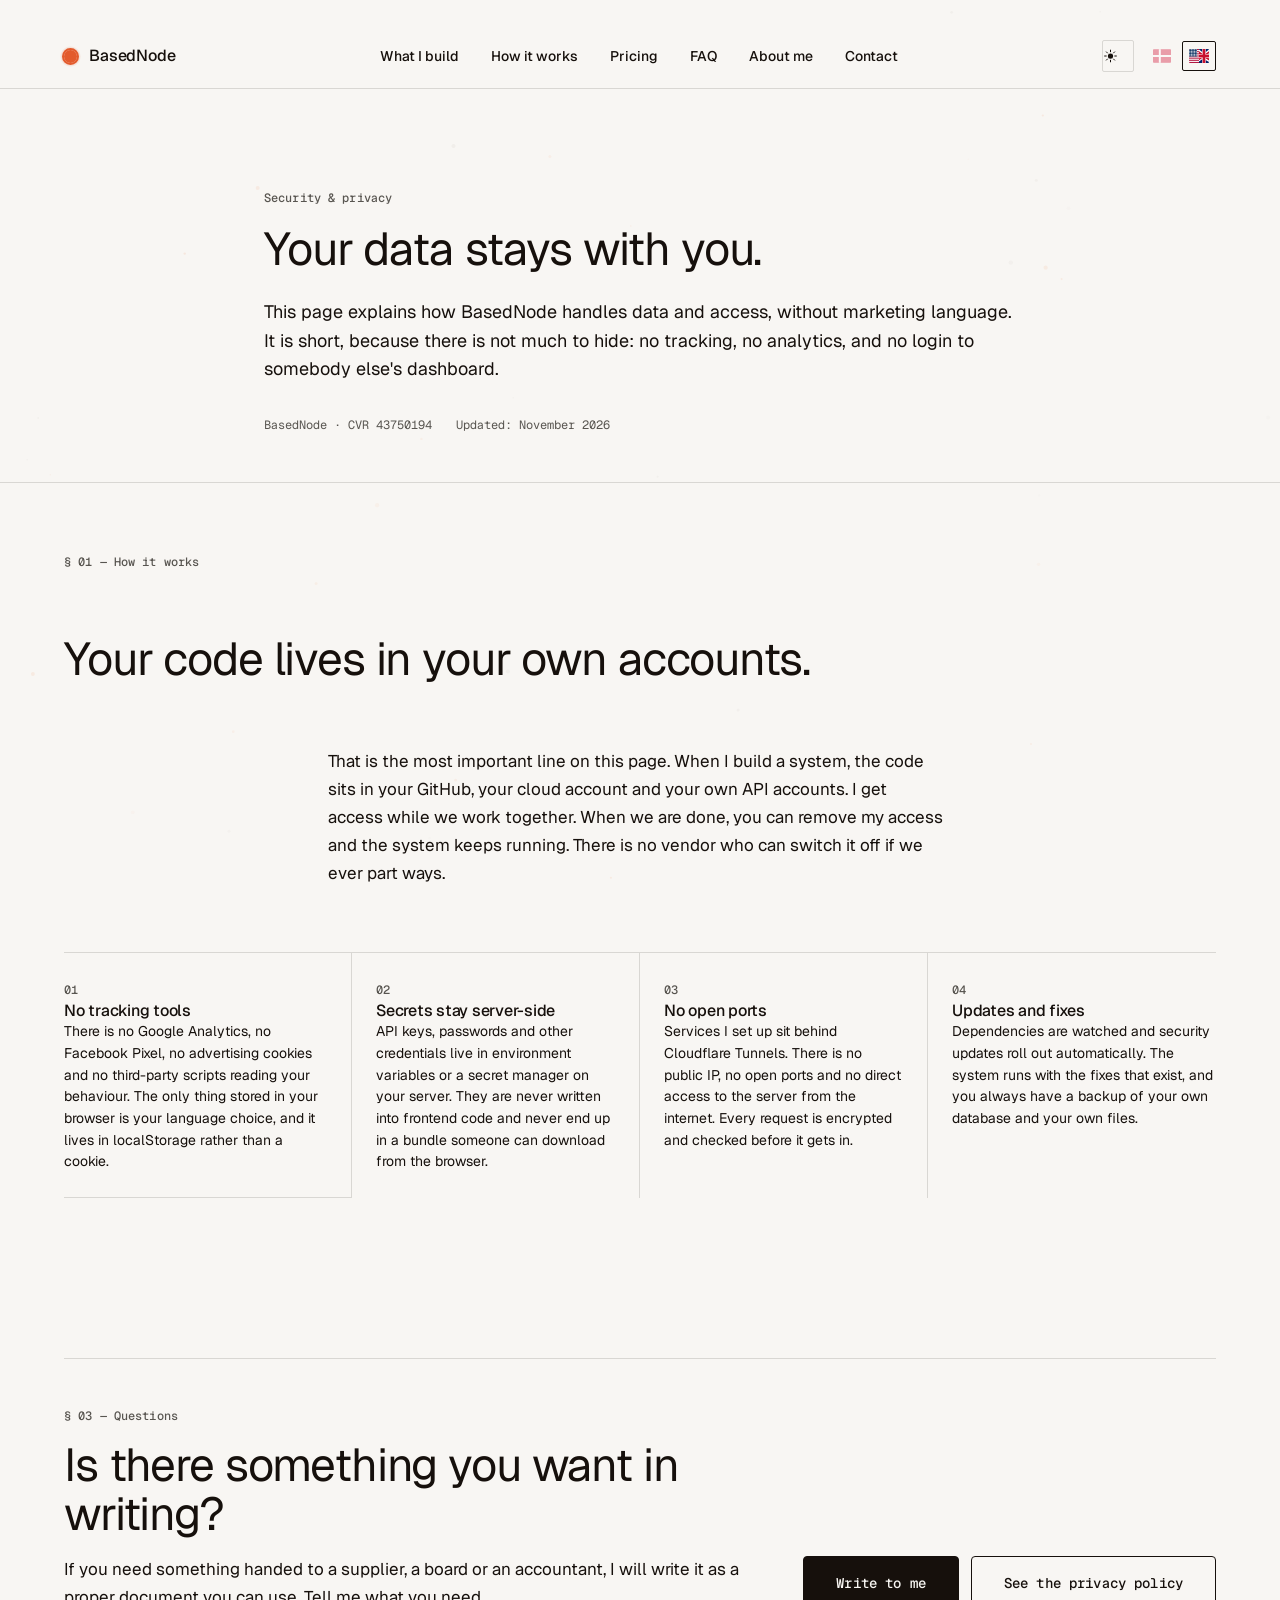
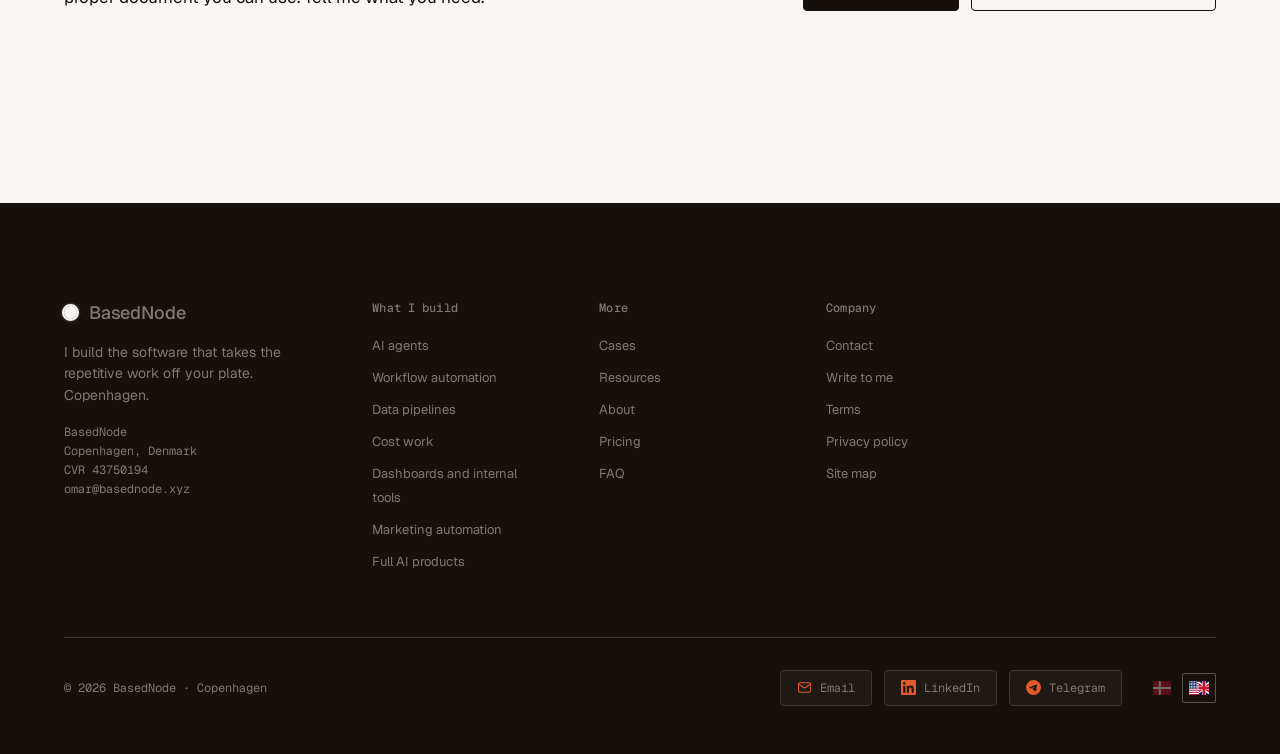
<file: security.html>
<!DOCTYPE html>
<html lang="en">
<head>
  <meta charset="UTF-8" />
  <meta name="viewport" content="width=device-width, initial-scale=1.0" />
  <meta name="theme-color" content="#F8F6F2" />
  <title>Security — BasedNode</title>
  <meta name="description" content="How BasedNode handles your data and access: your code in your own accounts, no tracking, no analytics, secrets kept server-side, and no open ports." />
  <meta property="og:type" content="website" />
  <meta property="og:site_name" content="BasedNode" />
  <meta property="og:title" content="Security — BasedNode" />
  <meta property="og:description" content="How BasedNode handles your data and access: your code in your own accounts, no tracking, no analytics, secrets kept server-side, and no open ports." />
  <meta property="og:url" content="https://ikkeomar.github.io/basednode-office/security" />
  <meta name="twitter:card" content="summary" />
  <meta name="twitter:title" content="Security — BasedNode" />
  <meta name="twitter:description" content="How BasedNode handles your data and access: your code in your own accounts, no tracking, no analytics, secrets kept server-side, and no open ports." />
  <link rel="canonical" href="https://ikkeomar.github.io/basednode-office/security" />
  <link rel="preconnect" href="https://fonts.googleapis.com" />
  <link rel="preconnect" href="https://fonts.gstatic.com" crossorigin />
  <link href="https://fonts.googleapis.com/css2?family=Geist:wght@200;300;400;500;600;700&family=Geist+Mono:wght@400;500;600&family=IBM+Plex+Mono:wght@400;500&display=swap" rel="stylesheet" />
  <link rel="stylesheet" href="styles.css" />
  <link rel="icon" href="_assets/favicon.svg" type="image/svg+xml" />
  <script>
    /* Mark the document as script-enabled BEFORE the body renders, so
       the reveal animation can hide its targets without a flash of
       visible-then-hidden content. Without this class the content is
       simply visible — a page of invisible sections is far worse than
       a page with no animation.

       The timer is the safety net: if app.js never runs, everything is
       revealed after four seconds rather than staying at opacity 0. */
    (function () {
      var d = document.documentElement;
      d.classList.add("js");
      window.__bnRevealFallback = setTimeout(function () {
        d.classList.add("reveal-all");
      }, 4000);

      /* Set the theme BEFORE the body renders. If this waits for
         app.js, a reader on a dark desktop sees a flash of the light
         theme on every page load — the classic theme bug. The stored
         preference wins; without one, the operating system decides. */
      try {
        var stored = localStorage.getItem("bn-theme");
        if (!stored) {
          stored = window.matchMedia && window.matchMedia("(prefers-color-scheme: dark)").matches
            ? "dark" : "light";
        }
        d.setAttribute("data-theme", stored);
        var meta = document.querySelector('meta[name="theme-color"]');
        if (meta) meta.setAttribute("content", stored === "dark" ? "#1A1917" : "#F8F6F2");
      } catch (e) {
        d.setAttribute("data-theme", "light");
      }
    })();
  </script>
</head>
<body data-page="security">

  <!-- The ambient particle field. The same idea as basednode.xyz: a
       fixed canvas behind the content, drifting slowly. It is
       decorative, so it is hidden from assistive technology and it
       stops itself when the reader has asked for less motion. -->
  <canvas id="bn-particles" aria-hidden="true"></canvas>

  <a class="skip-to-content" href="#main" data-i18n="skip_to_content">Skip to content</a>

  <header class="topnav">
    <div class="container topnav__inner">
      <a href="./" class="topnav__logo" aria-label="BasedNode home">
        <span class="topnav__logo-mark" aria-hidden="true"></span>
        <span>BasedNode</span>
      </a>
      <nav aria-label="Primary">
        <ul class="topnav__links">          <li><a href="services" data-i18n="services">What I build</a></li>
          <li><a href="services#how" data-i18n="how">How it works</a></li>
          <li><a href="services#pricing" data-i18n="pricing">Pricing</a></li>
          <li><a href="services#faq" data-i18n="faq">FAQ</a></li>
          <li><a href="about" data-i18n="about">About me</a></li>
          <li><a href="contact" data-i18n="contact">Contact</a></li></ul>
      </nav>
      <div class="topnav__actions">
        <button class="theme-toggle" type="button" id="themeToggle" aria-pressed="false" aria-label="Switch to dark mode">
          <svg class="theme-toggle__icon theme-toggle__icon--sun" viewBox="0 0 24 24" aria-hidden="true" focusable="false">
            <circle cx="12" cy="12" r="4.2" fill="currentColor" stroke="none"/>
            <g stroke="currentColor" stroke-width="1.6" stroke-linecap="round">
              <line x1="12" y1="2.6" x2="12" y2="5.2"/>
              <line x1="12" y1="18.8" x2="12" y2="21.4"/>
              <line x1="2.6" y1="12" x2="5.2" y2="12"/>
              <line x1="18.8" y1="12" x2="21.4" y2="12"/>
              <line x1="5.4" y1="5.4" x2="7.2" y2="7.2"/>
              <line x1="16.8" y1="16.8" x2="18.6" y2="18.6"/>
              <line x1="5.4" y1="18.6" x2="7.2" y2="16.8"/>
              <line x1="16.8" y1="7.2" x2="18.6" y2="5.4"/>
            </g>
          </svg>
          <svg class="theme-toggle__icon theme-toggle__icon--moon" viewBox="0 0 24 24" aria-hidden="true" focusable="false">
            <path d="M20 14.2A8.4 8.4 0 0 1 9.8 4a8.4 8.4 0 1 0 10.2 10.2z" fill="currentColor" stroke="none"/>
          </svg>
        </button>
        <div class="lang-switch" role="group" aria-label="Language">
        <button class="lang-switch__opt" type="button" data-lang-toggle data-lang-target="da" aria-pressed="false" aria-label="Vis på dansk">
          <svg class="lang-flag" viewBox="0 0 37 28" preserveAspectRatio="xMidYMid meet" aria-hidden="true" focusable="false"><rect width="37" height="28" fill="#D21034"/><rect x="12" width="4" height="28" fill="#FFFFFF"/><rect y="12" width="37" height="4" fill="#FFFFFF"/></svg>
        </button>
        <button class="lang-switch__opt" type="button" data-lang-toggle data-lang-target="en" aria-pressed="false" aria-label="Show in English">
          <svg class="lang-flag" viewBox="0 0 40 28" preserveAspectRatio="xMidYMid meet" aria-hidden="true" focusable="false"><svg x="0" y="0" width="20.00" height="28" viewBox="0 0 20.00 28" preserveAspectRatio="xMidYMid slice"><rect width="40" height="28" fill="#FFFFFF"/><rect y="0.000" width="40" height="2.154" fill="#B31942"/><rect y="4.308" width="40" height="2.154" fill="#B31942"/><rect y="8.615" width="40" height="2.154" fill="#B31942"/><rect y="12.923" width="40" height="2.154" fill="#B31942"/><rect y="17.231" width="40" height="2.154" fill="#B31942"/><rect y="21.538" width="40" height="2.154" fill="#B31942"/><rect y="25.846" width="40" height="2.154" fill="#B31942"/><rect width="16.000" height="15.077" fill="#0A3161"/><circle cx="1.60" cy="1.51" r="1.15" fill="#FFFFFF"/><circle cx="4.80" cy="1.51" r="1.15" fill="#FFFFFF"/><circle cx="8.00" cy="1.51" r="1.15" fill="#FFFFFF"/><circle cx="11.20" cy="1.51" r="1.15" fill="#FFFFFF"/><circle cx="14.40" cy="1.51" r="1.15" fill="#FFFFFF"/><circle cx="1.60" cy="4.52" r="1.15" fill="#FFFFFF"/><circle cx="4.80" cy="4.52" r="1.15" fill="#FFFFFF"/><circle cx="8.00" cy="4.52" r="1.15" fill="#FFFFFF"/><circle cx="11.20" cy="4.52" r="1.15" fill="#FFFFFF"/><circle cx="14.40" cy="4.52" r="1.15" fill="#FFFFFF"/><circle cx="1.60" cy="7.54" r="1.15" fill="#FFFFFF"/><circle cx="4.80" cy="7.54" r="1.15" fill="#FFFFFF"/><circle cx="8.00" cy="7.54" r="1.15" fill="#FFFFFF"/><circle cx="11.20" cy="7.54" r="1.15" fill="#FFFFFF"/><circle cx="14.40" cy="7.54" r="1.15" fill="#FFFFFF"/><circle cx="1.60" cy="10.55" r="1.15" fill="#FFFFFF"/><circle cx="4.80" cy="10.55" r="1.15" fill="#FFFFFF"/><circle cx="8.00" cy="10.55" r="1.15" fill="#FFFFFF"/><circle cx="11.20" cy="10.55" r="1.15" fill="#FFFFFF"/><circle cx="14.40" cy="10.55" r="1.15" fill="#FFFFFF"/><circle cx="1.60" cy="13.57" r="1.15" fill="#FFFFFF"/><circle cx="4.80" cy="13.57" r="1.15" fill="#FFFFFF"/><circle cx="8.00" cy="13.57" r="1.15" fill="#FFFFFF"/><circle cx="11.20" cy="13.57" r="1.15" fill="#FFFFFF"/><circle cx="14.40" cy="13.57" r="1.15" fill="#FFFFFF"/></svg><svg x="20.00" y="0" width="20.00" height="28" viewBox="8 0 24 28" preserveAspectRatio="xMidYMid slice"><rect width="40" height="28" fill="#012169"/><polygon points="8.40,0 40,23.80 40,32.20 0,8.40" fill="#FFFFFF"/><polygon points="31.60,0 40,4.20 0,32.20 0,23.80" fill="#FFFFFF"/><polygon points="3.40,0 40,26.30 40,29.70 0,3.40" fill="#C8102E"/><polygon points="36.60,0 40,1.70 0,29.70 0,26.30" fill="#C8102E"/><rect x="16.40" width="7.20" height="28" fill="#FFFFFF"/><rect y="10.40" width="40" height="7.20" fill="#FFFFFF"/><rect x="17.26" width="5.47" height="28" fill="#C8102E"/><rect y="11.26" width="40" height="5.47" fill="#C8102E"/></svg></svg>
        </button>
      </div>
        <button class="topnav__menu-btn" data-menu-btn aria-label="Open menu" aria-expanded="false" aria-controls="mobile-menu">
          <svg class="icon-open" width="20" height="20" viewBox="0 0 256 256" fill="none" stroke="currentColor" stroke-width="16" stroke-linecap="round" stroke-linejoin="round" aria-hidden="true">
            <line x1="40" y1="64" x2="216" y2="64"/>
            <line x1="40" y1="128" x2="216" y2="128"/>
            <line x1="40" y1="192" x2="216" y2="192"/>
          </svg>
          <svg class="icon-close" width="20" height="20" viewBox="0 0 256 256" fill="none" stroke="currentColor" stroke-width="16" stroke-linecap="round" stroke-linejoin="round" aria-hidden="true">
            <line x1="72" y1="72" x2="184" y2="184"/>
            <line x1="184" y1="72" x2="72" y2="184"/>
          </svg>
        </button>
      </div>
    </div>

    <!-- Panel lives INSIDE the sticky header so it drops out of the bar
         instead of scrolling away with the page. -->
    <nav class="mobile-menu" id="mobile-menu" data-mobile-menu aria-hidden="true" aria-label="Mobile">
      <ul>        <li><a href="services" data-i18n="services">What I build</a></li>
        <li><a href="services#how" data-i18n="how">How it works</a></li>
        <li><a href="services#pricing" data-i18n="pricing">Pricing</a></li>
        <li><a href="services#faq" data-i18n="faq">FAQ</a></li>
        <li><a href="about" data-i18n="about">About me</a></li>
        <li><a href="contact" data-i18n="contact">Contact</a></li></ul>
    </nav>
  </header>

  <!-- Tap-outside scrim, sits behind the panel -->
  <div class="nav-scrim" data-nav-scrim hidden></div>

  <main id="main">    <!-- ══ PAGE HEAD ══ -->
    <section class="page-head">
      <div class="container page-head__inner">
        <span class="micro-label" data-i18n="sec_label">Security & privacy</span>
        <h1 class="display-lg page-head__title" data-i18n="sec_title">Your data stays with you.</h1>
        <p class="page-head__lede" data-i18n="sec_lede">This page explains how BasedNode handles data and access, without marketing language. It is short, because there is not much to hide: no tracking, no analytics, and no login to somebody else's dashboard.</p>
        <div class="page-head__meta">
          <span data-i18n="sec_meta1">BasedNode · CVR 43750194</span>
          <span data-i18n="sec_meta2">Updated: November 2026</span>
        </div>
      </div>
    </section>

    <!-- ══ HOW IT WORKS ══ -->
    <section class="tight">
      <div class="container">
        <div class="section-head section-head__editorial">
          <span class="micro-label" data-i18n="sec_s1_label">§ 01 — How it works</span>
          <h2 class="display-lg" data-i18n="sec_s1_title">Your code lives in your own accounts.</h2>
          <p class="prose" data-i18n="sec_s1_desc">That is the most important line on this page. When I build a system, the code sits in your GitHub, your cloud account and your own API accounts. I get access while we work together. When we are done, you can remove my access and the system keeps running. There is no vendor who can switch it off if we ever part ways.</p>
        </div>

        <div class="method-grid">
          <div class="method-item" data-reveal="1">
            <span class="method-item__label" data-i18n="sec_m1_label">01</span>
            <h3 class="h3" data-i18n="sec_m1_title">No tracking tools</h3>
            <p class="method-item__body" data-i18n="sec_m1_body">There is no Google Analytics, no Facebook Pixel, no advertising cookies and no third-party scripts reading your behaviour. The only thing stored in your browser is your language choice, and it lives in localStorage rather than a cookie.</p>
          </div>
          <div class="method-item" data-reveal="1">
            <span class="method-item__label" data-i18n="sec_m2_label">02</span>
            <h3 class="h3" data-i18n="sec_m2_title">Secrets stay server-side</h3>
            <p class="method-item__body" data-i18n="sec_m2_body">API keys, passwords and other credentials live in environment variables or a secret manager on your server. They are never written into frontend code and never end up in a bundle someone can download from the browser.</p>
          </div>
          <div class="method-item" data-reveal="1">
            <span class="method-item__label" data-i18n="sec_m3_label">03</span>
            <h3 class="h3" data-i18n="sec_m3_title">No open ports</h3>
            <p class="method-item__body" data-i18n="sec_m3_body">Services I set up sit behind Cloudflare Tunnels. There is no public IP, no open ports and no direct access to the server from the internet. Every request is encrypted and checked before it gets in.</p>
          </div>
          <div class="method-item" data-reveal="1">
            <span class="method-item__label" data-i18n="sec_m4_label">04</span>
            <h3 class="h3" data-i18n="sec_m4_title">Updates and fixes</h3>
            <p class="method-item__body" data-i18n="sec_m4_body">Dependencies are watched and security updates roll out automatically. The system runs with the fixes that exist, and you always have a backup of your own database and your own files.</p>
          </div>
        </div>
      </div>
    </section>

    <!-- ══ CTA ══ -->
    <section>
      <div class="container">
        <div class="start-grid">
          <div>
            <span class="micro-label section-label" data-i18n="sec_s3_label">§ 03 — Questions</span>
            <h2 class="display-lg" data-i18n="sec_s3_title">Is there something you want in writing?</h2>
            <p class="prose start-grid__prose" data-i18n="sec_s3_desc">If you need something handed to a supplier, a board or an accountant, I will write it as a proper document you can use. Tell me what you need.</p>
          </div>
          <div class="start-grid__actions">
            <a href="contact" class="btn btn--primary btn--lg" data-i18n="sec_cta1">Write to me</a>
            <a href="privacy" class="btn btn--secondary btn--lg" data-i18n="sec_cta2">See the privacy policy</a>
          </div>
        </div>
      </div>
    </section>
</main>

  <footer class="footer">
    <div class="container">
      <div class="footer__grid">
        <div class="footer__brand-block">
          <a href="./" class="footer__logo" aria-label="BasedNode home">
            <span class="footer__logo-mark" aria-hidden="true"></span>
            <span>BasedNode</span>
          </a>
          <p class="footer__desc" data-i18n="footer_desc">I build the software that takes the repetitive work off your plate. Copenhagen.</p>
          <address class="footer__address">
            BasedNode<br/>
            <span data-i18n="foot_city">Copenhagen, Denmark</span><br/>
            <span data-i18n="foot_cvr">CVR 43750194</span><br/>
            <a href="mailto:omar@basednode.xyz">omar@basednode.xyz</a>
          </address>
        </div>
        <div class="footer__col">
          <div class="footer__col-title" data-i18n="foot_col1">What I build</div>
          <ul>
            <li><a href="services" data-i18n="foot_svc1">AI agents</a></li>
            <li><a href="services" data-i18n="foot_svc2">Workflow automation</a></li>
            <li><a href="services" data-i18n="foot_svc3">Data pipelines</a></li>
            <li><a href="services" data-i18n="foot_svc4">Cost work</a></li>
            <li><a href="services" data-i18n="foot_svc5">Dashboards and internal tools</a></li>
            <li><a href="services" data-i18n="foot_svc6">Marketing automation</a></li>
            <li><a href="services" data-i18n="foot_svc7">Full AI products</a></li>
          </ul>
        </div>
        <div class="footer__col">
          <div class="footer__col-title" data-i18n="foot_col2">More</div>
          <ul>
            <li><a href="cases" data-i18n="foot_l_cases">Cases</a></li>
            <li><a href="resources" data-i18n="foot_l_resources">Resources</a></li>
            <li><a href="about" data-i18n="foot_l_about">About</a></li>
            <li><a href="services#pricing" data-i18n="foot_l_pricing">Pricing</a></li>
            <li><a href="services#faq" data-i18n="foot_l_faq">FAQ</a></li>
          </ul>
        </div>
        <div class="footer__col">
          <div class="footer__col-title" data-i18n="foot_col3">Company</div>
          <ul>
            <li><a href="contact" data-i18n="foot_l_contact">Contact</a></li>
            <li><a href="mailto:omar@basednode.xyz" data-i18n="foot_email">Write to me</a></li>
            <li><a href="terms" data-i18n="foot_l_terms">Terms</a></li>
            <li><a href="privacy" data-i18n="foot_l_privacy">Privacy policy</a></li>
            <li><a href="sitemap" data-i18n="foot_l_sitemap">Site map</a></li>
          </ul>
        </div>
      </div>
      <div class="footer__bottom">
        <span data-i18n="copyright">© 2026 BasedNode · Copenhagen</span>
        <span class="footer__bottom-links">
          <ul class="footer__socials">
            <li><a href="mailto:omar@basednode.xyz" class="footer__social">
              <span class="footer__social-icon" aria-hidden="true"><svg width="15" height="15" viewBox="0 0 24 24" fill="none" stroke="currentColor" stroke-width="1.7" stroke-linecap="round" stroke-linejoin="round" aria-hidden="true" focusable="false"><rect x="2.5" y="4.5" width="19" height="15" rx="2.2"/><path d="m3 6.6 8.05 5.75a1.6 1.6 0 0 0 1.9 0L21 6.6"/></svg></span>
              <span data-i18n="foot_social_mail">Email</span>
            </a></li>
            <li><a href="https://linkedin.com/in/omar-jennane-576a26265" class="footer__social" target="_blank" rel="noopener noreferrer">
              <span class="footer__social-icon" aria-hidden="true"><svg width="15" height="15" viewBox="0 0 24 24" aria-hidden="true" focusable="false"><path fill="currentColor" stroke="none" d="M20.447 20.452h-3.554v-5.569c0-1.328-.027-3.037-1.852-3.037-1.853 0-2.136 1.445-2.136 2.939v5.667H9.351V9h3.414v1.561h.046c.477-.9 1.637-1.85 3.37-1.85 3.601 0 4.267 2.37 4.267 5.455v6.286zM5.337 7.433c-1.144 0-2.063-.926-2.063-2.065 0-1.138.92-2.063 2.063-2.063 1.14 0 2.064.925 2.064 2.063 0 1.139-.925 2.065-2.064 2.065zm1.782 13.019H3.555V9h3.564v11.452zM22.225 0H1.771C.792 0 0 .774 0 1.729v20.542C0 23.227.792 24 1.771 24h20.451C23.2 24 24 23.227 24 22.271V1.729C24 .774 23.2 0 22.222 0z"/></svg></span>
              <span data-i18n="foot_social_linkedin">LinkedIn</span>
            </a></li>
            <li><a href="https://t.me/IkkeOmar" class="footer__social" target="_blank" rel="noopener noreferrer">
              <span class="footer__social-icon" aria-hidden="true"><svg width="15" height="15" viewBox="0 0 24 24" aria-hidden="true" focusable="false"><path fill="currentColor" stroke="none" d="M11.944 0A12 12 0 0 0 0 12a12 12 0 0 0 12 12 12 12 0 0 0 12-12A12 12 0 0 0 12 0a12 12 0 0 0-.056 0zm4.962 7.224c.1-.002.321.023.465.14a.506.506 0 0 1 .171.325c.016.093.036.306.02.472-.18 1.898-.962 6.502-1.36 8.627-.168.9-.499 1.201-.82 1.23-.696.065-1.225-.46-1.9-.902-1.056-.693-1.653-1.124-2.678-1.8-1.185-.78-.417-1.21.258-1.91.177-.184 3.247-2.977 3.307-3.23.007-.032.014-.15-.056-.212s-.174-.041-.249-.024c-.106.024-1.793 1.14-5.061 3.345-.48.33-.913.49-1.302.48-.428-.008-1.252-.241-1.865-.44-.752-.245-1.349-.374-1.297-.789.027-.216.325-.437.893-.663 3.498-1.524 5.83-2.529 6.998-3.014 3.332-1.386 4.025-1.627 4.476-1.635z"/></svg></span>
              <span data-i18n="foot_social_telegram">Telegram</span>
            </a></li>
          </ul>
          <div class="lang-switch lang-switch--dark" role="group" aria-label="Language">
        <button class="lang-switch__opt" type="button" data-lang-toggle data-lang-target="da" aria-pressed="false" aria-label="Vis på dansk">
          <svg class="lang-flag" viewBox="0 0 37 28" preserveAspectRatio="xMidYMid meet" aria-hidden="true" focusable="false"><rect width="37" height="28" fill="#D21034"/><rect x="12" width="4" height="28" fill="#FFFFFF"/><rect y="12" width="37" height="4" fill="#FFFFFF"/></svg>
        </button>
        <button class="lang-switch__opt" type="button" data-lang-toggle data-lang-target="en" aria-pressed="false" aria-label="Show in English">
          <svg class="lang-flag" viewBox="0 0 40 28" preserveAspectRatio="xMidYMid meet" aria-hidden="true" focusable="false"><svg x="0" y="0" width="20.00" height="28" viewBox="0 0 20.00 28" preserveAspectRatio="xMidYMid slice"><rect width="40" height="28" fill="#FFFFFF"/><rect y="0.000" width="40" height="2.154" fill="#B31942"/><rect y="4.308" width="40" height="2.154" fill="#B31942"/><rect y="8.615" width="40" height="2.154" fill="#B31942"/><rect y="12.923" width="40" height="2.154" fill="#B31942"/><rect y="17.231" width="40" height="2.154" fill="#B31942"/><rect y="21.538" width="40" height="2.154" fill="#B31942"/><rect y="25.846" width="40" height="2.154" fill="#B31942"/><rect width="16.000" height="15.077" fill="#0A3161"/><circle cx="1.60" cy="1.51" r="1.15" fill="#FFFFFF"/><circle cx="4.80" cy="1.51" r="1.15" fill="#FFFFFF"/><circle cx="8.00" cy="1.51" r="1.15" fill="#FFFFFF"/><circle cx="11.20" cy="1.51" r="1.15" fill="#FFFFFF"/><circle cx="14.40" cy="1.51" r="1.15" fill="#FFFFFF"/><circle cx="1.60" cy="4.52" r="1.15" fill="#FFFFFF"/><circle cx="4.80" cy="4.52" r="1.15" fill="#FFFFFF"/><circle cx="8.00" cy="4.52" r="1.15" fill="#FFFFFF"/><circle cx="11.20" cy="4.52" r="1.15" fill="#FFFFFF"/><circle cx="14.40" cy="4.52" r="1.15" fill="#FFFFFF"/><circle cx="1.60" cy="7.54" r="1.15" fill="#FFFFFF"/><circle cx="4.80" cy="7.54" r="1.15" fill="#FFFFFF"/><circle cx="8.00" cy="7.54" r="1.15" fill="#FFFFFF"/><circle cx="11.20" cy="7.54" r="1.15" fill="#FFFFFF"/><circle cx="14.40" cy="7.54" r="1.15" fill="#FFFFFF"/><circle cx="1.60" cy="10.55" r="1.15" fill="#FFFFFF"/><circle cx="4.80" cy="10.55" r="1.15" fill="#FFFFFF"/><circle cx="8.00" cy="10.55" r="1.15" fill="#FFFFFF"/><circle cx="11.20" cy="10.55" r="1.15" fill="#FFFFFF"/><circle cx="14.40" cy="10.55" r="1.15" fill="#FFFFFF"/><circle cx="1.60" cy="13.57" r="1.15" fill="#FFFFFF"/><circle cx="4.80" cy="13.57" r="1.15" fill="#FFFFFF"/><circle cx="8.00" cy="13.57" r="1.15" fill="#FFFFFF"/><circle cx="11.20" cy="13.57" r="1.15" fill="#FFFFFF"/><circle cx="14.40" cy="13.57" r="1.15" fill="#FFFFFF"/></svg><svg x="20.00" y="0" width="20.00" height="28" viewBox="8 0 24 28" preserveAspectRatio="xMidYMid slice"><rect width="40" height="28" fill="#012169"/><polygon points="8.40,0 40,23.80 40,32.20 0,8.40" fill="#FFFFFF"/><polygon points="31.60,0 40,4.20 0,32.20 0,23.80" fill="#FFFFFF"/><polygon points="3.40,0 40,26.30 40,29.70 0,3.40" fill="#C8102E"/><polygon points="36.60,0 40,1.70 0,29.70 0,26.30" fill="#C8102E"/><rect x="16.40" width="7.20" height="28" fill="#FFFFFF"/><rect y="10.40" width="40" height="7.20" fill="#FFFFFF"/><rect x="17.26" width="5.47" height="28" fill="#C8102E"/><rect y="11.26" width="40" height="5.47" fill="#C8102E"/></svg></svg>
        </button>
      </div>
        </span>
      </div>
    </div>
  </footer>

  <script src="i18n.js"></script>
  <script src="app.js"></script>
</body>
</html>
</file>
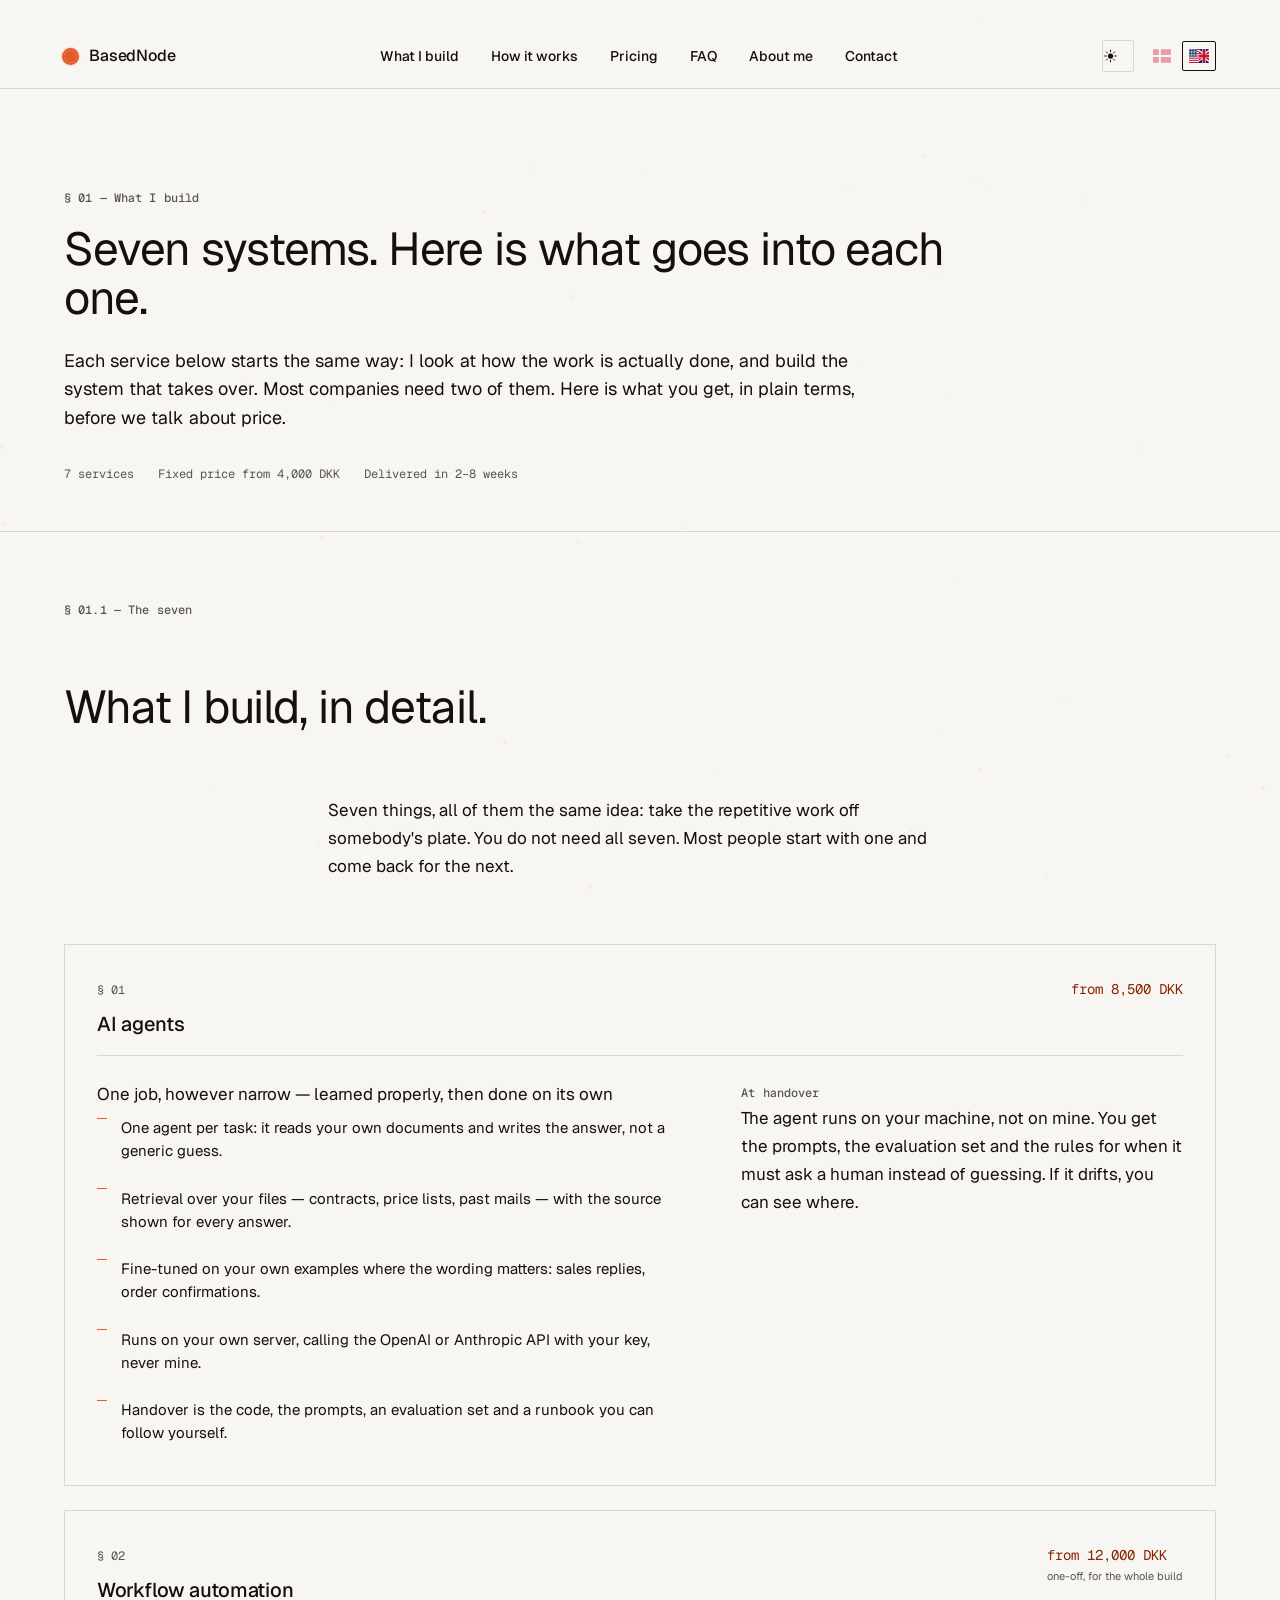
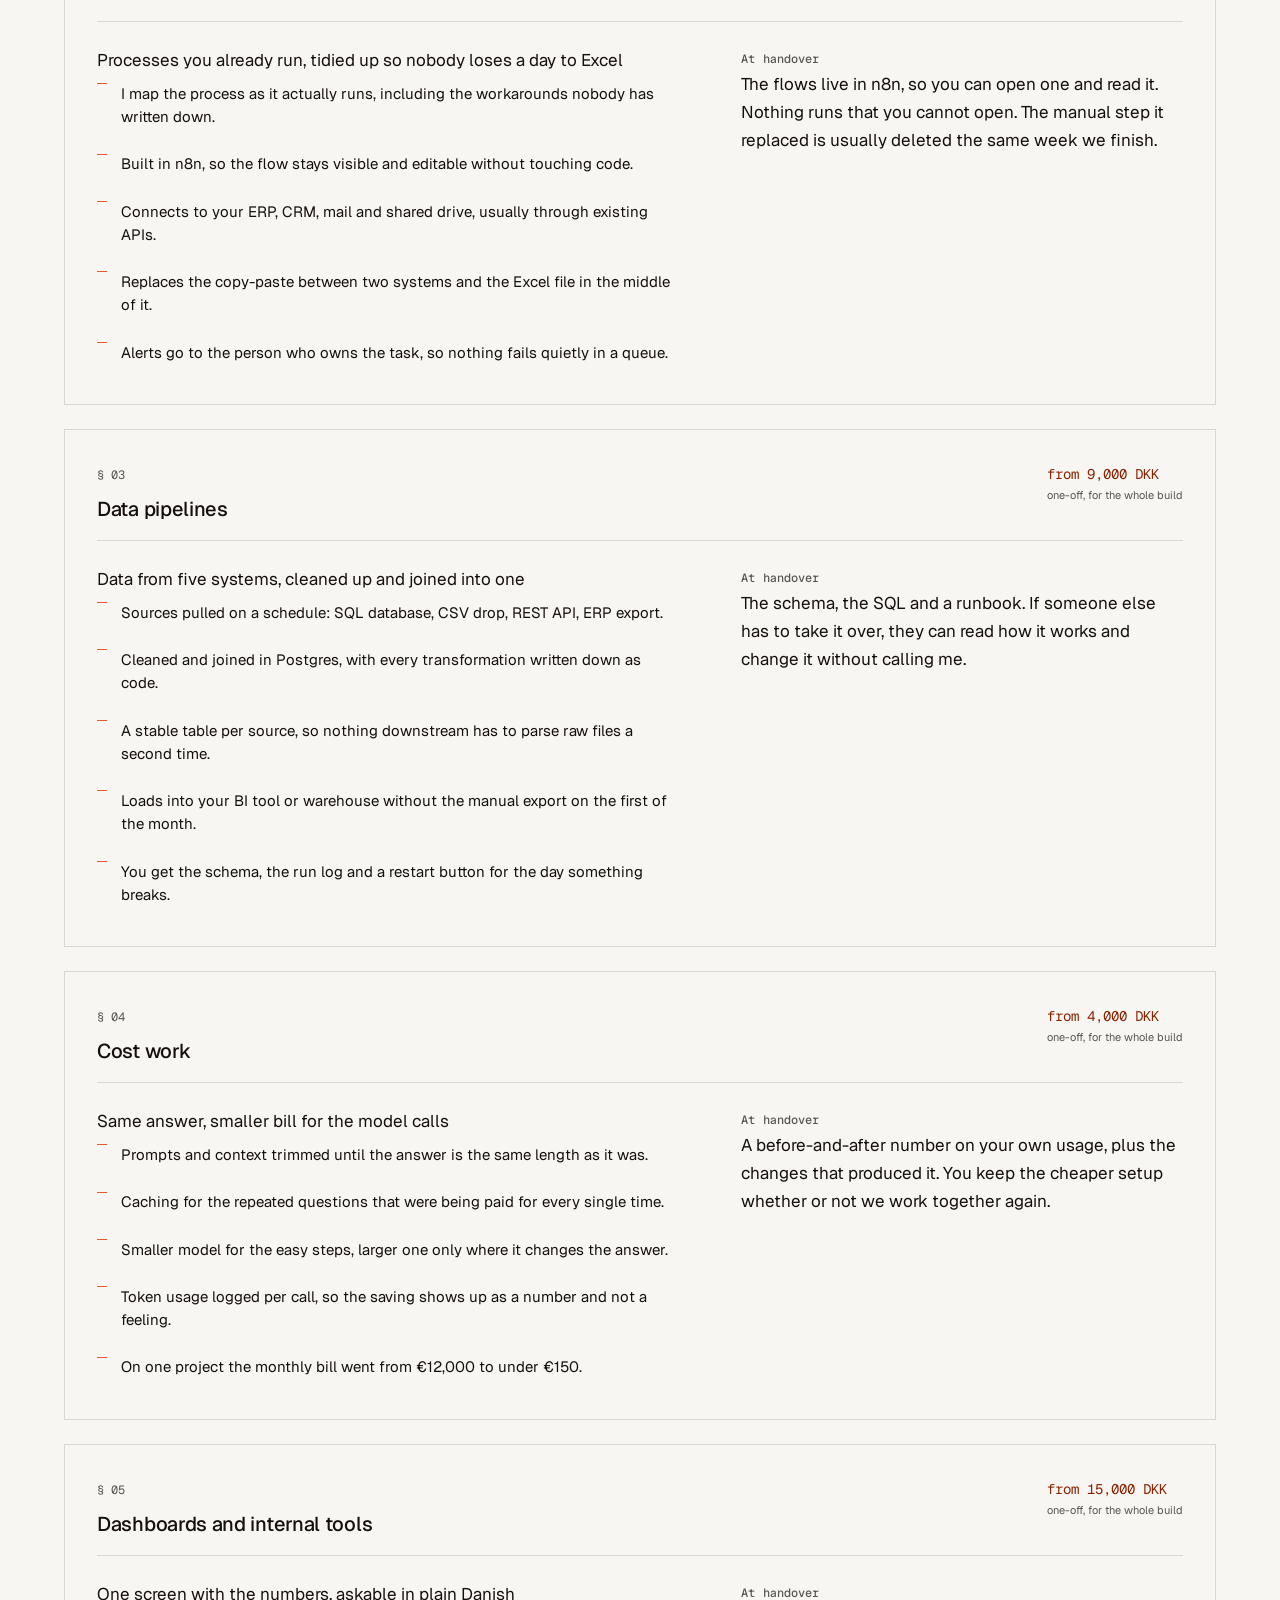
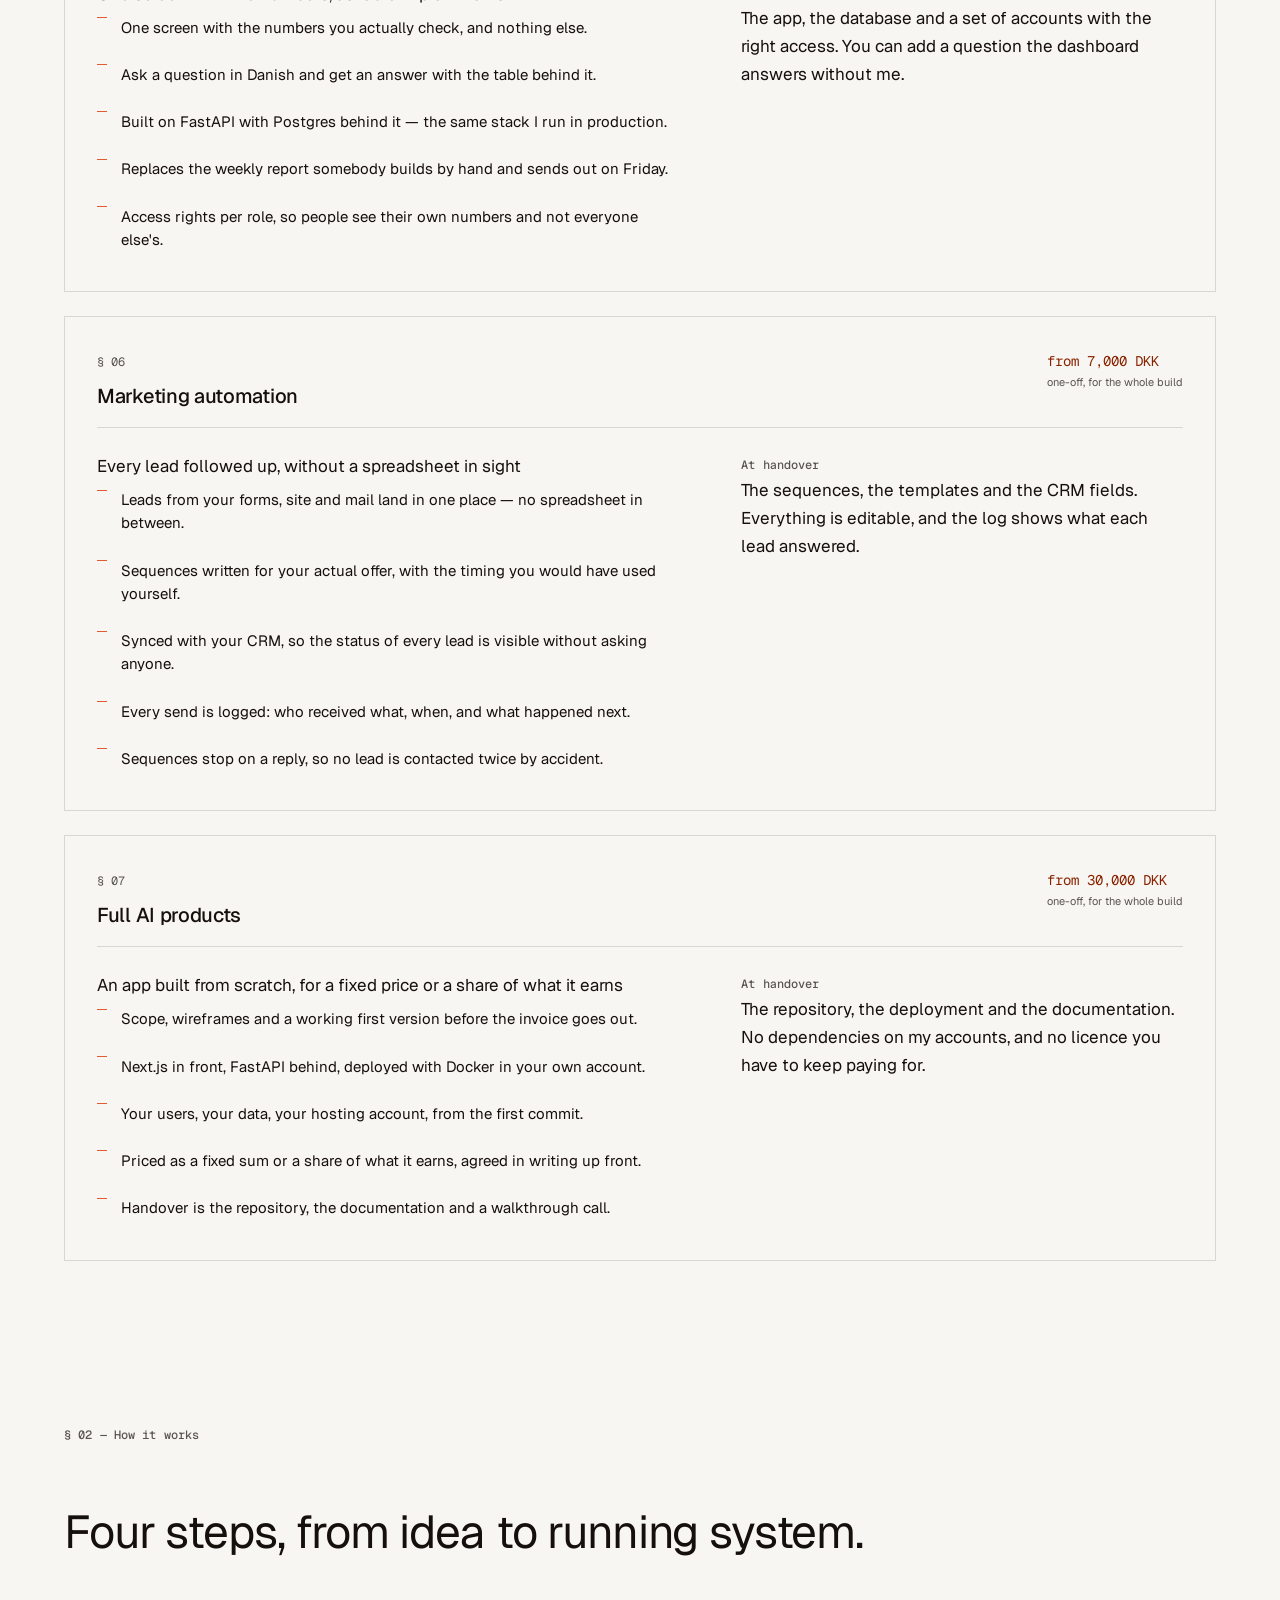
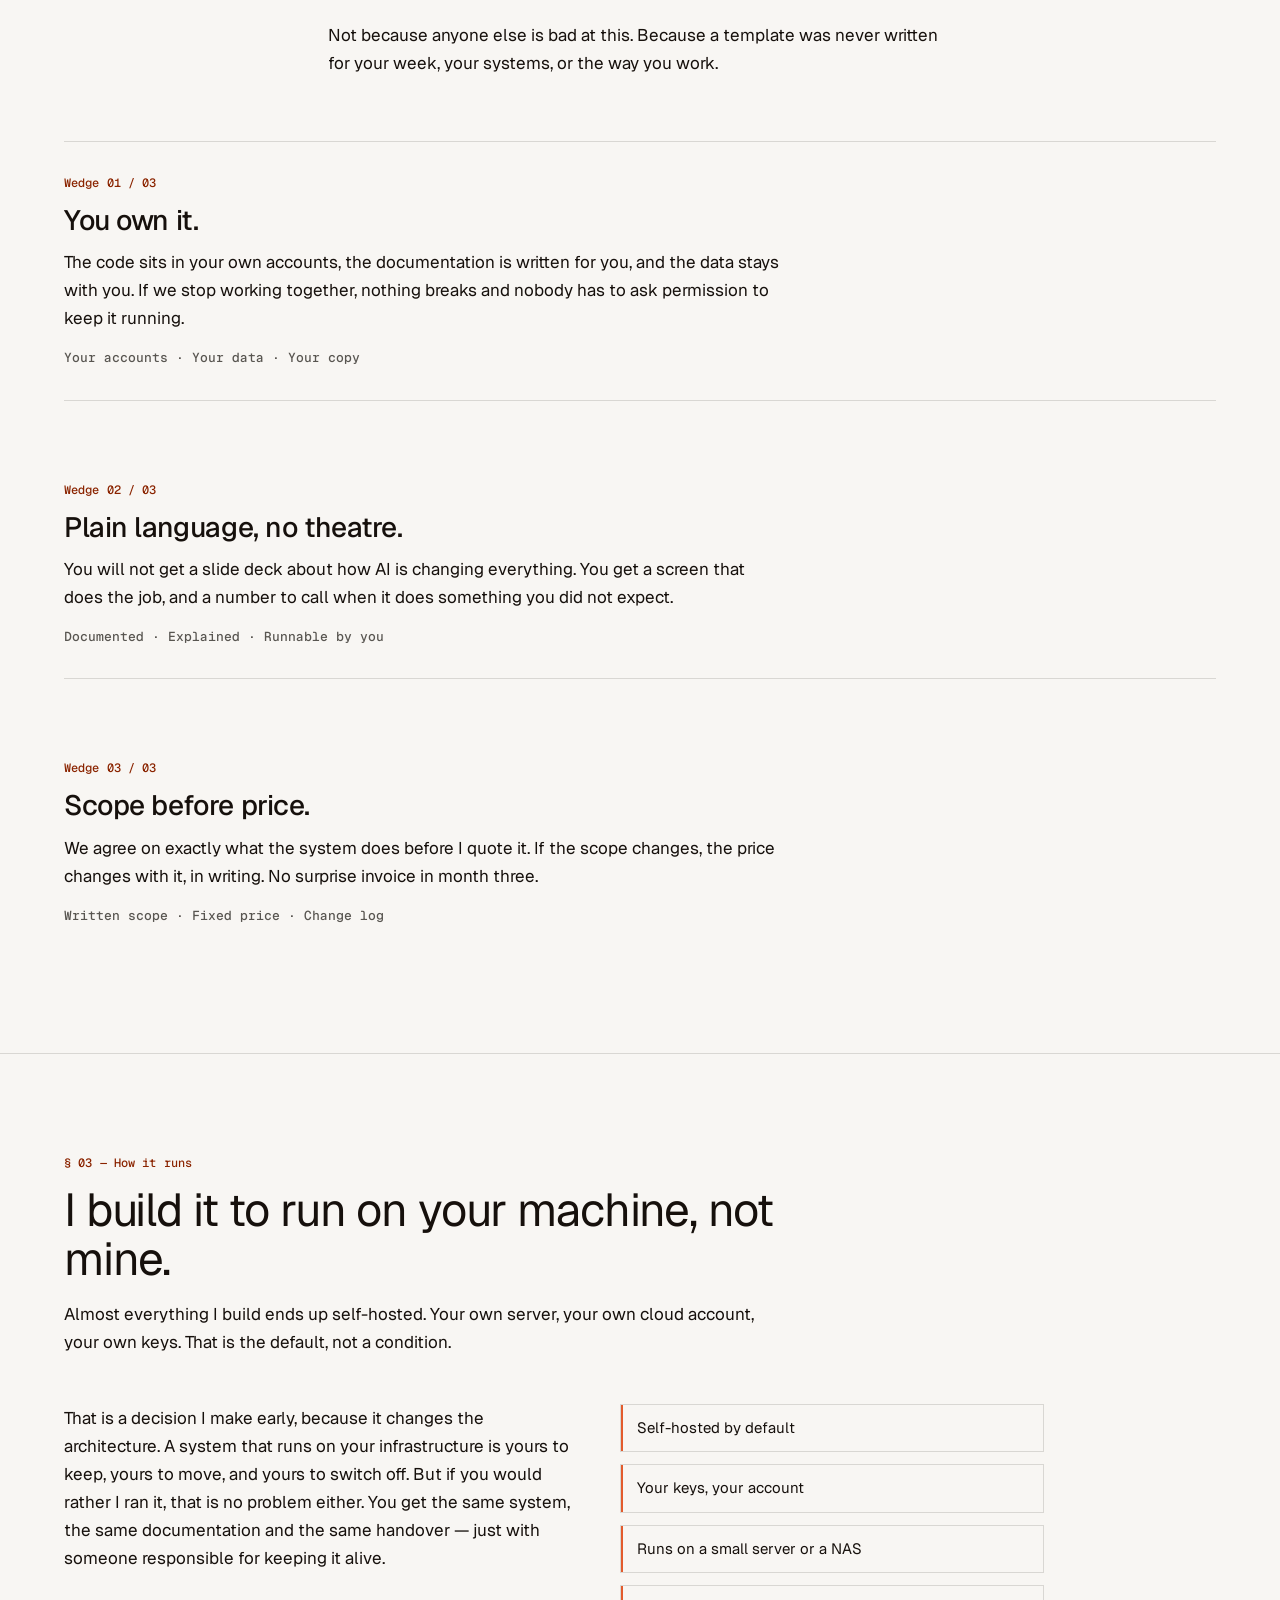
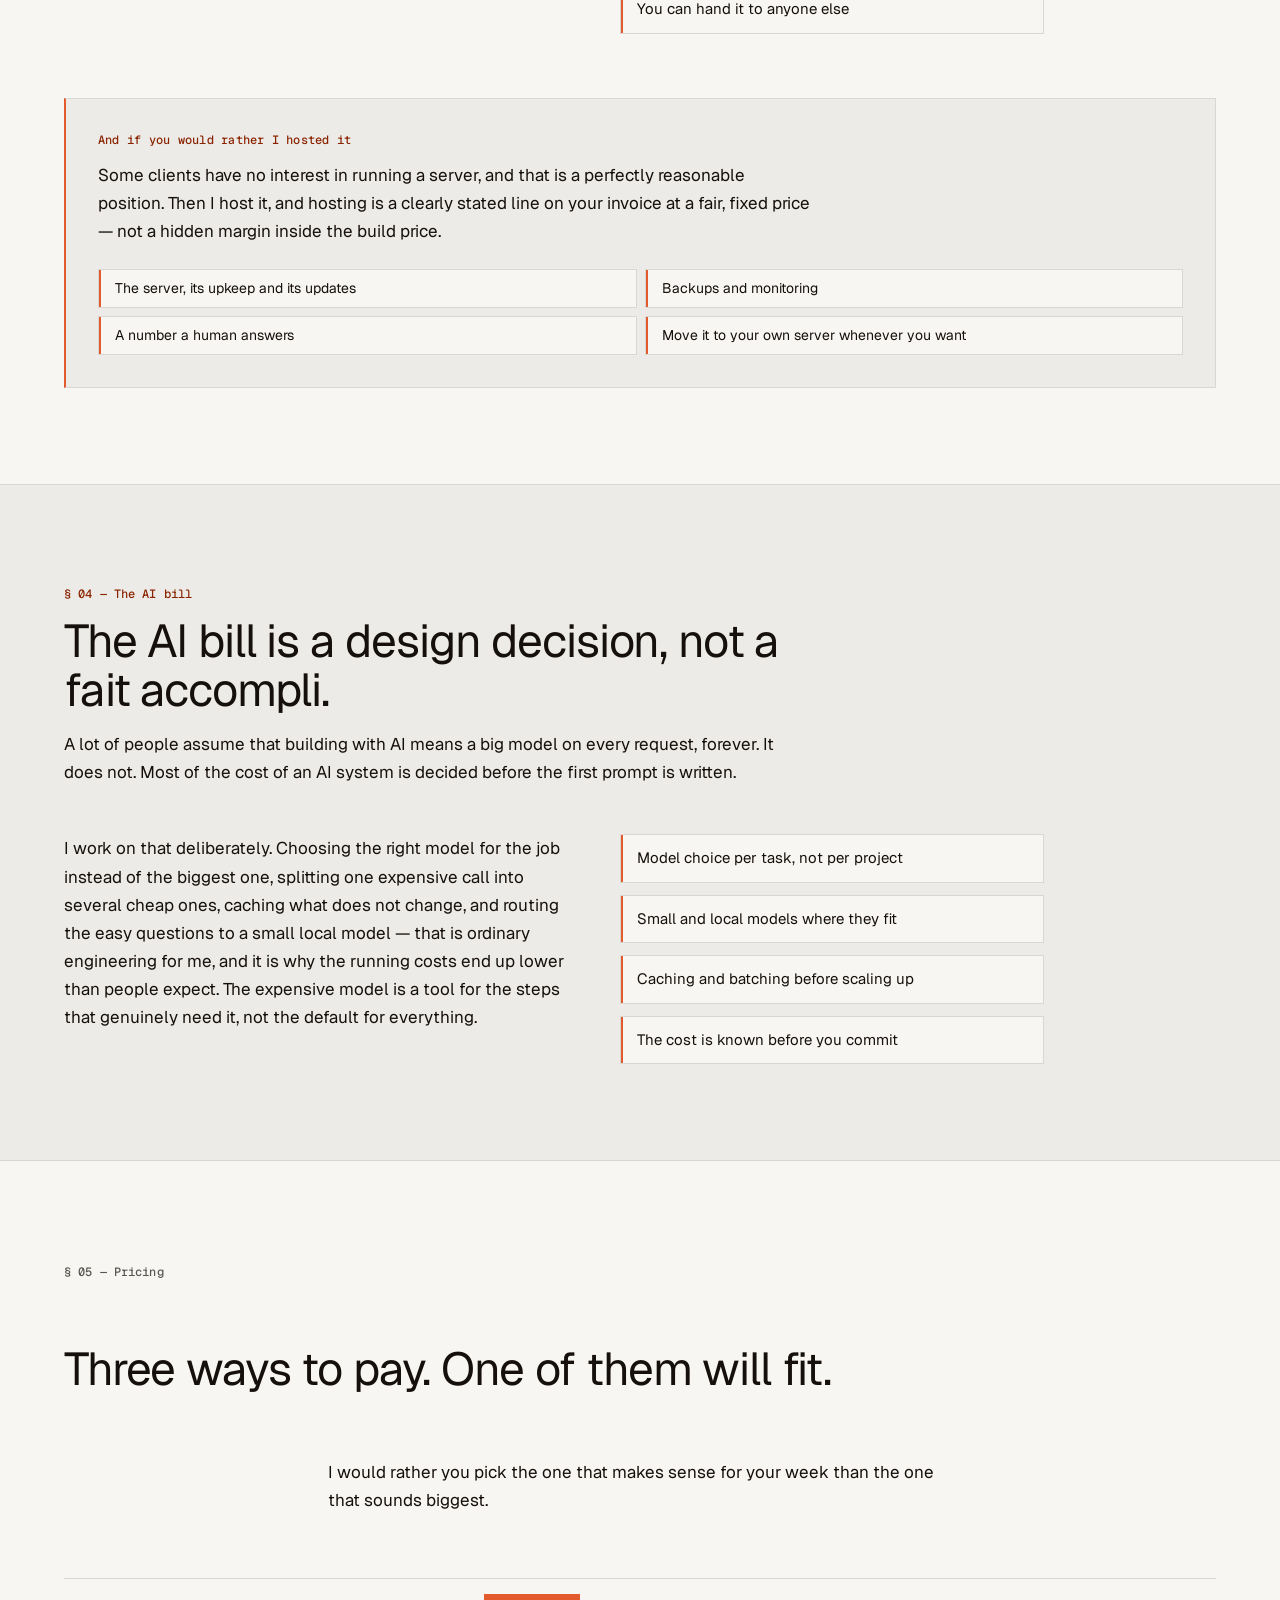
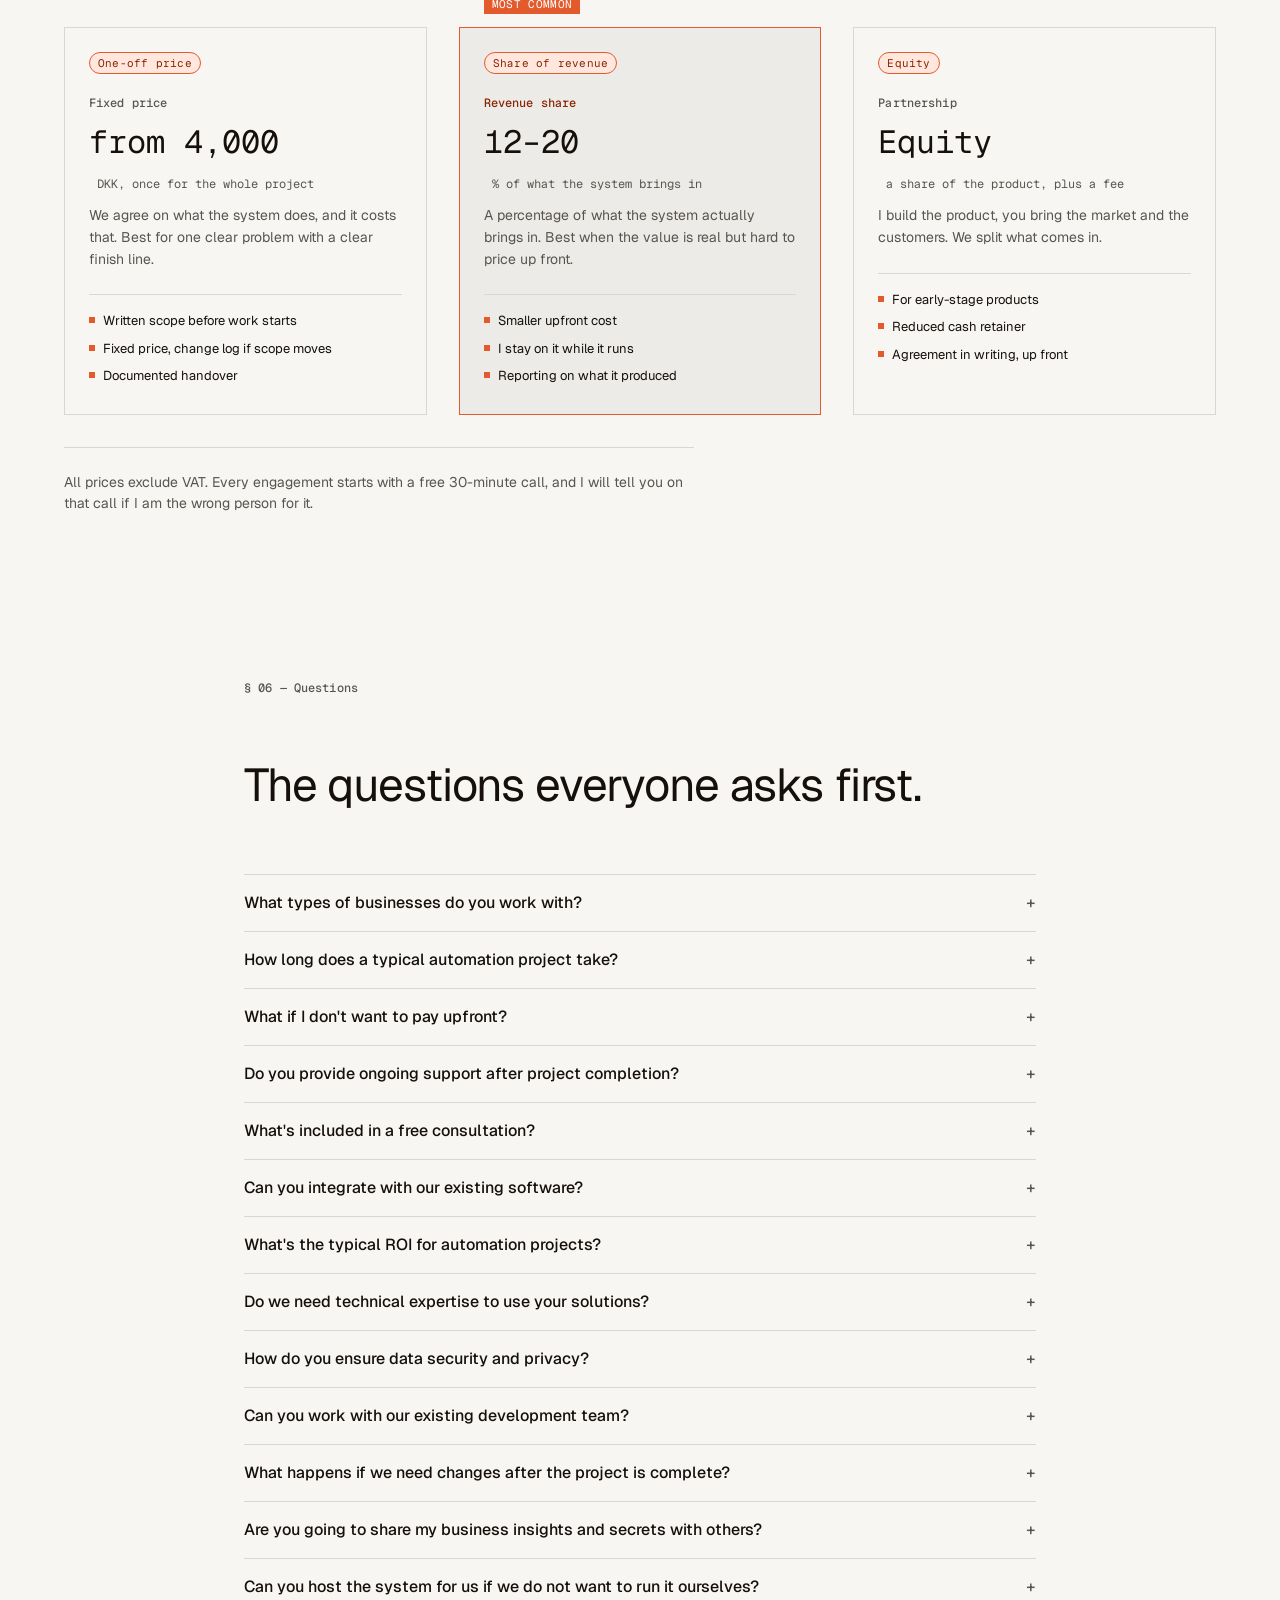
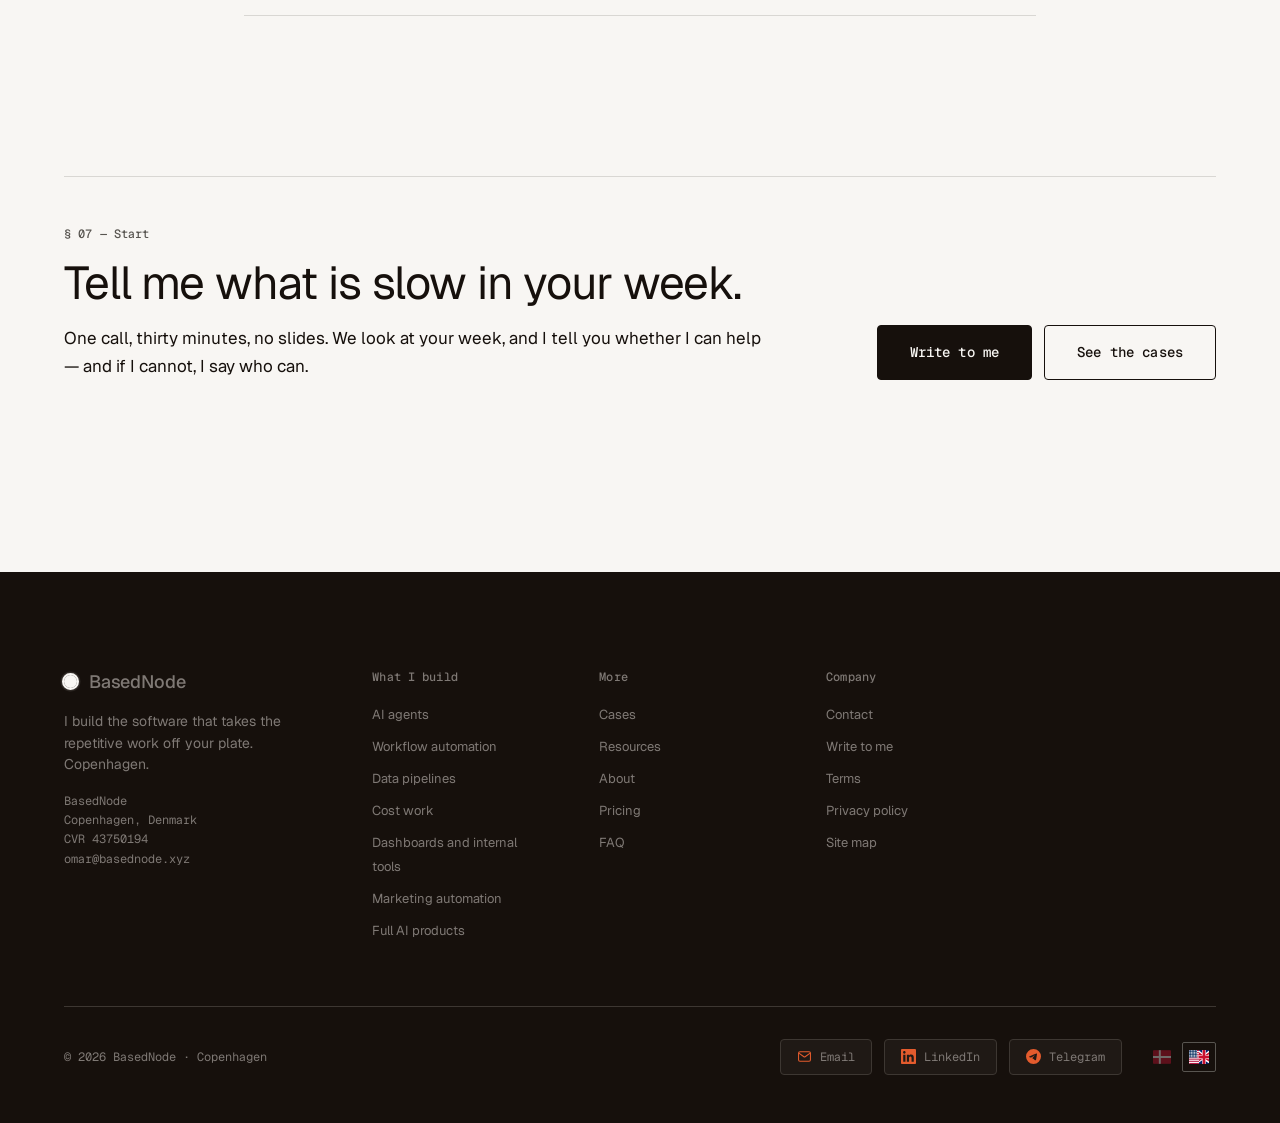
<file: services.html>
<!DOCTYPE html>
<html lang="en">
<head>
  <meta charset="UTF-8" />
  <meta name="viewport" content="width=device-width, initial-scale=1.0" />
  <meta name="theme-color" content="#F8F6F2" />
  <title>What I build — BasedNode</title>
  <meta name="description" content="The seven systems BasedNode builds: AI agents, workflow automation, data pipelines, cost work, dashboards and internal tools, marketing automation and full AI products. Fixed price from 4,000 DKK." />
  <meta property="og:type" content="website" />
  <meta property="og:site_name" content="BasedNode" />
  <meta property="og:title" content="What I build — BasedNode" />
  <meta property="og:description" content="The seven systems BasedNode builds: AI agents, workflow automation, data pipelines, cost work, dashboards and internal tools, marketing automation and full AI products. Fixed price from 4,000 DKK." />
  <meta property="og:url" content="https://ikkeomar.github.io/basednode-office/services" />
  <meta name="twitter:card" content="summary" />
  <meta name="twitter:title" content="What I build — BasedNode" />
  <meta name="twitter:description" content="The seven systems BasedNode builds: AI agents, workflow automation, data pipelines, cost work, dashboards and internal tools, marketing automation and full AI products. Fixed price from 4,000 DKK." />
  <link rel="canonical" href="https://ikkeomar.github.io/basednode-office/services" />
  <link rel="preconnect" href="https://fonts.googleapis.com" />
  <link rel="preconnect" href="https://fonts.gstatic.com" crossorigin />
  <link href="https://fonts.googleapis.com/css2?family=Geist:wght@200;300;400;500;600;700&family=Geist+Mono:wght@400;500;600&family=IBM+Plex+Mono:wght@400;500&display=swap" rel="stylesheet" />
  <link rel="stylesheet" href="styles.css" />
  <link rel="icon" href="_assets/favicon.svg" type="image/svg+xml" />
  <script>
    /* Mark the document as script-enabled BEFORE the body renders, so
       the reveal animation can hide its targets without a flash of
       visible-then-hidden content. Without this class the content is
       simply visible — a page of invisible sections is far worse than
       a page with no animation.

       The timer is the safety net: if app.js never runs, everything is
       revealed after four seconds rather than staying at opacity 0. */
    (function () {
      var d = document.documentElement;
      d.classList.add("js");
      window.__bnRevealFallback = setTimeout(function () {
        d.classList.add("reveal-all");
      }, 4000);

      /* Set the theme BEFORE the body renders. If this waits for
         app.js, a reader on a dark desktop sees a flash of the light
         theme on every page load — the classic theme bug. The stored
         preference wins; without one, the operating system decides. */
      try {
        var stored = localStorage.getItem("bn-theme");
        if (!stored) {
          stored = window.matchMedia && window.matchMedia("(prefers-color-scheme: dark)").matches
            ? "dark" : "light";
        }
        d.setAttribute("data-theme", stored);
        var meta = document.querySelector('meta[name="theme-color"]');
        if (meta) meta.setAttribute("content", stored === "dark" ? "#1A1917" : "#F8F6F2");
      } catch (e) {
        d.setAttribute("data-theme", "light");
      }
    })();
  </script>
</head>
<body data-page="services">

  <!-- The ambient particle field. The same idea as basednode.xyz: a
       fixed canvas behind the content, drifting slowly. It is
       decorative, so it is hidden from assistive technology and it
       stops itself when the reader has asked for less motion. -->
  <canvas id="bn-particles" aria-hidden="true"></canvas>

  <a class="skip-to-content" href="#main" data-i18n="skip_to_content">Skip to content</a>

  <header class="topnav">
    <div class="container topnav__inner">
      <a href="./" class="topnav__logo" aria-label="BasedNode home">
        <span class="topnav__logo-mark" aria-hidden="true"></span>
        <span>BasedNode</span>
      </a>
      <nav aria-label="Primary">
        <ul class="topnav__links">          <li><a href="#services" data-i18n="services">What I build</a></li>
          <li><a href="#how" data-i18n="how">How it works</a></li>
          <li><a href="#pricing" data-i18n="pricing">Pricing</a></li>
          <li><a href="#faq" data-i18n="faq">FAQ</a></li>
          <li><a href="about" data-i18n="about">About me</a></li>
          <li><a href="contact" data-i18n="contact">Contact</a></li></ul>
      </nav>
      <div class="topnav__actions">
        <button class="theme-toggle" type="button" id="themeToggle" aria-pressed="false" aria-label="Switch to dark mode">
          <svg class="theme-toggle__icon theme-toggle__icon--sun" viewBox="0 0 24 24" aria-hidden="true" focusable="false">
            <circle cx="12" cy="12" r="4.2" fill="currentColor" stroke="none"/>
            <g stroke="currentColor" stroke-width="1.6" stroke-linecap="round">
              <line x1="12" y1="2.6" x2="12" y2="5.2"/>
              <line x1="12" y1="18.8" x2="12" y2="21.4"/>
              <line x1="2.6" y1="12" x2="5.2" y2="12"/>
              <line x1="18.8" y1="12" x2="21.4" y2="12"/>
              <line x1="5.4" y1="5.4" x2="7.2" y2="7.2"/>
              <line x1="16.8" y1="16.8" x2="18.6" y2="18.6"/>
              <line x1="5.4" y1="18.6" x2="7.2" y2="16.8"/>
              <line x1="16.8" y1="7.2" x2="18.6" y2="5.4"/>
            </g>
          </svg>
          <svg class="theme-toggle__icon theme-toggle__icon--moon" viewBox="0 0 24 24" aria-hidden="true" focusable="false">
            <path d="M20 14.2A8.4 8.4 0 0 1 9.8 4a8.4 8.4 0 1 0 10.2 10.2z" fill="currentColor" stroke="none"/>
          </svg>
        </button>
        <div class="lang-switch" role="group" aria-label="Language">
        <button class="lang-switch__opt" type="button" data-lang-toggle data-lang-target="da" aria-pressed="false" aria-label="Vis på dansk">
          <svg class="lang-flag" viewBox="0 0 37 28" preserveAspectRatio="xMidYMid meet" aria-hidden="true" focusable="false"><rect width="37" height="28" fill="#D21034"/><rect x="12" width="4" height="28" fill="#FFFFFF"/><rect y="12" width="37" height="4" fill="#FFFFFF"/></svg>
        </button>
        <button class="lang-switch__opt" type="button" data-lang-toggle data-lang-target="en" aria-pressed="false" aria-label="Show in English">
          <svg class="lang-flag" viewBox="0 0 40 28" preserveAspectRatio="xMidYMid meet" aria-hidden="true" focusable="false"><svg x="0" y="0" width="20.00" height="28" viewBox="0 0 20.00 28" preserveAspectRatio="xMidYMid slice"><rect width="40" height="28" fill="#FFFFFF"/><rect y="0.000" width="40" height="2.154" fill="#B31942"/><rect y="4.308" width="40" height="2.154" fill="#B31942"/><rect y="8.615" width="40" height="2.154" fill="#B31942"/><rect y="12.923" width="40" height="2.154" fill="#B31942"/><rect y="17.231" width="40" height="2.154" fill="#B31942"/><rect y="21.538" width="40" height="2.154" fill="#B31942"/><rect y="25.846" width="40" height="2.154" fill="#B31942"/><rect width="16.000" height="15.077" fill="#0A3161"/><circle cx="1.60" cy="1.51" r="1.15" fill="#FFFFFF"/><circle cx="4.80" cy="1.51" r="1.15" fill="#FFFFFF"/><circle cx="8.00" cy="1.51" r="1.15" fill="#FFFFFF"/><circle cx="11.20" cy="1.51" r="1.15" fill="#FFFFFF"/><circle cx="14.40" cy="1.51" r="1.15" fill="#FFFFFF"/><circle cx="1.60" cy="4.52" r="1.15" fill="#FFFFFF"/><circle cx="4.80" cy="4.52" r="1.15" fill="#FFFFFF"/><circle cx="8.00" cy="4.52" r="1.15" fill="#FFFFFF"/><circle cx="11.20" cy="4.52" r="1.15" fill="#FFFFFF"/><circle cx="14.40" cy="4.52" r="1.15" fill="#FFFFFF"/><circle cx="1.60" cy="7.54" r="1.15" fill="#FFFFFF"/><circle cx="4.80" cy="7.54" r="1.15" fill="#FFFFFF"/><circle cx="8.00" cy="7.54" r="1.15" fill="#FFFFFF"/><circle cx="11.20" cy="7.54" r="1.15" fill="#FFFFFF"/><circle cx="14.40" cy="7.54" r="1.15" fill="#FFFFFF"/><circle cx="1.60" cy="10.55" r="1.15" fill="#FFFFFF"/><circle cx="4.80" cy="10.55" r="1.15" fill="#FFFFFF"/><circle cx="8.00" cy="10.55" r="1.15" fill="#FFFFFF"/><circle cx="11.20" cy="10.55" r="1.15" fill="#FFFFFF"/><circle cx="14.40" cy="10.55" r="1.15" fill="#FFFFFF"/><circle cx="1.60" cy="13.57" r="1.15" fill="#FFFFFF"/><circle cx="4.80" cy="13.57" r="1.15" fill="#FFFFFF"/><circle cx="8.00" cy="13.57" r="1.15" fill="#FFFFFF"/><circle cx="11.20" cy="13.57" r="1.15" fill="#FFFFFF"/><circle cx="14.40" cy="13.57" r="1.15" fill="#FFFFFF"/></svg><svg x="20.00" y="0" width="20.00" height="28" viewBox="8 0 24 28" preserveAspectRatio="xMidYMid slice"><rect width="40" height="28" fill="#012169"/><polygon points="8.40,0 40,23.80 40,32.20 0,8.40" fill="#FFFFFF"/><polygon points="31.60,0 40,4.20 0,32.20 0,23.80" fill="#FFFFFF"/><polygon points="3.40,0 40,26.30 40,29.70 0,3.40" fill="#C8102E"/><polygon points="36.60,0 40,1.70 0,29.70 0,26.30" fill="#C8102E"/><rect x="16.40" width="7.20" height="28" fill="#FFFFFF"/><rect y="10.40" width="40" height="7.20" fill="#FFFFFF"/><rect x="17.26" width="5.47" height="28" fill="#C8102E"/><rect y="11.26" width="40" height="5.47" fill="#C8102E"/></svg></svg>
        </button>
      </div>
        <button class="topnav__menu-btn" data-menu-btn aria-label="Open menu" aria-expanded="false" aria-controls="mobile-menu">
          <svg class="icon-open" width="20" height="20" viewBox="0 0 256 256" fill="none" stroke="currentColor" stroke-width="16" stroke-linecap="round" stroke-linejoin="round" aria-hidden="true">
            <line x1="40" y1="64" x2="216" y2="64"/>
            <line x1="40" y1="128" x2="216" y2="128"/>
            <line x1="40" y1="192" x2="216" y2="192"/>
          </svg>
          <svg class="icon-close" width="20" height="20" viewBox="0 0 256 256" fill="none" stroke="currentColor" stroke-width="16" stroke-linecap="round" stroke-linejoin="round" aria-hidden="true">
            <line x1="72" y1="72" x2="184" y2="184"/>
            <line x1="184" y1="72" x2="72" y2="184"/>
          </svg>
        </button>
      </div>
    </div>

    <!-- Panel lives INSIDE the sticky header so it drops out of the bar
         instead of scrolling away with the page. -->
    <nav class="mobile-menu" id="mobile-menu" data-mobile-menu aria-hidden="true" aria-label="Mobile">
      <ul>        <li><a href="#services" data-i18n="services">What I build</a></li>
        <li><a href="#how" data-i18n="how">How it works</a></li>
        <li><a href="#pricing" data-i18n="pricing">Pricing</a></li>
        <li><a href="#faq" data-i18n="faq">FAQ</a></li>
        <li><a href="about" data-i18n="about">About me</a></li>
        <li><a href="contact" data-i18n="contact">Contact</a></li></ul>
    </nav>
  </header>

  <!-- Tap-outside scrim, sits behind the panel -->
  <div class="nav-scrim" data-nav-scrim hidden></div>

  <main id="main">

    <!-- ══ PAGE HEAD ══ -->
    <section class="page-head">
      <div class="container">
        <div class="page-head__inner">
          <span class="micro-label" data-i18n="sv_head_label">§ 01 — What I build</span>
          <h1 class="display-lg page-head__title" data-i18n="sv_head_title">Seven systems. Here is what goes into each one.</h1>
          <p class="page-head__lede" data-i18n="sv_head_lede">Each service below starts the same way: I look at how the work is actually done, and build the system that takes over. Most companies need two of them. Here is what you get, in plain terms, before we talk about price.</p>
          <div class="page-head__meta">
            <span data-i18n="sv_head_meta1">7 services</span>
            <span data-i18n="sv_head_meta2">Fixed price from 4,000 DKK</span>
            <span data-i18n="sv_head_meta3">Delivered in 2–8 weeks</span>
          </div>
        </div>
      </div>
    </section>

    <!-- ══ THE SEVEN SERVICES ══ -->
    <section class="tight" id="services">
      <div class="container">
        <div class="section-head section-head__editorial">
          <span class="micro-label" data-i18n="sv_s1_label">§ 01.1 — The seven</span>
          <h2 class="display-lg" data-i18n="sv_s1_title">What I build, in detail.</h2>
          <p class="prose" data-i18n="sv_s1_desc">Seven things, all of them the same idea: take the repetitive work off somebody's plate. You do not need all seven. Most people start with one and come back for the next.</p>
        </div>

        <div class="svc-detail" data-reveal="1">
          <div class="svc-detail__head">
            <div>
              <span class="case-card__domain" data-i18n="sv1_num">§ 01</span>
              <h3 class="svc-detail__title" data-i18n="svc1_name">AI agents</h3>
            </div>
            <span class="svc-detail__price" data-i18n="svc1_price">from 8,500 DKK</span>
          </div>
          <div class="svc-detail__body">
            <div>
              <p class="prose" data-i18n="svc1_lead">One job, however narrow — learned properly, then done on its own</p>
              <ul class="svc-detail__list">
                <li data-i18n="svc1_b1">One agent per task: it reads your own documents and writes the answer, not a generic guess.</li>
                <li data-i18n="svc1_b2">Retrieval over your files — contracts, price lists, past mails — with the source shown for every answer.</li>
                <li data-i18n="svc1_b3">Fine-tuned on your own examples where the wording matters: sales replies, order confirmations.</li>
                <li data-i18n="svc1_b4">Runs on your own server, calling the OpenAI or Anthropic API with your key, never mine.</li>
                <li data-i18n="svc1_b5">Handover is the code, the prompts, an evaluation set and a runbook you can follow yourself.</li>
              </ul>
            </div>
            <div>
              <span class="micro-label" data-i18n="svc1_hand_label">At handover</span>
              <p class="prose" data-i18n="svc1_hand_body">The agent runs on your machine, not on mine. You get the prompts, the evaluation set and the rules for when it must ask a human instead of guessing. If it drifts, you can see where.</p>
            </div>
          </div>
        </div>

        <div class="svc-detail" data-reveal="1">
          <div class="svc-detail__head">
            <div>
              <span class="case-card__domain" data-i18n="sv2_num">§ 02</span>
              <h3 class="svc-detail__title" data-i18n="svc2_name">Workflow automation</h3>
            </div>
            <div class="svc-detail__pricewrap">
              <span class="svc-detail__price" data-i18n="svc2_price">from 12,000 DKK</span>
              <span class="svc-detail__unit" data-i18n="svc_price_unit">one-off, for the whole build</span>
            </div>
          </div>
          <div class="svc-detail__body">
            <div>
              <p class="prose" data-i18n="svc2_lead">Processes you already run, tidied up so nobody loses a day to Excel</p>
              <ul class="svc-detail__list">
                <li data-i18n="svc2_b1">I map the process as it actually runs, including the workarounds nobody has written down.</li>
                <li data-i18n="svc2_b2">Built in n8n, so the flow stays visible and editable without touching code.</li>
                <li data-i18n="svc2_b3">Connects to your ERP, CRM, mail and shared drive, usually through existing APIs.</li>
                <li data-i18n="svc2_b4">Replaces the copy-paste between two systems and the Excel file in the middle of it.</li>
                <li data-i18n="svc2_b5">Alerts go to the person who owns the task, so nothing fails quietly in a queue.</li>
              </ul>
            </div>
            <div>
              <span class="micro-label" data-i18n="svc2_hand_label">At handover</span>
              <p class="prose" data-i18n="svc2_hand_body">The flows live in n8n, so you can open one and read it. Nothing runs that you cannot open. The manual step it replaced is usually deleted the same week we finish.</p>
            </div>
          </div>
        </div>

        <div class="svc-detail" data-reveal="1">
          <div class="svc-detail__head">
            <div>
              <span class="case-card__domain" data-i18n="sv3_num">§ 03</span>
              <h3 class="svc-detail__title" data-i18n="svc3_name">Data pipelines</h3>
            </div>
            <div class="svc-detail__pricewrap">
              <span class="svc-detail__price" data-i18n="svc3_price">from 9,000 DKK</span>
              <span class="svc-detail__unit" data-i18n="svc_price_unit">one-off, for the whole build</span>
            </div>
          </div>
          <div class="svc-detail__body">
            <div>
              <p class="prose" data-i18n="svc3_lead">Data from five systems, cleaned up and joined into one</p>
              <ul class="svc-detail__list">
                <li data-i18n="svc3_b1">Sources pulled on a schedule: SQL database, CSV drop, REST API, ERP export.</li>
                <li data-i18n="svc3_b2">Cleaned and joined in Postgres, with every transformation written down as code.</li>
                <li data-i18n="svc3_b3">A stable table per source, so nothing downstream has to parse raw files a second time.</li>
                <li data-i18n="svc3_b4">Loads into your BI tool or warehouse without the manual export on the first of the month.</li>
                <li data-i18n="svc3_b5">You get the schema, the run log and a restart button for the day something breaks.</li>
              </ul>
            </div>
            <div>
              <span class="micro-label" data-i18n="svc3_hand_label">At handover</span>
              <p class="prose" data-i18n="svc3_hand_body">The schema, the SQL and a runbook. If someone else has to take it over, they can read how it works and change it without calling me.</p>
            </div>
          </div>
        </div>

        <div class="svc-detail" data-reveal="1">
          <div class="svc-detail__head">
            <div>
              <span class="case-card__domain" data-i18n="sv4_num">§ 04</span>
              <h3 class="svc-detail__title" data-i18n="svc4_name">Cost work</h3>
            </div>
            <div class="svc-detail__pricewrap">
              <span class="svc-detail__price" data-i18n="svc4_price">from 4,000 DKK</span>
              <span class="svc-detail__unit" data-i18n="svc_price_unit">one-off, for the whole build</span>
            </div>
          </div>
          <div class="svc-detail__body">
            <div>
              <p class="prose" data-i18n="svc4_lead">Same answer, smaller bill for the model calls</p>
              <ul class="svc-detail__list">
                <li data-i18n="svc4_b1">Prompts and context trimmed until the answer is the same length as it was.</li>
                <li data-i18n="svc4_b2">Caching for the repeated questions that were being paid for every single time.</li>
                <li data-i18n="svc4_b3">Smaller model for the easy steps, larger one only where it changes the answer.</li>
                <li data-i18n="svc4_b4">Token usage logged per call, so the saving shows up as a number and not a feeling.</li>
                <li data-i18n="svc4_b5">On one project the monthly bill went from €12,000 to under €150.</li>
              </ul>
            </div>
            <div>
              <span class="micro-label" data-i18n="svc4_hand_label">At handover</span>
              <p class="prose" data-i18n="svc4_hand_body">A before-and-after number on your own usage, plus the changes that produced it. You keep the cheaper setup whether or not we work together again.</p>
            </div>
          </div>
        </div>

        <div class="svc-detail" data-reveal="1">
          <div class="svc-detail__head">
            <div>
              <span class="case-card__domain" data-i18n="sv5_num">§ 05</span>
              <h3 class="svc-detail__title" data-i18n="svc5_name">Dashboards and internal tools</h3>
            </div>
            <div class="svc-detail__pricewrap">
              <span class="svc-detail__price" data-i18n="svc5_price">from 15,000 DKK</span>
              <span class="svc-detail__unit" data-i18n="svc_price_unit">one-off, for the whole build</span>
            </div>
          </div>
          <div class="svc-detail__body">
            <div>
              <p class="prose" data-i18n="svc5_lead">One screen with the numbers, askable in plain Danish</p>
              <ul class="svc-detail__list">
                <li data-i18n="svc5_b1">One screen with the numbers you actually check, and nothing else.</li>
                <li data-i18n="svc5_b2">Ask a question in Danish and get an answer with the table behind it.</li>
                <li data-i18n="svc5_b3">Built on FastAPI with Postgres behind it — the same stack I run in production.</li>
                <li data-i18n="svc5_b4">Replaces the weekly report somebody builds by hand and sends out on Friday.</li>
                <li data-i18n="svc5_b5">Access rights per role, so people see their own numbers and not everyone else's.</li>
              </ul>
            </div>
            <div>
              <span class="micro-label" data-i18n="svc5_hand_label">At handover</span>
              <p class="prose" data-i18n="svc5_hand_body">The app, the database and a set of accounts with the right access. You can add a question the dashboard answers without me.</p>
            </div>
          </div>
        </div>

        <div class="svc-detail" data-reveal="1">
          <div class="svc-detail__head">
            <div>
              <span class="case-card__domain" data-i18n="sv6_num">§ 06</span>
              <h3 class="svc-detail__title" data-i18n="svc6_name">Marketing automation</h3>
            </div>
            <div class="svc-detail__pricewrap">
              <span class="svc-detail__price" data-i18n="svc6_price">from 7,000 DKK</span>
              <span class="svc-detail__unit" data-i18n="svc_price_unit">one-off, for the whole build</span>
            </div>
          </div>
          <div class="svc-detail__body">
            <div>
              <p class="prose" data-i18n="svc6_lead">Every lead followed up, without a spreadsheet in sight</p>
              <ul class="svc-detail__list">
                <li data-i18n="svc6_b1">Leads from your forms, site and mail land in one place — no spreadsheet in between.</li>
                <li data-i18n="svc6_b2">Sequences written for your actual offer, with the timing you would have used yourself.</li>
                <li data-i18n="svc6_b3">Synced with your CRM, so the status of every lead is visible without asking anyone.</li>
                <li data-i18n="svc6_b4">Every send is logged: who received what, when, and what happened next.</li>
                <li data-i18n="svc6_b5">Sequences stop on a reply, so no lead is contacted twice by accident.</li>
              </ul>
            </div>
            <div>
              <span class="micro-label" data-i18n="svc6_hand_label">At handover</span>
              <p class="prose" data-i18n="svc6_hand_body">The sequences, the templates and the CRM fields. Everything is editable, and the log shows what each lead answered.</p>
            </div>
          </div>
        </div>

        <div class="svc-detail" data-reveal="1">
          <div class="svc-detail__head">
            <div>
              <span class="case-card__domain" data-i18n="sv7_num">§ 07</span>
              <h3 class="svc-detail__title" data-i18n="svc7_name">Full AI products</h3>
            </div>
            <div class="svc-detail__pricewrap">
              <span class="svc-detail__price" data-i18n="svc7_price">from 30,000 DKK</span>
              <span class="svc-detail__unit" data-i18n="svc_price_unit">one-off, for the whole build</span>
            </div>
          </div>
          <div class="svc-detail__body">
            <div>
              <p class="prose" data-i18n="svc7_lead">An app built from scratch, for a fixed price or a share of what it earns</p>
              <ul class="svc-detail__list">
                <li data-i18n="svc7_b1">Scope, wireframes and a working first version before the invoice goes out.</li>
                <li data-i18n="svc7_b2">Next.js in front, FastAPI behind, deployed with Docker in your own account.</li>
                <li data-i18n="svc7_b3">Your users, your data, your hosting account, from the first commit.</li>
                <li data-i18n="svc7_b4">Priced as a fixed sum or a share of what it earns, agreed in writing up front.</li>
                <li data-i18n="svc7_b5">Handover is the repository, the documentation and a walkthrough call.</li>
              </ul>
            </div>
            <div>
              <span class="micro-label" data-i18n="svc7_hand_label">At handover</span>
              <p class="prose" data-i18n="svc7_hand_body">The repository, the deployment and the documentation. No dependencies on my accounts, and no licence you have to keep paying for.</p>
            </div>
          </div>
        </div>
      </div>
    </section>

    <!-- ══ HOW IT WORKS ══ -->
    <section id="how">
      <div class="container">
        <div class="section-head section-head__editorial">
          <span class="micro-label" data-i18n="s2_label">§ 02 — How it works</span>
          <h2 class="display-lg" data-i18n="s2_title">Four steps, from idea to running system.</h2>
          <p class="prose" data-i18n="s2_desc">Not because anyone else is bad at this. Because a template was never written for your week, your systems, or the way you work.</p>
        </div>

        <div class="wedge-list">
          <div class="wedge-item" data-reveal="1">
            <span class="micro-label micro-label--accent wedge-item__label" data-i18n="wedge1_label">Wedge 01 / 03</span>
            <h3 class="h1 wedge-item__title" data-i18n="wedge1_title">You own it.</h3>
            <p class="prose" data-i18n="wedge1_desc">The code sits in your own accounts, the documentation is written for you, and the data stays with you. If we stop working together, nothing breaks and nobody has to ask permission to keep it running.</p>
            <p class="mono-data muted wedge-item__meta" data-i18n="wedge1_meta">Your accounts · Your data · Your copy</p>
          </div>
          <div class="wedge-item" data-reveal="1">
            <span class="micro-label micro-label--accent wedge-item__label" data-i18n="wedge2_label">Wedge 02 / 03</span>
            <h3 class="h1 wedge-item__title" data-i18n="wedge2_title">Plain language, no theatre.</h3>
            <p class="prose" data-i18n="wedge2_desc">You will not get a slide deck about how AI is changing everything. You get a screen that does the job, and a number to call when it does something you did not expect.</p>
            <p class="mono-data muted wedge-item__meta" data-i18n="wedge2_meta">Documented · Explained · Runnable by you</p>
          </div>
          <div class="wedge-item wedge-item--last" data-reveal="1">
            <span class="micro-label micro-label--accent wedge-item__label" data-i18n="wedge3_label">Wedge 03 / 03</span>
            <h3 class="h1 wedge-item__title" data-i18n="wedge3_title">Scope before price.</h3>
            <p class="prose" data-i18n="wedge3_desc">We agree on exactly what the system does before I quote it. If the scope changes, the price changes with it, in writing. No surprise invoice in month three.</p>
            <p class="mono-data muted wedge-item__meta" data-i18n="wedge3_meta">Written scope · Fixed price · Change log</p>
          </div>
        </div>
      </div>
    </section>

    <!-- ══ SELF-HOSTED BY DEFAULT ══ -->
    <section class="claim-band" id="self-hosted">
      <div class="container">
        <div class="claim-band__head">
          <span class="micro-label micro-label--accent" data-i18n="sh_label">§ 03 — How it runs</span>
          <h2 class="display-lg" data-i18n="sh_title">I build it to run on your machine, not mine.</h2>
          <p class="prose" data-i18n="sh_lead">Almost everything I build ends up self-hosted. Your own server, your own cloud account, your own keys. That is the default, not a condition.</p>
        </div>
        <div class="claim-band__body">
          <p class="prose" data-i18n="sh_body">That is a decision I make early, because it changes the architecture. A system that runs on your infrastructure is yours to keep, yours to move, and yours to switch off. But if you would rather I ran it, that is no problem either. You get the same system, the same documentation and the same handover — just with someone responsible for keeping it alive.</p>
          <ul class="claim-points">
            <li data-i18n="sh_p1">Self-hosted by default</li>
            <li data-i18n="sh_p2">Your keys, your account</li>
            <li data-i18n="sh_p3">Runs on a small server or a NAS</li>
            <li data-i18n="sh_p4">You can hand it to anyone else</li>
          </ul>
        </div>

        <!-- The other option, stated as plainly as the first one. -->
        <div class="host-option">
          <div class="host-option__head">
            <span class="micro-label micro-label--accent" data-i18n="sh_host_label">And if you would rather I hosted it</span>
            <p class="prose" data-i18n="sh_host_body">Some clients have no interest in running a server, and that is a perfectly reasonable position. Then I host it, and hosting is a clearly stated line on your invoice at a fair, fixed price — not a hidden margin inside the build price.</p>
          </div>
          <ul class="claim-points claim-points--inline">
            <li data-i18n="sh_host_p1">The server, its upkeep and its updates</li>
            <li data-i18n="sh_host_p2">Backups and monitoring</li>
            <li data-i18n="sh_host_p3">A number a human answers</li>
            <li data-i18n="sh_host_p4">Move it to your own server whenever you want</li>
          </ul>
        </div>
      </div>
    </section>

    <!-- ══ THE AI BILL ══ -->
    <section class="claim-band claim-band--tint" id="ai-cost">
      <div class="container">
        <div class="claim-band__head">
          <span class="micro-label micro-label--accent" data-i18n="tc_label">§ 04 — The AI bill</span>
          <h2 class="display-lg" data-i18n="tc_title">The AI bill is a design decision, not a fait accompli.</h2>
          <p class="prose" data-i18n="tc_lead">A lot of people assume that building with AI means a big model on every request, forever. It does not. Most of the cost of an AI system is decided before the first prompt is written.</p>
        </div>
        <div class="claim-band__body">
          <p class="prose" data-i18n="tc_body">I work on that deliberately. Choosing the right model for the job instead of the biggest one, splitting one expensive call into several cheap ones, caching what does not change, and routing the easy questions to a small local model — that is ordinary engineering for me, and it is why the running costs end up lower than people expect. The expensive model is a tool for the steps that genuinely need it, not the default for everything.</p>
          <ul class="claim-points">
            <li data-i18n="tc_p1">Model choice per task, not per project</li>
            <li data-i18n="tc_p2">Small and local models where they fit</li>
            <li data-i18n="tc_p3">Caching and batching before scaling up</li>
            <li data-i18n="tc_p4">The cost is known before you commit</li>
          </ul>
        </div>
      </div>
    </section>

    <!-- ══ PRICING ══ -->
    <section id="pricing">
      <div class="container">
        <div class="section-head section-head__editorial">
          <span class="micro-label" data-i18n="s4_label">§ 05 — Pricing</span>
          <h2 class="display-lg" data-i18n="pricing_title">Three ways to pay. One of them will fit.</h2>
          <p class="prose" data-i18n="pricing_sub">I would rather you pick the one that makes sense for your week than the one that sounds biggest.</p>
        </div>

        <div class="pricing-grid">
          <div class="pricing-card" data-reveal="1">
            <span class="pricing-card__tag" data-i18n="plan1_tag">One-off price</span>
            <span class="pricing-card__name" data-i18n="plan1_name">Fixed price</span>
            <span class="pricing-card__price" data-i18n="plan1_price">from 4,000</span>
            <span class="pricing-card__unit" data-i18n="plan1_unit">DKK, once for the whole project</span>
            <p class="pricing-card__desc" data-i18n="plan1_desc">We agree on what the system does, and it costs that. Best for one clear problem with a clear finish line.</p>
            <ul class="pricing-card__list">
              <li data-i18n="plan1_i1">Written scope before work starts</li>
              <li data-i18n="plan1_i2">Fixed price, change log if scope moves</li>
              <li data-i18n="plan1_i3">Documented handover</li>
            </ul>
          </div>
          <div class="pricing-card pricing-card--accent" data-reveal="1">
            <span class="pricing-card__flag" data-i18n="plan2_flag">Most common</span>
            <span class="pricing-card__tag" data-i18n="plan2_tag">Share of revenue</span>
            <span class="pricing-card__name" data-i18n="plan2_name">Revenue share</span>
            <span class="pricing-card__price" data-i18n="plan2_price">12–20</span>
            <span class="pricing-card__unit" data-i18n="plan2_unit">% of what the system brings in</span>
            <p class="pricing-card__desc" data-i18n="plan2_desc">A percentage of what the system actually brings in. Best when the value is real but hard to price up front.</p>
            <ul class="pricing-card__list">
              <li data-i18n="plan2_i1">Smaller upfront cost</li>
              <li data-i18n="plan2_i2">I stay on it while it runs</li>
              <li data-i18n="plan2_i3">Reporting on what it produced</li>
            </ul>
          </div>
          <div class="pricing-card" data-reveal="1">
            <span class="pricing-card__tag" data-i18n="plan3_tag">Equity</span>
            <span class="pricing-card__name" data-i18n="plan3_name">Partnership</span>
            <span class="pricing-card__price" data-i18n="plan3_price">Equity</span>
            <span class="pricing-card__unit" data-i18n="plan3_unit">a share of the product, plus a fee</span>
            <p class="pricing-card__desc" data-i18n="plan3_desc">I build the product, you bring the market and the customers. We split what comes in.</p>
            <ul class="pricing-card__list">
              <li data-i18n="plan3_i1">For early-stage products</li>
              <li data-i18n="plan3_i2">Reduced cash retainer</li>
              <li data-i18n="plan3_i3">Agreement in writing, up front</li>
            </ul>
          </div>
        </div>

        <p class="pricing-note" data-i18n="pricing_note">All prices exclude VAT. Every engagement starts with a free 30-minute call, and I will tell you on that call if I am the wrong person for it.</p>
      </div>
    </section>

    <!-- ══ FAQ ══ -->
    <section class="tight" id="faq">
      <div class="container container--narrow">
        <div class="section-head section-head__editorial">
          <span class="micro-label" data-i18n="s5_label">§ 06 — Questions</span>
          <h2 class="display-lg" data-i18n="faq_title">The questions everyone asks first.</h2>
        </div>

        <div class="faq-list">
          <details class="faq-item" data-reveal="1">
            <summary data-i18n="faq1_q">What types of businesses do you work with?</summary>
            <p data-i18n="faq1_a">If any of these describe you, we should talk:</p>
            <ul class="faq-item__list">
              <li data-i18n="faq1_b1">You don't have enough data to make informed decisions about marketing, hiring or process optimisation.</li>
              <li data-i18n="faq1_b2">You run a small or mid-size company.</li>
              <li data-i18n="faq1_b3">You want to develop an app or a system for other clients or for your own users. I was part of the team that built texttoquant.com, which is listed in Claude's official connector marketplace.</li>
              <li data-i18n="faq1_b4">You have processes that are costly in time or money.</li>
              <li data-i18n="faq1_b5">You want to optimise the workflows of your team or your own work, so you can get more done in less time and spend more time with your family and friends.</li>
              <li data-i18n="faq1_b6">You have an idea for an app or a software project you want to launch, but no idea where to start. If I like the project, and I can see real value in what you bring to it beyond the loose idea, I could come on as technical cofounder.</li>
            </ul>
          </details>
          <details class="faq-item" data-reveal="1">
            <summary data-i18n="faq2_q">How long does a typical automation project take?</summary>
            <p data-i18n="faq2_a">It depends entirely on what we're building. If it's an AI agent for a specific niche problem, the timeline follows the complexity of the task — I won't spend more time than the job needs. That could be one or two days, or one or two months.

If you want an actual assessment, call me or write with your specifics. We don't do corporate bull-shit, so I try to be as transparent as possible.</p>
          </details>
          <details class="faq-item" data-reveal="1">
            <summary data-i18n="faq3_q">What if I don't want to pay upfront?</summary>
            <p data-i18n="faq3_a">That's fine — depending on the project, we don't need upfront payment at all.

If I'm building software for the company, expect to pay a deposit and then a payment against each agreed milestone. That's very normal.

What I also offer is a performance-based option: taking a percentage of the company's income over a defined period, instead of a fixed fee. This is easy to arrange, and it's what I usually do for projects where I can help you get significantly more out of the process — rather than delivering the product and then leaving.</p>
          </details>
          <details class="faq-item" data-reveal="1">
            <summary data-i18n="faq4_q">Do you provide ongoing support after project completion?</summary>
            <p data-i18n="faq4_a">Absolutely — if you have the need for it.

My goal is always to hand the work over in a way that fits you, so you're not dependent on me. That said, there's usually a period of one to three months, depending on the project, where I help out with further iterations, new features, or maintaining the project until you've found someone else to take it on. Most of the systems I build maintain themselves with very little input, so it shouldn't be a problem at all.

If you want a "tech person on speed dial", that won't be free forever — but I'm glad to help smaller businesses with tasks that aren't too time-consuming.</p>
          </details>
          <details class="faq-item" data-reveal="1">
            <summary data-i18n="faq5_q">What's included in a free consultation?</summary>
            <p data-i18n="faq5_a">You tell me some of the frustrations you're running into. I ask questions to understand your processes and your business. Then I give you clear, actionable advice and solutions — free, and they don't necessarily involve my services.

You'd be surprised how far you can get with free tools, without paying a third party to come into your business and make changes or additions.

No sales pitch, and absolutely no commitment.</p>
          </details>
          <details class="faq-item" data-reveal="1">
            <summary data-i18n="faq6_q">Can you integrate with our existing software?</summary>
            <p data-i18n="faq6_a">That's kind of the whole point. I wouldn't want to fix what isn't broken — we can always just optimise what you're already doing.

If I do see that a process you're using is unnecessarily expensive or time-consuming, I'll tell you what I'd recommend changing.</p>
          </details>
          <details class="faq-item" data-reveal="1">
            <summary data-i18n="faq7_q">What's the typical ROI for automation projects?</summary>
            <p data-i18n="faq7_a">That's a case-by-case question, and there isn't a single honest number for it.

The return is usually fairly linear. I've freed up engineers who were doing repetitive simulation work by giving them a specialised agent trained to do exactly that, so the engineer could spend their time on work that matters more. I've also built plenty of agent workflows that simply save two to four hours of administrative or documentation work.

So it depends on the project, and on the time and capital cost of the task being automated.

And I'm not out to replace human workers. I know most company owners don't want to fire their people — they want them doing more meaningful and important work.</p>
          </details>
          <details class="faq-item" data-reveal="1">
            <summary data-i18n="faq8_q">Do we need technical expertise to use your solutions?</summary>
            <p data-i18n="faq8_a">Not at all.

It would be a complete failure on my part to leave you with a system you don't know how to operate. I always focus on making the tool genuinely easy to use for the client. If it can't be easy, I'll make sure there's proper documentation and procedures, and I'll take the time to train you personally. I've never had anyone have an issue with this.

I design systems that make sense to real humans, not just other developers.</p>
          </details>
          <details class="faq-item" data-reveal="1">
            <summary data-i18n="faq9_q">How do you ensure data security and privacy?</summary>
            <p data-i18n="faq9_a">I treat your data like it's my own, because a data breach would ruin my reputation overnight.

Data security and privacy isn't actually that hard. Most problems come from human error and from keeping data in places that can be compromised — I don't do that. I follow the straightforward GDPR rules and best practices, in line with the European Data Protection Board's guidance for small businesses. The core of it: the right technical and organisational measures for the risk, protecting the confidentiality, integrity and availability of your data, with regular reviews and documented procedures.

I'm also not some faceless corporation that can blame the issue on a random intern or hire.

In most cases I try to get the data and the finished system hosted and stored by you — I help you do it, but that means you're responsible for following best practices. Rotating your passwords. Not giving access to devices with fingerprints or keys to important systems. Basic stuff.</p>
            <p class="faq-item__source">
              <a href="https://www.edpb.europa.eu/sme/be-compliant/secure-personal-data_en" target="_blank" rel="noopener noreferrer" data-i18n="faq9_src">Reference: European Data Protection Board — Secure personal data (guidance for small businesses).</a>
            </p>
          </details>
          <details class="faq-item" data-reveal="1">
            <summary data-i18n="faq10_q">Can you work with our existing development team?</summary>
            <p data-i18n="faq10_a">Definitely. I can either work alongside your team or handle everything independently, whichever makes more sense for your situation. I've done both, and I'm pretty good at not stepping on anyone's toes.

Personally, I've only worked with mid-size teams of five to eight people, on development projects or when training a team to use specialised software. If you have something else in mind, I'm sure I'm up for it — I'd just want the details cleared first.</p>
          </details>
          <details class="faq-item" data-reveal="1">
            <summary data-i18n="faq11_q">What happens if we need changes after the project is complete?</summary>
            <p data-i18n="faq11_a">I cover bug fixes and small tweaks for a reasonable period. That's just good business.

For bigger changes or new features, we can work out a fair rate.

If you've been a client of mine, I always want to make sure you're taken care of.</p>
          </details>
          <details class="faq-item" data-reveal="1">
            <summary data-i18n="faq12_q">Are you going to share my business insights and secrets with others?</summary>
            <p data-i18n="faq12_a">Of course not. I won't disclose anything you tell me, or put in writing, that you don't want shared.

If it's a system I personally thought up, drafted, tested and built for your company, I will use it as a starting point if another client later needs something similar. But I will strip out anything that could point to your company having that solution.

The reason I don't disclose which clients I work with, or which solutions I've built, is this: if any of my systems were compromised, or a library or tool I'm building with, knowing my clients would become an attack vector. That's why I take this kind of privacy very seriously.

Call me paranoid — fair.</p>
          </details>
          <details class="faq-item" data-reveal="1">
            <summary data-i18n="faq13_q">Can you host the system for us if we do not want to run it ourselves?</summary>
            <p data-i18n="faq13_a">Yes, and it is a normal part of the work. I host it on infrastructure I maintain, keep it patched and backed up, and put it on your invoice as a clearly stated line at a fair fixed price. You are never paying a hidden margin inside the build price, and you can move the system to your own server at any point without losing anything.</p>
          </details>
        </div>
      </div>
    </section>

    <!-- ══ START ══ -->
    <section id="contact">
      <div class="container">
        <div class="start-grid">
          <div>
            <span class="micro-label section-label" data-i18n="s6_label">§ 07 — Start</span>
            <h2 class="display-lg" data-i18n="contact_title">Tell me what is slow in your week.</h2>
            <p class="prose start-grid__prose" data-i18n="contact_sub">One call, thirty minutes, no slides. We look at your week, and I tell you whether I can help — and if I cannot, I say who can.</p>
          </div>
          <div class="start-grid__actions">
            <a href="contact" class="btn btn--primary btn--lg" data-i18n="contact_cta1">Write to me</a>
            <a href="cases" class="btn btn--secondary btn--lg" data-i18n="sv_start_cta2">See the cases</a>
          </div>
        </div>
      </div>
    </section>

</main>

  <footer class="footer">
    <div class="container">
      <div class="footer__grid">
        <div class="footer__brand-block">
          <a href="./" class="footer__logo" aria-label="BasedNode home">
            <span class="footer__logo-mark" aria-hidden="true"></span>
            <span>BasedNode</span>
          </a>
          <p class="footer__desc" data-i18n="footer_desc">I build the software that takes the repetitive work off your plate. Copenhagen.</p>
          <address class="footer__address">
            BasedNode<br/>
            <span data-i18n="foot_city">Copenhagen, Denmark</span><br/>
            <span data-i18n="foot_cvr">CVR 43750194</span><br/>
            <a href="mailto:omar@basednode.xyz">omar@basednode.xyz</a>
          </address>
        </div>
        <div class="footer__col">
          <div class="footer__col-title" data-i18n="foot_col1">What I build</div>
          <ul>
            <li><a href="services" data-i18n="foot_svc1">AI agents</a></li>
            <li><a href="services" data-i18n="foot_svc2">Workflow automation</a></li>
            <li><a href="services" data-i18n="foot_svc3">Data pipelines</a></li>
            <li><a href="services" data-i18n="foot_svc4">Cost work</a></li>
            <li><a href="services" data-i18n="foot_svc5">Dashboards and internal tools</a></li>
            <li><a href="services" data-i18n="foot_svc6">Marketing automation</a></li>
            <li><a href="services" data-i18n="foot_svc7">Full AI products</a></li>
          </ul>
        </div>
        <div class="footer__col">
          <div class="footer__col-title" data-i18n="foot_col2">More</div>
          <ul>
            <li><a href="cases" data-i18n="foot_l_cases">Cases</a></li>
            <li><a href="resources" data-i18n="foot_l_resources">Resources</a></li>
            <li><a href="about" data-i18n="foot_l_about">About</a></li>
            <li><a href="services#pricing" data-i18n="foot_l_pricing">Pricing</a></li>
            <li><a href="services#faq" data-i18n="foot_l_faq">FAQ</a></li>
          </ul>
        </div>
        <div class="footer__col">
          <div class="footer__col-title" data-i18n="foot_col3">Company</div>
          <ul>
            <li><a href="contact" data-i18n="foot_l_contact">Contact</a></li>
            <li><a href="mailto:omar@basednode.xyz" data-i18n="foot_email">Write to me</a></li>
            <li><a href="terms" data-i18n="foot_l_terms">Terms</a></li>
            <li><a href="privacy" data-i18n="foot_l_privacy">Privacy policy</a></li>
            <li><a href="sitemap" data-i18n="foot_l_sitemap">Site map</a></li>
          </ul>
        </div>
      </div>
      <div class="footer__bottom">
        <span data-i18n="copyright">© 2026 BasedNode · Copenhagen</span>
        <span class="footer__bottom-links">
          <ul class="footer__socials">
            <li><a href="mailto:omar@basednode.xyz" class="footer__social">
              <span class="footer__social-icon" aria-hidden="true"><svg width="15" height="15" viewBox="0 0 24 24" fill="none" stroke="currentColor" stroke-width="1.7" stroke-linecap="round" stroke-linejoin="round" aria-hidden="true" focusable="false"><rect x="2.5" y="4.5" width="19" height="15" rx="2.2"/><path d="m3 6.6 8.05 5.75a1.6 1.6 0 0 0 1.9 0L21 6.6"/></svg></span>
              <span data-i18n="foot_social_mail">Email</span>
            </a></li>
            <li><a href="https://linkedin.com/in/omar-jennane-576a26265" class="footer__social" target="_blank" rel="noopener noreferrer">
              <span class="footer__social-icon" aria-hidden="true"><svg width="15" height="15" viewBox="0 0 24 24" aria-hidden="true" focusable="false"><path fill="currentColor" stroke="none" d="M20.447 20.452h-3.554v-5.569c0-1.328-.027-3.037-1.852-3.037-1.853 0-2.136 1.445-2.136 2.939v5.667H9.351V9h3.414v1.561h.046c.477-.9 1.637-1.85 3.37-1.85 3.601 0 4.267 2.37 4.267 5.455v6.286zM5.337 7.433c-1.144 0-2.063-.926-2.063-2.065 0-1.138.92-2.063 2.063-2.063 1.14 0 2.064.925 2.064 2.063 0 1.139-.925 2.065-2.064 2.065zm1.782 13.019H3.555V9h3.564v11.452zM22.225 0H1.771C.792 0 0 .774 0 1.729v20.542C0 23.227.792 24 1.771 24h20.451C23.2 24 24 23.227 24 22.271V1.729C24 .774 23.2 0 22.222 0z"/></svg></span>
              <span data-i18n="foot_social_linkedin">LinkedIn</span>
            </a></li>
            <li><a href="https://t.me/IkkeOmar" class="footer__social" target="_blank" rel="noopener noreferrer">
              <span class="footer__social-icon" aria-hidden="true"><svg width="15" height="15" viewBox="0 0 24 24" aria-hidden="true" focusable="false"><path fill="currentColor" stroke="none" d="M11.944 0A12 12 0 0 0 0 12a12 12 0 0 0 12 12 12 12 0 0 0 12-12A12 12 0 0 0 12 0a12 12 0 0 0-.056 0zm4.962 7.224c.1-.002.321.023.465.14a.506.506 0 0 1 .171.325c.016.093.036.306.02.472-.18 1.898-.962 6.502-1.36 8.627-.168.9-.499 1.201-.82 1.23-.696.065-1.225-.46-1.9-.902-1.056-.693-1.653-1.124-2.678-1.8-1.185-.78-.417-1.21.258-1.91.177-.184 3.247-2.977 3.307-3.23.007-.032.014-.15-.056-.212s-.174-.041-.249-.024c-.106.024-1.793 1.14-5.061 3.345-.48.33-.913.49-1.302.48-.428-.008-1.252-.241-1.865-.44-.752-.245-1.349-.374-1.297-.789.027-.216.325-.437.893-.663 3.498-1.524 5.83-2.529 6.998-3.014 3.332-1.386 4.025-1.627 4.476-1.635z"/></svg></span>
              <span data-i18n="foot_social_telegram">Telegram</span>
            </a></li>
          </ul>
          <div class="lang-switch lang-switch--dark" role="group" aria-label="Language">
        <button class="lang-switch__opt" type="button" data-lang-toggle data-lang-target="da" aria-pressed="false" aria-label="Vis på dansk">
          <svg class="lang-flag" viewBox="0 0 37 28" preserveAspectRatio="xMidYMid meet" aria-hidden="true" focusable="false"><rect width="37" height="28" fill="#D21034"/><rect x="12" width="4" height="28" fill="#FFFFFF"/><rect y="12" width="37" height="4" fill="#FFFFFF"/></svg>
        </button>
        <button class="lang-switch__opt" type="button" data-lang-toggle data-lang-target="en" aria-pressed="false" aria-label="Show in English">
          <svg class="lang-flag" viewBox="0 0 40 28" preserveAspectRatio="xMidYMid meet" aria-hidden="true" focusable="false"><svg x="0" y="0" width="20.00" height="28" viewBox="0 0 20.00 28" preserveAspectRatio="xMidYMid slice"><rect width="40" height="28" fill="#FFFFFF"/><rect y="0.000" width="40" height="2.154" fill="#B31942"/><rect y="4.308" width="40" height="2.154" fill="#B31942"/><rect y="8.615" width="40" height="2.154" fill="#B31942"/><rect y="12.923" width="40" height="2.154" fill="#B31942"/><rect y="17.231" width="40" height="2.154" fill="#B31942"/><rect y="21.538" width="40" height="2.154" fill="#B31942"/><rect y="25.846" width="40" height="2.154" fill="#B31942"/><rect width="16.000" height="15.077" fill="#0A3161"/><circle cx="1.60" cy="1.51" r="1.15" fill="#FFFFFF"/><circle cx="4.80" cy="1.51" r="1.15" fill="#FFFFFF"/><circle cx="8.00" cy="1.51" r="1.15" fill="#FFFFFF"/><circle cx="11.20" cy="1.51" r="1.15" fill="#FFFFFF"/><circle cx="14.40" cy="1.51" r="1.15" fill="#FFFFFF"/><circle cx="1.60" cy="4.52" r="1.15" fill="#FFFFFF"/><circle cx="4.80" cy="4.52" r="1.15" fill="#FFFFFF"/><circle cx="8.00" cy="4.52" r="1.15" fill="#FFFFFF"/><circle cx="11.20" cy="4.52" r="1.15" fill="#FFFFFF"/><circle cx="14.40" cy="4.52" r="1.15" fill="#FFFFFF"/><circle cx="1.60" cy="7.54" r="1.15" fill="#FFFFFF"/><circle cx="4.80" cy="7.54" r="1.15" fill="#FFFFFF"/><circle cx="8.00" cy="7.54" r="1.15" fill="#FFFFFF"/><circle cx="11.20" cy="7.54" r="1.15" fill="#FFFFFF"/><circle cx="14.40" cy="7.54" r="1.15" fill="#FFFFFF"/><circle cx="1.60" cy="10.55" r="1.15" fill="#FFFFFF"/><circle cx="4.80" cy="10.55" r="1.15" fill="#FFFFFF"/><circle cx="8.00" cy="10.55" r="1.15" fill="#FFFFFF"/><circle cx="11.20" cy="10.55" r="1.15" fill="#FFFFFF"/><circle cx="14.40" cy="10.55" r="1.15" fill="#FFFFFF"/><circle cx="1.60" cy="13.57" r="1.15" fill="#FFFFFF"/><circle cx="4.80" cy="13.57" r="1.15" fill="#FFFFFF"/><circle cx="8.00" cy="13.57" r="1.15" fill="#FFFFFF"/><circle cx="11.20" cy="13.57" r="1.15" fill="#FFFFFF"/><circle cx="14.40" cy="13.57" r="1.15" fill="#FFFFFF"/></svg><svg x="20.00" y="0" width="20.00" height="28" viewBox="8 0 24 28" preserveAspectRatio="xMidYMid slice"><rect width="40" height="28" fill="#012169"/><polygon points="8.40,0 40,23.80 40,32.20 0,8.40" fill="#FFFFFF"/><polygon points="31.60,0 40,4.20 0,32.20 0,23.80" fill="#FFFFFF"/><polygon points="3.40,0 40,26.30 40,29.70 0,3.40" fill="#C8102E"/><polygon points="36.60,0 40,1.70 0,29.70 0,26.30" fill="#C8102E"/><rect x="16.40" width="7.20" height="28" fill="#FFFFFF"/><rect y="10.40" width="40" height="7.20" fill="#FFFFFF"/><rect x="17.26" width="5.47" height="28" fill="#C8102E"/><rect y="11.26" width="40" height="5.47" fill="#C8102E"/></svg></svg>
        </button>
      </div>
        </span>
      </div>
    </div>
  </footer>

  <script src="i18n.js"></script>
  <script src="app.js"></script>
</body>
</html>
</file>
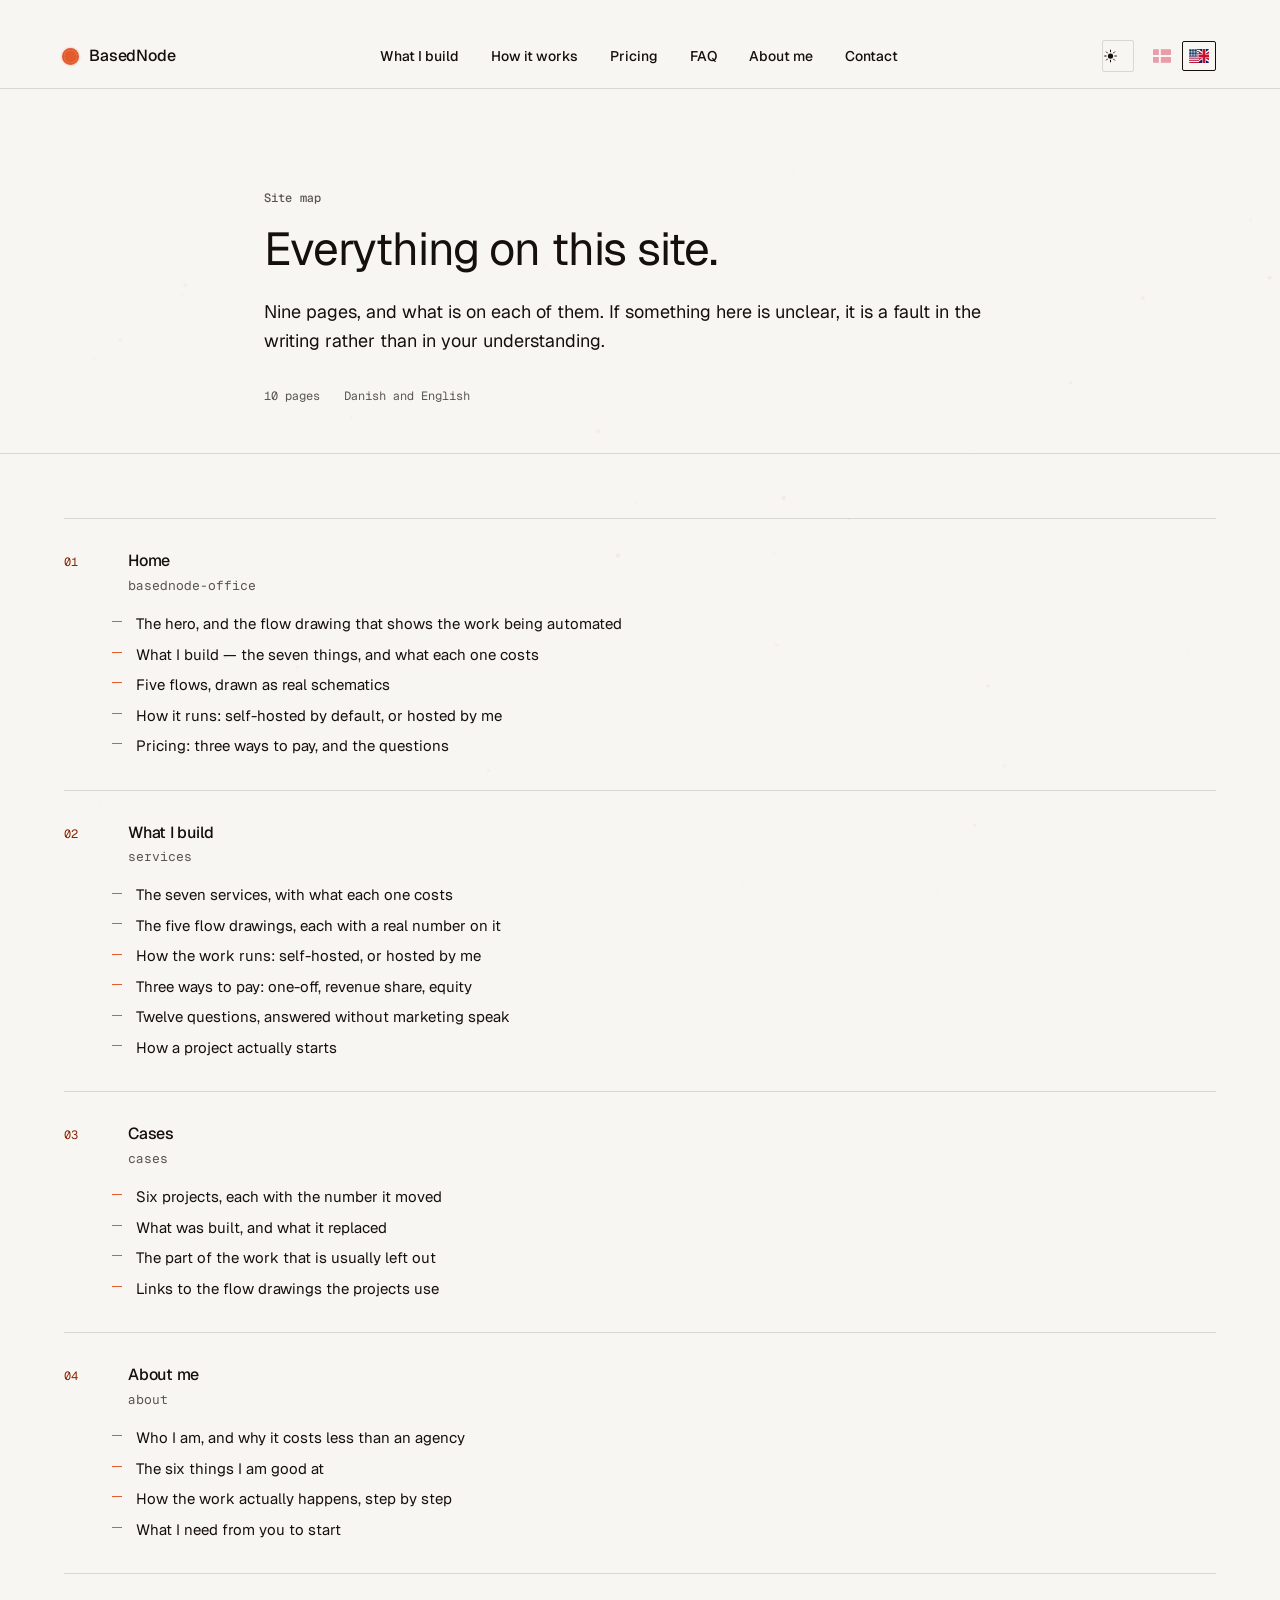
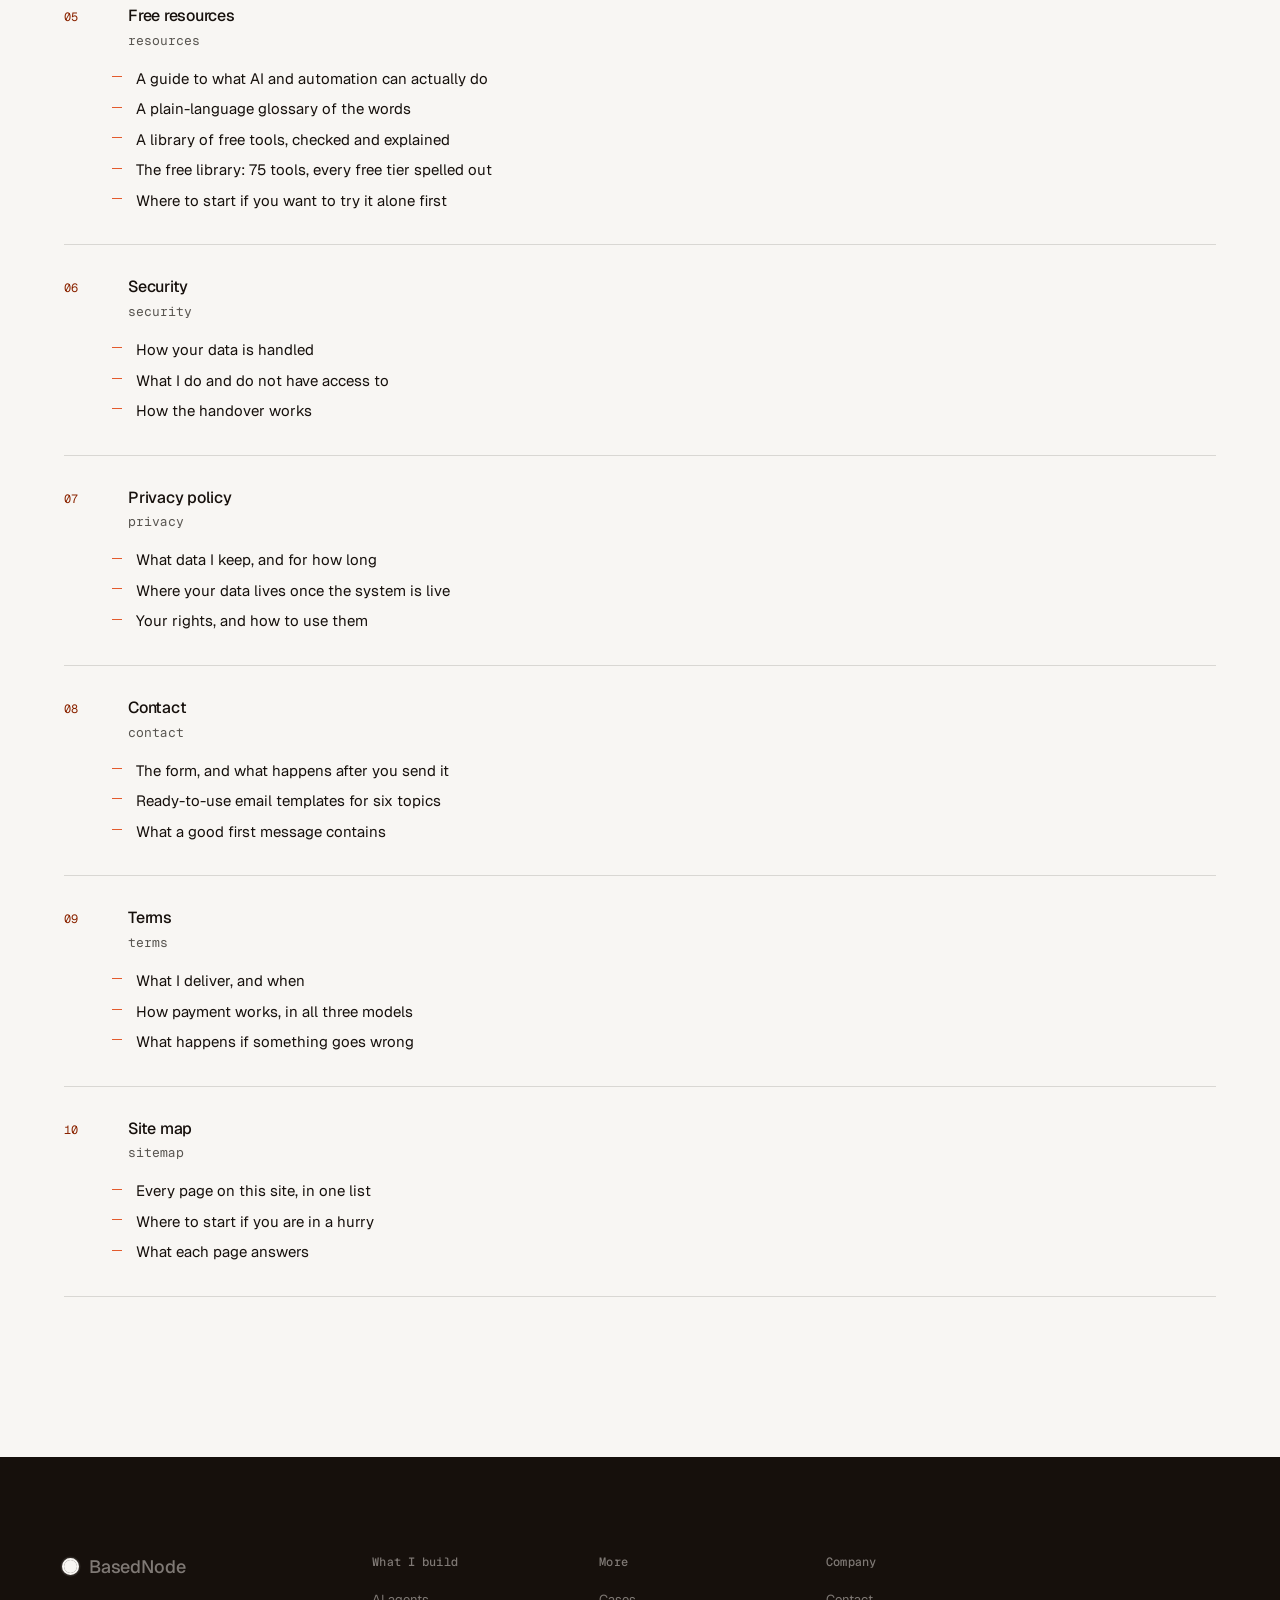
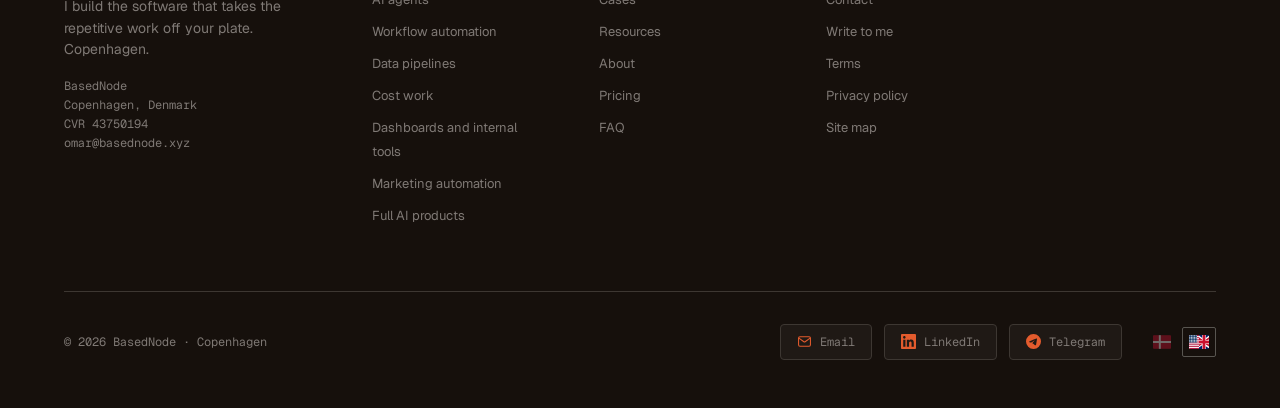
<file: sitemap.html>
<!DOCTYPE html>
<html lang="en">
<head>
  <meta charset="UTF-8" />
  <meta name="viewport" content="width=device-width, initial-scale=1.0" />
  <meta name="theme-color" content="#F8F6F2" />
  <title>Site map — BasedNode</title>
  <meta name="description" content="" />
  <meta property="og:type" content="website" />
  <meta property="og:site_name" content="BasedNode" />
  <meta property="og:title" content="Site map — BasedNode" />
  <meta property="og:description" content="" />
  <meta property="og:url" content="https://ikkeomar.github.io/basednode-office/sitemap" />
  <meta name="twitter:card" content="summary" />
  <meta name="twitter:title" content="Site map — BasedNode" />
  <meta name="twitter:description" content="" />
  <link rel="canonical" href="https://ikkeomar.github.io/basednode-office/sitemap" />
  <link rel="preconnect" href="https://fonts.googleapis.com" />
  <link rel="preconnect" href="https://fonts.gstatic.com" crossorigin />
  <link href="https://fonts.googleapis.com/css2?family=Geist:wght@200;300;400;500;600;700&family=Geist+Mono:wght@400;500;600&family=IBM+Plex+Mono:wght@400;500&display=swap" rel="stylesheet" />
  <link rel="stylesheet" href="styles.css" />
  <link rel="icon" href="_assets/favicon.svg" type="image/svg+xml" />
  <script>
    /* Mark the document as script-enabled BEFORE the body renders, so
       the reveal animation can hide its targets without a flash of
       visible-then-hidden content. Without this class the content is
       simply visible — a page of invisible sections is far worse than
       a page with no animation.

       The timer is the safety net: if app.js never runs, everything is
       revealed after four seconds rather than staying at opacity 0. */
    (function () {
      var d = document.documentElement;
      d.classList.add("js");
      window.__bnRevealFallback = setTimeout(function () {
        d.classList.add("reveal-all");
      }, 4000);

      /* Set the theme BEFORE the body renders. If this waits for
         app.js, a reader on a dark desktop sees a flash of the light
         theme on every page load — the classic theme bug. The stored
         preference wins; without one, the operating system decides. */
      try {
        var stored = localStorage.getItem("bn-theme");
        if (!stored) {
          stored = window.matchMedia && window.matchMedia("(prefers-color-scheme: dark)").matches
            ? "dark" : "light";
        }
        d.setAttribute("data-theme", stored);
        var meta = document.querySelector('meta[name="theme-color"]');
        if (meta) meta.setAttribute("content", stored === "dark" ? "#1A1917" : "#F8F6F2");
      } catch (e) {
        d.setAttribute("data-theme", "light");
      }
    })();
  </script>
</head>
<body data-page="sitemap">

  <!-- The ambient particle field. The same idea as basednode.xyz: a
       fixed canvas behind the content, drifting slowly. It is
       decorative, so it is hidden from assistive technology and it
       stops itself when the reader has asked for less motion. -->
  <canvas id="bn-particles" aria-hidden="true"></canvas>

  <a class="skip-to-content" href="#main" data-i18n="skip_to_content">Skip to content</a>

  <header class="topnav">
    <div class="container topnav__inner">
      <a href="./" class="topnav__logo" aria-label="BasedNode home">
        <span class="topnav__logo-mark" aria-hidden="true"></span>
        <span>BasedNode</span>
      </a>
      <nav aria-label="Primary">
        <ul class="topnav__links">          <li><a href="services" data-i18n="services">What I build</a></li>
          <li><a href="services#how" data-i18n="how">How it works</a></li>
          <li><a href="services#pricing" data-i18n="pricing">Pricing</a></li>
          <li><a href="services#faq" data-i18n="faq">FAQ</a></li>
          <li><a href="about" data-i18n="about">About me</a></li>
          <li><a href="contact" data-i18n="contact">Contact</a></li></ul>
      </nav>
      <div class="topnav__actions">
        <button class="theme-toggle" type="button" id="themeToggle" aria-pressed="false" aria-label="Switch to dark mode">
          <svg class="theme-toggle__icon theme-toggle__icon--sun" viewBox="0 0 24 24" aria-hidden="true" focusable="false">
            <circle cx="12" cy="12" r="4.2" fill="currentColor" stroke="none"/>
            <g stroke="currentColor" stroke-width="1.6" stroke-linecap="round">
              <line x1="12" y1="2.6" x2="12" y2="5.2"/>
              <line x1="12" y1="18.8" x2="12" y2="21.4"/>
              <line x1="2.6" y1="12" x2="5.2" y2="12"/>
              <line x1="18.8" y1="12" x2="21.4" y2="12"/>
              <line x1="5.4" y1="5.4" x2="7.2" y2="7.2"/>
              <line x1="16.8" y1="16.8" x2="18.6" y2="18.6"/>
              <line x1="5.4" y1="18.6" x2="7.2" y2="16.8"/>
              <line x1="16.8" y1="7.2" x2="18.6" y2="5.4"/>
            </g>
          </svg>
          <svg class="theme-toggle__icon theme-toggle__icon--moon" viewBox="0 0 24 24" aria-hidden="true" focusable="false">
            <path d="M20 14.2A8.4 8.4 0 0 1 9.8 4a8.4 8.4 0 1 0 10.2 10.2z" fill="currentColor" stroke="none"/>
          </svg>
        </button>
        <div class="lang-switch" role="group" aria-label="Language">
        <button class="lang-switch__opt" type="button" data-lang-toggle data-lang-target="da" aria-pressed="false" aria-label="Vis på dansk">
          <svg class="lang-flag" viewBox="0 0 37 28" preserveAspectRatio="xMidYMid meet" aria-hidden="true" focusable="false"><rect width="37" height="28" fill="#D21034"/><rect x="12" width="4" height="28" fill="#FFFFFF"/><rect y="12" width="37" height="4" fill="#FFFFFF"/></svg>
        </button>
        <button class="lang-switch__opt" type="button" data-lang-toggle data-lang-target="en" aria-pressed="false" aria-label="Show in English">
          <svg class="lang-flag" viewBox="0 0 40 28" preserveAspectRatio="xMidYMid meet" aria-hidden="true" focusable="false"><svg x="0" y="0" width="20.00" height="28" viewBox="0 0 20.00 28" preserveAspectRatio="xMidYMid slice"><rect width="40" height="28" fill="#FFFFFF"/><rect y="0.000" width="40" height="2.154" fill="#B31942"/><rect y="4.308" width="40" height="2.154" fill="#B31942"/><rect y="8.615" width="40" height="2.154" fill="#B31942"/><rect y="12.923" width="40" height="2.154" fill="#B31942"/><rect y="17.231" width="40" height="2.154" fill="#B31942"/><rect y="21.538" width="40" height="2.154" fill="#B31942"/><rect y="25.846" width="40" height="2.154" fill="#B31942"/><rect width="16.000" height="15.077" fill="#0A3161"/><circle cx="1.60" cy="1.51" r="1.15" fill="#FFFFFF"/><circle cx="4.80" cy="1.51" r="1.15" fill="#FFFFFF"/><circle cx="8.00" cy="1.51" r="1.15" fill="#FFFFFF"/><circle cx="11.20" cy="1.51" r="1.15" fill="#FFFFFF"/><circle cx="14.40" cy="1.51" r="1.15" fill="#FFFFFF"/><circle cx="1.60" cy="4.52" r="1.15" fill="#FFFFFF"/><circle cx="4.80" cy="4.52" r="1.15" fill="#FFFFFF"/><circle cx="8.00" cy="4.52" r="1.15" fill="#FFFFFF"/><circle cx="11.20" cy="4.52" r="1.15" fill="#FFFFFF"/><circle cx="14.40" cy="4.52" r="1.15" fill="#FFFFFF"/><circle cx="1.60" cy="7.54" r="1.15" fill="#FFFFFF"/><circle cx="4.80" cy="7.54" r="1.15" fill="#FFFFFF"/><circle cx="8.00" cy="7.54" r="1.15" fill="#FFFFFF"/><circle cx="11.20" cy="7.54" r="1.15" fill="#FFFFFF"/><circle cx="14.40" cy="7.54" r="1.15" fill="#FFFFFF"/><circle cx="1.60" cy="10.55" r="1.15" fill="#FFFFFF"/><circle cx="4.80" cy="10.55" r="1.15" fill="#FFFFFF"/><circle cx="8.00" cy="10.55" r="1.15" fill="#FFFFFF"/><circle cx="11.20" cy="10.55" r="1.15" fill="#FFFFFF"/><circle cx="14.40" cy="10.55" r="1.15" fill="#FFFFFF"/><circle cx="1.60" cy="13.57" r="1.15" fill="#FFFFFF"/><circle cx="4.80" cy="13.57" r="1.15" fill="#FFFFFF"/><circle cx="8.00" cy="13.57" r="1.15" fill="#FFFFFF"/><circle cx="11.20" cy="13.57" r="1.15" fill="#FFFFFF"/><circle cx="14.40" cy="13.57" r="1.15" fill="#FFFFFF"/></svg><svg x="20.00" y="0" width="20.00" height="28" viewBox="8 0 24 28" preserveAspectRatio="xMidYMid slice"><rect width="40" height="28" fill="#012169"/><polygon points="8.40,0 40,23.80 40,32.20 0,8.40" fill="#FFFFFF"/><polygon points="31.60,0 40,4.20 0,32.20 0,23.80" fill="#FFFFFF"/><polygon points="3.40,0 40,26.30 40,29.70 0,3.40" fill="#C8102E"/><polygon points="36.60,0 40,1.70 0,29.70 0,26.30" fill="#C8102E"/><rect x="16.40" width="7.20" height="28" fill="#FFFFFF"/><rect y="10.40" width="40" height="7.20" fill="#FFFFFF"/><rect x="17.26" width="5.47" height="28" fill="#C8102E"/><rect y="11.26" width="40" height="5.47" fill="#C8102E"/></svg></svg>
        </button>
      </div>
        <button class="topnav__menu-btn" data-menu-btn aria-label="Open menu" aria-expanded="false" aria-controls="mobile-menu">
          <svg class="icon-open" width="20" height="20" viewBox="0 0 256 256" fill="none" stroke="currentColor" stroke-width="16" stroke-linecap="round" stroke-linejoin="round" aria-hidden="true">
            <line x1="40" y1="64" x2="216" y2="64"/>
            <line x1="40" y1="128" x2="216" y2="128"/>
            <line x1="40" y1="192" x2="216" y2="192"/>
          </svg>
          <svg class="icon-close" width="20" height="20" viewBox="0 0 256 256" fill="none" stroke="currentColor" stroke-width="16" stroke-linecap="round" stroke-linejoin="round" aria-hidden="true">
            <line x1="72" y1="72" x2="184" y2="184"/>
            <line x1="184" y1="72" x2="72" y2="184"/>
          </svg>
        </button>
      </div>
    </div>

    <!-- Panel lives INSIDE the sticky header so it drops out of the bar
         instead of scrolling away with the page. -->
    <nav class="mobile-menu" id="mobile-menu" data-mobile-menu aria-hidden="true" aria-label="Mobile">
      <ul>        <li><a href="services" data-i18n="services">What I build</a></li>
        <li><a href="services#how" data-i18n="how">How it works</a></li>
        <li><a href="services#pricing" data-i18n="pricing">Pricing</a></li>
        <li><a href="services#faq" data-i18n="faq">FAQ</a></li>
        <li><a href="about" data-i18n="about">About me</a></li>
        <li><a href="contact" data-i18n="contact">Contact</a></li></ul>
    </nav>
  </header>

  <!-- Tap-outside scrim, sits behind the panel -->
  <div class="nav-scrim" data-nav-scrim hidden></div>

  <main id="main">    <!-- ══ PAGE HEAD ══ -->
    <section class="page-head">
      <div class="container page-head__inner">
        <span class="micro-label" data-i18n="sm_label">Site map</span>
        <h1 class="display-lg page-head__title" data-i18n="sm_title">Everything on this site.</h1>
        <p class="page-head__lede" data-i18n="sm_lede">Nine pages, and what is on each of them. If something here is unclear, it is a fault in the writing rather than in your understanding.</p>
        <div class="page-head__meta">
          <span data-i18n="sm_meta1">10 pages</span>
          <span data-i18n="sm_meta2">Danish and English</span>
        </div>
      </div>
    </section>

    <!-- ══ THE MAP ═══ -->
    <section class="tight">
      <div class="container">
        <div class="sitemap">
          <article class="sitemap__page">
            <header class="sitemap__head">
              <span class="sitemap__num" data-i18n="sm_p1_num">01</span>
              <div>
                <h2 class="h3 sitemap__title" data-i18n="sm_p1_title">Home</h2>
                <a class="sitemap__url" href="./" data-i18n="sm_p1_url">basednode-office</a>
              </div>
            </header>
            <ul class="sitemap__list">
              <li data-i18n="sm_p1_i1">The hero, and the flow drawing that shows the work being automated</li>
              <li data-i18n="sm_p1_i2">What I build — the seven things, and what each one costs</li>
              <li data-i18n="sm_p1_i3">Five flows, drawn as real schematics</li>
              <li data-i18n="sm_p1_i4">How it runs: self-hosted by default, or hosted by me</li>
              <li data-i18n="sm_p1_i5">Pricing: three ways to pay, and the questions</li>
            </ul>
          </article>

          <article class="sitemap__page">
            <header class="sitemap__head">
              <span class="sitemap__num" data-i18n="sm_p2_num">02</span>
              <div>
                <h2 class="h3 sitemap__title" data-i18n="sm_p2_title">What I build</h2>
                <a class="sitemap__url" href="services" data-i18n="sm_p2_url">services</a>
              </div>
            </header>
            <ul class="sitemap__list">
              <li data-i18n="sm_p2_i1">The seven services, with what each one costs</li>
              <li data-i18n="sm_p2_i2">The five flow drawings, each with a real number on it</li>
              <li data-i18n="sm_p2_i3">How the work runs: self-hosted, or hosted by me</li>
              <li data-i18n="sm_p2_i4">Three ways to pay: one-off, revenue share, equity</li>
              <li data-i18n="sm_p2_i5">Twelve questions, answered without marketing speak</li>
              <li data-i18n="sm_p2_i6">How a project actually starts</li>
            </ul>
          </article>

          <article class="sitemap__page">
            <header class="sitemap__head">
              <span class="sitemap__num" data-i18n="sm_p3_num">03</span>
              <div>
                <h2 class="h3 sitemap__title" data-i18n="sm_p3_title">Cases</h2>
                <a class="sitemap__url" href="cases" data-i18n="sm_p3_url">cases</a>
              </div>
            </header>
            <ul class="sitemap__list">
              <li data-i18n="sm_p3_i1">Six projects, each with the number it moved</li>
              <li data-i18n="sm_p3_i2">What was built, and what it replaced</li>
              <li data-i18n="sm_p3_i3">The part of the work that is usually left out</li>
              <li data-i18n="sm_p3_i4">Links to the flow drawings the projects use</li>
            </ul>
          </article>

          <article class="sitemap__page">
            <header class="sitemap__head">
              <span class="sitemap__num" data-i18n="sm_p4_num">04</span>
              <div>
                <h2 class="h3 sitemap__title" data-i18n="sm_p4_title">About me</h2>
                <a class="sitemap__url" href="about" data-i18n="sm_p4_url">about</a>
              </div>
            </header>
            <ul class="sitemap__list">
              <li data-i18n="sm_p4_i1">Who I am, and why it costs less than an agency</li>
              <li data-i18n="sm_p4_i2">The six things I am good at</li>
              <li data-i18n="sm_p4_i3">How the work actually happens, step by step</li>
              <li data-i18n="sm_p4_i4">What I need from you to start</li>
            </ul>
          </article>

          <article class="sitemap__page">
            <header class="sitemap__head">
              <span class="sitemap__num" data-i18n="sm_p5_num">05</span>
              <div>
                <h2 class="h3 sitemap__title" data-i18n="sm_p5_title">Free resources</h2>
                <a class="sitemap__url" href="resources" data-i18n="sm_p5_url">resources</a>
              </div>
            </header>
            <ul class="sitemap__list">
              <li data-i18n="sm_p5_i1">A guide to what AI and automation can actually do</li>
              <li data-i18n="sm_p5_i2">A plain-language glossary of the words</li>
              <li data-i18n="sm_p5_i3">A library of free tools, checked and explained</li>
              <li data-i18n="sm_p5_i4">The free library: 75 tools, every free tier spelled out</li>
              <li data-i18n="sm_p5_i5">Where to start if you want to try it alone first</li>
            </ul>
          </article>

          <article class="sitemap__page">
            <header class="sitemap__head">
              <span class="sitemap__num" data-i18n="sm_p6_num">06</span>
              <div>
                <h2 class="h3 sitemap__title" data-i18n="sm_p6_title">Security</h2>
                <a class="sitemap__url" href="security" data-i18n="sm_p6_url">security</a>
              </div>
            </header>
            <ul class="sitemap__list">
              <li data-i18n="sm_p6_i1">How your data is handled</li>
              <li data-i18n="sm_p6_i2">What I do and do not have access to</li>
              <li data-i18n="sm_p6_i3">How the handover works</li>
            </ul>
          </article>

          <article class="sitemap__page">
            <header class="sitemap__head">
              <span class="sitemap__num" data-i18n="sm_p7_num">07</span>
              <div>
                <h2 class="h3 sitemap__title" data-i18n="sm_p7_title">Privacy policy</h2>
                <a class="sitemap__url" href="privacy" data-i18n="sm_p7_url">privacy</a>
              </div>
            </header>
            <ul class="sitemap__list">
              <li data-i18n="sm_p7_i1">What data I keep, and for how long</li>
              <li data-i18n="sm_p7_i2">Where your data lives once the system is live</li>
              <li data-i18n="sm_p7_i3">Your rights, and how to use them</li>
            </ul>
          </article>

          <article class="sitemap__page">
            <header class="sitemap__head">
              <span class="sitemap__num" data-i18n="sm_p8_num">08</span>
              <div>
                <h2 class="h3 sitemap__title" data-i18n="sm_p8_title">Contact</h2>
                <a class="sitemap__url" href="contact" data-i18n="sm_p8_url">contact</a>
              </div>
            </header>
            <ul class="sitemap__list">
              <li data-i18n="sm_p8_i1">The form, and what happens after you send it</li>
              <li data-i18n="sm_p8_i2">Ready-to-use email templates for six topics</li>
              <li data-i18n="sm_p8_i3">What a good first message contains</li>
            </ul>
          </article>

          <article class="sitemap__page">
            <header class="sitemap__head">
              <span class="sitemap__num" data-i18n="sm_p9_num">09</span>
              <div>
                <h2 class="h3 sitemap__title" data-i18n="sm_p9_title">Terms</h2>
                <a class="sitemap__url" href="terms" data-i18n="sm_p9_url">terms</a>
              </div>
            </header>
            <ul class="sitemap__list">
              <li data-i18n="sm_p9_i1">What I deliver, and when</li>
              <li data-i18n="sm_p9_i2">How payment works, in all three models</li>
              <li data-i18n="sm_p9_i3">What happens if something goes wrong</li>
            </ul>
          </article>

          <article class="sitemap__page">
            <header class="sitemap__head">
              <span class="sitemap__num" data-i18n="sm_p10_num">10</span>
              <div>
                <h2 class="h3 sitemap__title" data-i18n="sm_p10_title">Site map</h2>
                <a class="sitemap__url" href="sitemap" data-i18n="sm_p10_url">sitemap</a>
              </div>
            </header>
            <ul class="sitemap__list">
              <li data-i18n="sm_p10_i1">Every page on this site, in one list</li>
              <li data-i18n="sm_p10_i2">Where to start if you are in a hurry</li>
              <li data-i18n="sm_p10_i3">What each page answers</li>
            </ul>
          </article>
        </div>
      </div>
    </section>
</main>

  <footer class="footer">
    <div class="container">
      <div class="footer__grid">
        <div class="footer__brand-block">
          <a href="./" class="footer__logo" aria-label="BasedNode home">
            <span class="footer__logo-mark" aria-hidden="true"></span>
            <span>BasedNode</span>
          </a>
          <p class="footer__desc" data-i18n="footer_desc">I build the software that takes the repetitive work off your plate. Copenhagen.</p>
          <address class="footer__address">
            BasedNode<br/>
            <span data-i18n="foot_city">Copenhagen, Denmark</span><br/>
            <span data-i18n="foot_cvr">CVR 43750194</span><br/>
            <a href="mailto:omar@basednode.xyz">omar@basednode.xyz</a>
          </address>
        </div>
        <div class="footer__col">
          <div class="footer__col-title" data-i18n="foot_col1">What I build</div>
          <ul>
            <li><a href="services" data-i18n="foot_svc1">AI agents</a></li>
            <li><a href="services" data-i18n="foot_svc2">Workflow automation</a></li>
            <li><a href="services" data-i18n="foot_svc3">Data pipelines</a></li>
            <li><a href="services" data-i18n="foot_svc4">Cost work</a></li>
            <li><a href="services" data-i18n="foot_svc5">Dashboards and internal tools</a></li>
            <li><a href="services" data-i18n="foot_svc6">Marketing automation</a></li>
            <li><a href="services" data-i18n="foot_svc7">Full AI products</a></li>
          </ul>
        </div>
        <div class="footer__col">
          <div class="footer__col-title" data-i18n="foot_col2">More</div>
          <ul>
            <li><a href="cases" data-i18n="foot_l_cases">Cases</a></li>
            <li><a href="resources" data-i18n="foot_l_resources">Resources</a></li>
            <li><a href="about" data-i18n="foot_l_about">About</a></li>
            <li><a href="services#pricing" data-i18n="foot_l_pricing">Pricing</a></li>
            <li><a href="services#faq" data-i18n="foot_l_faq">FAQ</a></li>
          </ul>
        </div>
        <div class="footer__col">
          <div class="footer__col-title" data-i18n="foot_col3">Company</div>
          <ul>
            <li><a href="contact" data-i18n="foot_l_contact">Contact</a></li>
            <li><a href="mailto:omar@basednode.xyz" data-i18n="foot_email">Write to me</a></li>
            <li><a href="terms" data-i18n="foot_l_terms">Terms</a></li>
            <li><a href="privacy" data-i18n="foot_l_privacy">Privacy policy</a></li>
            <li><a href="sitemap" data-i18n="foot_l_sitemap">Site map</a></li>
          </ul>
        </div>
      </div>
      <div class="footer__bottom">
        <span data-i18n="copyright">© 2026 BasedNode · Copenhagen</span>
        <span class="footer__bottom-links">
          <ul class="footer__socials">
            <li><a href="mailto:omar@basednode.xyz" class="footer__social">
              <span class="footer__social-icon" aria-hidden="true"><svg width="15" height="15" viewBox="0 0 24 24" fill="none" stroke="currentColor" stroke-width="1.7" stroke-linecap="round" stroke-linejoin="round" aria-hidden="true" focusable="false"><rect x="2.5" y="4.5" width="19" height="15" rx="2.2"/><path d="m3 6.6 8.05 5.75a1.6 1.6 0 0 0 1.9 0L21 6.6"/></svg></span>
              <span data-i18n="foot_social_mail">Email</span>
            </a></li>
            <li><a href="https://linkedin.com/in/omar-jennane-576a26265" class="footer__social" target="_blank" rel="noopener noreferrer">
              <span class="footer__social-icon" aria-hidden="true"><svg width="15" height="15" viewBox="0 0 24 24" aria-hidden="true" focusable="false"><path fill="currentColor" stroke="none" d="M20.447 20.452h-3.554v-5.569c0-1.328-.027-3.037-1.852-3.037-1.853 0-2.136 1.445-2.136 2.939v5.667H9.351V9h3.414v1.561h.046c.477-.9 1.637-1.85 3.37-1.85 3.601 0 4.267 2.37 4.267 5.455v6.286zM5.337 7.433c-1.144 0-2.063-.926-2.063-2.065 0-1.138.92-2.063 2.063-2.063 1.14 0 2.064.925 2.064 2.063 0 1.139-.925 2.065-2.064 2.065zm1.782 13.019H3.555V9h3.564v11.452zM22.225 0H1.771C.792 0 0 .774 0 1.729v20.542C0 23.227.792 24 1.771 24h20.451C23.2 24 24 23.227 24 22.271V1.729C24 .774 23.2 0 22.222 0z"/></svg></span>
              <span data-i18n="foot_social_linkedin">LinkedIn</span>
            </a></li>
            <li><a href="https://t.me/IkkeOmar" class="footer__social" target="_blank" rel="noopener noreferrer">
              <span class="footer__social-icon" aria-hidden="true"><svg width="15" height="15" viewBox="0 0 24 24" aria-hidden="true" focusable="false"><path fill="currentColor" stroke="none" d="M11.944 0A12 12 0 0 0 0 12a12 12 0 0 0 12 12 12 12 0 0 0 12-12A12 12 0 0 0 12 0a12 12 0 0 0-.056 0zm4.962 7.224c.1-.002.321.023.465.14a.506.506 0 0 1 .171.325c.016.093.036.306.02.472-.18 1.898-.962 6.502-1.36 8.627-.168.9-.499 1.201-.82 1.23-.696.065-1.225-.46-1.9-.902-1.056-.693-1.653-1.124-2.678-1.8-1.185-.78-.417-1.21.258-1.91.177-.184 3.247-2.977 3.307-3.23.007-.032.014-.15-.056-.212s-.174-.041-.249-.024c-.106.024-1.793 1.14-5.061 3.345-.48.33-.913.49-1.302.48-.428-.008-1.252-.241-1.865-.44-.752-.245-1.349-.374-1.297-.789.027-.216.325-.437.893-.663 3.498-1.524 5.83-2.529 6.998-3.014 3.332-1.386 4.025-1.627 4.476-1.635z"/></svg></span>
              <span data-i18n="foot_social_telegram">Telegram</span>
            </a></li>
          </ul>
          <div class="lang-switch lang-switch--dark" role="group" aria-label="Language">
        <button class="lang-switch__opt" type="button" data-lang-toggle data-lang-target="da" aria-pressed="false" aria-label="Vis på dansk">
          <svg class="lang-flag" viewBox="0 0 37 28" preserveAspectRatio="xMidYMid meet" aria-hidden="true" focusable="false"><rect width="37" height="28" fill="#D21034"/><rect x="12" width="4" height="28" fill="#FFFFFF"/><rect y="12" width="37" height="4" fill="#FFFFFF"/></svg>
        </button>
        <button class="lang-switch__opt" type="button" data-lang-toggle data-lang-target="en" aria-pressed="false" aria-label="Show in English">
          <svg class="lang-flag" viewBox="0 0 40 28" preserveAspectRatio="xMidYMid meet" aria-hidden="true" focusable="false"><svg x="0" y="0" width="20.00" height="28" viewBox="0 0 20.00 28" preserveAspectRatio="xMidYMid slice"><rect width="40" height="28" fill="#FFFFFF"/><rect y="0.000" width="40" height="2.154" fill="#B31942"/><rect y="4.308" width="40" height="2.154" fill="#B31942"/><rect y="8.615" width="40" height="2.154" fill="#B31942"/><rect y="12.923" width="40" height="2.154" fill="#B31942"/><rect y="17.231" width="40" height="2.154" fill="#B31942"/><rect y="21.538" width="40" height="2.154" fill="#B31942"/><rect y="25.846" width="40" height="2.154" fill="#B31942"/><rect width="16.000" height="15.077" fill="#0A3161"/><circle cx="1.60" cy="1.51" r="1.15" fill="#FFFFFF"/><circle cx="4.80" cy="1.51" r="1.15" fill="#FFFFFF"/><circle cx="8.00" cy="1.51" r="1.15" fill="#FFFFFF"/><circle cx="11.20" cy="1.51" r="1.15" fill="#FFFFFF"/><circle cx="14.40" cy="1.51" r="1.15" fill="#FFFFFF"/><circle cx="1.60" cy="4.52" r="1.15" fill="#FFFFFF"/><circle cx="4.80" cy="4.52" r="1.15" fill="#FFFFFF"/><circle cx="8.00" cy="4.52" r="1.15" fill="#FFFFFF"/><circle cx="11.20" cy="4.52" r="1.15" fill="#FFFFFF"/><circle cx="14.40" cy="4.52" r="1.15" fill="#FFFFFF"/><circle cx="1.60" cy="7.54" r="1.15" fill="#FFFFFF"/><circle cx="4.80" cy="7.54" r="1.15" fill="#FFFFFF"/><circle cx="8.00" cy="7.54" r="1.15" fill="#FFFFFF"/><circle cx="11.20" cy="7.54" r="1.15" fill="#FFFFFF"/><circle cx="14.40" cy="7.54" r="1.15" fill="#FFFFFF"/><circle cx="1.60" cy="10.55" r="1.15" fill="#FFFFFF"/><circle cx="4.80" cy="10.55" r="1.15" fill="#FFFFFF"/><circle cx="8.00" cy="10.55" r="1.15" fill="#FFFFFF"/><circle cx="11.20" cy="10.55" r="1.15" fill="#FFFFFF"/><circle cx="14.40" cy="10.55" r="1.15" fill="#FFFFFF"/><circle cx="1.60" cy="13.57" r="1.15" fill="#FFFFFF"/><circle cx="4.80" cy="13.57" r="1.15" fill="#FFFFFF"/><circle cx="8.00" cy="13.57" r="1.15" fill="#FFFFFF"/><circle cx="11.20" cy="13.57" r="1.15" fill="#FFFFFF"/><circle cx="14.40" cy="13.57" r="1.15" fill="#FFFFFF"/></svg><svg x="20.00" y="0" width="20.00" height="28" viewBox="8 0 24 28" preserveAspectRatio="xMidYMid slice"><rect width="40" height="28" fill="#012169"/><polygon points="8.40,0 40,23.80 40,32.20 0,8.40" fill="#FFFFFF"/><polygon points="31.60,0 40,4.20 0,32.20 0,23.80" fill="#FFFFFF"/><polygon points="3.40,0 40,26.30 40,29.70 0,3.40" fill="#C8102E"/><polygon points="36.60,0 40,1.70 0,29.70 0,26.30" fill="#C8102E"/><rect x="16.40" width="7.20" height="28" fill="#FFFFFF"/><rect y="10.40" width="40" height="7.20" fill="#FFFFFF"/><rect x="17.26" width="5.47" height="28" fill="#C8102E"/><rect y="11.26" width="40" height="5.47" fill="#C8102E"/></svg></svg>
        </button>
      </div>
        </span>
      </div>
    </div>
  </footer>

  <script src="i18n.js"></script>
  <script src="app.js"></script>
</body>
</html>
</file>
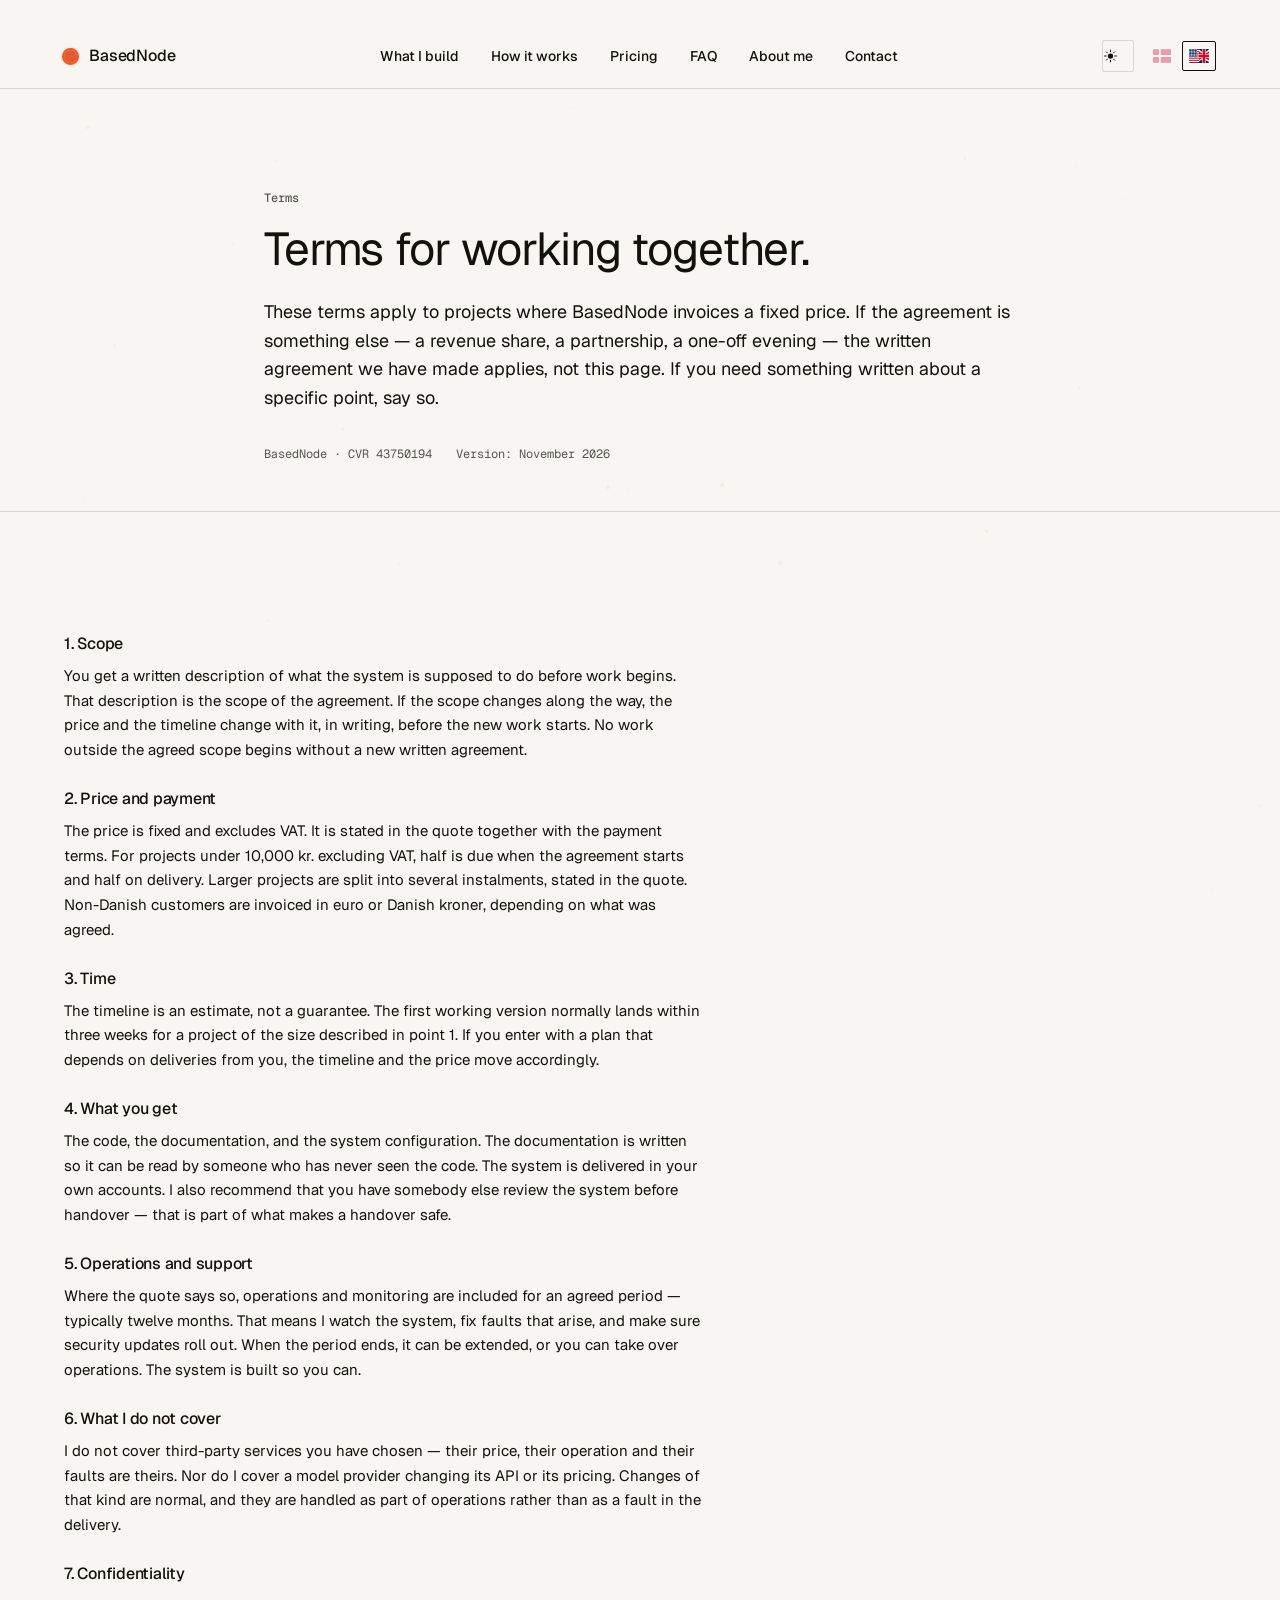
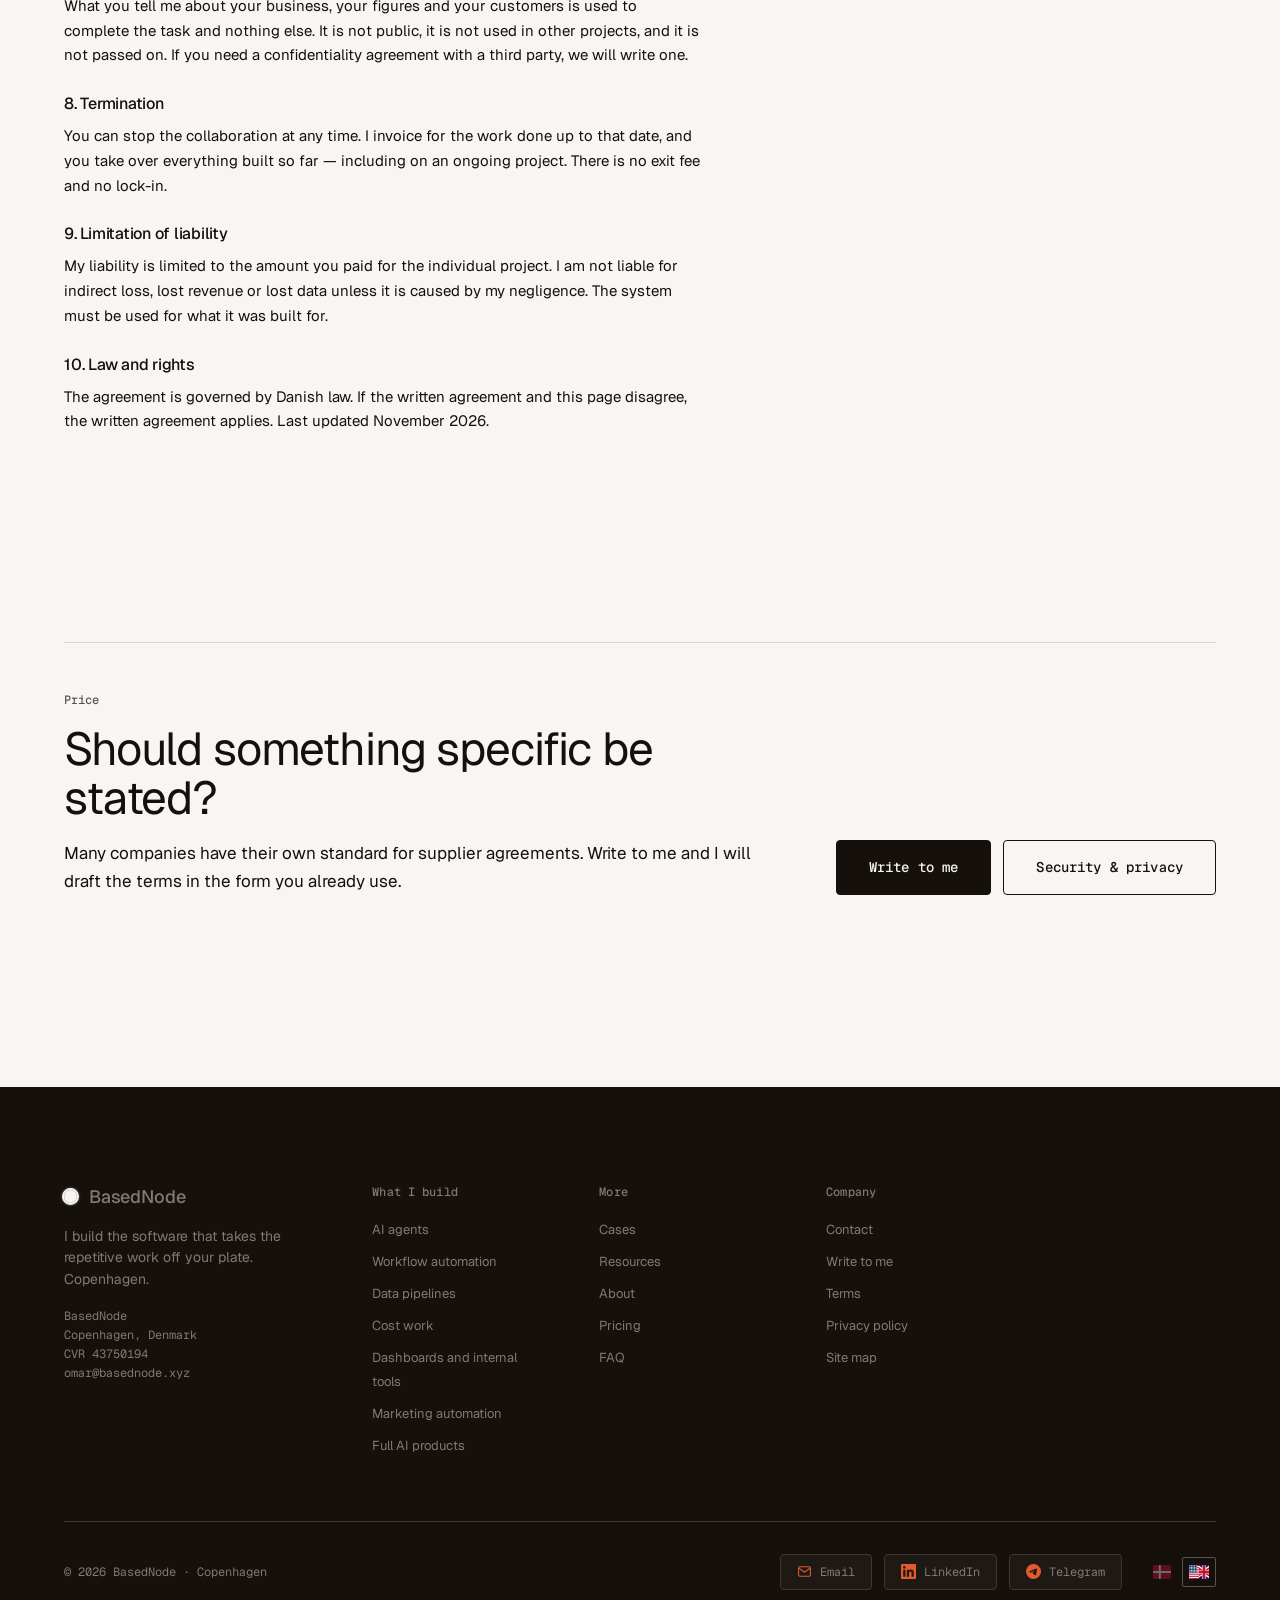
<file: terms.html>
<!DOCTYPE html>
<html lang="en">
<head>
  <meta charset="UTF-8" />
  <meta name="viewport" content="width=device-width, initial-scale=1.0" />
  <meta name="theme-color" content="#F8F6F2" />
  <title>Terms — BasedNode</title>
  <meta name="description" content="Terms for working with BasedNode: scope, fixed price, payment, timeline, handover, support, confidentiality and termination." />
  <meta property="og:type" content="website" />
  <meta property="og:site_name" content="BasedNode" />
  <meta property="og:title" content="Terms — BasedNode" />
  <meta property="og:description" content="Terms for working with BasedNode: scope, fixed price, payment, timeline, handover, support, confidentiality and termination." />
  <meta property="og:url" content="https://ikkeomar.github.io/basednode-office/terms" />
  <meta name="twitter:card" content="summary" />
  <meta name="twitter:title" content="Terms — BasedNode" />
  <meta name="twitter:description" content="Terms for working with BasedNode: scope, fixed price, payment, timeline, handover, support, confidentiality and termination." />
  <link rel="canonical" href="https://ikkeomar.github.io/basednode-office/terms" />
  <link rel="preconnect" href="https://fonts.googleapis.com" />
  <link rel="preconnect" href="https://fonts.gstatic.com" crossorigin />
  <link href="https://fonts.googleapis.com/css2?family=Geist:wght@200;300;400;500;600;700&family=Geist+Mono:wght@400;500;600&family=IBM+Plex+Mono:wght@400;500&display=swap" rel="stylesheet" />
  <link rel="stylesheet" href="styles.css" />
  <link rel="icon" href="_assets/favicon.svg" type="image/svg+xml" />
  <script>
    /* Mark the document as script-enabled BEFORE the body renders, so
       the reveal animation can hide its targets without a flash of
       visible-then-hidden content. Without this class the content is
       simply visible — a page of invisible sections is far worse than
       a page with no animation.

       The timer is the safety net: if app.js never runs, everything is
       revealed after four seconds rather than staying at opacity 0. */
    (function () {
      var d = document.documentElement;
      d.classList.add("js");
      window.__bnRevealFallback = setTimeout(function () {
        d.classList.add("reveal-all");
      }, 4000);

      /* Set the theme BEFORE the body renders. If this waits for
         app.js, a reader on a dark desktop sees a flash of the light
         theme on every page load — the classic theme bug. The stored
         preference wins; without one, the operating system decides. */
      try {
        var stored = localStorage.getItem("bn-theme");
        if (!stored) {
          stored = window.matchMedia && window.matchMedia("(prefers-color-scheme: dark)").matches
            ? "dark" : "light";
        }
        d.setAttribute("data-theme", stored);
        var meta = document.querySelector('meta[name="theme-color"]');
        if (meta) meta.setAttribute("content", stored === "dark" ? "#1A1917" : "#F8F6F2");
      } catch (e) {
        d.setAttribute("data-theme", "light");
      }
    })();
  </script>
</head>
<body data-page="terms">

  <!-- The ambient particle field. The same idea as basednode.xyz: a
       fixed canvas behind the content, drifting slowly. It is
       decorative, so it is hidden from assistive technology and it
       stops itself when the reader has asked for less motion. -->
  <canvas id="bn-particles" aria-hidden="true"></canvas>

  <a class="skip-to-content" href="#main" data-i18n="skip_to_content">Skip to content</a>

  <header class="topnav">
    <div class="container topnav__inner">
      <a href="./" class="topnav__logo" aria-label="BasedNode home">
        <span class="topnav__logo-mark" aria-hidden="true"></span>
        <span>BasedNode</span>
      </a>
      <nav aria-label="Primary">
        <ul class="topnav__links">          <li><a href="services" data-i18n="services">What I build</a></li>
          <li><a href="services#how" data-i18n="how">How it works</a></li>
          <li><a href="services#pricing" data-i18n="pricing">Pricing</a></li>
          <li><a href="services#faq" data-i18n="faq">FAQ</a></li>
          <li><a href="about" data-i18n="about">About me</a></li>
          <li><a href="contact" data-i18n="contact">Contact</a></li></ul>
      </nav>
      <div class="topnav__actions">
        <button class="theme-toggle" type="button" id="themeToggle" aria-pressed="false" aria-label="Switch to dark mode">
          <svg class="theme-toggle__icon theme-toggle__icon--sun" viewBox="0 0 24 24" aria-hidden="true" focusable="false">
            <circle cx="12" cy="12" r="4.2" fill="currentColor" stroke="none"/>
            <g stroke="currentColor" stroke-width="1.6" stroke-linecap="round">
              <line x1="12" y1="2.6" x2="12" y2="5.2"/>
              <line x1="12" y1="18.8" x2="12" y2="21.4"/>
              <line x1="2.6" y1="12" x2="5.2" y2="12"/>
              <line x1="18.8" y1="12" x2="21.4" y2="12"/>
              <line x1="5.4" y1="5.4" x2="7.2" y2="7.2"/>
              <line x1="16.8" y1="16.8" x2="18.6" y2="18.6"/>
              <line x1="5.4" y1="18.6" x2="7.2" y2="16.8"/>
              <line x1="16.8" y1="7.2" x2="18.6" y2="5.4"/>
            </g>
          </svg>
          <svg class="theme-toggle__icon theme-toggle__icon--moon" viewBox="0 0 24 24" aria-hidden="true" focusable="false">
            <path d="M20 14.2A8.4 8.4 0 0 1 9.8 4a8.4 8.4 0 1 0 10.2 10.2z" fill="currentColor" stroke="none"/>
          </svg>
        </button>
        <div class="lang-switch" role="group" aria-label="Language">
        <button class="lang-switch__opt" type="button" data-lang-toggle data-lang-target="da" aria-pressed="false" aria-label="Vis på dansk">
          <svg class="lang-flag" viewBox="0 0 37 28" preserveAspectRatio="xMidYMid meet" aria-hidden="true" focusable="false"><rect width="37" height="28" fill="#D21034"/><rect x="12" width="4" height="28" fill="#FFFFFF"/><rect y="12" width="37" height="4" fill="#FFFFFF"/></svg>
        </button>
        <button class="lang-switch__opt" type="button" data-lang-toggle data-lang-target="en" aria-pressed="false" aria-label="Show in English">
          <svg class="lang-flag" viewBox="0 0 40 28" preserveAspectRatio="xMidYMid meet" aria-hidden="true" focusable="false"><svg x="0" y="0" width="20.00" height="28" viewBox="0 0 20.00 28" preserveAspectRatio="xMidYMid slice"><rect width="40" height="28" fill="#FFFFFF"/><rect y="0.000" width="40" height="2.154" fill="#B31942"/><rect y="4.308" width="40" height="2.154" fill="#B31942"/><rect y="8.615" width="40" height="2.154" fill="#B31942"/><rect y="12.923" width="40" height="2.154" fill="#B31942"/><rect y="17.231" width="40" height="2.154" fill="#B31942"/><rect y="21.538" width="40" height="2.154" fill="#B31942"/><rect y="25.846" width="40" height="2.154" fill="#B31942"/><rect width="16.000" height="15.077" fill="#0A3161"/><circle cx="1.60" cy="1.51" r="1.15" fill="#FFFFFF"/><circle cx="4.80" cy="1.51" r="1.15" fill="#FFFFFF"/><circle cx="8.00" cy="1.51" r="1.15" fill="#FFFFFF"/><circle cx="11.20" cy="1.51" r="1.15" fill="#FFFFFF"/><circle cx="14.40" cy="1.51" r="1.15" fill="#FFFFFF"/><circle cx="1.60" cy="4.52" r="1.15" fill="#FFFFFF"/><circle cx="4.80" cy="4.52" r="1.15" fill="#FFFFFF"/><circle cx="8.00" cy="4.52" r="1.15" fill="#FFFFFF"/><circle cx="11.20" cy="4.52" r="1.15" fill="#FFFFFF"/><circle cx="14.40" cy="4.52" r="1.15" fill="#FFFFFF"/><circle cx="1.60" cy="7.54" r="1.15" fill="#FFFFFF"/><circle cx="4.80" cy="7.54" r="1.15" fill="#FFFFFF"/><circle cx="8.00" cy="7.54" r="1.15" fill="#FFFFFF"/><circle cx="11.20" cy="7.54" r="1.15" fill="#FFFFFF"/><circle cx="14.40" cy="7.54" r="1.15" fill="#FFFFFF"/><circle cx="1.60" cy="10.55" r="1.15" fill="#FFFFFF"/><circle cx="4.80" cy="10.55" r="1.15" fill="#FFFFFF"/><circle cx="8.00" cy="10.55" r="1.15" fill="#FFFFFF"/><circle cx="11.20" cy="10.55" r="1.15" fill="#FFFFFF"/><circle cx="14.40" cy="10.55" r="1.15" fill="#FFFFFF"/><circle cx="1.60" cy="13.57" r="1.15" fill="#FFFFFF"/><circle cx="4.80" cy="13.57" r="1.15" fill="#FFFFFF"/><circle cx="8.00" cy="13.57" r="1.15" fill="#FFFFFF"/><circle cx="11.20" cy="13.57" r="1.15" fill="#FFFFFF"/><circle cx="14.40" cy="13.57" r="1.15" fill="#FFFFFF"/></svg><svg x="20.00" y="0" width="20.00" height="28" viewBox="8 0 24 28" preserveAspectRatio="xMidYMid slice"><rect width="40" height="28" fill="#012169"/><polygon points="8.40,0 40,23.80 40,32.20 0,8.40" fill="#FFFFFF"/><polygon points="31.60,0 40,4.20 0,32.20 0,23.80" fill="#FFFFFF"/><polygon points="3.40,0 40,26.30 40,29.70 0,3.40" fill="#C8102E"/><polygon points="36.60,0 40,1.70 0,29.70 0,26.30" fill="#C8102E"/><rect x="16.40" width="7.20" height="28" fill="#FFFFFF"/><rect y="10.40" width="40" height="7.20" fill="#FFFFFF"/><rect x="17.26" width="5.47" height="28" fill="#C8102E"/><rect y="11.26" width="40" height="5.47" fill="#C8102E"/></svg></svg>
        </button>
      </div>
        <button class="topnav__menu-btn" data-menu-btn aria-label="Open menu" aria-expanded="false" aria-controls="mobile-menu">
          <svg class="icon-open" width="20" height="20" viewBox="0 0 256 256" fill="none" stroke="currentColor" stroke-width="16" stroke-linecap="round" stroke-linejoin="round" aria-hidden="true">
            <line x1="40" y1="64" x2="216" y2="64"/>
            <line x1="40" y1="128" x2="216" y2="128"/>
            <line x1="40" y1="192" x2="216" y2="192"/>
          </svg>
          <svg class="icon-close" width="20" height="20" viewBox="0 0 256 256" fill="none" stroke="currentColor" stroke-width="16" stroke-linecap="round" stroke-linejoin="round" aria-hidden="true">
            <line x1="72" y1="72" x2="184" y2="184"/>
            <line x1="184" y1="72" x2="72" y2="184"/>
          </svg>
        </button>
      </div>
    </div>

    <!-- Panel lives INSIDE the sticky header so it drops out of the bar
         instead of scrolling away with the page. -->
    <nav class="mobile-menu" id="mobile-menu" data-mobile-menu aria-hidden="true" aria-label="Mobile">
      <ul>        <li><a href="services" data-i18n="services">What I build</a></li>
        <li><a href="services#how" data-i18n="how">How it works</a></li>
        <li><a href="services#pricing" data-i18n="pricing">Pricing</a></li>
        <li><a href="services#faq" data-i18n="faq">FAQ</a></li>
        <li><a href="about" data-i18n="about">About me</a></li>
        <li><a href="contact" data-i18n="contact">Contact</a></li></ul>
    </nav>
  </header>

  <!-- Tap-outside scrim, sits behind the panel -->
  <div class="nav-scrim" data-nav-scrim hidden></div>

  <main id="main">    <!-- ══ PAGE HEAD ══ -->
    <section class="page-head">
      <div class="container page-head__inner">
        <span class="micro-label" data-i18n="tm_label">Terms</span>
        <h1 class="display-lg page-head__title" data-i18n="tm_title">Terms for working together.</h1>
        <p class="page-head__lede" data-i18n="tm_lede">These terms apply to projects where BasedNode invoices a fixed price. If the agreement is something else — a revenue share, a partnership, a one-off evening — the written agreement we have made applies, not this page. If you need something written about a specific point, say so.</p>
        <div class="page-head__meta">
          <span data-i18n="tm_meta1">BasedNode · CVR 43750194</span>
          <span data-i18n="tm_meta2">Version: November 2026</span>
        </div>
      </div>
    </section>

    <!-- ══ TERMS ══ -->
    <section>
      <div class="container">
        <div class="doc-block">
          <h3 data-i18n="tm_s1_title">1. Scope</h3>
          <p data-i18n="tm_s1_body">You get a written description of what the system is supposed to do before work begins. That description is the scope of the agreement. If the scope changes along the way, the price and the timeline change with it, in writing, before the new work starts. No work outside the agreed scope begins without a new written agreement.</p>

          <h3 data-i18n="tm_s2_title">2. Price and payment</h3>
          <p data-i18n="tm_s2_body">The price is fixed and excludes VAT. It is stated in the quote together with the payment terms. For projects under 10,000 kr. excluding VAT, half is due when the agreement starts and half on delivery. Larger projects are split into several instalments, stated in the quote. Non-Danish customers are invoiced in euro or Danish kroner, depending on what was agreed.</p>

          <h3 data-i18n="tm_s3_title">3. Time</h3>
          <p data-i18n="tm_s3_body">The timeline is an estimate, not a guarantee. The first working version normally lands within three weeks for a project of the size described in point 1. If you enter with a plan that depends on deliveries from you, the timeline and the price move accordingly.</p>

          <h3 data-i18n="tm_s4_title">4. What you get</h3>
          <p data-i18n="tm_s4_body">The code, the documentation, and the system configuration. The documentation is written so it can be read by someone who has never seen the code. The system is delivered in your own accounts. I also recommend that you have somebody else review the system before handover — that is part of what makes a handover safe.</p>

          <h3 data-i18n="tm_s5_title">5. Operations and support</h3>
          <p data-i18n="tm_s5_body">Where the quote says so, operations and monitoring are included for an agreed period — typically twelve months. That means I watch the system, fix faults that arise, and make sure security updates roll out. When the period ends, it can be extended, or you can take over operations. The system is built so you can.</p>

          <h3 data-i18n="tm_s6_title">6. What I do not cover</h3>
          <p data-i18n="tm_s6_body">I do not cover third-party services you have chosen — their price, their operation and their faults are theirs. Nor do I cover a model provider changing its API or its pricing. Changes of that kind are normal, and they are handled as part of operations rather than as a fault in the delivery.</p>

          <h3 data-i18n="tm_s7_title">7. Confidentiality</h3>
          <p data-i18n="tm_s7_body">What you tell me about your business, your figures and your customers is used to complete the task and nothing else. It is not public, it is not used in other projects, and it is not passed on. If you need a confidentiality agreement with a third party, we will write one.</p>

          <h3 data-i18n="tm_s8_title">8. Termination</h3>
          <p data-i18n="tm_s8_body">You can stop the collaboration at any time. I invoice for the work done up to that date, and you take over everything built so far — including on an ongoing project. There is no exit fee and no lock-in.</p>

          <h3 data-i18n="tm_s9_title">9. Limitation of liability</h3>
          <p data-i18n="tm_s9_body">My liability is limited to the amount you paid for the individual project. I am not liable for indirect loss, lost revenue or lost data unless it is caused by my negligence. The system must be used for what it was built for.</p>

          <h3 data-i18n="tm_s10_title">10. Law and rights</h3>
          <p data-i18n="tm_s10_body">The agreement is governed by Danish law. If the written agreement and this page disagree, the written agreement applies. Last updated November 2026.</p>
        </div>
      </div>
    </section>

    <!-- ══ CTA ══ -->
    <section>
      <div class="container">
        <div class="start-grid">
          <div>
            <span class="micro-label section-label" data-i18n="tm_s2_label">Price</span>
            <h2 class="display-lg" data-i18n="tm_cta_title">Should something specific be stated?</h2>
            <p class="prose start-grid__prose" data-i18n="tm_s2_desc">Many companies have their own standard for supplier agreements. Write to me and I will draft the terms in the form you already use.</p>
          </div>
          <div class="start-grid__actions">
            <a href="mailto:omar@basednode.xyz" class="btn btn--primary btn--lg" data-i18n="tm_cta1">Write to me</a>
            <a href="security" class="btn btn--secondary btn--lg" data-i18n="tm_cta2">Security & privacy</a>
          </div>
        </div>
      </div>
    </section>
</main>

  <footer class="footer">
    <div class="container">
      <div class="footer__grid">
        <div class="footer__brand-block">
          <a href="./" class="footer__logo" aria-label="BasedNode home">
            <span class="footer__logo-mark" aria-hidden="true"></span>
            <span>BasedNode</span>
          </a>
          <p class="footer__desc" data-i18n="footer_desc">I build the software that takes the repetitive work off your plate. Copenhagen.</p>
          <address class="footer__address">
            BasedNode<br/>
            <span data-i18n="foot_city">Copenhagen, Denmark</span><br/>
            <span data-i18n="foot_cvr">CVR 43750194</span><br/>
            <a href="mailto:omar@basednode.xyz">omar@basednode.xyz</a>
          </address>
        </div>
        <div class="footer__col">
          <div class="footer__col-title" data-i18n="foot_col1">What I build</div>
          <ul>
            <li><a href="services" data-i18n="foot_svc1">AI agents</a></li>
            <li><a href="services" data-i18n="foot_svc2">Workflow automation</a></li>
            <li><a href="services" data-i18n="foot_svc3">Data pipelines</a></li>
            <li><a href="services" data-i18n="foot_svc4">Cost work</a></li>
            <li><a href="services" data-i18n="foot_svc5">Dashboards and internal tools</a></li>
            <li><a href="services" data-i18n="foot_svc6">Marketing automation</a></li>
            <li><a href="services" data-i18n="foot_svc7">Full AI products</a></li>
          </ul>
        </div>
        <div class="footer__col">
          <div class="footer__col-title" data-i18n="foot_col2">More</div>
          <ul>
            <li><a href="cases" data-i18n="foot_l_cases">Cases</a></li>
            <li><a href="resources" data-i18n="foot_l_resources">Resources</a></li>
            <li><a href="about" data-i18n="foot_l_about">About</a></li>
            <li><a href="services#pricing" data-i18n="foot_l_pricing">Pricing</a></li>
            <li><a href="services#faq" data-i18n="foot_l_faq">FAQ</a></li>
          </ul>
        </div>
        <div class="footer__col">
          <div class="footer__col-title" data-i18n="foot_col3">Company</div>
          <ul>
            <li><a href="contact" data-i18n="foot_l_contact">Contact</a></li>
            <li><a href="mailto:omar@basednode.xyz" data-i18n="foot_email">Write to me</a></li>
            <li><a href="terms" data-i18n="foot_l_terms">Terms</a></li>
            <li><a href="privacy" data-i18n="foot_l_privacy">Privacy policy</a></li>
            <li><a href="sitemap" data-i18n="foot_l_sitemap">Site map</a></li>
          </ul>
        </div>
      </div>
      <div class="footer__bottom">
        <span data-i18n="copyright">© 2026 BasedNode · Copenhagen</span>
        <span class="footer__bottom-links">
          <ul class="footer__socials">
            <li><a href="mailto:omar@basednode.xyz" class="footer__social">
              <span class="footer__social-icon" aria-hidden="true"><svg width="15" height="15" viewBox="0 0 24 24" fill="none" stroke="currentColor" stroke-width="1.7" stroke-linecap="round" stroke-linejoin="round" aria-hidden="true" focusable="false"><rect x="2.5" y="4.5" width="19" height="15" rx="2.2"/><path d="m3 6.6 8.05 5.75a1.6 1.6 0 0 0 1.9 0L21 6.6"/></svg></span>
              <span data-i18n="foot_social_mail">Email</span>
            </a></li>
            <li><a href="https://linkedin.com/in/omar-jennane-576a26265" class="footer__social" target="_blank" rel="noopener noreferrer">
              <span class="footer__social-icon" aria-hidden="true"><svg width="15" height="15" viewBox="0 0 24 24" aria-hidden="true" focusable="false"><path fill="currentColor" stroke="none" d="M20.447 20.452h-3.554v-5.569c0-1.328-.027-3.037-1.852-3.037-1.853 0-2.136 1.445-2.136 2.939v5.667H9.351V9h3.414v1.561h.046c.477-.9 1.637-1.85 3.37-1.85 3.601 0 4.267 2.37 4.267 5.455v6.286zM5.337 7.433c-1.144 0-2.063-.926-2.063-2.065 0-1.138.92-2.063 2.063-2.063 1.14 0 2.064.925 2.064 2.063 0 1.139-.925 2.065-2.064 2.065zm1.782 13.019H3.555V9h3.564v11.452zM22.225 0H1.771C.792 0 0 .774 0 1.729v20.542C0 23.227.792 24 1.771 24h20.451C23.2 24 24 23.227 24 22.271V1.729C24 .774 23.2 0 22.222 0z"/></svg></span>
              <span data-i18n="foot_social_linkedin">LinkedIn</span>
            </a></li>
            <li><a href="https://t.me/IkkeOmar" class="footer__social" target="_blank" rel="noopener noreferrer">
              <span class="footer__social-icon" aria-hidden="true"><svg width="15" height="15" viewBox="0 0 24 24" aria-hidden="true" focusable="false"><path fill="currentColor" stroke="none" d="M11.944 0A12 12 0 0 0 0 12a12 12 0 0 0 12 12 12 12 0 0 0 12-12A12 12 0 0 0 12 0a12 12 0 0 0-.056 0zm4.962 7.224c.1-.002.321.023.465.14a.506.506 0 0 1 .171.325c.016.093.036.306.02.472-.18 1.898-.962 6.502-1.36 8.627-.168.9-.499 1.201-.82 1.23-.696.065-1.225-.46-1.9-.902-1.056-.693-1.653-1.124-2.678-1.8-1.185-.78-.417-1.21.258-1.91.177-.184 3.247-2.977 3.307-3.23.007-.032.014-.15-.056-.212s-.174-.041-.249-.024c-.106.024-1.793 1.14-5.061 3.345-.48.33-.913.49-1.302.48-.428-.008-1.252-.241-1.865-.44-.752-.245-1.349-.374-1.297-.789.027-.216.325-.437.893-.663 3.498-1.524 5.83-2.529 6.998-3.014 3.332-1.386 4.025-1.627 4.476-1.635z"/></svg></span>
              <span data-i18n="foot_social_telegram">Telegram</span>
            </a></li>
          </ul>
          <div class="lang-switch lang-switch--dark" role="group" aria-label="Language">
        <button class="lang-switch__opt" type="button" data-lang-toggle data-lang-target="da" aria-pressed="false" aria-label="Vis på dansk">
          <svg class="lang-flag" viewBox="0 0 37 28" preserveAspectRatio="xMidYMid meet" aria-hidden="true" focusable="false"><rect width="37" height="28" fill="#D21034"/><rect x="12" width="4" height="28" fill="#FFFFFF"/><rect y="12" width="37" height="4" fill="#FFFFFF"/></svg>
        </button>
        <button class="lang-switch__opt" type="button" data-lang-toggle data-lang-target="en" aria-pressed="false" aria-label="Show in English">
          <svg class="lang-flag" viewBox="0 0 40 28" preserveAspectRatio="xMidYMid meet" aria-hidden="true" focusable="false"><svg x="0" y="0" width="20.00" height="28" viewBox="0 0 20.00 28" preserveAspectRatio="xMidYMid slice"><rect width="40" height="28" fill="#FFFFFF"/><rect y="0.000" width="40" height="2.154" fill="#B31942"/><rect y="4.308" width="40" height="2.154" fill="#B31942"/><rect y="8.615" width="40" height="2.154" fill="#B31942"/><rect y="12.923" width="40" height="2.154" fill="#B31942"/><rect y="17.231" width="40" height="2.154" fill="#B31942"/><rect y="21.538" width="40" height="2.154" fill="#B31942"/><rect y="25.846" width="40" height="2.154" fill="#B31942"/><rect width="16.000" height="15.077" fill="#0A3161"/><circle cx="1.60" cy="1.51" r="1.15" fill="#FFFFFF"/><circle cx="4.80" cy="1.51" r="1.15" fill="#FFFFFF"/><circle cx="8.00" cy="1.51" r="1.15" fill="#FFFFFF"/><circle cx="11.20" cy="1.51" r="1.15" fill="#FFFFFF"/><circle cx="14.40" cy="1.51" r="1.15" fill="#FFFFFF"/><circle cx="1.60" cy="4.52" r="1.15" fill="#FFFFFF"/><circle cx="4.80" cy="4.52" r="1.15" fill="#FFFFFF"/><circle cx="8.00" cy="4.52" r="1.15" fill="#FFFFFF"/><circle cx="11.20" cy="4.52" r="1.15" fill="#FFFFFF"/><circle cx="14.40" cy="4.52" r="1.15" fill="#FFFFFF"/><circle cx="1.60" cy="7.54" r="1.15" fill="#FFFFFF"/><circle cx="4.80" cy="7.54" r="1.15" fill="#FFFFFF"/><circle cx="8.00" cy="7.54" r="1.15" fill="#FFFFFF"/><circle cx="11.20" cy="7.54" r="1.15" fill="#FFFFFF"/><circle cx="14.40" cy="7.54" r="1.15" fill="#FFFFFF"/><circle cx="1.60" cy="10.55" r="1.15" fill="#FFFFFF"/><circle cx="4.80" cy="10.55" r="1.15" fill="#FFFFFF"/><circle cx="8.00" cy="10.55" r="1.15" fill="#FFFFFF"/><circle cx="11.20" cy="10.55" r="1.15" fill="#FFFFFF"/><circle cx="14.40" cy="10.55" r="1.15" fill="#FFFFFF"/><circle cx="1.60" cy="13.57" r="1.15" fill="#FFFFFF"/><circle cx="4.80" cy="13.57" r="1.15" fill="#FFFFFF"/><circle cx="8.00" cy="13.57" r="1.15" fill="#FFFFFF"/><circle cx="11.20" cy="13.57" r="1.15" fill="#FFFFFF"/><circle cx="14.40" cy="13.57" r="1.15" fill="#FFFFFF"/></svg><svg x="20.00" y="0" width="20.00" height="28" viewBox="8 0 24 28" preserveAspectRatio="xMidYMid slice"><rect width="40" height="28" fill="#012169"/><polygon points="8.40,0 40,23.80 40,32.20 0,8.40" fill="#FFFFFF"/><polygon points="31.60,0 40,4.20 0,32.20 0,23.80" fill="#FFFFFF"/><polygon points="3.40,0 40,26.30 40,29.70 0,3.40" fill="#C8102E"/><polygon points="36.60,0 40,1.70 0,29.70 0,26.30" fill="#C8102E"/><rect x="16.40" width="7.20" height="28" fill="#FFFFFF"/><rect y="10.40" width="40" height="7.20" fill="#FFFFFF"/><rect x="17.26" width="5.47" height="28" fill="#C8102E"/><rect y="11.26" width="40" height="5.47" fill="#C8102E"/></svg></svg>
        </button>
      </div>
        </span>
      </div>
    </div>
  </footer>

  <script src="i18n.js"></script>
  <script src="app.js"></script>
</body>
</html>
</file>
<file: styles.css>
/* Officraft V3 design system — McMaster × Anthropic × Polaris × Linear
 * See DESIGN.md for the spec. This file is the implementation.
 * Two registers share tokens: editorial (home/enterprise/sustainability/about)
 * and utility (catalog/PDP). Both render against the same warm-cream paper.
 */

/* =========================================================================
 * 1. DESIGN TOKENS
 * ========================================================================= */

:root {
  /* Paper (warm-cream surface, warm-tinted neutrals — NOT cool slate) */
  --paper:         oklch(97.5% 0.005 80);   /* #F8F6F2 — page bg */
  --paper-muted:   oklch(45%   0.008 80);   /* #6F6A60 — secondary text */
  --paper-faint:   oklch(94%   0.006 80);   /* #EFEBE2 — alt section bg, hover */
  --paper-line:    oklch(88%   0.006 80);   /* #DDD9D0 — hairline borders */
  --paper-faint-2: oklch(45%   0.008 80);   /* alias, kept for clarity */

  /* Ink (warm-tinted near-black for text + dark sections) */
  --ink:           oklch(18%   0.012 60);   /* #211F1B — primary text */
  --ink-raised:    oklch(24%   0.014 60);   /* #322F28 — dark section bg */
  --ink-line:      oklch(34%   0.012 60);   /* #524E45 — dark hairline */
  --ink-muted:     oklch(58%   0.010 60);   /* #92897C — muted on dark */

  /* Accent — single saturated color, ≤10% surface area */
  --accent:        oklch(64%   0.180 38);   /* #F26B1F — the brand orange */
  --accent-soft:   oklch(85%   0.060 38);   /* tint */
  --accent-deep:   oklch(45%   0.150 38);   /* press state */
  --accent-ink:    oklch(42%   0.145 38);   /* accent used as text on paper (AA 6.3:1) */

  /* Functional, used sparingly, never decorative */
  --positive:      oklch(58%   0.110 152);  /* EU/renewable, in-stock */
  --negative:      oklch(55%   0.160 25);   /* out-of-stock, error */
  --warning:       oklch(72%   0.130 75);   /* low-stock */

  /* Typography — Vercel Geist (free), IBM Plex fallback. No Inter. */
  --font-sans:     "Geist", "IBM Plex Sans", system-ui, -apple-system, sans-serif;
  --font-mono:     "Geist Mono", "IBM Plex Mono", ui-monospace, monospace;

  /* Spacing — 4px base */
  --space-1:  4px;
  --space-2:  8px;
  --space-3:  12px;
  --space-4:  16px;
  --space-5:  24px;
  --space-6:  32px;
  --space-8:  48px;
  --space-10: 64px;
  --space-12: 96px;
  --space-16: 144px;
  --space-20: 192px;

  /* Radius — flat, sharp, archival */
  --r-0:   0;
  --r-1:   2px;
  --r-2:   4px;
  --r-3:   8px;
  --r-pill: 999px;

  /* Hairlines only — no drop shadows with blur */
  --e-hairline: 1px solid var(--paper-line);
  --e-hairline-dark: 1px solid var(--ink-line);

  /* Motion */
  --ease-out: cubic-bezier(0.16, 1, 0.3, 1);
  --ease-spring: cubic-bezier(0.34, 1.56, 0.64, 1);
  --dur-fast: 120ms;
  --dur-base: 200ms;
  --dur-slow: 400ms;

  /* Z */
  --z-base:    0;
  --z-raised:  10;
  --z-overlay: 100;
  --z-toast:   1000;

  /* Header height — the single source of truth for sticky offsets,
     scroll-margin and the mobile panel. Change it in one place. */
  --header-h: 64px;

  /* Opt the page out of UA dark-mode repainting. Without this a phone
     in dark mode can repaint form controls and links in its own blue,
     which showed up as a blue hamburger icon on Android. */
  color-scheme: light;

  /* Alpha variants, so the dark theme can invert them without any
     rule having to know which colour it is painting over. */
  --ink-a45:   oklch(18% 0.012 60 / 0.45);
  --ink-a28:   oklch(18% 0.012 60 / 0.28);
  --ink-a10:   oklch(18% 0.012 60 / 0.1);
  --ink-22:    oklch(22% 0.012 60);
  --ink-26:    oklch(26% 0.02 45);
  --paper-a55: oklch(97.5% 0.005 80 / 0.55);
  --paper-a18: oklch(97.5% 0.005 80 / 0.18);
  --accent-a60: oklch(64% 0.180 38 / 0.6);
  --accent-a20: oklch(64% 0.180 38 / 0.2);
  --accent-88: oklch(88% 0.06 38);
  --accent-95: oklch(95% 0.035 38);
  --positive-a30: oklch(58% 0.110 152 / 0.3);

  /* The page-level surface, used by the theme toggle and the canvas
     backdrop. Kept separate from --paper because the dark theme
     inverts the pair, and a rule that paints "the surface" must not
     care which one it is. */
  --surface: var(--paper);
  --surface-2: var(--paper-faint);
}
@media (max-width: 420px) { :root { --header-h: 56px; } }

/* =========================================================================
 * 2. RESET + BASE
 * ========================================================================= */

*, *::before, *::after { box-sizing: border-box; }
html, body { margin: 0; padding: 0; }
html { -webkit-text-size-adjust: 100%; }

/* Anchor targets must clear the sticky header, otherwise a section
   heading lands underneath the bar when you jump to it. */
:target,
section[id],
main > section[id] {
  scroll-margin-top: calc(var(--header-h) + var(--space-6));
}
@media (prefers-reduced-motion: no-preference) {
  html { scroll-behavior: smooth; }
}

body {
  overflow-x: clip;
  font-family: var(--font-sans);
  font-size: 16px;
  line-height: 1.5;
  color: var(--ink);
  background: var(--paper);
  -webkit-font-smoothing: antialiased;
  -moz-osx-font-smoothing: grayscale;
  font-feature-settings: "ss01" 1, "cv11" 1;
  text-rendering: optimizeLegibility;
}

img, svg { display: block; max-width: 100%; }

/* Focus — visible orange ring, the only orange on most pages */
a:focus-visible, button:focus-visible, input:focus-visible, select:focus-visible,
textarea:focus-visible, [tabindex]:focus-visible {
  outline: 2px solid var(--accent);
  outline-offset: 2px;
}

/* Kill the blue tap flash on touch devices — Android Chrome paints a
   translucent blue overlay on the element you touch. */
a,
button,
summary,
[role="button"],
input,
select,
textarea {
  -webkit-tap-highlight-color: transparent;
}

/* Skip link */
.skip-to-content {
  position: absolute; top: -100px; left: 16px;
  background: var(--ink); color: var(--paper);
  padding: var(--space-3) var(--space-4);
  text-decoration: none; font-weight: 500;
  z-index: var(--z-toast);
  transition: top var(--dur-base) var(--ease-out);
}
.skip-to-content:focus { top: 16px; }

/* =========================================================================
 * 3. TYPOGRAPHY
 * ========================================================================= */

h1, h2, h3, h4, h5, h6 { margin: 0; font-weight: 500; letter-spacing: -0.015em; color: var(--ink); }
p { margin: 0; }
a { color: inherit; text-decoration: none; transition: color var(--dur-fast) var(--ease-out); }
a:hover { color: var(--accent-deep); }
strong { font-weight: 500; }

/* Modular type scale */
.display-xl {
  font-size: clamp(2.75rem, 6vw, 4.5rem);
  line-height: 1.02;
  letter-spacing: -0.035em;
  font-weight: 300;       /* light weight + tight tracking = designed, not loud */
  color: var(--ink);
}
.display-lg {
  font-size: clamp(2rem, 4vw, 2.875rem);
  line-height: 1.06;
  letter-spacing: -0.025em;
  font-weight: 400;
}
.h1    { font-size: clamp(1.375rem, 2.4vw, 1.75rem); line-height: 1.15; letter-spacing: -0.015em; font-weight: 500; }
.h2    { font-size: clamp(1.125rem, 1.8vw, 1.375rem); line-height: 1.2; font-weight: 500; }
.h3    { font-size: 1rem; line-height: 1.3; font-weight: 500; }
.body  { font-size: 1rem; line-height: 1.55; }
.small { font-size: 0.875rem; line-height: 1.5; }

.mono-data {
  font-family: var(--font-mono);
  font-size: 0.8125rem;
  font-weight: 500;
  font-variant-numeric: tabular-nums;
}
.mono-data--lg {
  font-family: var(--font-mono);
  font-size: 1rem;
  font-weight: 500;
  font-variant-numeric: tabular-nums;
}

/* Micro-label — section eyebrow, CO2e unit, SKU prefix. Used sparingly. */
.micro-label {
  font-family: var(--font-mono);
  font-size: 0.75rem;
  font-weight: 500;
  letter-spacing: 0.01em;
  text-transform: none;
  color: var(--paper-muted);
}
.micro-label--accent { color: var(--accent-ink); }

/* Body prose — for editorial long-form */
.prose {
  max-width: 65ch;
  font-size: 1.0625rem;
  line-height: 1.65;
  color: var(--ink);
}
.prose p + p { margin-top: var(--space-4); }
.prose strong { color: var(--ink); }
.prose a {
  text-decoration: underline;
  text-decoration-color: var(--paper-line);
  text-underline-offset: 3px;
  text-decoration-thickness: 1px;
}
.prose a:hover { text-decoration-color: var(--accent); color: var(--accent-deep); }

.muted   { color: var(--paper-muted); }
.accent  { color: var(--accent); }

/* =========================================================================
 * 4. LAYOUT
 * ========================================================================= */

.container { max-width: 1280px; margin: 0 auto; padding: 0 var(--space-5); }
@media (min-width: 768px)  { .container { padding: 0 var(--space-8); } }
@media (min-width: 1280px) { .container { padding: 0 var(--space-10); } }

.container--narrow { max-width: 920px; }

main { display: block; }

section { padding: var(--space-12) 0; }
section.tight { padding: var(--space-10) 0; }
section.airy  { padding: clamp(80px, 10vw, 144px) 0; }
section.dark  { background: var(--ink-raised); color: var(--paper); }
section.dark h1, section.dark h2, section.dark h3 { color: var(--paper); }
section.dark .muted { color: var(--ink-muted); }
section.dark .micro-label { color: var(--ink-muted); }

.divider { border: 0; border-top: var(--e-hairline); margin: 0; }

/* Asymmetric editorial section head */
.section-head { margin-bottom: var(--space-10); }
.section-head__editorial {
  display: grid;
  grid-template-columns: 1fr;
  gap: var(--space-5);
  max-width: 880px;
}
@media (min-width: 900px) {
  .section-head__editorial {
    grid-template-columns: 200px 1fr;
    gap: var(--space-10);
    align-items: start;
  }
}
.section-head__editorial .micro-label { padding-top: 0.45em; }
.section-head__editorial .display-xl,
.section-head__editorial .display-lg { grid-column: 1 / -1; }
.section-head__editorial .prose { grid-column: 2; }

/* =========================================================================
 * 5. TOPNAV
 * ========================================================================= */

.topnav {
  border-bottom: var(--e-hairline);
  background: var(--paper);
  position: sticky;
  top: 0;
  z-index: var(--z-raised);
}
.topnav__inner {
  display: grid;
  grid-template-columns: auto 1fr auto;
  align-items: center;
  gap: var(--space-6);
  height: var(--header-h);
}
.topnav__logo {
  display: flex;
  align-items: center;
  gap: var(--space-3);
  font-weight: 500;
  font-size: 1rem;
  letter-spacing: -0.01em;
  color: var(--ink);
}

/* The BasedNode mark: a pulsing dot in front of the wordmark, the same
   mark used on basednode.xyz.

   The pulse has to be OBVIOUS, not a subtle breathe. Two earlier
   versions were too quiet:

     * v1 faded the core while scaling it (opacity 0.55), so it read as
       "dimming" rather than "alive", and on warm paper it nearly
       disappeared.
     * v2 fixed the fade but kept the ring thin (2px) and the expansion
       small (2.6x). Measured across one cycle the glow only grew from
       44px to 70px, which is not enough movement to catch the eye.

   This version does four things at once:
     * the core grows from 13px to 17.5px and never fades below full
       opacity, so it is always a solid, saturated dot
     * a radial-gradient halo on ::before swells from 85% to 165%, so
       there is a real glow rather than a shadow trick
     * a 2.5px outline ring on ::after expands to 3.6x and dissolves —
       this is what makes the motion legible in peripheral vision
     * the halo and the ring are separate layers, so they peak at
       different moments and the motion never looks like one blob

   Measured across one cycle: the glow's bounding box grows from 52px
   to 96px and the orange pixel count roughly triples. A pulse that
   does not change the footprint by that much is not a pulse. */
.topnav__logo-mark {
  position: relative;
  width: 13px;
  height: 13px;
  border-radius: 50%;
  background: var(--accent);
  display: inline-block;
  flex: 0 0 auto;
  animation: bn-pulse-dot 2.4s ease-in-out infinite;
}
.topnav__logo-mark::before {
  content: '';
  position: absolute;
  inset: -4px;
  border-radius: 50%;
  background: radial-gradient(circle,
    var(--accent-a60) 0%,
    var(--accent-a20) 55%,
    transparent 72%);
  animation: bn-pulse-glow 2.4s ease-in-out infinite;
}
.topnav__logo-mark::after {
  content: '';
  position: absolute;
  inset: -2px;
  border-radius: 50%;
  border: 2.5px solid var(--accent);
  animation: bn-pulse-ring 2.4s ease-out infinite;
}
@keyframes bn-pulse-dot {
  0%, 100% { transform: scale(1); }
  50%      { transform: scale(1.34); }
}
@keyframes bn-pulse-glow {
  0%, 100% { transform: scale(0.85); opacity: 0.6; }
  50%      { transform: scale(1.55); opacity: 1; }
}
@keyframes bn-pulse-ring {
  0%        { transform: scale(1);   opacity: 0.95; }
  70%, 100% { transform: scale(3.6); opacity: 0; }
}

/* The footer sits on the dark panel, so the mark uses the paper colour
   instead of the accent to stay visible. */
.footer__logo-mark {
  position: relative;
  width: 13px;
  height: 13px;
  border-radius: 50%;
  background: var(--paper);
  display: inline-block;
  flex: 0 0 auto;
  animation: bn-pulse-dot 2.4s ease-in-out infinite;
}
.footer__logo-mark::before {
  content: '';
  position: absolute;
  inset: -4px;
  border-radius: 50%;
  background: radial-gradient(circle,
    var(--paper-a55) 0%,
    var(--paper-a18) 55%,
    transparent 72%);
  animation: bn-pulse-glow 2.4s ease-in-out infinite;
}
.footer__logo-mark::after {
  content: '';
  position: absolute;
  inset: -2px;
  border-radius: 50%;
  border: 2.5px solid var(--paper);
  animation: bn-pulse-ring 2.4s ease-out infinite;
}

@media (prefers-reduced-motion: reduce) {
  .topnav__logo-mark,
  .footer__logo-mark { animation: none; }
  .topnav__logo-mark::before,
  .footer__logo-mark::before { animation: none; opacity: 0.35; }
  .topnav__logo-mark::after,
  .footer__logo-mark::after { animation: none; opacity: 0; }
}
.topnav__logo-meta {
  display: none;
  font-family: var(--font-mono);
  font-size: 0.75rem;
  letter-spacing: 0.1em;
  text-transform: none;
  color: var(--paper-muted);
  padding-left: var(--space-4);
  border-left: var(--e-hairline);
  margin-left: var(--space-3);
}
@media (min-width: 1100px) { .topnav__logo-meta { display: inline-block; } }

.topnav__links {
  display: none;
  list-style: none;
  margin: 0; padding: 0;
  gap: var(--space-6);
  justify-content: center;
}
@media (min-width: 900px) { .topnav__links { display: flex; } }
.topnav__links a {
  font-size: 0.875rem;
  font-weight: 500;
  color: var(--ink);
  padding: var(--space-2) 0;
}
.topnav__links a[aria-current="page"] { color: var(--accent-deep); border-bottom: 1px solid var(--accent); }
.topnav__links a:hover { color: var(--accent-deep); }

.topnav__actions { display: flex; align-items: center; gap: var(--space-3); justify-self: end; }
.topnav__cart {
  width: 36px; height: 36px;
  display: inline-flex; align-items: center; justify-content: center;
  border: var(--e-hairline);
  background: transparent;
  color: var(--ink);
  cursor: pointer;
  position: relative;
  border-radius: var(--r-2);
  transition: background var(--dur-fast) var(--ease-out);
}
.topnav__cart:hover { background: var(--paper-faint); }
.topnav__cart-count {
  position: absolute;
  top: -6px; right: -6px;
  min-width: 18px; height: 18px;
  padding: 0 5px;
  background: var(--accent);
  color: var(--paper);
  font-family: var(--font-mono);
  font-size: 0.6875rem;
  font-weight: 600;
  display: inline-flex; align-items: center; justify-content: center;
  border-radius: var(--r-pill);
}
.topnav__menu-btn {
  display: inline-flex;
  width: 36px; height: 36px;
  align-items: center; justify-content: center;
  border: var(--e-hairline);
  background: transparent;
  cursor: pointer;
  border-radius: var(--r-2);
}
@media (min-width: 900px) { .topnav__menu-btn { display: none; } }

.mobile-menu {
  display: none;
  border-bottom: var(--e-hairline);
  background: var(--paper);
}
.mobile-menu.is-open { display: block; }
.mobile-menu ul { list-style: none; padding: var(--space-4) var(--space-5); margin: 0; }
.mobile-menu li + li { border-top: var(--e-hairline); }
.mobile-menu a {
  display: block;
  padding: var(--space-4) 0;
  font-size: 1rem;
  font-weight: 500;
}

/* =========================================================================
 * 6. BUTTONS — sharp, mono, no glow
 * ========================================================================= */

.btn {
  display: inline-flex;
  align-items: center;
  justify-content: center;
  gap: var(--space-2);
  font-family: var(--font-mono);
  font-size: 0.8125rem;
  font-weight: 500;
  letter-spacing: 0.01em;
  text-transform: none;
  padding: var(--space-3) var(--space-5);
  border: 1px solid transparent;
  border-radius: var(--r-2);
  cursor: pointer;
  text-decoration: none;
  transition:
    background var(--dur-fast) var(--ease-out),
    color var(--dur-fast) var(--ease-out),
    border-color var(--dur-fast) var(--ease-out),
    transform var(--dur-fast) var(--ease-out);
}
.btn:active { transform: scale(0.985); }

.btn--primary {
  background: var(--ink);
  color: var(--paper);
  border-color: var(--ink);
}
.btn--primary:hover {
  background: var(--ink-raised);
  color: var(--paper);
}

.btn--secondary {
  background: transparent;
  color: var(--ink);
  border-color: var(--ink);
}
.btn--secondary:hover { background: var(--paper-faint); color: var(--ink); }

.btn--tertiary {
  background: transparent;
  color: var(--ink);
  border: 0;
  padding: var(--space-2) 0;
  border-bottom: 1px solid currentColor;
  border-radius: 0;
  text-transform: none;
  letter-spacing: 0;
  font-family: var(--font-sans);
  font-size: 0.875rem;
  font-weight: 500;
}
.btn--tertiary:hover { color: var(--accent-ink); }

.btn--accent {
  background: var(--accent);
  color: var(--paper);
  border-color: var(--accent);
}
.btn--accent:hover { background: var(--accent-deep); border-color: var(--accent-deep); }

.btn--lg { padding: var(--space-4) var(--space-6); font-size: 0.875rem; }
.btn--sm { padding: var(--space-2) var(--space-4); font-size: 0.75rem; }

/* =========================================================================
 * 7. FORM CONTROLS — sharp, hairline
 * ========================================================================= */

.input, select.input, textarea.input {
  font-family: var(--font-sans);
  font-size: 0.9375rem;
  padding: var(--space-3) var(--space-4);
  border: var(--e-hairline);
  background: var(--paper);
  color: var(--ink);
  border-radius: var(--r-2);
  width: 100%;
  transition: border-color var(--dur-fast) var(--ease-out);
}
.input:focus { border-color: var(--ink); outline: 0; }

.input--search { padding-left: 44px; }

.input--search-wrap .search-icon {
  position: absolute;
  left: var(--space-4);
  top: 50%;
  transform: translateY(-50%);
  color: var(--paper-muted);
  pointer-events: none;
}

.search-results {
  position: absolute;
  top: calc(100% + 4px);
  left: 0; right: 0;
  background: var(--paper);
  border: var(--e-hairline);
  border-radius: var(--r-2);
  max-height: 320px;
  overflow: auto;
  z-index: var(--z-overlay);
  display: none;
}
.search-results.is-open { display: block; }
.search-result {
  display: flex;
  align-items: center;
  justify-content: space-between;
  gap: var(--space-4);
  padding: var(--space-3) var(--space-4);
  border-bottom: var(--e-hairline);
  cursor: pointer;
}
.search-result:last-child { border-bottom: 0; }
.search-result:hover { background: var(--paper-faint); }
.search-result__sku { font-family: var(--font-mono); font-size: 0.75rem; color: var(--paper-muted); }
.search-result__name { font-size: 0.875rem; }

/* =========================================================================
 * 8. HERO (editorial)
 * ========================================================================= */

.hero { padding: clamp(64px, 8vw, 128px) 0 var(--space-12); }
.hero__grid {
  display: grid;
  grid-template-columns: 1fr;
  gap: var(--space-8);
}
@media (min-width: 1024px) {
  .hero__grid {
    grid-template-columns: 1.4fr 1fr;
    gap: var(--space-12);
    align-items: end;
  }
}
.hero__eyebrow {
  font-family: var(--font-mono);
  font-size: 0.75rem;
  font-weight: 500;
  letter-spacing: 0.01em;
  text-transform: none;
  color: var(--paper-muted);
  margin-bottom: var(--space-5);
  display: inline-flex;
  align-items: center;
  gap: var(--space-3);
}
.hero__eyebrow::before {
  content: '';
  width: 24px; height: 1px;
  background: var(--ink);
}
.hero__title { margin-bottom: var(--space-5); }
.hero__sub {
  max-width: 56ch;
  font-size: 1.125rem;
  line-height: 1.55;
  color: var(--ink);
  margin-bottom: var(--space-8);
}
.hero__sub strong { font-weight: 500; }
.hero__ctas {
  display: flex;
  flex-wrap: wrap;
  gap: var(--space-3);
  margin-bottom: var(--space-6);
}
.hero__hint {
  font-family: var(--font-mono);
  font-size: 0.75rem;
  color: var(--paper-muted);
  max-width: 60ch;
  line-height: 1.55;
}
.hero__hint strong { color: var(--ink); font-weight: 600; }

/* The single decisive imagery move on home — featured product block,
   positioned to the right of the hero text on desktop. */
.hero__featured {
  border-top: var(--e-hairline);
  border-bottom: var(--e-hairline);
  padding: var(--space-5) 0;
}
.hero__featured-row {
  display: grid;
  grid-template-columns: 96px 1fr auto;
  align-items: center;
  gap: var(--space-5);
}
.hero__featured-svg {
  width: 96px; height: 96px;
  border: var(--e-hairline);
  display: flex; align-items: center; justify-content: center;
  color: var(--ink);
}
.hero__featured-svg svg { width: 64px; height: 64px; }
.hero__featured-meta { display: flex; flex-direction: column; gap: var(--space-1); }
.hero__featured-sku { font-family: var(--font-mono); font-size: 0.75rem; color: var(--paper-muted); }
.hero__featured-name { font-size: 1rem; font-weight: 500; color: var(--ink); }
.hero__featured-spec { font-size: 0.8125rem; color: var(--paper-muted); }

/* =========================================================================
 * 9. CATALOG DIRECTORY (McMaster-style text hierarchy on home)
 * ========================================================================= */

.cat-dir {
  border-top: var(--e-hairline);
}
.cat-dir__row {
  display: grid;
  grid-template-columns: auto 1fr auto auto auto;
  gap: var(--space-6);
  align-items: baseline;
  padding: var(--space-5) 0;
  border-bottom: var(--e-hairline);
  transition: background var(--dur-fast) var(--ease-out);
}
.cat-dir__row:hover { background: var(--paper-faint); }
.cat-dir__num {
  font-family: var(--font-mono);
  font-size: 0.75rem;
  color: var(--paper-muted);
  min-width: 48px;
}
.cat-dir__name {
  font-size: 1.125rem;
  font-weight: 500;
  color: var(--ink);
  letter-spacing: -0.005em;
}
.cat-dir__count {
  font-family: var(--font-mono);
  font-size: 0.8125rem;
  color: var(--paper-muted);
  font-variant-numeric: tabular-nums;
}
.cat-dir__lead {
  font-family: var(--font-mono);
  font-size: 0.75rem;
  color: var(--paper-muted);
  display: none;
}
@media (min-width: 768px) { .cat-dir__lead { display: inline; } }
.cat-dir__arrow {
  font-family: var(--font-mono);
  color: var(--paper-muted);
  font-size: 0.875rem;
}
.cat-dir__row:hover .cat-dir__arrow { color: var(--accent); }

/* =========================================================================
 * 10. CATALOG PAGE (utility)
 * ========================================================================= */

.catalog-layout {
  display: grid;
  grid-template-columns: 1fr;
  gap: var(--space-8);
}
@media (min-width: 1024px) {
  .catalog-layout {
    grid-template-columns: 240px 1fr;
    gap: var(--space-10);
    align-items: start;
  }
}

.filter-rail {
  position: sticky;
  top: 80px;
  border-top: var(--e-hairline);
  padding-top: var(--space-5);
}
@media (max-width: 1023px) {
  .filter-rail {
    position: static;
    border-top: 0;
    border-bottom: var(--e-hairline);
    padding-top: 0;
  }
}
.filter-rail__group { padding: var(--space-4) 0; border-bottom: var(--e-hairline); }
.filter-rail__title {
  font-family: var(--font-mono);
  font-size: 0.75rem;
  font-weight: 500;
  letter-spacing: 0.01em;
  text-transform: none;
  color: var(--paper-muted);
  margin-bottom: var(--space-3);
}
.filter-rail__opt {
  display: flex; align-items: center; justify-content: space-between;
  padding: var(--space-2) 0;
  font-size: 0.875rem;
  cursor: pointer;
}
.filter-rail__opt:hover { color: var(--accent-deep); }
.filter-rail__opt-count {
  font-family: var(--font-mono);
  font-size: 0.75rem;
  color: var(--paper-muted);
  font-variant-numeric: tabular-nums;
}

.catalog-head {
  display: flex;
  align-items: baseline;
  justify-content: space-between;
  flex-wrap: wrap;
  gap: var(--space-4);
  padding-bottom: var(--space-5);
  border-bottom: var(--e-hairline);
  margin-bottom: 0;
}
.catalog-head__count {
  font-family: var(--font-mono);
  font-size: 0.875rem;
  font-variant-numeric: tabular-nums;
  color: var(--paper-muted);
}
.catalog-head__count strong { color: var(--ink); font-weight: 600; }

.catalog-list {
  border-top: 0;
}
.data-row {
  display: grid;
  grid-template-columns: 100px 1fr 110px 100px 80px 36px;
  align-items: center;
  gap: var(--space-4);
  padding: var(--space-4) 0;
  border-bottom: var(--e-hairline);
  transition: background var(--dur-fast) var(--ease-out);
  min-height: 56px;
}
.data-row:hover { background: var(--paper-faint); }
@media (max-width: 767px) {
  .data-row {
    grid-template-columns: 1fr 80px;
    grid-template-areas:
      "sku price"
      "name price"
      "meta meta"
      "add add";
    row-gap: var(--space-2);
    padding: var(--space-4) 0;
  }
  .data-row__sku { grid-area: sku; }
  .data-row__name { grid-area: name; }
  .data-row__price { grid-area: price; text-align: right; }
  .data-row__meta { grid-area: meta; }
  .data-row__add { grid-area: add; justify-self: end; }
}

.data-row__sku {
  font-family: var(--font-mono);
  font-size: 0.75rem;
  color: var(--paper-muted);
  font-weight: 500;
}
.data-row__name { display: flex; flex-direction: column; gap: 2px; min-width: 0; }
.data-row__name-main {
  font-size: 0.9375rem;
  font-weight: 500;
  color: var(--ink);
  text-overflow: ellipsis;
  overflow: hidden;
  white-space: nowrap;
}
.data-row__name-spec {
  font-family: var(--font-mono);
  font-size: 0.75rem;
  color: var(--paper-muted);
}
.data-row__price {
  font-family: var(--font-mono);
  font-size: 0.8125rem;
  font-weight: 500;
  font-variant-numeric: tabular-nums;
  color: var(--ink);
  text-align: right;
}
.data-row__price-from {
  font-size: 0.6875rem;
  color: var(--paper-muted);
  text-transform: none;
  letter-spacing: 0.01em;
  display: block;
}
.data-row__meta {
  display: flex;
  flex-wrap: wrap;
  gap: var(--space-2);
  font-family: var(--font-mono);
  font-size: 0.6875rem;
  color: var(--paper-muted);
}
.meta-chip {
  display: inline-block;
  padding: 2px 6px;
  border: var(--e-hairline);
  border-radius: var(--r-1);
}
.meta-chip--cat { color: var(--ink); }
.meta-chip--eu { color: var(--positive); border-color: var(--positive-a30); }
.data-row__add {
  width: 32px; height: 32px;
  display: inline-flex; align-items: center; justify-content: center;
  border: var(--e-hairline);
  background: transparent;
  color: var(--ink);
  cursor: pointer;
  border-radius: var(--r-2);
  transition: background var(--dur-fast) var(--ease-out);
}
.data-row__add:hover { background: var(--ink); color: var(--paper); }

/* =========================================================================
 * 11. CATEGORY JUMP NAV (catalog)
 * ========================================================================= */

.cat-jump {
  display: flex;
  flex-wrap: wrap;
  gap: var(--space-2);
  padding: var(--space-4) 0;
  border-bottom: var(--e-hairline);
}
.cat-jump a {
  font-family: var(--font-mono);
  font-size: 0.75rem;
  padding: var(--space-2) var(--space-3);
  border: var(--e-hairline);
  border-radius: var(--r-2);
  color: var(--ink);
  background: var(--paper);
  transition: background var(--dur-fast) var(--ease-out);
}
.cat-jump a:hover { background: var(--ink); color: var(--paper); }

.category-section {
  padding: var(--space-10) 0 var(--space-12);
  border-top: var(--e-hairline);
}
.category-section:first-of-type { border-top: 0; padding-top: var(--space-6); }
.category-section__head {
  display: grid;
  grid-template-columns: 1fr;
  gap: var(--space-2);
  margin-bottom: var(--space-6);
}
@media (min-width: 768px) {
  .category-section__head {
    grid-template-columns: auto 1fr auto;
    align-items: baseline;
    gap: var(--space-6);
  }
}
.category-section__num {
  font-family: var(--font-mono);
  font-size: 0.8125rem;
  color: var(--paper-muted);
  font-weight: 500;
}
.category-section__title {
  font-size: clamp(1.5rem, 2.5vw, 1.875rem);
  letter-spacing: -0.015em;
  font-weight: 400;
  color: var(--ink);
}
.category-section__desc {
  font-size: 0.9375rem;
  color: var(--paper-muted);
  max-width: 60ch;
}

/* =========================================================================
 * 12. CARD PRIMITIVE (used SPARINGLY — utility/editorial mix)
 * No side-stripe borders. No identical 3-up grids.
 * ========================================================================= */

.subcat {
  margin-top: var(--space-8);
  padding-top: var(--space-5);
  border-top: 1px solid var(--paper-line);
}
.subcat:first-of-type { margin-top: 0; padding-top: 0; border-top: 0; }
.subcat__name {
  font-family: var(--font-mono);
  font-size: 0.75rem;
  font-weight: 500;
  letter-spacing: 0.01em;
  text-transform: none;
  color: var(--paper-muted);
  margin: 0 0 var(--space-5);
}

.card {
  border: var(--e-hairline);
  padding: var(--space-5);
  background: var(--paper);
  border-radius: var(--r-2);
}
.card--inset { background: var(--paper-faint); }
.card__title {
  font-size: 1rem;
  font-weight: 500;
  margin-bottom: var(--space-2);
  color: var(--ink);
}
.card__desc {
  font-size: 0.875rem;
  line-height: 1.55;
  color: var(--paper-muted);
}
.card__meta {
  margin-top: var(--space-4);
  padding-top: var(--space-3);
  border-top: var(--e-hairline);
  display: flex;
  justify-content: space-between;
  align-items: center;
  gap: var(--space-3);
}
/* Legacy SVG icon containment — catalog.html uses .card__icon for the product
   line drawings. Sized to 56px so they don't fill the parent. */
.card__icon,
.card__icon svg {
  width: 56px;
  height: 56px;
  max-width: 56px;
  color: var(--ink);
  display: block;
  flex-shrink: 0;
}
.card__price {
  font-family: var(--font-mono);
  font-size: 0.875rem;
  font-weight: 500;
  font-variant-numeric: tabular-nums;
  white-space: nowrap;
}
.card__price-label {
  font-size: 0.6875rem;
  text-transform: none;
  letter-spacing: 0.01em;
  color: var(--paper-muted);
  margin-right: var(--space-2);
  white-space: nowrap;
}

.co2e-badge {
  display: inline-flex;
  align-items: baseline;
  gap: 3px;
  padding: 3px 6px;
  border: 1px solid var(--paper-line);
  border-radius: var(--r-1);
  font-family: var(--font-mono);
  font-size: 0.6875rem;
  background: var(--paper-faint);
}
.co2e-badge__num {
  font-weight: 600;
  color: var(--ink);
  font-variant-numeric: tabular-nums;
}
.co2e-badge__unit {
  color: var(--paper-muted);
  text-transform: lowercase;
  letter-spacing: 0;
  font-size: 0.625rem;
}

/* =========================================================================
 * 13. STAT — replaces the banned hero-metric template.
 *    Used once per page as an inline data row, never as 3 flex blocks.
 * ========================================================================= */

.stat {
  display: grid;
  grid-template-columns: minmax(140px, 1fr) auto minmax(0, 2fr);
  gap: var(--space-4);
  padding: var(--space-3) 0;
  border-bottom: var(--e-hairline);
  align-items: baseline;
}
.stat:last-child { border-bottom: 0; }
.stat__label {
  font-family: var(--font-mono);
  font-size: 0.75rem;
  text-transform: none;
  letter-spacing: 0.1em;
  color: var(--paper-muted);
  font-weight: 500;
}
.stat__value {
  font-family: var(--font-mono);
  font-size: 1.125rem;
  font-weight: 500;
  color: var(--ink);
  font-variant-numeric: tabular-nums;
  text-align: right;
}
.stat__value-unit {
  font-size: 0.75rem;
  color: var(--paper-muted);
  margin-left: 4px;
  font-weight: 400;
}
.stat__note {
  font-size: 0.8125rem;
  color: var(--paper-muted);
  line-height: 1.5;
}

/* =========================================================================
 * 14. TABLE — bulk pricing, sustainability methodology, integration matrix
 * ========================================================================= */

/* Mechanic icon containment — enterprise.html uses .mechanic__icon for the
   9 mechanics inline SVGs. Sized to 32px so they sit beside the title, not
   above. */
.mechanic__icon,
.mechanic__icon svg {
  width: 32px;
  height: 32px;
  flex-shrink: 0;
  color: var(--ink);
  display: block;
}

.data-table {
  width: 100%;
  border-collapse: collapse;
  font-size: 0.875rem;
}
.data-table th, .data-table td {
  padding: var(--space-3) var(--space-4);
  text-align: left;
  border-bottom: var(--e-hairline);
  vertical-align: top;
}
.data-table th {
  font-family: var(--font-mono);
  font-size: 0.75rem;
  font-weight: 500;
  text-transform: none;
  letter-spacing: 0.1em;
  color: var(--paper-muted);
  background: var(--paper-faint);
  border-bottom: var(--e-hairline);
}
.data-table tbody tr:hover { background: var(--paper-faint); }
.data-table td.num { font-family: var(--font-mono); font-variant-numeric: tabular-nums; text-align: right; }
.data-table td.sku { font-family: var(--font-mono); color: var(--paper-muted); font-size: 0.8125rem; }

.int-matrix {
  display: grid;
  grid-template-columns: 1fr;
  border-top: var(--e-hairline);
}
@media (min-width: 640px) { .int-matrix { grid-template-columns: 1fr 1fr; } }
@media (min-width: 960px) { .int-matrix { grid-template-columns: repeat(3, 1fr); } }
.int-item {
  display: grid;
  grid-template-columns: 18px 1fr auto;
  gap: var(--space-3);
  align-items: center;
  padding: var(--space-4) 0;
  border-bottom: var(--e-hairline);
}
@media (min-width: 640px) {
  .int-item:nth-child(2n+1) { border-right: var(--e-hairline); padding-right: var(--space-5); }
  .int-item:nth-child(2n)   { padding-left: var(--space-5); }
  .int-item:nth-last-child(-n+2) { border-bottom: 0; }
}
@media (min-width: 960px) {
  .int-item:nth-child(2n+1) { border-right: 0; padding-right: 0; }
  .int-item:nth-child(2n)   { padding-left: 0; }
  .int-item { padding: var(--space-4) var(--space-5); border-right: var(--e-hairline); }
  .int-item:nth-child(3n)   { border-right: 0; }
  .int-item:nth-child(3n+1) { padding-left: 0; }
  .int-item:nth-child(3n+2) { padding-left: var(--space-5); padding-right: var(--space-5); }
  .int-item:nth-last-child(-n+3) { border-bottom: 0; }
}
.int-item__check { color: var(--positive); }
.int-item__name { font-size: 0.9375rem; font-weight: 500; color: var(--ink); }
.int-item__docs {
  font-family: var(--font-mono);
  font-size: 0.75rem;
  text-transform: none;
  letter-spacing: 0.01em;
  color: var(--paper-muted);
  padding-bottom: 1px;
  border-bottom: 1px solid var(--paper-line);
}
.int-item__docs:hover { color: var(--accent-deep); border-color: var(--accent); }

/* =========================================================================
 * 15. INTEGRATION TIMELINE (Day 1/2/3, Week 2)
 * ========================================================================= */

.timeline {
  display: grid;
  grid-template-columns: 1fr;
  gap: 0;
  border-top: var(--e-hairline);
}
@media (min-width: 768px) { .timeline { grid-template-columns: repeat(4, 1fr); } }
.timeline__step {
  padding: var(--space-5) var(--space-5) var(--space-5) 0;
  border-bottom: var(--e-hairline);
}
@media (min-width: 768px) {
  .timeline__step { border-bottom: 0; border-right: var(--e-hairline); padding-right: var(--space-5); }
  .timeline__step:last-child { border-right: 0; padding-right: 0; }
  .timeline__step:not(:first-child) { padding-left: var(--space-5); }
}
.timeline__date {
  font-family: var(--font-mono);
  font-size: 0.75rem;
  font-weight: 500;
  letter-spacing: 0.01em;
  text-transform: none;
  color: var(--accent);
  margin-bottom: var(--space-3);
}
.timeline__title {
  font-size: 1rem;
  font-weight: 500;
  margin-bottom: var(--space-2);
}
.timeline__desc {
  font-size: 0.875rem;
  color: var(--paper-muted);
  line-height: 1.55;
}

/* =========================================================================
 * 16. METHODOLOGY GRID (4 columns: Boundary / Auditor / Standards / Recency)
 * ========================================================================= */

.method-grid {
  display: grid;
  grid-template-columns: 1fr;
  border-top: var(--e-hairline);
}
@media (min-width: 768px) { .method-grid { grid-template-columns: repeat(2, 1fr); } }
@media (min-width: 1024px) { .method-grid { grid-template-columns: repeat(4, 1fr); } }
.method-item {
  padding: var(--space-5) var(--space-5) var(--space-5) 0;
  border-bottom: var(--e-hairline);
}
@media (min-width: 768px) {
  .method-item { border-right: var(--e-hairline); }
  .method-item:nth-child(2n) { border-right: 0; padding-left: var(--space-5); padding-right: 0; }
}
@media (min-width: 1024px) {
  .method-item { padding-right: var(--space-5); }
  .method-item:nth-child(2n) { padding-right: 0; padding-left: 0; border-right: var(--e-hairline); }
  .method-item:nth-child(4n+2),
  .method-item:nth-child(4n+3) { padding-left: var(--space-5); padding-right: var(--space-5); }
  .method-item:nth-child(4n)   { padding-left: var(--space-5); padding-right: 0; border-right: 0; }
  .method-item:nth-last-child(-n+2) { border-bottom: 0; }
  .method-item:nth-last-child(-n+3) { border-bottom: 0; }
}
.method-item__label {
  font-family: var(--font-mono);
  font-size: 0.75rem;
  font-weight: 500;
  letter-spacing: 0.01em;
  text-transform: none;
  color: var(--paper-muted);
  margin-bottom: var(--space-3);
}
.method-item__body {
  font-size: 0.875rem;
  color: var(--ink);
  line-height: 1.55;
}

/* =========================================================================
 * 17. CERTIFICATIONS GRID (SOC 2, ISO 27001, EU AI Act, ISO 14064-1)
 * ========================================================================= */

.cert-grid {
  display: grid;
  grid-template-columns: 1fr;
  border-top: var(--e-hairline);
}
@media (min-width: 640px) { .cert-grid { grid-template-columns: 1fr 1fr; } }
@media (min-width: 1024px) { .cert-grid { grid-template-columns: repeat(4, 1fr); } }
.cert-item {
  padding: var(--space-5) var(--space-5) var(--space-5) 0;
  border-bottom: var(--e-hairline);
}
@media (min-width: 640px) {
  .cert-item { border-right: var(--e-hairline); }
  .cert-item:nth-child(2n) { border-right: 0; padding-left: var(--space-5); padding-right: 0; }
}
@media (min-width: 1024px) {
  .cert-item { padding-right: var(--space-5); }
  .cert-item:nth-child(2n) { padding-right: 0; padding-left: 0; border-right: var(--e-hairline); }
  .cert-item:nth-child(4n+2),
  .cert-item:nth-child(4n+3) { padding-left: var(--space-5); padding-right: var(--space-5); }
  .cert-item:nth-child(4n)   { padding-left: var(--space-5); padding-right: 0; border-right: 0; }
  .cert-item:nth-last-child(-n+4) { border-bottom: 0; }
}

/* =========================================================================
 * 18. SUPPLY CHAIN TABLE (about.html)
 * ========================================================================= */

.supply-row {
  display: grid;
  grid-template-columns: 80px 1fr;
  gap: var(--space-4);
  padding: var(--space-5) 0;
  border-bottom: var(--e-hairline);
}
@media (min-width: 768px) {
  .supply-row {
    grid-template-columns: 80px 220px 1fr 1fr;
    gap: var(--space-6);
  }
}
.supply-row__num {
  font-family: var(--font-mono);
  font-size: 0.8125rem;
  color: var(--paper-muted);
}
.supply-row__cat { font-weight: 500; font-size: 0.9375rem; }
.supply-row__detail { font-size: 0.8125rem; color: var(--paper-muted); line-height: 1.5; }
.supply-row__detail strong { color: var(--ink); font-weight: 500; }

/* =========================================================================
 * 19. TEAM BLOCK (about.html — typographic, no photos)
 * ========================================================================= */

.team-grid {
  display: grid;
  grid-template-columns: 1fr;
  gap: var(--space-6);
}
@media (min-width: 768px) { .team-grid { grid-template-columns: repeat(2, 1fr); } }
@media (min-width: 1024px) { .team-grid { grid-template-columns: repeat(3, 1fr); } }

.team-row {
  padding: var(--space-4) 0;
  border-bottom: var(--e-hairline);
}
.team-row__name {
  font-size: 1rem;
  font-weight: 500;
  color: var(--ink);
}
.team-row__role {
  font-family: var(--font-mono);
  font-size: 0.75rem;
  text-transform: none;
  letter-spacing: 0.01em;
  color: var(--paper-muted);
  margin: var(--space-1) 0 var(--space-2);
}

/* =========================================================================
 * 20. SAMPLE PO MOCK (enterprise.html)
 * ========================================================================= */

.po-mock {
  border: var(--e-hairline);
  background: var(--paper);
  font-family: var(--font-mono);
  font-size: 0.8125rem;
  line-height: 1.6;
  padding: var(--space-5);
  white-space: pre-wrap;
  color: var(--ink);
  overflow-x: auto;
  border-radius: var(--r-2);
}
.po-mock .po-key { color: var(--paper-muted); }
.po-mock .po-val { color: var(--ink); }
.po-mock .po-total { color: var(--accent-deep); font-weight: 600; }

/* =========================================================================
 * 21. FOOTER — link-dense, Anthropic-scale
 * ========================================================================= */

.footer {
  background: var(--ink);
  color: var(--paper);
  padding: var(--space-12) 0 var(--space-8);
  margin-top: var(--space-12);
}
.footer a { color: var(--ink-muted); }
.footer a:hover { color: var(--paper); }
.footer__grid {
  display: grid;
  grid-template-columns: 1fr;
  gap: var(--space-8);
  padding-bottom: var(--space-10);
  border-bottom: 1px solid var(--ink-line);
}
@media (min-width: 768px) { .footer__grid { grid-template-columns: repeat(2, 1fr); } }
@media (min-width: 1024px) { .footer__grid { grid-template-columns: 1.5fr repeat(4, 1fr); gap: var(--space-10); } }
.footer__brand-block { display: flex; flex-direction: column; gap: var(--space-4); }
.footer__logo {
  font-size: 1.125rem;
  font-weight: 500;
  color: var(--paper);
  letter-spacing: -0.01em;
  display: flex;
  align-items: center;
  gap: var(--space-3);
}
.footer__desc {
  font-size: 0.875rem;
  line-height: 1.55;
  color: var(--ink-muted);
  max-width: 36ch;
}
.footer__col-title {
  font-family: var(--font-mono);
  font-size: 0.75rem;
  font-weight: 500;
  letter-spacing: 0.01em;
  text-transform: none;
  color: var(--ink-muted);
  margin-bottom: var(--space-4);
}
.footer__col ul { list-style: none; padding: 0; margin: 0; display: flex; flex-direction: column; gap: var(--space-2); }
.footer__col a { font-size: 0.8125rem; }
.footer__bottom {
  display: flex;
  align-items: center;
  justify-content: space-between;
  flex-wrap: wrap;
  gap: var(--space-4);
  padding-top: var(--space-6);
  font-family: var(--font-mono);
  font-size: 0.75rem;
  color: var(--ink-muted);
}
.footer__bottom-links { display: flex; gap: var(--space-5); flex-wrap: wrap; }

/* =========================================================================
 * 23. UTILITY: hairlines, separators, micro-trust strips
 * ========================================================================= */

/* Mechanic card (enterprise page — the 9 mechanics grid)
   Each card has a real engineering illustration above a micro-label, title, prose.
   NOT identical to other cards — illustration makes each one geometrically distinct. */
.mechanics-grid {
  display: grid;
  grid-template-columns: 1fr;
  gap: var(--space-8) var(--space-6);
  margin-top: var(--space-10);
  border-top: var(--e-hairline);
  padding-top: var(--space-8);
}
@media (min-width: 768px)  { .mechanics-grid { grid-template-columns: 1fr 1fr; } }
@media (min-width: 1200px) { .mechanics-grid { grid-template-columns: repeat(3, 1fr); } }

.mechanic-card {
  display: flex;
  flex-direction: column;
  gap: var(--space-3);
  min-width: 0;
}
.mechanic-card__illus {
  border: var(--e-hairline);
  background: var(--paper-faint);
  position: relative;
  width: 100%;
  padding-bottom: 62.5%; /* 200/320 — explicit padding-bottom for aspect ratio
                            (avoids the aspect-ratio + display:flex conflict
                            where the browser uses intrinsic content size) */
  height: 0;
  overflow: hidden;
}
.mechanic-card__illus img {
  position: absolute;
  inset: 0;
  width: 100%;
  height: 100%;
  object-fit: contain;
}
.mechanic-card .micro-label {
  margin-top: var(--space-3);
}
.mechanic-card h3 {
  font-size: 1.0625rem;
  font-weight: 500;
  letter-spacing: -0.005em;
  color: var(--ink);
  line-height: 1.3;
  word-wrap: break-word;
  hyphens: auto;
}
.mechanic-card p {
  font-size: 0.875rem;
  color: var(--paper-muted);
  line-height: 1.55;
  word-wrap: break-word;
  hyphens: auto;
}

/* Legacy .mechanic rule kept for safety in case it's referenced */
.mechanic {
  display: flex;
  gap: var(--space-4);
  align-items: flex-start;
}
.mechanic h3 {
  font-size: 1rem;
  font-weight: 500;
  margin-bottom: var(--space-2);
  color: var(--ink);
}
.mechanic p {
  font-size: 0.875rem;
  color: var(--paper-muted);
  line-height: 1.55;
}

.trust-strip {
  display: flex;
  flex-wrap: wrap;
  gap: var(--space-5);
  padding: var(--space-5) 0;
  border-top: var(--e-hairline);
  border-bottom: var(--e-hairline);
  font-family: var(--font-mono);
  font-size: 0.75rem;
  color: var(--ink-muted);
  align-items: center;
}
.trust-strip span { display: inline-flex; align-items: center; gap: var(--space-2); }
.trust-strip svg { width: 14px; height: 14px; color: var(--positive); }

.checkmark { color: var(--positive); }
.cross     { color: var(--negative); }

/* =========================================================================
 * 24. PDP — product detail page
 * ========================================================================= */

.pdp-breadcrumb {
  font-family: var(--font-mono);
  font-size: 0.75rem;
  color: var(--paper-muted);
  padding: var(--space-6) 0 var(--space-3);
  border-bottom: var(--e-hairline);
  display: flex;
  flex-wrap: wrap;
  gap: var(--space-2);
  align-items: center;
}
.pdp-breadcrumb a { color: var(--ink); }
.pdp-breadcrumb a:hover { color: var(--accent-deep); }
.pdp-breadcrumb__sep { color: var(--paper-line); }
.pdp-breadcrumb__current { color: var(--ink); font-weight: 500; }

.pdp-head {
  display: grid;
  grid-template-columns: 1fr;
  gap: var(--space-8);
  padding: var(--space-8) 0;
  border-bottom: var(--e-hairline);
}
@media (min-width: 1024px) {
  .pdp-head { grid-template-columns: 1.2fr 1fr; gap: var(--space-12); align-items: start; }
}

.pdp-image {
  border: var(--e-hairline);
  background: var(--paper-faint);
  padding: var(--space-5);
  display: flex;
  align-items: center;
  justify-content: center;
}
.pdp-image img { width: 100%; height: auto; max-width: 640px; }

.pdp-info__sku {
  font-family: var(--font-mono);
  font-size: 0.75rem;
  color: var(--paper-muted);
  letter-spacing: 0.06em;
  margin-bottom: var(--space-3);
}
.pdp-info__title {
  font-size: clamp(1.75rem, 3.5vw, 2.5rem);
  font-weight: 300;
  letter-spacing: -0.025em;
  line-height: 1.1;
  margin-bottom: var(--space-3);
  color: var(--ink);
}
.pdp-info__tag {
  font-size: 1rem;
  line-height: 1.55;
  color: var(--paper-muted);
  margin-bottom: var(--space-6);
  max-width: 56ch;
}
.pdp-info__price-from-label {
  font-family: var(--font-mono);
  font-size: 0.75rem;
  text-transform: none;
  letter-spacing: 0.1em;
  color: var(--paper-muted);
}
.pdp-info__price-from {
  font-family: var(--font-mono);
  font-size: 1.875rem;
  font-weight: 500;
  font-variant-numeric: tabular-nums;
  color: var(--ink);
  margin-left: var(--space-2);
}

.bulk-table {
  width: 100%;
  border-collapse: collapse;
  margin: var(--space-5) 0;
  font-size: 0.875rem;
}
.bulk-table th, .bulk-table td {
  padding: var(--space-3) var(--space-4);
  text-align: left;
  border-bottom: var(--e-hairline);
}
.bulk-table th {
  font-family: var(--font-mono);
  font-size: 0.75rem;
  font-weight: 500;
  text-transform: none;
  letter-spacing: 0.1em;
  color: var(--paper-muted);
  background: var(--paper-faint);
}
.bulk-table td:last-child, .bulk-table th:last-child { text-align: right; font-family: var(--font-mono); font-variant-numeric: tabular-nums; }
.bulk-table tr.popular td { background: var(--paper-faint); font-weight: 500; }
.bulk-table tr.popular td:first-child { position: relative; }
.bulk-table__badge {
  display: inline-block;
  margin-left: var(--space-2);
  font-family: var(--font-mono);
  font-size: 0.6875rem;
  font-weight: 500;
  text-transform: none;
  letter-spacing: 0.1em;
  color: var(--accent);
  padding: 1px 6px;
  border: 1px solid var(--accent);
  border-radius: var(--r-1);
}

.pdp-actions {
  display: flex;
  flex-wrap: wrap;
  gap: var(--space-3);
  align-items: center;
  padding: var(--space-5) 0;
  border-top: var(--e-hairline);
  border-bottom: var(--e-hairline);
}
.pdp-talk {
  font-size: 0.875rem;
  color: var(--paper-muted);
  margin-top: var(--space-4);
}
.pdp-talk a { color: var(--accent-deep); text-decoration: underline; text-decoration-color: var(--accent-soft); }

.status {
  font-family: var(--font-mono);
  font-size: 0.75rem;
  padding: var(--space-2) var(--space-3);
  border: 1px solid currentColor;
  border-radius: var(--r-1);
  display: inline-flex;
  align-items: center;
  gap: var(--space-2);
}
.status--in-stock { color: var(--positive); }

/* Specs section */
.specs { padding: var(--space-12) 0; border-bottom: var(--e-hairline); }
.specs h2 {
  display: flex;
  align-items: center;
  gap: var(--space-3);
  font-size: clamp(1.5rem, 2.5vw, 1.875rem);
  font-weight: 400;
  letter-spacing: -0.015em;
  margin-bottom: var(--space-8);
}
.specs__group { margin-bottom: var(--space-8); }
.specs__group-title {
  font-family: var(--font-mono);
  font-size: 0.75rem;
  font-weight: 500;
  letter-spacing: 0.01em;
  text-transform: none;
  color: var(--paper-muted);
  margin-bottom: var(--space-4);
  padding-bottom: var(--space-2);
  border-bottom: var(--e-hairline);
}
.specs__group dl { margin: 0; }
.specs__row {
  display: grid;
  grid-template-columns: 1fr;
  gap: var(--space-1);
  padding: var(--space-3) 0;
  border-bottom: var(--e-hairline);
  font-size: 0.875rem;
}
@media (min-width: 768px) {
  .specs__row { grid-template-columns: 1fr 1fr; gap: var(--space-6); }
}
.specs__row dt { color: var(--paper-muted); }
.specs__row dd { margin: 0; color: var(--ink); font-family: var(--font-mono); font-variant-numeric: tabular-nums; }

/* Sustainability block */
.sus-block { padding: var(--space-12) 0; border-bottom: var(--e-hairline); }
.sus-block h2 {
  display: flex;
  align-items: center;
  gap: var(--space-3);
  font-size: clamp(1.5rem, 2.5vw, 1.875rem);
  font-weight: 400;
  letter-spacing: -0.015em;
  margin-bottom: var(--space-6);
}
.sus-block__icon { color: var(--positive); }
.sus-grid {
  display: grid;
  grid-template-columns: 1fr;
  gap: 0;
  border-top: var(--e-hairline);
  margin-bottom: var(--space-6);
}
@media (min-width: 640px) { .sus-grid { grid-template-columns: 1fr 1fr; } }
@media (min-width: 1024px) { .sus-grid { grid-template-columns: repeat(4, 1fr); } }
.sus-tile {
  padding: var(--space-5) 0;
  border-bottom: var(--e-hairline);
}
@media (min-width: 640px) {
  .sus-tile { padding-right: var(--space-5); border-right: var(--e-hairline); }
  .sus-tile:nth-child(2n) { padding-right: 0; padding-left: var(--space-5); border-right: 0; }
}
@media (min-width: 1024px) {
  .sus-tile { padding-right: var(--space-5); border-right: var(--e-hairline); }
  .sus-tile:nth-child(2n) { padding-right: var(--space-5); padding-left: 0; border-right: var(--e-hairline); }
  .sus-tile:nth-child(4n) { padding-left: var(--space-5); padding-right: 0; border-right: 0; }
  .sus-tile:nth-last-child(-n+4) { border-bottom: 0; }
}
.sus-tile__label {
  font-family: var(--font-mono);
  font-size: 0.75rem;
  font-weight: 500;
  letter-spacing: 0.01em;
  text-transform: none;
  color: var(--paper-muted);
  margin-bottom: var(--space-2);
}
.sus-tile__value {
  font-family: var(--font-mono);
  font-size: 1.5rem;
  font-weight: 500;
  font-variant-numeric: tabular-nums;
  color: var(--ink);
  line-height: 1.2;
}
.sus-tile__sub {
  font-size: 0.75rem;
  color: var(--paper-muted);
  margin-top: var(--space-2);
  font-family: var(--font-mono);
}
.sus-chips { display: flex; flex-wrap: wrap; gap: 4px; }
.chip {
  font-family: var(--font-mono);
  font-size: 0.6875rem;
  padding: 2px 6px;
  border: var(--e-hairline);
  border-radius: var(--r-1);
  color: var(--ink);
  background: var(--paper);
}
.sus-block__foot {
  font-size: 0.875rem;
  color: var(--paper-muted);
  line-height: 1.55;
}
.sus-block__foot a { color: var(--accent-deep); text-decoration: underline; text-decoration-color: var(--accent-soft); }

/* Why section */
.why { padding: var(--space-12) 0; border-bottom: var(--e-hairline); }
.why h2 { font-weight: 300; letter-spacing: -0.025em; margin-bottom: var(--space-6); }
.why p { max-width: 65ch; margin-bottom: var(--space-4); line-height: 1.65; }
.why p.muted { color: var(--paper-muted); font-style: italic; }

/* Related products */
.related { padding: var(--space-12) 0; }
.related h2 { font-weight: 400; letter-spacing: -0.015em; margin-bottom: var(--space-6); }

/* Card row-top used in related — icon + SKU in a row */
.card__row-top {
  display: flex;
  justify-content: space-between;
  align-items: flex-start;
  margin-bottom: var(--space-4);
}
.card__sku {
  font-family: var(--font-mono);
  font-size: 0.75rem;
  color: var(--paper-muted);
  font-weight: 500;
}

/* =========================================================================
 * 25. RESPONSIVE
 * ========================================================================= */

@media (max-width: 767px) {
  section { padding: var(--space-10) 0; }
  .display-xl { font-size: clamp(2rem, 9vw, 2.75rem); }
  .hero { padding: var(--space-10) 0 var(--space-8); }
  .timeline__step { padding-left: 0; }
  .int-item { padding: var(--space-3) 0; }
  .footer { padding: var(--space-10) 0 var(--space-6); }
}


/* =========================================================================
 * 26. MODULES USED IN MARKUP BUT PREVIOUSLY UNDEFINED
 * ========================================================================= */

.visually-hidden {
  position: absolute;
  width: 1px; height: 1px;
  padding: 0; margin: -1px;
  overflow: hidden;
  clip: rect(0 0 0 0);
  white-space: nowrap;
  border: 0;
}

.topnav__cta { white-space: nowrap; }

/* Hero search — full-width, the one input on the page */
.hero__search { margin-bottom: var(--space-6); }
.input--search-wrap { position: relative; }
.input--search {
  height: 48px;
  font-size: 1rem;
  background: var(--paper);
}
.input--search::placeholder { color: var(--paper-muted); }
.input--search:focus { border-color: var(--ink); }

/* The procurement moment — text left, drawing right, one hairline frame */
.moment {
  display: grid;
  grid-template-columns: 1fr;
  gap: var(--space-8);
  border-top: var(--e-hairline);
  border-bottom: var(--e-hairline);
  padding: var(--space-8) 0;
}
@media (min-width: 900px) {
  .moment { grid-template-columns: 1.35fr 1fr; gap: var(--space-10); align-items: start; }
}
.moment__heading {
  font-size: clamp(1.375rem, 2.4vw, 1.75rem);
  font-weight: 400;
  line-height: 1.2;
  letter-spacing: -0.015em;
  margin-bottom: var(--space-4);
  max-width: 30ch;
}
.moment__items {
  list-style: none;
  margin: var(--space-5) 0 0;
  padding: 0;
  font-family: var(--font-mono);
  font-size: 0.8125rem;
  line-height: 1.9;
  color: var(--paper-muted);
  border-top: var(--e-hairline);
}
.moment__items li { padding: var(--space-1) 0; }
.moment__visual {
  color: var(--ink);
  display: flex;
  align-items: center;
  justify-content: center;
  border: var(--e-hairline);
  background: var(--paper-faint);
  padding: var(--space-6);
}
.moment__visual svg { width: 100%; height: auto; max-width: 320px; }

/* Quote-list drawer */
.cart-drawer {
  position: fixed;
  top: 0; right: 0; bottom: 0;
  width: min(420px, 100vw);
  background: var(--paper);
  border-left: var(--e-hairline);
  /* hidden without creating horizontal scroll: visibility + a transform that
     does not extend the scroll box */
  transform: translateX(100%);
  visibility: hidden;
  transition: transform var(--dur-base) var(--ease-out), visibility 0s linear var(--dur-base);
  z-index: var(--z-overlay);
  display: flex;
  flex-direction: column;
  overflow-x: hidden;
}
.cart-drawer[aria-hidden="false"] {
  transform: translateX(0);
  visibility: visible;
  transition: transform var(--dur-base) var(--ease-out), visibility 0s;
}
.cart-drawer__head {
  display: flex;
  align-items: center;
  justify-content: space-between;
  padding: var(--space-4) var(--space-5);
  border-bottom: var(--e-hairline);
  flex: 0 0 auto;
}
.cart-drawer__title {
  font-family: var(--font-mono);
  font-size: 0.8125rem;
  font-weight: 500;
}
.cart-drawer__close {
  width: 32px; height: 32px;
  display: inline-flex; align-items: center; justify-content: center;
  border: var(--e-hairline);
  background: transparent;
  color: var(--ink);
  cursor: pointer;
  border-radius: var(--r-2);
  transition: background var(--dur-fast) var(--ease-out);
}
.cart-drawer__close:hover { background: var(--paper-faint); }
.cart-drawer__body {
  flex: 1 1 auto;
  overflow-y: auto;
  padding: var(--space-4) var(--space-5);
}
.cart-drawer__empty {
  font-size: 0.875rem;
  color: var(--paper-muted);
  line-height: 1.6;
}
.cart-drawer__foot {
  flex: 0 0 auto;
  padding: var(--space-4) var(--space-5) var(--space-5);
  border-top: var(--e-hairline);
  background: var(--paper);
}
.cart-line {
  display: flex;
  align-items: flex-start;
  justify-content: space-between;
  gap: var(--space-4);
  padding: var(--space-4) 0;
  border-bottom: var(--e-hairline);
}
.cart-line:last-child { border-bottom: 0; }
.cart-line__sku {
  font-family: var(--font-mono);
  font-size: 0.75rem;
  color: var(--paper-muted);
}
.cart-line__name { font-size: 0.875rem; font-weight: 500; margin-top: 2px; }
.cart-line__qty {
  display: inline-flex;
  align-items: center;
  gap: var(--space-2);
  margin-top: var(--space-2);
  font-family: var(--font-mono);
  font-size: 0.8125rem;
}
.cart-line__qty button {
  width: 24px; height: 24px;
  display: inline-flex; align-items: center; justify-content: center;
  border: var(--e-hairline);
  background: transparent;
  color: var(--ink);
  cursor: pointer;
  border-radius: var(--r-1);
}
.cart-line__qty button:hover { background: var(--paper-faint); }
.cart-line__remove {
  margin-top: var(--space-2);
  padding: 0;
  border: 0;
  background: transparent;
  color: var(--paper-muted);
  font-size: 0.75rem;
  font-family: var(--font-mono);
  cursor: pointer;
  text-decoration: underline;
  text-underline-offset: 3px;
}
.cart-line__remove:hover { color: var(--accent-ink); }
.cart-line__price {
  font-family: var(--font-mono);
  font-size: 0.8125rem;
  font-variant-numeric: tabular-nums;
  white-space: nowrap;
}

/* Toast */
.toast {
  position: fixed;
  left: 50%;
  bottom: var(--space-6);
  transform: translateX(-50%);
  display: inline-flex;
  align-items: center;
  gap: var(--space-3);
  background: var(--ink);
  color: var(--paper);
  font-size: 0.8125rem;
  padding: var(--space-3) var(--space-4);
  border-radius: var(--r-2);
  z-index: var(--z-toast);
}
.toast__icon { width: 18px; height: 18px; color: var(--positive); flex: 0 0 auto; }


/* =========================================================================
 * 27. HERO SPLIT — copy left, the product's own drawing right
 * ========================================================================= */

.hero__grid {
  display: grid;
  grid-template-columns: 1fr;
  gap: var(--space-8);
  align-items: start;
}
@media (min-width: 1024px) {
  .hero__grid {
    grid-template-columns: 1.15fr 1fr;
    gap: var(--space-12);
    align-items: center;
  }
}
.hero__text { min-width: 0; }

/* The drawing is the one bright thing on the page: a real spec sheet from
   the catalog, framed, sitting in the hero instead of a generic illustration. */
.hero__drawing {
  display: block;
  color: inherit;
  text-decoration: none;
  border: var(--e-hairline);
  background: var(--paper);
  transition: border-color var(--dur-fast) var(--ease-out);
}
.hero__drawing:hover { border-color: var(--ink); }
.hero__drawing-frame {
  padding: var(--space-5);
  background: var(--paper-faint);
  border-bottom: var(--e-hairline);
}
.hero__drawing-frame img {
  width: 100%;
  height: auto;
  display: block;
}
.hero__drawing-meta {
  display: flex;
  flex-direction: column;
  gap: var(--space-1);
  padding: var(--space-5);
}
.hero__drawing-sku {
  font-family: var(--font-mono);
  font-size: 0.75rem;
  color: var(--paper-muted);
}
.hero__drawing-name {
  font-size: 1.0625rem;
  font-weight: 500;
  color: var(--ink);
}
.hero__drawing-spec {
  font-size: 0.8125rem;
  color: var(--paper-muted);
  line-height: 1.5;
}
.hero__drawing-link {
  margin-top: var(--space-3);
  font-size: 0.875rem;
  font-weight: 500;
  color: var(--accent-ink);
}
.hero__drawing:hover .hero__drawing-link { color: var(--ink); }

/* =========================================================================
 * 28. EXTRACTED CLASSES (were inline styles)
 * ========================================================================= */

.section-label {
  display: block;
  margin-bottom: var(--space-4);
}
.section-label + .display-lg,
.section-label + .h1 { margin-top: 0; }

/* Wedge list */
.wedge-list {
  display: grid;
  grid-template-columns: 1fr;
  gap: var(--space-8);
  margin-top: var(--space-8);
  border-top: var(--e-hairline);
}
.wedge-item {
  padding: var(--space-6) 0;
  border-bottom: var(--e-hairline);
}
.wedge-item--last { border-bottom: 0; }
.wedge-item__label {
  display: block;
  margin-bottom: var(--space-3);
}
.wedge-item__title { margin-bottom: var(--space-3); }
.wedge-item__meta { margin-top: var(--space-4); }

/* Stat block */
.stat-block {
  border-top: var(--e-hairline);
  padding-top: var(--space-5);
}

/* Pullquote */
.pullquote { margin-bottom: var(--space-6); }
.pullquote__cta { margin-top: var(--space-6); }

/* Start grid */
.start-grid {
  border-top: var(--e-hairline);
  padding-top: var(--space-8);
  display: grid;
  grid-template-columns: 1fr;
  gap: var(--space-6);
  align-items: end;
}
@media (min-width: 900px) {
  .start-grid { grid-template-columns: 1.2fr auto; }
}
.start-grid__prose { margin-top: var(--space-4); }
.start-grid__actions {
  display: flex;
  flex-wrap: wrap;
  gap: var(--space-3);
}

/* Trust strip lead */
.trust-strip__lead { color: var(--paper-muted); }

/* Footer address */
.footer__address {
  font-style: normal;
  font-family: var(--font-mono);
  font-size: 0.75rem;
  color: var(--ink-muted);
  line-height: 1.6;
}

/* Moment extras */
.moment__total { margin-top: var(--space-6); }
.moment__cta { margin-top: var(--space-6); }

/* Cart footer */
.cart-foot__row {
  display: flex;
  justify-content: space-between;
  margin-bottom: var(--space-4);
}
.cart-foot__note { margin-bottom: var(--space-4); }
.cart-foot__cta { width: 100%; justify-content: center; }

/* Cart backdrop */
.cart-backdrop {
  position: fixed;
  inset: 0;
  background: var(--ink-a45);
  z-index: 99;
}
.cart-backdrop[hidden] { display: none; }
/* BasedNode — language, pricing, FAQ and language-toggle additions.
   Appended to the OffiCraft-derived stylesheet.
   Palette and type stay identical to the reference: warm paper, ink, one accent. */

/* Language switch — two flags, one per language.
   The active language's flag is in full colour; the other is greyed out,
   so the switch always shows both options while making the current one
   obvious. Buttons, not a dropdown: the whole point is one click. */
.lang-switch {
  display: inline-flex;
  align-items: center;
  gap: var(--space-1);
}
.lang-switch__opt {
  display: inline-flex;
  align-items: center;
  justify-content: center;
  /* Padding gives a 32x28 tap target around a 20x14 flag, which matters
     on a phone. The flag itself stays small so it does not compete with
     the navigation. */
  padding: 7px 6px;
  border: 1px solid transparent;
  background: transparent;
  cursor: pointer;
  border-radius: var(--r-1);
  line-height: 0;
  overflow: hidden;
  transition: opacity var(--dur-fast) var(--ease-out),
              border-color var(--dur-fast) var(--ease-out);
}
/* Flag sizing.
   The two flags have different aspect ratios: the Dannebrog is 37:28
   (1.32:1) and the English hybrid is 40:28 (1.43:1). Giving each its
   own width keeps both at the same height, so they sit on one baseline
   and neither is stretched. preserveAspectRatio="xMidYMid meet" inside
   the SVG does the rest. */
.lang-flag {
  display: block;
  height: 14px;
  width: auto;
  border-radius: 1px;
}
.lang-switch__opt[data-lang-target="da"] .lang-flag { width: 18px; }
.lang-switch__opt[data-lang-target="en"] .lang-flag { width: 20px; }
/* Inactive flag: drained of colour but still legible as a flag. */
.lang-switch__opt:not(.is-active) { opacity: 0.38; }
.lang-switch__opt:not(.is-active):hover { opacity: 0.7; }
.lang-switch__opt.is-active {
  border-color: var(--ink);
  opacity: 1;
}
.lang-switch__opt:focus-visible {
  outline: 2px solid var(--accent);
  outline-offset: 2px;
}

/* Footer variant sits on the dark panel. */
.lang-switch--dark .lang-switch__opt.is-active { border-color: var(--paper-muted); }
.lang-switch--dark .lang-switch__opt:focus-visible { outline-color: var(--accent-soft); }

@media (max-width: 420px) {
  .lang-flag { width: 18px; height: 13px; }
}

/* Pricing — three cards, but not three equal boxes: the middle one carries
   the accent, the outer two are plain, and the sizes step down. */
.pricing-grid {
  display: grid;
  grid-template-columns: 1fr;
  gap: var(--space-6);
  border-top: var(--e-hairline);
  padding-top: var(--space-8);
}
@media (min-width: 900px) {
  .pricing-grid { grid-template-columns: repeat(3, 1fr); }
}
.pricing-card {
  display: flex;
  flex-direction: column;
  gap: var(--space-3);
  padding: var(--space-5);
  border: var(--e-hairline);
  background: var(--paper);
}
.pricing-card--accent {
  border-color: var(--ink);
  background: var(--paper-faint);
}
.pricing-card__name {
  font-family: var(--font-mono);
  font-size: 0.75rem;
  font-weight: 500;
  letter-spacing: 0.01em;
  color: var(--paper-muted);
}
.pricing-card--accent .pricing-card__name { color: var(--accent-ink); }
.pricing-card__price {
  font-family: var(--font-mono);
  font-size: 2rem;
  font-weight: 400;
  font-variant-numeric: tabular-nums;
  color: var(--ink);
  line-height: 1.1;
}
.pricing-card__unit {
  font-size: 0.875rem;
  color: var(--paper-muted);
  margin-left: var(--space-2);
}
.pricing-card__desc {
  font-size: 0.875rem;
  line-height: 1.55;
  color: var(--paper-muted);
}
.pricing-card__list {
  list-style: none;
  margin: var(--space-3) 0 0;
  padding: var(--space-3) 0 0;
  border-top: var(--e-hairline);
  font-size: 0.8125rem;
  color: var(--ink);
}
.pricing-card__list li {
  padding: var(--space-1) 0;
  display: flex;
  gap: var(--space-2);
  align-items: baseline;
}
.pricing-card__list li::before {
  content: '';
  width: 6px; height: 6px;
  flex: 0 0 auto;
  background: var(--accent);
  transform: translateY(-2px);
}
.pricing-note {
  margin-top: var(--space-8);
  padding-top: var(--space-5);
  border-top: var(--e-hairline);
  font-size: 0.875rem;
  color: var(--paper-muted);
  max-width: 70ch;
}

/* FAQ */
.faq-list { border-top: var(--e-hairline); }
.faq-item { border-bottom: var(--e-hairline); }
.faq-item summary {
  list-style: none;
  cursor: pointer;
  padding: var(--space-4) 0;
  font-size: 1rem;
  font-weight: 500;
  color: var(--ink);
  display: flex;
  align-items: center;
  justify-content: space-between;
  gap: var(--space-4);
  transition: color var(--dur-fast) var(--ease-out);
}
.faq-item summary::-webkit-details-marker { display: none; }
.faq-item summary::after {
  content: '+';
  font-family: var(--font-mono);
  font-size: 1rem;
  color: var(--paper-muted);
  flex: 0 0 auto;
  transition: transform var(--dur-fast) var(--ease-out);
}
.faq-item[open] summary::after { content: '−'; }
.faq-item summary:hover { color: var(--accent-ink); }
.faq-item p {
  padding: 0 0 var(--space-4);
  max-width: 68ch;
  font-size: 0.9375rem;
  line-height: 1.6;
  color: var(--paper-muted);
}

/* Answers are written as paragraphs separated by a blank line. The copy
   carries the newlines and textContent preserves them, so pre-line renders
   them as real paragraph breaks without the markup needing <p> per block. */
.faq-item p { white-space: pre-line; }

/* FAQ 1 answers with a bulleted list of who the studio works for. */
.faq-item__list {
  margin: calc(var(--space-4) * -1) 0 var(--space-4);
  padding: 0 0 0 calc(var(--space-4) + 1.1em);
  max-width: 68ch;
  font-size: 0.9375rem;
  line-height: 1.6;
  color: var(--paper-muted);
}
.faq-item__list li { margin-bottom: var(--space-2); }
.faq-item__list li:last-child { margin-bottom: 0; }
.faq-item__list li::marker { color: var(--accent-ink); }

/* The source line under the data-security answer. */
.faq-item__source {
  padding: 0 0 var(--space-4);
  max-width: 68ch;
  font-size: 0.8125rem;
  line-height: 1.5;
  color: var(--paper-muted);
}
.faq-item__source a {
  color: var(--paper-muted);
  text-decoration: underline;
  text-underline-offset: 2px;
}
.faq-item__source a:hover { color: var(--accent-ink); }

/* The catalogue-style rows double as the service list; keep them legible
   when they carry a price instead of a SKU count. */
.cat-dir__count { white-space: nowrap; }

/* Accordion open state needs a little breathing room before the answer */
.faq-item[open] summary { color: var(--ink); }


/* =========================================================================
 * 28. MOBILE HEADER + PANEL
 *
 * Bugs this fixes:
 *  1. The panel was a plain <nav> in normal flow. The JS toggled
 *     aria-hidden but nothing ever set .is-open, so display stayed
 *     none and the button did nothing.
 *  2. The panel was NOT attached to the header. It was a sibling of
 *     <header>, so it scrolled away with the page instead of dropping
 *     out of the fixed header.
 *  3. On mobile the grid was "auto 1fr" but the <nav> element still
 *     occupied the 1fr column, pushing .topnav__actions onto a second
 *     grid row. The DA button and the hamburger ended up stacked
 *     UNDER the logo instead of inline at the right.
 * ========================================================================= */

@media (max-width: 899px) {
  .topnav__inner {
    grid-template-columns: auto 1fr auto;
    gap: var(--space-3);
    align-items: center;
  }
  .topnav__links { display: none; }
  .topnav__cta { display: none; }
  .topnav__actions { gap: var(--space-2); justify-self: end; align-self: center; }
  .topnav__logo-meta { display: none; }
  /* The nav wrapper itself must leave the grid on mobile, otherwise it
     holds the middle column open and pushes the actions to row 2. */
  .topnav__inner > nav { display: none; }
}
@media (max-width: 420px) {
  .topnav__logo { font-size: 0.9375rem; }
  .topnav__logo-mark { width: 22px; height: 22px; }
  .topnav__logo-mark::after { inset: 5px; }
}

/* The panel: fixed to the header, full-bleed, slides down from under it. */
.mobile-menu {
  position: fixed;
  /* -1px so the panel overlaps the header's own bottom border instead of
     leaving a hairline seam between the bar and the panel. The panel is a
     child of the header, so it paints over the parent's border. */
  top: calc(var(--header-h) - 1px);
  left: 0;
  right: 0;
  z-index: calc(var(--z-raised) - 1);
  background: var(--paper);
  border-bottom: var(--e-hairline);
  /* Closed state: hidden but not display:none, so it can animate. */
  display: block;
  opacity: 0;
  visibility: hidden;
  transform: translateY(-8px);
  transition:
    opacity var(--dur-base) var(--ease-out),
    transform var(--dur-base) var(--ease-out),
    visibility 0s linear var(--dur-base);
  max-height: calc(100dvh - var(--header-h));
  overflow-y: auto;
  overscroll-behavior: contain;
}
.mobile-menu[aria-hidden="false"] {
  opacity: 1;
  visibility: visible;
  transform: translateY(0);
  transition:
    opacity var(--dur-base) var(--ease-out),
    transform var(--dur-base) var(--ease-out),
    visibility 0s;
}
.mobile-menu ul {
  list-style: none;
  padding: var(--space-2) var(--space-5) var(--space-5);
  margin: 0;
}
.mobile-menu li + li { border-top: var(--e-hairline); }
.mobile-menu a {
  display: flex;
  align-items: center;
  justify-content: space-between;
  padding: var(--space-4) 0;
  font-size: 1rem;
  font-weight: 500;
  color: var(--ink);
}
/* Arrow affordance on each row */
.mobile-menu a::after {
  content: '→';
  font-family: var(--font-mono);
  font-size: 0.875rem;
  color: var(--paper-muted);
}
.mobile-menu a:hover { color: var(--accent-ink); }

/* The scrim behind the panel, so tapping outside closes it */
.nav-scrim {
  position: fixed;
  inset: var(--header-h) 0 0 0;
  z-index: calc(var(--z-raised) - 2);
  background: var(--ink-a28);
  opacity: 0;
  visibility: hidden;
  transition:
    opacity var(--dur-base) var(--ease-out),
    visibility 0s linear var(--dur-base);
}
.nav-scrim.is-visible {
  opacity: 1;
  visibility: visible;
  transition:
    opacity var(--dur-base) var(--ease-out),
    visibility 0s;
}

/* Lock page scroll while the panel is open */
body.nav-open { overflow: hidden; }

/* Swap the hamburger for an X when open */
.topnav__menu-btn .icon-close { display: none; }
body.nav-open .topnav__menu-btn .icon-close { display: block; }
body.nav-open .topnav__menu-btn .icon-open { display: none; }

/* The panel exists only below the desktop breakpoint. On desktop the
   inline nav links take over, so the panel must be fully out of the
   tree — not just invisible — or it sits over the page. */
@media (min-width: 900px) {
  .mobile-menu { display: none; }
  .nav-scrim { display: none; }
}

/* Reduced motion: no slide, no fade */
@media (prefers-reduced-motion: reduce) {
  .mobile-menu,
  .nav-scrim {
    transition: none;
    transform: none;
  }
}


/* =========================================================================
 * 29. CATALOG / SERVICE ROWS — must not overflow on narrow phones
 * ========================================================================= */

@media (max-width: 767px) {
  .cat-dir__row {
    grid-template-columns: auto 1fr auto;
    grid-template-areas:
      "num name arrow"
      "num lead arrow"
      "num count arrow";
    gap: var(--space-1) var(--space-3);
    align-items: baseline;
  }
  .cat-dir__num  { grid-area: num; }
  .cat-dir__name { grid-area: name; font-size: 1rem; }
  .cat-dir__lead { grid-area: lead; display: inline; font-size: 0.75rem; }
  .cat-dir__count { grid-area: count; font-size: 0.75rem; }
  .cat-dir__arrow { grid-area: arrow; align-self: center; }
}


/* =========================================================================
 * 30. SUBPAGE COMPONENTS
 *
 * New pages (cases, services, about, resources, security, contact) reuse the
 * existing catalogue (cat-dir, wedge-list, pricing-card, stat, faq-list,
 * timeline, method-grid, team-row, data-table, trust-strip, chip, card).
 * These are the few genuinely new pieces.
 * ========================================================================= */

/* ---- Page head: eyebrow + title + lede, for every subpage ---- */
.page-head {
  padding: var(--space-12) 0 var(--space-8);
  border-bottom: var(--e-hairline);
}
.page-head__inner { max-width: 880px; }
.page-head__title {
  margin: var(--space-4) 0 var(--space-5);
}
.page-head__lede {
  font-size: 1.125rem;
  line-height: 1.6;
  color: var(--ink);
  max-width: 68ch;
}
.page-head__meta {
  display: flex;
  flex-wrap: wrap;
  gap: var(--space-5);
  margin-top: var(--space-6);
  font-family: var(--font-mono);
  font-size: 0.75rem;
  color: var(--paper-muted);
}
.page-head__crumb {
  display: inline-flex;
  align-items: center;
  gap: var(--space-2);
  font-family: var(--font-mono);
  font-size: 0.75rem;
  color: var(--paper-muted);
  text-decoration: none;
}
.page-head__crumb:hover { color: var(--accent-ink); }

/* ---- Case study card ---- */
.case-grid {
  display: grid;
  grid-template-columns: 1fr;
  border-top: var(--e-hairline);
}
.case-card {
  display: grid;
  grid-template-columns: 1fr;
  gap: var(--space-5);
  padding: var(--space-8) 0;
  border-bottom: var(--e-hairline);
}
.case-card__head { display: flex; flex-wrap: wrap; align-items: baseline; gap: var(--space-3); }
.case-card__title { font-size: 1.125rem; font-weight: 500; }
.case-card__domain {
  font-family: var(--font-mono);
  font-size: 0.75rem;
  color: var(--paper-muted);
}
.case-card__desc { font-size: 0.9375rem; line-height: 1.6; color: var(--ink); max-width: 62ch; }
.case-card__metric {
  font-family: var(--font-mono);
  font-size: 1.75rem;
  font-weight: 300;
  font-variant-numeric: tabular-nums;
  letter-spacing: -0.02em;
  color: var(--ink);
  line-height: 1.1;
}
.case-card__metric-note {
  font-size: 0.8125rem;
  color: var(--paper-muted);
  margin-top: var(--space-1);
}
.case-card__chips { display: flex; flex-wrap: wrap; gap: var(--space-2); }

/* ---- Service detail block: one long-form entry per service ---- */
.svc-detail {
  padding: var(--space-8) 0;
  border-bottom: var(--e-hairline);
}
.svc-detail__head {
  display: flex;
  flex-wrap: wrap;
  align-items: baseline;
  justify-content: space-between;
  gap: var(--space-4);
  margin-bottom: var(--space-4);
}
.svc-detail__title { font-size: 1.25rem; font-weight: 500; }
.svc-detail__price {
  font-family: var(--font-mono);
  font-size: 0.875rem;
  font-variant-numeric: tabular-nums;
  color: var(--ink);
  white-space: nowrap;
}
.svc-detail__body { display: grid; grid-template-columns: 1fr; gap: var(--space-5); }
.svc-detail__list { list-style: none; padding: 0; margin: 0; }
.svc-detail__list li {
  display: grid;
  grid-template-columns: auto 1fr;
  gap: var(--space-3);
  padding: var(--space-2) 0;
  font-size: 0.875rem;
  line-height: 1.55;
  color: var(--ink);
}
.svc-detail__list li::before {
  content: '—';
  font-family: var(--font-mono);
  color: var(--paper-muted);
}

/* ---- Glossary: term + plain-language definition ---- */
.glossary-list { border-top: var(--e-hairline); }
.glossary-item {
  display: grid;
  grid-template-columns: 1fr;
  gap: var(--space-2);
  padding: var(--space-5) 0;
  border-bottom: var(--e-hairline);
}
.glossary-item__term {
  font-family: var(--font-mono);
  font-size: 0.9375rem;
  font-weight: 500;
}
.glossary-item__def { font-size: 0.9375rem; line-height: 1.6; color: var(--ink); max-width: 66ch; }

/* ---- Guide step: numbered, for the resources walkthrough ---- */
.guide-step {
  display: grid;
  grid-template-columns: 1fr;
  gap: var(--space-3);
  padding: var(--space-6) 0;
  border-bottom: var(--e-hairline);
}
.guide-step__num {
  font-family: var(--font-mono);
  font-size: 0.75rem;
  color: var(--accent-ink);
  letter-spacing: 0.04em;
}
.guide-step__title { font-size: 1rem; font-weight: 500; }
.guide-step__body { font-size: 0.9375rem; line-height: 1.6; color: var(--ink); max-width: 66ch; }

/* ---- Key/value table, for legal + pricing facts ---- */
.kv-table { width: 100%; border-collapse: collapse; font-size: 0.9375rem; }
.kv-table th,
.kv-table td { text-align: left; vertical-align: top; padding: var(--space-4) var(--space-5) var(--space-4) 0; border-bottom: var(--e-hairline); }
.kv-table th {
  font-family: var(--font-mono);
  font-size: 0.75rem;
  font-weight: 500;
  color: var(--paper-muted);
  width: 34%;
}

/* ---- Contact cards ---- */
.contact-grid {
  display: grid;
  grid-template-columns: 1fr;
  border-top: var(--e-hairline);
}
.contact-card {
  padding: var(--space-6) 0;
  border-bottom: var(--e-hairline);
}
.contact-card__label {
  font-family: var(--font-mono);
  font-size: 0.75rem;
  color: var(--paper-muted);
  margin-bottom: var(--space-3);
}
.contact-card__value { font-size: 1rem; margin-bottom: var(--space-2); }
.contact-card__value a { color: var(--ink); }
.contact-card__note { font-size: 0.875rem; color: var(--paper-muted); line-height: 1.55; }

/* ---- Prose block for legal / long text ---- */
/* Legal/document prose: cap the measure at a comfortable reading length.
   `ch` measures the width of "0" in the current font, which is narrower than
   average text — 70ch rendered ~98 characters per line, far too wide to read.
   A pixel cap gives a true measure: ~7.6px per character at 15px, so
   68ch of prose lands at ~640px / ~84 characters. Target 60-75 characters,
   which is 500-600px here. */
.doc-block { max-width: 620px; }
.doc-block p { max-width: 620px; }
@media (min-width: 900px) {
  .doc-block { max-width: 640px; }
  .doc-block p { max-width: 640px; }
}
.doc-block h2 { font-size: 1.125rem; font-weight: 500; margin: var(--space-8) 0 var(--space-3); }
.doc-block h3 { font-size: 1rem; font-weight: 500; margin: var(--space-5) 0 var(--space-2); }
.doc-block p { font-size: 0.9375rem; line-height: 1.65; color: var(--ink); margin-bottom: var(--space-4); }
.doc-block ul { margin: 0 0 var(--space-4); padding-left: var(--space-5); }
.doc-block li { font-size: 0.9375rem; line-height: 1.6; color: var(--ink); margin-bottom: var(--space-2); }
.doc-block strong { font-weight: 500; }

/* ---- Link row: inline links to sibling pages ---- */
.link-row {
  display: flex;
  flex-wrap: wrap;
  gap: var(--space-5);
  padding: var(--space-5) 0;
  border-top: var(--e-hairline);
  border-bottom: var(--e-hairline);
}
.link-row a {
  font-family: var(--font-mono);
  font-size: 0.8125rem;
  color: var(--ink);
  text-decoration: none;
}
.link-row a:hover { color: var(--accent-ink); }

/* ---- Callout: the one thing a page wants the reader to remember ---- */
.callout {
  border: var(--e-hairline);
  border-left: 2px solid var(--accent);
  padding: var(--space-5);
  background: var(--paper-faint);
  max-width: 70ch;
}
.callout__title { font-size: 0.9375rem; font-weight: 500; margin-bottom: var(--space-2); }
.callout__body { font-size: 0.875rem; line-height: 1.6; color: var(--ink); }

/* =========================================================================
 * 31. SUBPAGE COMPONENTS — RESPONSIVE
 * ========================================================================= */

@media (min-width: 768px) {
  .case-grid { grid-template-columns: repeat(2, 1fr); column-gap: var(--space-10); }
  .case-card { grid-template-columns: 1fr auto; align-items: start; }
  .case-card__body { grid-column: 1 / -1; }
  .case-card__metric { text-align: right; }
  .svc-detail__body { grid-template-columns: 1.6fr 1fr; gap: var(--space-10); }
  .glossary-item { grid-template-columns: minmax(140px, 220px) 1fr; gap: var(--space-8); }
  .guide-step { grid-template-columns: 90px 1fr; gap: var(--space-8); }
  .guide-step__body { grid-column: 2; }
  .contact-grid { grid-template-columns: repeat(2, 1fr); column-gap: var(--space-10); }
}

@media (min-width: 1100px) {
  .case-grid { grid-template-columns: repeat(3, 1fr); }
  .case-card { grid-template-columns: 1fr; }
  .case-card__metric { text-align: left; }
  .case-card__body { grid-column: auto; }
}

@media (max-width: 767px) {
  .page-head { padding: var(--space-8) 0 var(--space-6); }
  .page-head__lede { font-size: 1rem; }
  .kv-table th { width: 40%; }
  .kv-table th,
  .kv-table td { padding: var(--space-3) var(--space-4) var(--space-3) 0; }
}

/* ══ FLOW DRAWINGS ══
   The blueprint schematics. Same visual language as the hero drawing:
   a thin frame, a faint plate behind the drawing, and a meta block below.
   The drawings themselves are generated SVGs, one file per language, so
   the text inside them is localised. */

.flow-grid {
  display: grid;
  grid-template-columns: repeat(auto-fit, minmax(320px, 1fr));
  gap: var(--space-6);
}

.flow-card {
  margin: 0;
  display: flex;
  flex-direction: column;
  border: var(--e-hairline);
  background: var(--paper);
  transition: border-color var(--dur-base) var(--ease-out),
              transform var(--dur-base) var(--ease-out);
}

.flow-card:hover {
  border-color: var(--ink-line);
  transform: translateY(-2px);
}

.flow-card__frame {
  padding: var(--space-5);
  background: var(--paper-faint);
  border-bottom: var(--e-hairline);
}

.flow-card__frame img {
  width: 100%;
  height: auto;
  display: block;
}

.flow-card__meta {
  display: flex;
  flex-direction: column;
  gap: var(--space-1);
  padding: var(--space-5);
}

.flow-card__sku {
  font-family: var(--font-mono);
  font-size: 0.75rem;
  color: var(--paper-muted);
}

.flow-card__name {
  font-size: 1.0625rem;
  font-weight: 500;
  color: var(--ink);
}

.flow-card__spec {
  font-size: 0.8125rem;
  color: var(--paper-muted);
  line-height: 1.5;
}

@media (max-width: 600px) {
  .flow-card__frame { padding: var(--space-4); }
  .flow-card__meta { padding: var(--space-4); }
}

/* ══ CONTACT TOPICS ══
   The contact page is a set of topics, each with a copyable email
   template. The pattern came from the live basednode.xyz contact page:
   pick a topic, copy the template, paste it into a mail client. No
   form, no backend, no data collected by a third party. */

.topic-list {
  display: flex;
  flex-direction: column;
  border-top: var(--e-hairline);
}

.topic {
  border-bottom: var(--e-hairline);
}

.topic__head {
  display: grid;
  grid-template-columns: 1fr auto;
  grid-template-areas: "name chevron" "hint chevron";
  align-items: center;
  gap: 0 var(--space-4);
  width: 100%;
  padding: var(--space-5) 0;
  background: none;
  border: 0;
  text-align: left;
  cursor: pointer;
  font: inherit;
  color: inherit;
  transition: color var(--dur-base) var(--ease-out);
}

.topic__head:hover { color: var(--ink); }
.topic__head:focus-visible { outline: 2px solid var(--ink); outline-offset: 2px; }

.topic__name {
  grid-area: name;
  font-size: 1.125rem;
  font-weight: 500;
  color: var(--ink);
}

.topic__hint {
  grid-area: hint;
  font-size: 0.8125rem;
  color: var(--paper-muted);
  margin-top: var(--space-1);
}

.topic__chevron {
  grid-area: chevron;
  width: 11px;
  height: 11px;
  border-right: 1.5px solid var(--paper-muted);
  border-bottom: 1.5px solid var(--paper-muted);
  transform: rotate(45deg);
  transition: transform var(--dur-base) var(--ease-out);
}

.topic__head[aria-expanded="true"] .topic__chevron {
  transform: rotate(-135deg);
}

.topic__body {
  padding-bottom: var(--space-5);
}

.topic__desc {
  font-size: 0.9375rem;
  color: var(--paper-muted);
  line-height: 1.55;
  max-width: 62ch;
  margin-bottom: var(--space-4);
}

.topic__actions {
  display: flex;
  flex-wrap: wrap;
  gap: var(--space-3);
  margin-bottom: var(--space-4);
}

.topic__template {
  font-family: var(--font-mono);
  font-size: 0.8125rem;
  line-height: 1.6;
  color: var(--paper-muted);
  background: var(--paper-faint);
  border: var(--e-hairline);
  padding: var(--space-4);
  margin: 0;
  overflow-x: auto;
  white-space: pre-wrap;
  word-break: break-word;
}

@media (max-width: 600px) {
  .topic__head { padding: var(--space-4) 0; }
  .topic__name { font-size: 1rem; }
}

/* =========================================================================
 * ABOUT PAGE — the "who I am" section, capability chips and the
 * "how I work" process row.
 *
 * The reference design these came from was a dark page with a purple-to-
 * cyan gradient and glowing circular step badges. That palette does not
 * belong here: this site is warm cream paper with one orange accent, and
 * the design rule on this site is that the accent covers at most 10% of
 * the surface. So the STRUCTURE is borrowed (pill chips with line icons,
 * circular icon badges, four columns) and the COLOUR is rebuilt from the
 * site's own tokens. The step badges use a soft orange tint instead of
 * a purple-blue gradient, which keeps them visible without turning the
 * page into a different brand.
 * ========================================================================= */

/* ── eyebrow pill ────────────────────────────────────────────────────── */
.ab-eyebrow {
  display: inline-flex;
  align-items: center;
  gap: var(--space-2);
  padding: var(--space-2) var(--space-3);
  border: var(--e-hairline);
  border-radius: var(--r-pill);
  background: var(--paper-faint);
  font-family: var(--font-mono);
  font-size: 0.75rem;
  font-weight: 500;
  color: var(--accent-ink);
  margin-bottom: var(--space-4);
}
.ab-eyebrow__icon {
  display: inline-flex;
  color: var(--accent);
}
.ab-eyebrow--center {
  margin-left: auto;
  margin-right: auto;
}

/* ── capability chips ────────────────────────────────────────────────── */
.ab-chips {
  list-style: none;
  margin: var(--space-10) 0 0;
  padding: 0;
  display: flex;
  flex-wrap: wrap;
  gap: var(--space-3);
}
.ab-chip {
  display: inline-flex;
  align-items: center;
  gap: var(--space-2);
  padding: var(--space-2) var(--space-4);
  border: var(--e-hairline);
  border-radius: var(--r-pill);
  background: var(--paper-faint);
  font-size: 0.8125rem;
  line-height: 1.4;
  color: var(--ink);
  /* The long M.Sc. chip must be able to shrink rather than forcing the
     whole row to overflow on a phone. */
  max-width: 100%;
}
.ab-chip__icon {
  display: inline-flex;
  flex: 0 0 auto;
  color: var(--accent);
}
.ab-chip__label {
  min-width: 0;
}

/* ── how I work ──────────────────────────────────────────────────────── */
.ab-how {
  padding: var(--space-12) 0;
  border-top: var(--e-hairline);
  border-bottom: var(--e-hairline);
  background: var(--paper-faint);
}
.ab-how__head {
  display: flex;
  flex-direction: column;
  align-items: center;
  text-align: center;
  max-width: 620px;
  margin: 0 auto var(--space-10);
}
.ab-how__title {
  margin: 0 0 var(--space-4);
}
.ab-how__sub {
  margin: 0;
  font-size: 1.0625rem;
  line-height: 1.6;
  color: var(--paper-muted);
  max-width: 52ch;
}
.ab-steps {
  list-style: none;
  margin: 0;
  padding: 0;
  display: grid;
  grid-template-columns: 1fr;
  gap: var(--space-8);
}
.ab-step {
  display: flex;
  flex-direction: column;
  align-items: flex-start;
}
.ab-step__badge {
  display: inline-flex;
  align-items: center;
  justify-content: center;
  width: 58px;
  height: 58px;
  border-radius: 50%;
  /* A soft orange tint rather than the reference design's gradient:
     the gradient reads as a different brand on this page. */
  background: var(--accent-95);
  border: 1px solid var(--accent-88);
  color: var(--accent-ink);
  margin-bottom: var(--space-4);
}
.ab-step__title {
  margin: 0 0 var(--space-2);
  font-size: 1.125rem;
  font-weight: 500;
  letter-spacing: -0.01em;
}
.ab-step__desc {
  margin: 0;
  font-size: 0.9375rem;
  line-height: 1.6;
  color: var(--paper-muted);
  max-width: 34ch;
}

@media (min-width: 640px) {
  .ab-steps {
    grid-template-columns: repeat(2, 1fr);
    gap: var(--space-8) var(--space-6);
  }
}

@media (min-width: 900px) {
  .ab-steps {
    grid-template-columns: repeat(4, 1fr);
    gap: var(--space-6);
  }
  .ab-step__badge {
    width: 62px;
    height: 62px;
  }
  .ab-step__desc {
    max-width: 30ch;
  }
}

@media (max-width: 600px) {
  .ab-how {
    padding: var(--space-10) 0;
  }
  .ab-chip {
    font-size: 0.75rem;
    padding: var(--space-2) var(--space-3);
  }
}

/* ── footer social buttons ─────────────────────────────────────────────
   Inspired by the main basednode.xyz footer, where LinkedIn, Telegram
   and Email sit as bordered pill buttons with a line icon on the left.
   The main site draws them in the purple accent; here they use the
   site's own orange so the footer keeps one accent colour. */
.footer__socials {
  list-style: none;
  margin: 0;
  padding: 0;
  display: flex;
  flex-wrap: wrap;
  gap: var(--space-3);
  align-items: center;
}
.footer__social {
  display: inline-flex;
  align-items: center;
  gap: var(--space-2);
  padding: var(--space-2) var(--space-4);
  border: 1px solid var(--ink-line);
  border-radius: var(--r-2);
  background: var(--ink-22);
  font-family: var(--font-mono);
  font-size: 0.75rem;
  color: var(--paper-muted);
  text-decoration: none;
  transition: border-color var(--dur-fast) var(--ease-out),
              color var(--dur-fast) var(--ease-out),
              background-color var(--dur-fast) var(--ease-out);
}
.footer__social:hover,
.footer__social:focus-visible {
  border-color: var(--accent);
  color: var(--paper);
  background: var(--ink-26);
}
.footer__social-icon {
  display: inline-flex;
  color: var(--accent);
}

/* =========================================================================
 * MOTION
 *
 * The site was completely static apart from the logo pulse: a reader
 * who landed on a page had no signal that it was alive, and a reader who
 * clicked a nav anchor was dropped into the middle of a page with no
 * context.
 *
 * Two systems fix that:
 *   1. A scroll reveal — elements marked [data-reveal] rise into place
 *      the first time they scroll into view.
 *   2. An anchor landing bar — a slim strip naming the page and section
 *      when you arrive at a URL with a #fragment.
 *
 * The house style on basednode.xyz uses a 30px rise over 0.7s with the
 * site's own ease-out curve. This is the same motion, rebuilt on the
 * cream palette.
 * ========================================================================= */

/* The hidden state is keyed on html.js, which the inline head script
   adds before the body renders. That gives three guarantees:

     * no flash — the content is hidden from the very first paint, not
       visible-then-hidden once app.js runs
     * no JavaScript, no hiding — without the .js class the content is
       simply visible, so a crawler or a disabled-script reader sees the
       page normally
     * no permanent invisibility — app.js clears the fallback timer, and
       if it never runs at all the timer forces everything visible

   The selector is [data-reveal] rather than a class, because the class
   would have to be added by JS, which is too late to avoid the flash. */
.js [data-reveal] {
  opacity: 0;
  transform: translateY(30px);
  transition:
    opacity 0.7s var(--ease-out),
    transform 0.7s var(--ease-out);
}
.js [data-reveal].is-revealed {
  opacity: 1;
  transform: none;
}
/* The safety net. The inline head script adds this class after four
   seconds if app.js never ran. */
.js.reveal-all [data-reveal] {
  opacity: 1 !important;
  transform: none !important;
}

/* Stagger: siblings in a list come in one after another rather than all
   at once, so a grid of cards unfurls instead of popping as a block.
   The delay is set inline by app.js from the element's index. */
.reveal-target[data-reveal-delay] {
  transition-delay: var(--reveal-delay, 0ms);
}

/* ── anchor landing bar ─────────────────────────────────────────────────
   Appears when the page is loaded at a #fragment. It floats over the top
   of the page rather than pushing content down, so it cannot change the
   layout the anchor was computed against. */
.anchor-bar {
  position: fixed;
  top: calc(var(--header-h) + 10px);
  left: 50%;
  z-index: 60;
  display: flex;
  align-items: center;
  gap: var(--space-2);
  max-width: calc(100vw - var(--space-6));
  padding: var(--space-2) var(--space-4);
  border: var(--e-hairline);
  border-radius: var(--r-pill);
  background: var(--paper);
  box-shadow: 0 6px 24px var(--ink-a10);
  font-family: var(--font-mono);
  font-size: 0.75rem;
  color: var(--ink-muted);
  white-space: nowrap;
  overflow: hidden;
  text-overflow: ellipsis;
  opacity: 0;
  transform: translate(-50%, -8px);
  transition: opacity 0.35s var(--ease-out), transform 0.35s var(--ease-out);
  pointer-events: none;
}
.anchor-bar.is-visible {
  opacity: 1;
  transform: translate(-50%, 0);
}
.anchor-bar__page {
  color: var(--ink);
  font-weight: 500;
}
.anchor-bar__sep {
  color: var(--accent);
}
.anchor-bar__section {
  overflow: hidden;
  text-overflow: ellipsis;
}

@media (max-width: 600px) {
  .anchor-bar {
    font-size: 0.6875rem;
    padding: var(--space-2) var(--space-3);
  }
}

/* Reduced motion: everything is simply present. The reveal elements are
   not hidden in the first place, because JS skips the animation
   entirely when this query matches. */
@media (prefers-reduced-motion: reduce) {
  .reveal-target {
    opacity: 1 !important;
    transform: none !important;
    transition: none !important;
  }
  .anchor-bar {
    transition: none;
  }
}

/* ── hero entrance ─────────────────────────────────────────────────────
   The hero is the first thing a reader sees, so it animates on load
   rather than waiting for a scroll event. Each piece rises into place
   in reading order: eyebrow, headline, copy, buttons, hint — and the
   diagram comes in beside them, slightly later, so the eye is led from
   the words to the picture.

   The delay is set inline as --d on each element, because the order
   here is a reading order, not a document order. */
.hero-enter {
  opacity: 0;
  animation: bn-hero-enter 0.62s cubic-bezier(0.16, 1, 0.3, 1) both;
  animation-delay: var(--d, 0ms);
}
@keyframes bn-hero-enter {
  from { opacity: 0; transform: translateY(14px); }
  to   { opacity: 1; transform: none; }
}

@media (prefers-reduced-motion: reduce) {
  .hero-enter {
    opacity: 1;
    animation: none;
    transform: none;
  }
}

/* =========================================================================
 * SERVICES PAGE — the seven service blocks
 *
 * The old layout was a stack of full-width rows separated by hairlines.
 * Seven of those reads as one long undifferentiated column: the reader
 * cannot see the shape of the offer, and the price, floating far right
 * on its own, looked disconnected from the service it belonged to.
 *
 * Two changes:
 *   1. Each service is a CARD with a border, so the seven read as
 *      discrete units with a clear boundary.
 *   2. The price moves INTO the card head, directly under the title, so
 *      "AI agents" and "from 8,500 DKK" are read together instead of
 *      being flung to opposite edges of a 1200px row.
 * ========================================================================= */
.svc-detail {
  padding: var(--space-6);
  border: var(--e-hairline);
  background: var(--paper);
  transition: border-color var(--dur-base) var(--ease-out),
              transform var(--dur-base) var(--ease-out);
}
.svc-detail:hover {
  border-color: var(--ink-muted);
}

/* The seven cards sit in a single column with a consistent gap, so the
   eye can run down the list and see seven separate things. */
.svc-detail + .svc-detail {
  margin-top: var(--space-5);
}

.svc-detail__head {
  display: grid;
  grid-template-columns: 1fr;
  align-items: start;
  gap: var(--space-3);
  margin-bottom: var(--space-5);
  padding-bottom: var(--space-4);
  border-bottom: var(--e-hairline);
}
.svc-detail__title {
  margin: var(--space-2) 0 0;
}
.svc-detail__price {
  display: inline-flex;
  align-items: baseline;
  gap: var(--space-2);
  font-family: var(--font-mono);
  font-size: 0.875rem;
  font-variant-numeric: tabular-nums;
  color: var(--accent-ink);
  white-space: nowrap;
}
/* The unit of the price — what the number actually means. Without this
   "from 8,500 DKK" is ambiguous: per project? per month? */
.svc-detail__unit {
  font-size: 0.6875rem;
  color: var(--paper-muted);
}
.svc-detail__pricewrap {
  display: flex;
  flex-direction: column;
  align-items: flex-start;
  gap: 2px;
}


.svc-detail__body {
  display: grid;
  grid-template-columns: 1fr;
  gap: var(--space-5);
}
.svc-detail__list {
  list-style: none;
  padding: 0;
  margin: 0;
  display: flex;
  flex-direction: column;
  gap: var(--space-2);
}
.svc-detail__list li {
  position: relative;
  padding-left: var(--space-5);
  font-size: 0.9375rem;
  line-height: 1.55;
  color: var(--ink);
}
.svc-detail__list li::before {
  content: '';
  position: absolute;
  left: 0;
  top: 0.62em;
  width: 10px;
  height: 1px;
  background: var(--accent);
}

@media (min-width: 900px) {
  /* Title on the left, price on the right of the SAME block — close
     enough to read as one unit, unlike the old full-width row. */
  .svc-detail__head {
    grid-template-columns: 1fr auto;
    align-items: baseline;
    gap: var(--space-6);
  }
  .svc-detail__body {
    grid-template-columns: 1.35fr 1fr;
    gap: var(--space-8);
  }
}

/* =========================================================================
 * PRICING — make the PAYMENT MODEL unmistakable
 *
 * The old cards showed a name ("Fixed price"), a number ("from 4,000")
 * and a paragraph. Nothing said whether the number was a one-off or a
 * monthly cost, so the three options could not be compared.
 *
 * Every card now leads with:
 *   - a "one-off" / "per month" / "share of revenue" tag, in the accent
 *   - the number
 *   - the unit, spelled out
 * and the recommended option is marked.
 * ========================================================================= */
.pricing-card {
  position: relative;
}
.pricing-card__tag {
  display: inline-flex;
  align-items: center;
  align-self: flex-start;
  padding: 2px var(--space-2);
  border: 1px solid var(--accent);
  border-radius: var(--r-pill);
  background: var(--accent-95);
  font-family: var(--font-mono);
  font-size: 0.6875rem;
  letter-spacing: 0.02em;
  color: var(--accent-ink);
  margin-bottom: var(--space-2);
}
/* The unit under the number: "one-off", "per month", "of what it earns". */
.pricing-card__unit {
  margin-top: var(--space-1);
  font-family: var(--font-mono);
  font-size: 0.75rem;
  color: var(--paper-muted);
}
/* The recommended option is marked on the card itself, not only in the
   text, so the eye finds it without reading. */
.pricing-card--accent {
  border-color: var(--accent);
}
.pricing-card__flag {
  position: absolute;
  top: calc(var(--space-5) * -1 - 10px);
  left: var(--space-5);
  padding: 2px var(--space-2);
  background: var(--accent);
  color: #fff;
  font-family: var(--font-mono);
  font-size: 0.6875rem;
  letter-spacing: 0.03em;
  text-transform: uppercase;
}
.pricing-note {
  margin-top: var(--space-6);
}

/* =========================================================================
 * CLAIM BANDS — the two standing positions
 *
 * "I build it self-hosted" and "the AI bill is a design decision" are
 * not features of one service; they are how Omar works on every job.
 * They were buried in a bullet list under one service, which meant a
 * reader could finish the page without ever knowing either of them.
 *
 * So they get their own bands, right before the pricing — the point in
 * the page where a reader is deciding whether to spend money, which is
 * exactly when these two answers matter.
 * ========================================================================= */
.claim-band {
  padding: var(--space-12) 0;
  border-top: var(--e-hairline);
}
.claim-band--tint {
  background: var(--paper-faint);
  border-bottom: var(--e-hairline);
}
.claim-band__head {
  max-width: 780px;
  margin-bottom: var(--space-8);
}
.claim-band__head h2 {
  margin: var(--space-3) 0 var(--space-4);
}
.claim-band__body {
  display: grid;
  grid-template-columns: 1fr;
  gap: var(--space-6);
  max-width: 980px;
}
.claim-points {
  list-style: none;
  margin: 0;
  padding: 0;
  display: flex;
  flex-direction: column;
  gap: var(--space-3);
}
.claim-points li {
  position: relative;
  padding: var(--space-3) var(--space-4);
  border: var(--e-hairline);
  background: var(--paper);
  font-size: 0.9375rem;
  line-height: 1.5;
  color: var(--ink);
}
.claim-points li::before {
  content: '';
  position: absolute;
  left: 0;
  top: 0;
  bottom: 0;
  width: 2px;
  background: var(--accent);
}
.claim-band--tint .claim-points li {
  background: var(--paper);
}

@media (min-width: 900px) {
  .claim-band__body {
    grid-template-columns: 1.2fr 1fr;
    gap: var(--space-8);
    align-items: start;
  }
}

/* The hosting option. It sits inside the self-hosting band rather than
   on its own, because it is the counterpart to it — a reader who has
   just been told "your machine, not mine" should meet the alternative
   before they decide, not after they email. */
.host-option {
  margin-top: var(--space-10);
  padding: var(--space-6);
  border: var(--e-hairline);
  border-left: 2px solid var(--accent);
  background: var(--paper-faint);
  display: grid;
  gap: var(--space-5);
}
.host-option__head {
  display: grid;
  gap: var(--space-3);
}
.host-option__head .micro-label {
  letter-spacing: 0.02em;
}
.claim-points--inline {
  display: grid;
  grid-template-columns: 1fr;
  gap: var(--space-2);
}
.claim-points--inline li {
  padding: var(--space-2) var(--space-4);
  font-size: 0.875rem;
}
@media (min-width: 760px) {
  .claim-points--inline {
    grid-template-columns: 1fr 1fr;
  }
}

/* =========================================================================
 * DARK MODE
 *
 * The light palette is warm cream on warm near-black ink. The dark
 * theme inverts that PAIR rather than introducing new hues: the page
 * becomes a deep warm charcoal, the text becomes the cream, and the
 * orange accent stays orange, because the accent is the brand and the
 * brand does not have two values.
 *
 * Every rule in this sheet already paints through the palette
 * variables, so the whole theme is this one block. The alpha variants
 * are re-declared here too — an alpha of the ink colour over a dark
 * surface is invisible, and an alpha of the paper colour over a light
 * surface is invisible, so they have to swap with everything else.
 * ========================================================================= */

[data-theme="dark"] {
  color-scheme: dark;

  --paper:         oklch(16%   0.010 60);   /* #1A1917 — the page */
  --paper-faint:   oklch(20%   0.011 60);   /* #242220 — alt sections */
  --paper-line:    oklch(29%   0.012 60);   /* #3A3734 — hairlines */
  --paper-muted:   oklch(63%   0.010 60);   /* #9C968C — secondary text */

  --ink:           oklch(94%   0.008 80);   /* #EFEBE2 — primary text */
  --ink-raised:    oklch(11%   0.010 60);   /* #141312 — dark sections */
  --ink-line:      oklch(33%   0.012 60);   /* #524E45 */
  --ink-muted:     oklch(58%   0.010 60);   /* #92897C */

  --accent:        oklch(70%   0.175 38);   /* brighter orange for dark */
  --accent-soft:   oklch(30%   0.070 38);
  --accent-deep:   oklch(58%   0.190 38);
  --accent-ink:    oklch(76%   0.150 38);   /* accent as text on dark */

  --positive:      oklch(68%   0.120 152);
  --negative:      oklch(66%   0.160 25);
  --warning:       oklch(78%   0.130 75);

  --ink-a45:       oklch(94% 0.008 80 / 0.45);
  --ink-a28:       oklch(94% 0.008 80 / 0.28);
  --ink-a10:       oklch(94% 0.008 80 / 0.1);
  --ink-22:        oklch(24% 0.012 60);
  --ink-26:        oklch(22% 0.02 45);
  --paper-a55:     oklch(16% 0.010 60 / 0.55);
  --paper-a18:     oklch(16% 0.010 60 / 0.18);
  --accent-a60:    oklch(70% 0.175 38 / 0.6);
  --accent-a20:    oklch(70% 0.175 38 / 0.2);
  --accent-88:     oklch(26% 0.06 38);
  --accent-95:     oklch(22% 0.035 38);
  --positive-a30:  oklch(68% 0.120 152 / 0.3);

  --surface:       var(--paper);
  --surface-2:     var(--paper-faint);
}

/* The transition is on the elements, not on the variables — CSS
   variables cannot be transitioned, and transitioning the root element
   would animate the whole page layout. */
body,
.topnav,
.card,
.flow-card__frame,
.topnav__logo,
.footer,
.btn,
.lang-switch__opt {
  transition: background-color 240ms ease, color 240ms ease, border-color 240ms ease;
}

/* =========================================================================
 * THEME TOGGLE
 *
 * One button, two icons. The sun is shown in light mode and the moon
 * in dark mode, and they cross-fade with a rotation, so the button
 * itself is the feedback: you can see which mode you are in without
 * reading the label.
 * ========================================================================= */

.theme-toggle {
  display: inline-flex;
  align-items: center;
  justify-content: center;
  width: 32px;
  height: 32px;
  padding: 0;
  border: var(--e-hairline);
  border-radius: var(--r-1);
  background: transparent;
  color: var(--ink);
  cursor: pointer;
  transition: background-color 240ms ease, color 240ms ease, border-color 240ms ease;
}
.theme-toggle:hover {
  background: var(--paper-faint);
}
.theme-toggle:focus-visible {
  outline: 2px solid var(--accent);
  outline-offset: 2px;
}
.theme-toggle__icon {
  width: 16px;
  height: 16px;
  grid-area: 1 / 1;
  transition: opacity 220ms ease, transform 320ms var(--ease-out);
}
.theme-toggle__icon--sun {
  opacity: 1;
  transform: rotate(0deg) scale(1);
}
.theme-toggle__icon--moon {
  opacity: 0;
  transform: rotate(-70deg) scale(0.6);
}
[data-theme="dark"] .theme-toggle__icon--sun {
  opacity: 0;
  transform: rotate(70deg) scale(0.6);
}
[data-theme="dark"] .theme-toggle__icon--moon {
  opacity: 1;
  transform: rotate(0deg) scale(1);
}

/* The particle field. It sits behind everything, and it never eats a
   click — the whole point of a decorative backdrop is that it is
   behind the content, not on top of it. */
#bn-particles {
  position: fixed;
  inset: 0;
  width: 100%;
  height: 100%;
  pointer-events: none;
  z-index: 0;
  opacity: 0.5;
  transition: opacity 400ms ease;
}
[data-theme="dark"] #bn-particles {
  opacity: 0.85;
}
/* The content has to sit above the canvas. */
.topnav,
main,
footer,
.skip-to-content {
  position: relative;
  z-index: 1;
}

/* =========================================================================
 * SITE MAP
 *
 * A map of the site, one block per page. It is a document, not a
 * dashboard: the entries are a numbered list of what is on each page,
 * with the URL under the title, so a reader can either scan it or click.
 * ========================================================================= */

.sitemap {
  display: grid;
  gap: var(--e-hairline);
  border-top: var(--e-hairline);
}
.sitemap__page {
  padding: var(--space-6) 0;
  border-bottom: var(--e-hairline);
  display: grid;
  gap: var(--space-4);
}
.sitemap__head {
  display: grid;
  grid-template-columns: 48px 1fr;
  gap: var(--space-4);
  align-items: baseline;
}
.sitemap__num {
  font-family: var(--font-mono);
  font-size: 0.75rem;
  color: var(--accent-ink);
  font-variant-numeric: tabular-nums;
}
.sitemap__title {
  margin: 0;
}
.sitemap__url {
  font-family: var(--font-mono);
  font-size: 0.8125rem;
  color: var(--paper-muted);
  text-decoration: none;
  display: inline-block;
  margin-top: var(--space-1);
}
.sitemap__url:hover {
  color: var(--accent-ink);
  text-decoration: underline;
}
.sitemap__list {
  list-style: none;
  margin: 0;
  padding: 0;
  display: grid;
  gap: var(--space-2);
  padding-left: 48px;
}
.sitemap__list li {
  position: relative;
  padding-left: var(--space-5);
  font-size: 0.9375rem;
  line-height: 1.5;
  color: var(--ink);
}
.sitemap__list li::before {
  content: "";
  position: absolute;
  left: 0;
  top: 0.55em;
  width: 10px;
  height: 1px;
  background: var(--accent);
}
@media (max-width: 560px) {
  .sitemap__head {
    grid-template-columns: 32px 1fr;
    gap: var(--space-3);
  }
  .sitemap__list {
    padding-left: 32px;
  }
}

/* =========================================================================
 * FLOW IMAGES — DESKTOP AND PHONE
 *
 * The drawings come in two layouts: the wide sheet (640 units, three
 * panels in a row) and the narrow sheet (360 units, panels stacked).
 *
 * They are swapped by CSS, not by JS, so the right one is chosen at
 * layout time and there is no flash of the wrong drawing. The language
 * is still a runtime choice, so the JS sets the src on both.
 *
 * The breakpoint is 768px, which is where the drawing stops being wide
 * enough to read: at 768 the wide sheet is 622px, which is fine; below
 * that it drops below 400px and the 6-unit labels become 2.5px.
 * ========================================================================= */

.flow-img {
  display: block;
}
.flow-img > img {
  display: block;
  width: 100%;
  height: auto;
}
/* These two rules need the same specificity as ".flow-img > img",
   which is (0,1,1) — a class plus an element. A bare ".flow-img__wide"
   is only (0,1,0) and LOSES, so both images stayed visible. The
   child combinator in the selector fixes the specificity without
   needing !important. */
.flow-img > .flow-img__narrow {
  display: none;
}

/* The dark sheet. The drawing is an <img>, so it cannot inherit the
   page's colours — the dark palette is baked into a separate SVG file
   (flow-{id}-{lang}-d.svg), generated from the same spec and the same
   copy as the light one. The page picks between them with CSS. */
.flow-img > .flow-img__dark {
  display: none;
}
[data-theme="dark"] .flow-img > .flow-img__wide:not(.flow-img__dark) {
  display: none;
}
[data-theme="dark"] .flow-img > .flow-img__narrow:not(.flow-img__dark) {
  display: none;
}
[data-theme="dark"] .flow-img > .flow-img__dark.flow-img__wide {
  display: block;
}
[data-theme="dark"] .flow-img > .flow-img__dark.flow-img__narrow {
  display: none;
}

/* Which sheet to use.

   A wide sheet has a 640-unit viewBox with 6-unit labels. It only
   stays readable when it is displayed at 100% or close to it: at 313px
   (the grid card) a 6-unit label renders at 2.9px, which is not text.

   The narrow sheet has a 360-unit viewBox with 9-unit labels, so at
   313px its labels render at 7.8px — readable.

   So the rule is not "phone vs desktop", it is "is there room for
   the wide sheet to stay legible". A sheet that is displayed full
   width (the hero, 441px and up) keeps the wide sheet. A sheet in a
   grid card gets the narrow sheet, because the card is narrow.

   The card is at most 360px of the container, and the wide sheet
   needs roughly 620px to keep its labels above 6px. Below a viewport
   of 1024px the container itself narrows, so below that the whole
   site gets the narrow sheet. */
@media (max-width: 1023px) {
  .flow-img > .flow-img__wide {
    display: none;
  }
  .flow-img > .flow-img__narrow {
    display: block;
  }
  /* Same collision as in the grid card: the dark narrow carries the
     same class, so it has to be switched off in light mode. */
  .flow-img > .flow-img__dark.flow-img__narrow {
    display: none;
  }
  [data-theme="dark"] .flow-img > .flow-img__dark.flow-img__wide {
    display: none;
  }
  [data-theme="dark"] .flow-img > .flow-img__dark.flow-img__narrow {
    display: block;
  }
}

/* The grid card always shows the narrow sheet, at any viewport
   width — the card is 313px wide and the wide sheet cannot work
   there no matter how wide the browser is. The rule is scoped to the
   card so it does not touch the hero sheet. */
.flow-grid .flow-img > .flow-img__wide {
  display: none;
}
.flow-grid .flow-img > .flow-img__narrow {
  display: block;
}

/* The card rules above also match the DARK narrow sheet, because it
   carries both classes. So in light mode the dark sheets have to be
   switched off explicitly, and in dark mode the light ones. Without
   this, a card shows two drawings stacked on top of each other. */
.flow-grid .flow-img > .flow-img__dark {
  display: none;
}
[data-theme="dark"] .flow-grid .flow-img > .flow-img__dark.flow-img__wide {
  display: none;
}
[data-theme="dark"] .flow-grid .flow-img > .flow-img__dark.flow-img__narrow {
  display: block;
}


/* ═══════════════════════════════════════════════════════════════
   THE FREE LIBRARY
   A directory, not a grid of cards. There are 75 entries — cards
   would turn it into a wall. Each entry is a ruled row: name on the
   left, what it does and what the free version gives on the right.
   ═══════════════════════════════════════════════════════════════ */

.rl-meta {
  display: flex;
  align-items: center;
  gap: 0.6rem;
  margin-top: 1.25rem;
  font-size: 0.8125rem;
  letter-spacing: 0.06em;
  text-transform: uppercase;
  color: var(--ink-muted);
}
.rl-meta__sep {
  color: var(--accent);
}

.rl-directory {
  margin-top: 3.5rem;
  border-top: 1px solid var(--ink-line);
}

.rl-group {
  padding: 2.5rem 0 0;
}
.rl-group + .rl-group {
  margin-top: 2.5rem;
  border-top: 1px solid var(--ink-line);
}

.rl-group__title {
  font-size: 0.8125rem;
  font-weight: 600;
  letter-spacing: 0.12em;
  text-transform: uppercase;
  color: var(--accent);
  margin-bottom: 1.25rem;
}

/* The rows. A thin rule between them, and the whole row is a
   click target for the name — but only the name, so the "free"
   line stays readable instead of being a link. */
.rl-list {
  list-style: none;
  margin: 0;
  padding: 0;
}

.rl-item {
  display: grid;
  grid-template-columns: minmax(0, 15rem) minmax(0, 1fr);
  gap: 0.35rem 2.5rem;
  padding: 1.125rem 0;
  border-bottom: 1px solid var(--ink-line);
}
.rl-item:last-child {
  border-bottom: none;
}

.rl-item__head {
  grid-column: 1;
  grid-row: 1 / span 3;
  display: flex;
  flex-direction: column;
  align-items: flex-start;
  gap: 0.25rem;
  align-self: start;
}

.rl-item__name {
  font-size: 1.0625rem;
  font-weight: 600;
  line-height: 1.3;
  color: var(--ink);
  text-decoration: none;
  border-bottom: 1px solid var(--accent-a60);
  transition: border-color 0.18s ease, color 0.18s ease;
}
.rl-item__name:hover {
  color: var(--accent-deep);
  border-bottom-color: var(--accent);
}

.rl-item__open {
  font-size: 0.6875rem;
  letter-spacing: 0.1em;
  text-transform: uppercase;
  color: var(--ink-a45);
}
.rl-item__name:hover + .rl-item__open {
  color: var(--accent);
}

.rl-item__what,
.rl-item__free,
.rl-item__who {
  grid-column: 2;
  font-size: 0.9375rem;
  line-height: 1.55;
  margin: 0;
}
.rl-item__what {
  color: var(--ink);
}
.rl-item__free {
  /* 13px secondary text. --ink-muted is tuned for body-size text;
     at this size the library uses --ink-a45, which is darker and
     still clearly secondary. */
  color: var(--ink-a45);
}
.rl-item__who {
  font-size: 0.8125rem;
  color: var(--ink-a45);
}

.rl-item__freetag,
.rl-item__wholabel {
  color: var(--ink);
  font-weight: 600;
}

/* The catch. This is the whole point of the page: a free tier that
   is really a trial, or so small it is useless in daily work, has to
   be visible — not buried in a footnote. */
.rl-trap {
  grid-column: 2;
  margin: 0.4rem 0 0;
  padding: 0.5rem 0.75rem;
  font-size: 0.875rem;
  line-height: 1.5;
  color: var(--ink);
  background: var(--paper-faint);
  border-left: 2px solid var(--warning);
  border-radius: 0 3px 3px 0;
}
.rl-trap__label {
  font-weight: 700;
  letter-spacing: 0.04em;
  text-transform: uppercase;
  font-size: 0.75rem;
  color: var(--warning);
  margin-right: 0.15rem;
}

.rl-foot {
  margin-top: 3rem;
  padding-top: 1.5rem;
  border-top: 1px solid var(--ink-line);
  font-size: 0.875rem;
  line-height: 1.6;
  color: var(--ink-a45);
  max-width: 44rem;
}

/* Narrow screens: the two columns become one, and the name sits on
   top of the description. */
@media (max-width: 767px) {
  .rl-item {
    grid-template-columns: minmax(0, 1fr);
    gap: 0.4rem;
    padding: 1rem 0;
  }
  .rl-item__head {
    grid-column: 1;
    grid-row: auto;
    flex-direction: row;
    align-items: baseline;
    gap: 0.6rem;
    margin-bottom: 0.25rem;
  }
  .rl-item__what,
  .rl-item__free,
  .rl-item__who,
  .rl-trap {
    grid-column: 1;
  }
  .rl-trap {
    margin-top: 0.6rem;
  }
}
</file>
